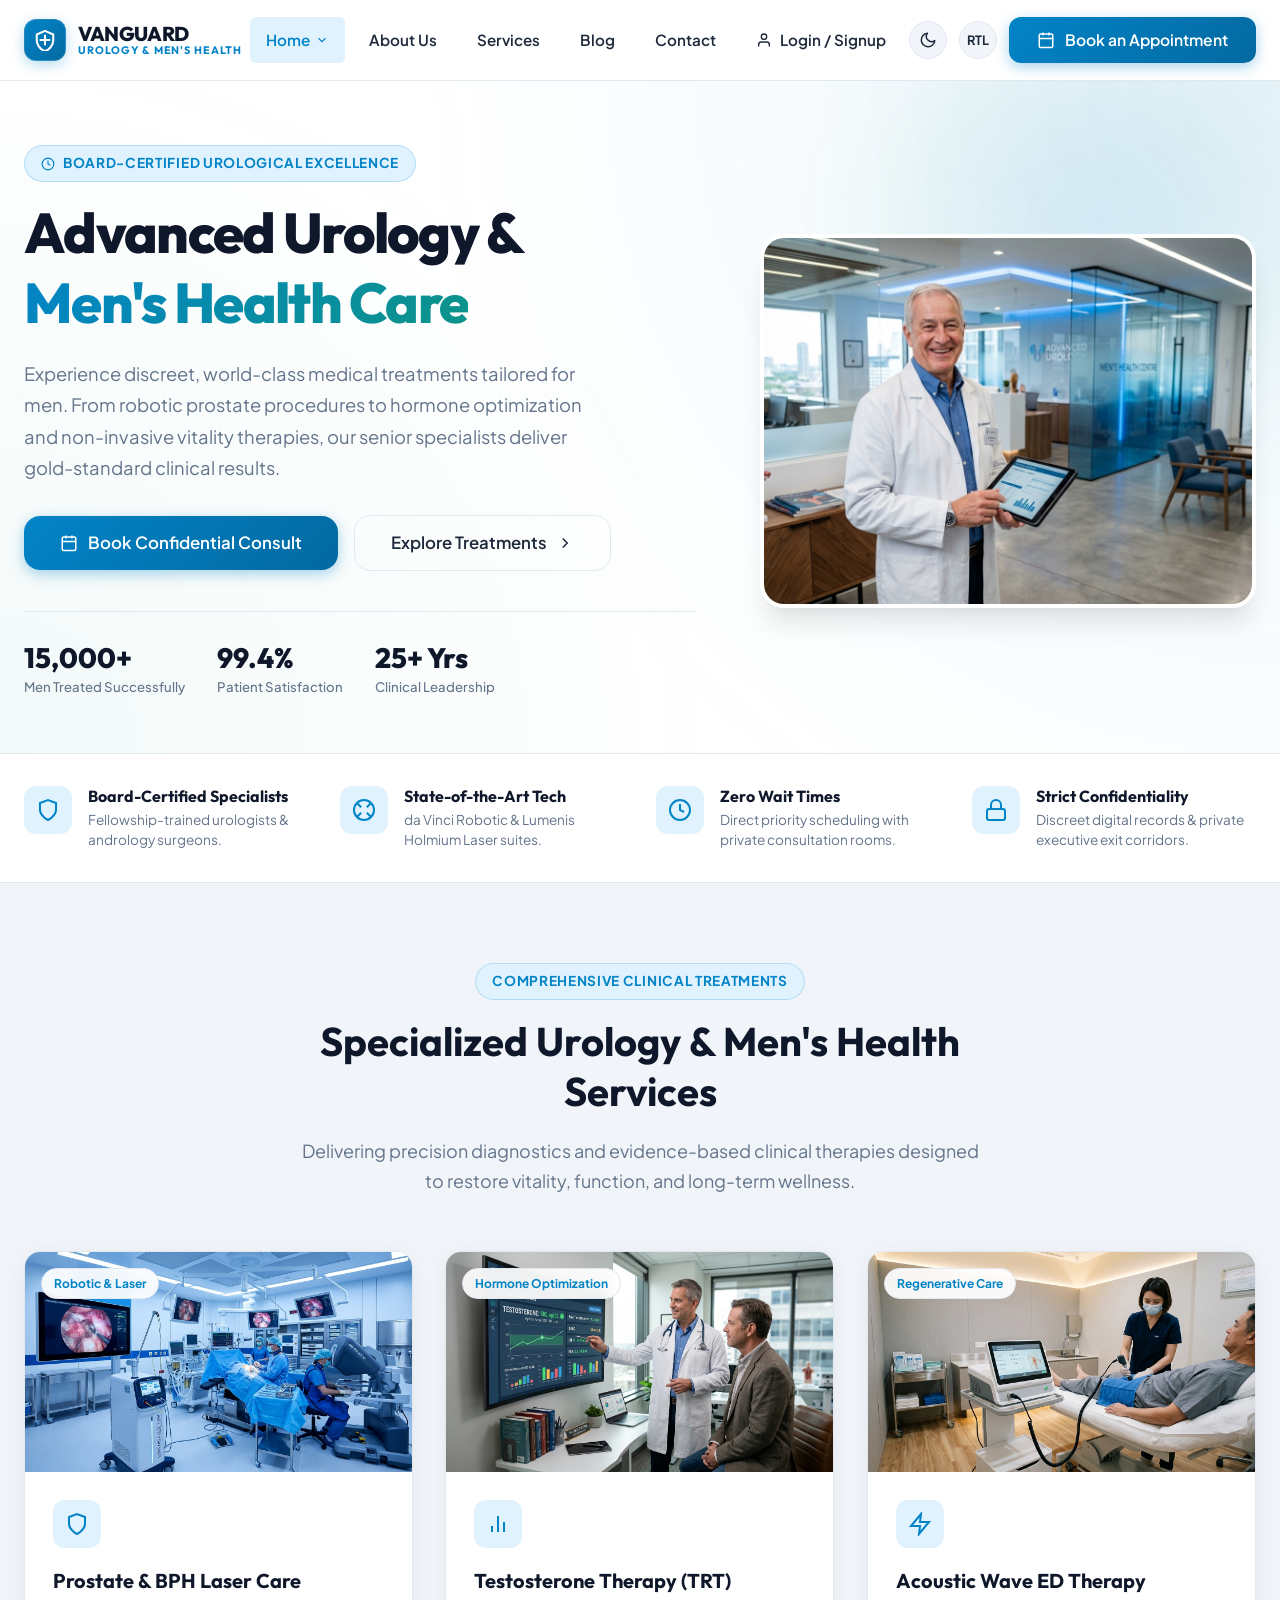
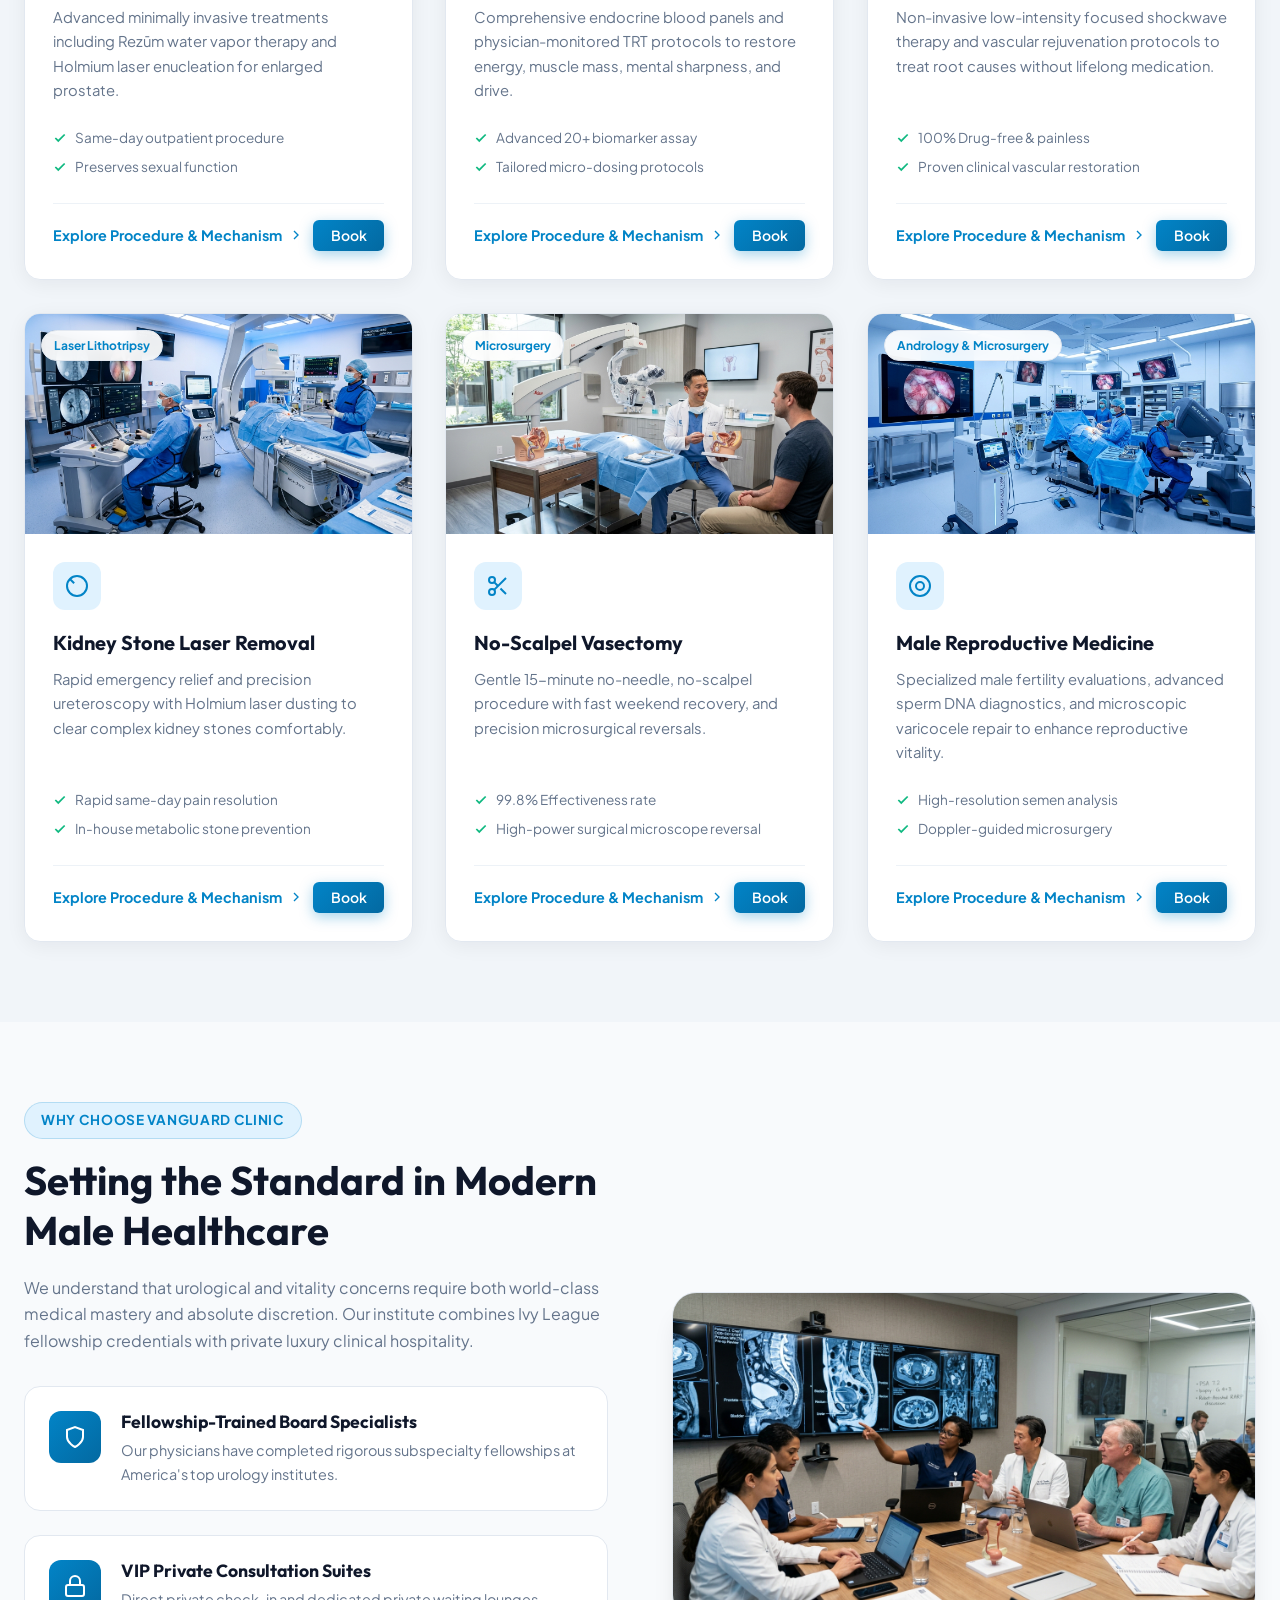
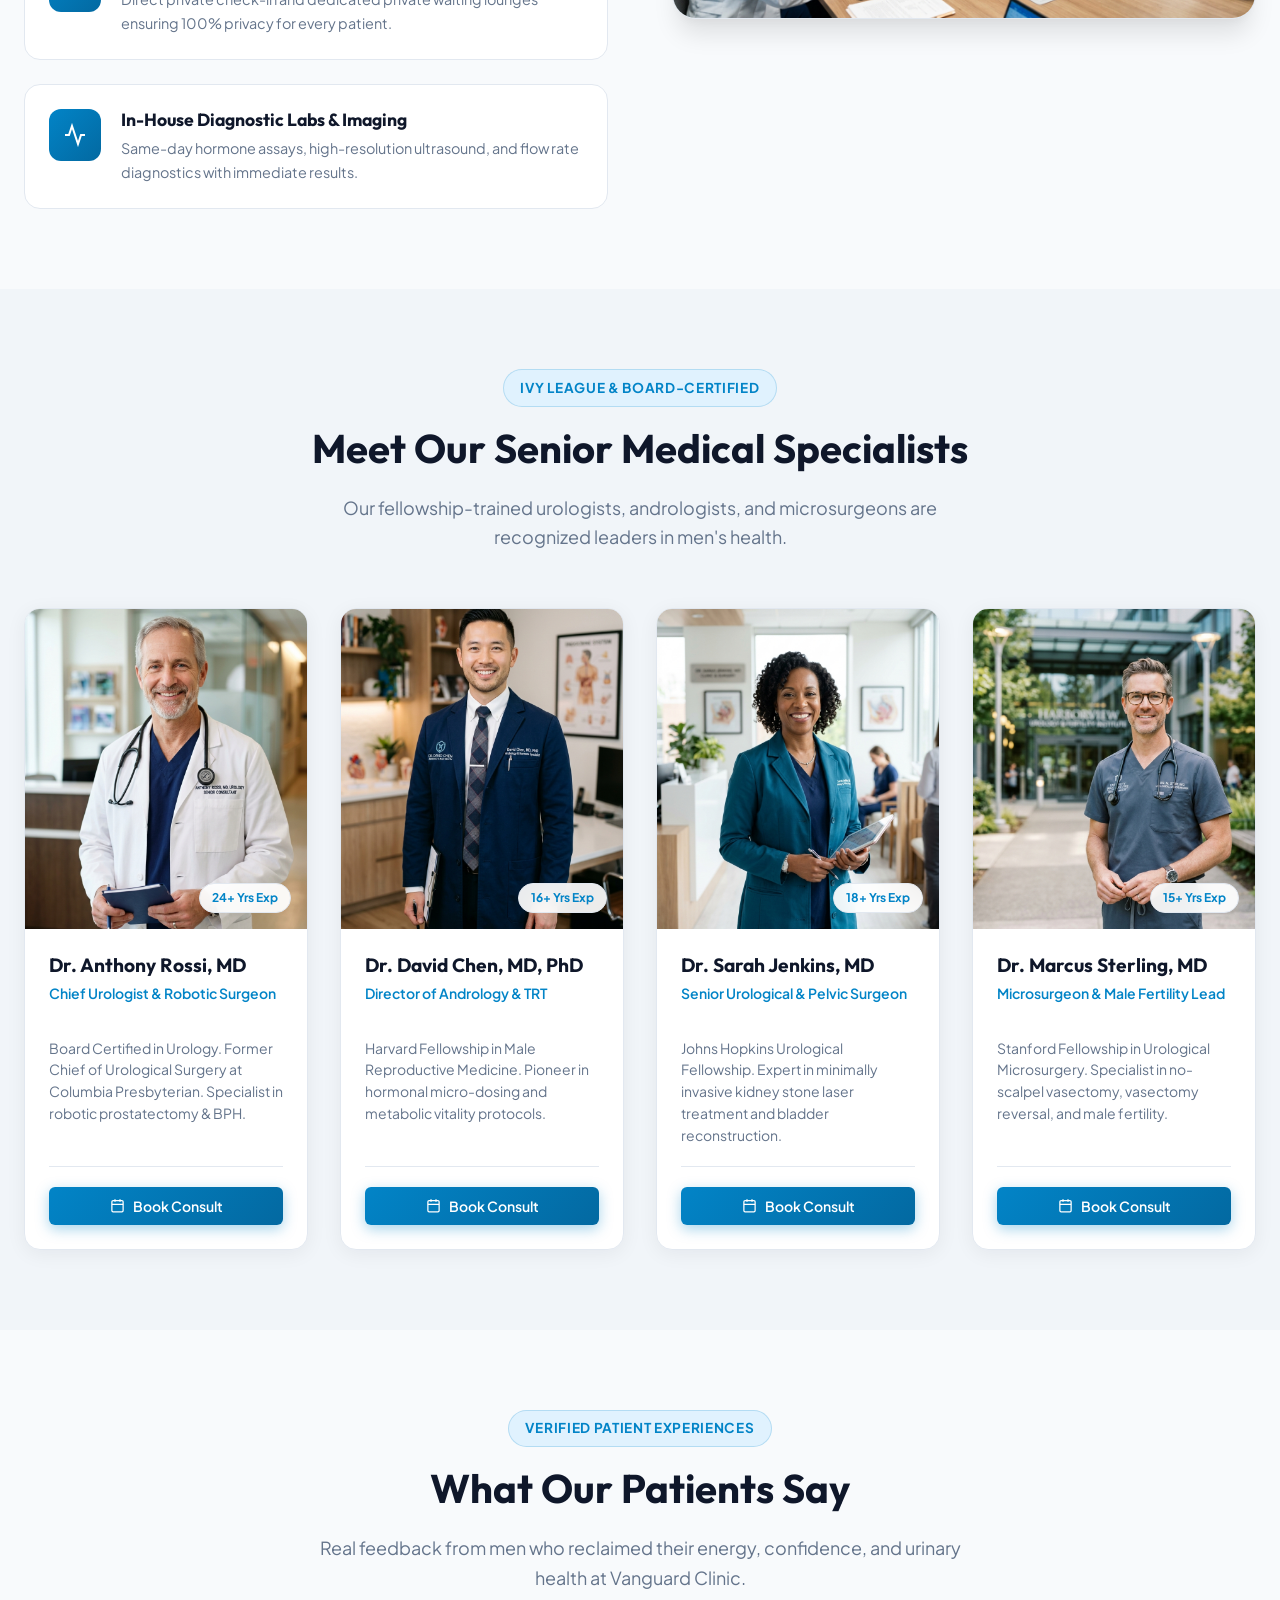
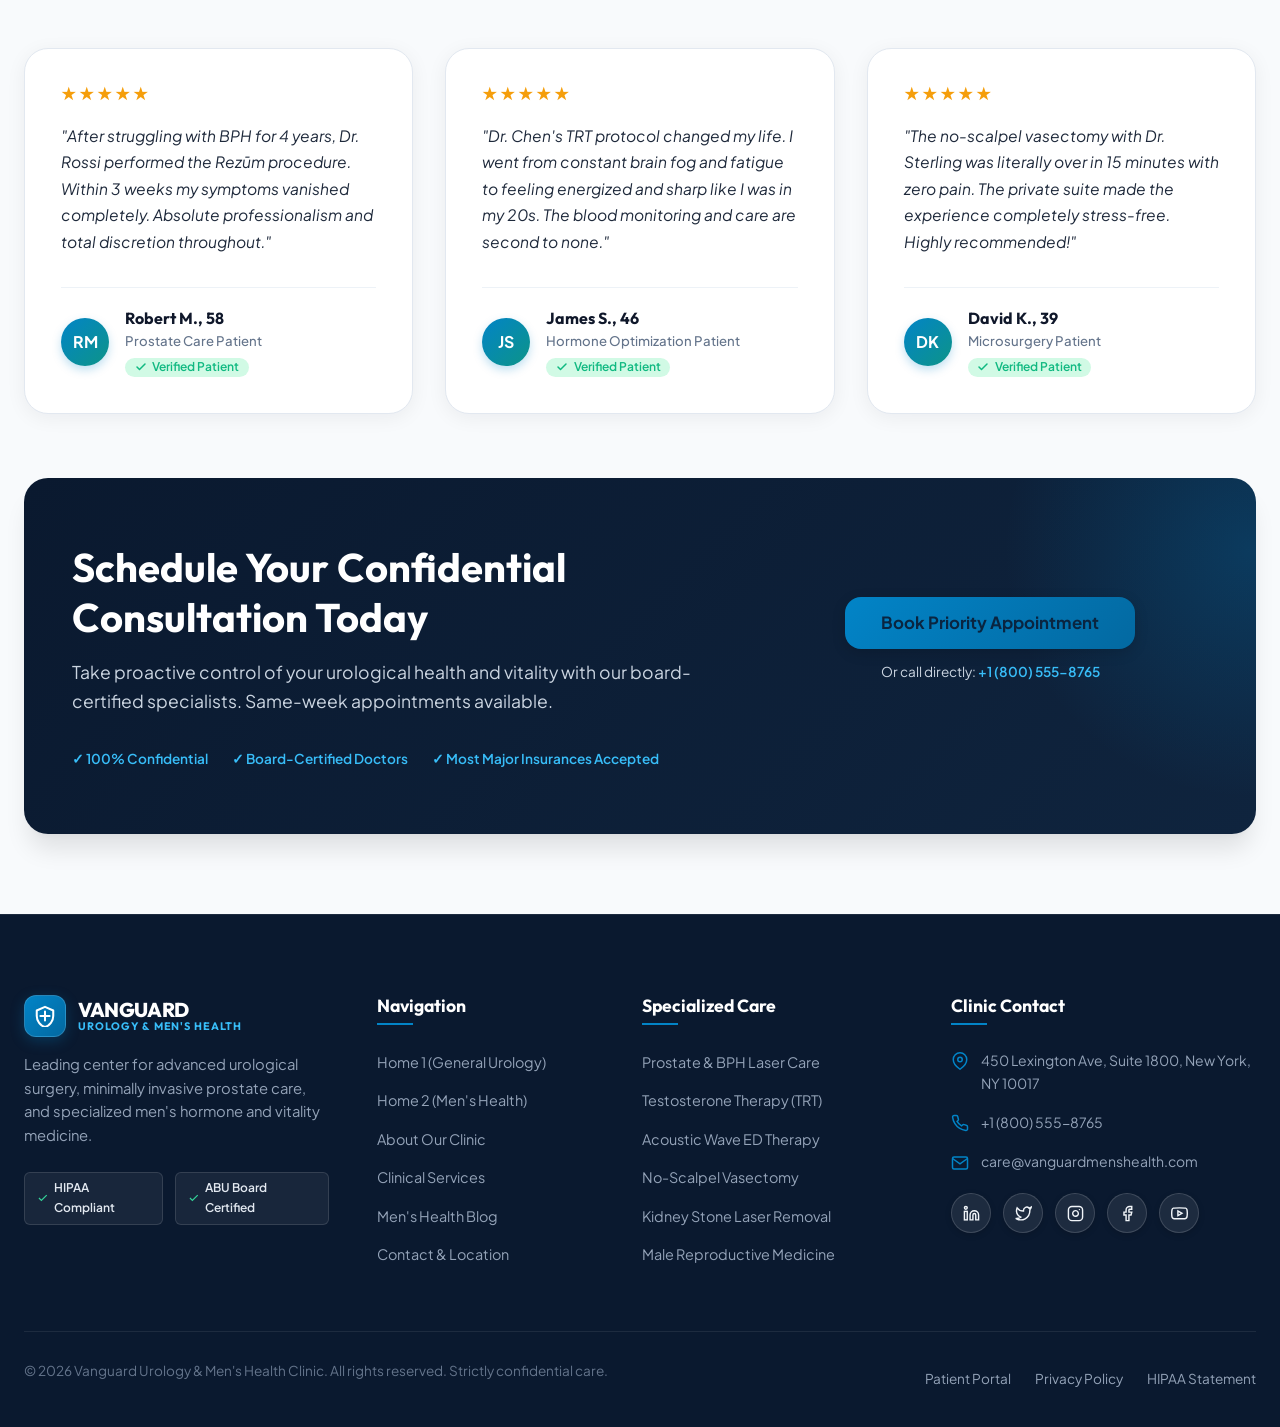
<file: index.html>
<!DOCTYPE html>
<html lang="en" data-theme="light" dir="ltr">
<head>
  <meta charset="UTF-8">
  <meta name="viewport" content="width=device-width, initial-scale=1.0">
  <meta name="description" content="Vanguard Urology & Men's Health Clinic provides board-certified, discreet, and advanced urological care, prostate treatment, TRT, and male vitality solutions.">
  <meta name="keywords" content="urology clinic, men's health, prostate treatment, low testosterone, TRT, ED therapy, vasectomy, kidney stones">
  <title>Vanguard Urology & Men's Health Clinic | Premier Care & Vitality</title>
  
  <!-- Favicon -->
  <link rel="icon" type="image/svg+xml" href="assets/icons/favicon.svg">
  
  <!-- Master Stylesheet -->
  <link rel="stylesheet" href="assets/css/style.css">
</head>
<body>

  <!-- Header & Navigation (Starts directly at top) -->
  <header class="header-wrapper">
    <div class="container nav-container">
      <!-- Logo -->
      <a href="index.html" class="brand-logo" id="header-brand-logo">
        <div class="brand-logo-icon">
          <svg width="22" height="22" viewBox="0 0 24 24" fill="none" stroke="currentColor" stroke-width="2.2" stroke-linecap="round" stroke-linejoin="round">
            <path d="M12 2L3 6v6c0 5.55 3.84 10.74 9 12 5.16-1.26 9-6.45 9-12V6l-9-4z"></path>
            <path d="M12 7v10M7 12h10"></path>
          </svg>
        </div>
        <div class="brand-logo-text">
          <span class="brand-title">VANGUARD</span>
          <span class="brand-subtitle">Urology & Men's Health</span>
        </div>
      </a>

      <!-- Main Navigation Menu (Strictly: Home with Home 1/2 dropdown, About Us, Services, Blog, Contact) -->
      <nav class="nav-menu" aria-label="Main Navigation">
        <div class="nav-item has-dropdown">
          <a href="index.html" class="nav-link active">
            <span>Home</span>
            <svg class="dropdown-arrow" width="14" height="14" viewBox="0 0 24 24" fill="none" stroke="currentColor" stroke-width="2"><polyline points="6 9 12 15 18 9"></polyline></svg>
          </a>
          <div class="dropdown-menu">
            <a href="index.html" class="dropdown-link active">Home 1</a>
            <a href="home-2.html" class="dropdown-link">Home 2</a>
          </div>
        </div>
        <div class="nav-item">
          <a href="about.html" class="nav-link">About Us</a>
        </div>
        <div class="nav-item">
          <a href="services.html" class="nav-link">Services</a>
        </div>
        <div class="nav-item">
          <a href="blog.html" class="nav-link">Blog</a>
        </div>
        <div class="nav-item">
          <a href="contact.html" class="nav-link">Contact</a>
        </div>
        <div class="nav-item">
          <a href="login.html" class="nav-link nav-auth-link" aria-label="Patient Portal Login and Signup">
            <svg class="nav-auth-icon" width="16" height="16" viewBox="0 0 24 24" fill="none" stroke="currentColor" stroke-width="2" stroke-linecap="round" stroke-linejoin="round" aria-hidden="true"><path d="M20 21v-2a4 4 0 0 0-4-4H8a4 4 0 0 0-4 4v2"></path><circle cx="12" cy="7" r="4"></circle></svg>
            <span>Login / Signup</span>
          </a>
        </div>
      </nav>

      <!-- Header Action Controls & Primary CTA -->
      <div class="header-actions">
        <!-- Theme Switcher -->
        <button type="button" class="theme-toggle-btn" aria-label="Toggle Dark/Light Mode" title="Toggle Theme">
          <svg width="18" height="18" viewBox="0 0 24 24" fill="none" stroke="currentColor" stroke-width="2"><path d="M21 12.79A9 9 0 1 1 11.21 3 7 7 0 0 0 21 12.79z"></path></svg>
        </button>

        <!-- RTL Switcher -->
        <button type="button" class="rtl-toggle-btn" aria-label="Toggle RTL Mode" title="Toggle RTL">RTL</button>

        <!-- Primary CTA Button -->
        <button type="button" class="btn btn-primary header-cta-btn btn-book-appointment">
          <svg width="18" height="18" viewBox="0 0 24 24" fill="none" stroke="currentColor" stroke-width="2"><rect x="3" y="4" width="18" height="18" rx="2" ry="2"></rect><line x1="16" y1="2" x2="16" y2="6"></line><line x1="8" y1="2" x2="8" y2="6"></line><line x1="3" y1="10" x2="21" y2="10"></line></svg>
          <span>Book an Appointment</span>
        </button>

        <!-- Mobile Menu Toggle -->
        <button type="button" class="mobile-toggle" aria-label="Toggle Mobile Menu">
          <span></span>
          <span></span>
          <span></span>
        </button>
      </div>
    </div>
  </header>

  <!-- Mobile Navigation Drawer -->
  <div class="mobile-drawer" id="mobile-drawer">
    <div class="mobile-drawer-content">
      <div class="mobile-drawer-header">
        <a href="index.html" class="brand-logo">
          <div class="brand-logo-icon">
            <svg width="22" height="22" viewBox="0 0 24 24" fill="none" stroke="currentColor" stroke-width="2.2" stroke-linecap="round" stroke-linejoin="round">
            <path d="M12 2L3 6v6c0 5.55 3.84 10.74 9 12 5.16-1.26 9-6.45 9-12V6l-9-4z"></path>
            <path d="M12 7v10M7 12h10"></path>
          </svg>
          </div>
          <div class="brand-logo-text">
            <span class="brand-title" style="font-size:1.1rem;">VANGUARD</span>
            <span class="brand-subtitle" style="font-size:0.6rem;">Urology Care</span>
          </div>
        </a>
        <button type="button" class="drawer-close-btn" aria-label="Close Menu">&times;</button>
      </div>

      <div class="mobile-nav-list">
        <div class="mobile-nav-item">
          <a href="#" class="mobile-nav-link mobile-dropdown-trigger">
            <span>Home</span>
            <svg class="dropdown-arrow" width="16" height="16" viewBox="0 0 24 24" fill="none" stroke="currentColor" stroke-width="2"><polyline points="6 9 12 15 18 9"></polyline></svg>
          </a>
          <div class="mobile-dropdown active">
            <a href="index.html" class="mobile-dropdown-link active">Home 1</a>
            <a href="home-2.html" class="mobile-dropdown-link">Home 2</a>
          </div>
        </div>
        <div class="mobile-nav-item">
          <a href="about.html" class="mobile-nav-link">About Us</a>
        </div>
        <div class="mobile-nav-item">
          <a href="services.html" class="mobile-nav-link">Services</a>
        </div>
        <div class="mobile-nav-item">
          <a href="blog.html" class="mobile-nav-link">Blog</a>
        </div>
        <div class="mobile-nav-item">
          <a href="contact.html" class="mobile-nav-link">Contact</a>
        </div>
        <div class="mobile-nav-item">
          <a href="login.html" class="mobile-nav-link nav-auth-link">
            <svg class="nav-auth-icon" width="16" height="16" viewBox="0 0 24 24" fill="none" stroke="currentColor" stroke-width="2" stroke-linecap="round" stroke-linejoin="round" aria-hidden="true"><path d="M20 21v-2a4 4 0 0 0-4-4H8a4 4 0 0 0-4 4v2"></path><circle cx="12" cy="7" r="4"></circle></svg>
            <span>Login / Signup</span>
          </a>
        </div>
      </div>

      <div class="mobile-drawer-footer">
        <button type="button" class="btn btn-primary btn-book-appointment" style="width: 100%; margin-bottom: 1rem;">
          Book an Appointment
        </button>
        <p style="font-size: 0.8rem; color: var(--text-muted); text-align: center;">
          📞 Confidential: +1 (800) 555-8765
        </p>
      </div>
    </div>
  </div>

  <main id="main-content">
    
    <!-- SECTION 1: Hero Section -->
    <section class="hero-section">
      <div class="container">
        <div class="hero-grid">
          <div class="hero-content">
            <div class="section-badge">
              <svg width="14" height="14" viewBox="0 0 24 24" fill="none" stroke="currentColor" stroke-width="2"><circle cx="12" cy="12" r="10"></circle><polyline points="12 6 12 12 16 14"></polyline></svg>
              Board-Certified Urological Excellence
            </div>
            <h1 class="hero-title">Advanced Urology & <br><span class="text-highlight">Men's Health Care</span></h1>
            <p class="hero-desc">
              Experience discreet, world-class medical treatments tailored for men. From robotic prostate procedures to hormone optimization and non-invasive vitality therapies, our senior specialists deliver gold-standard clinical results.
            </p>
            <div class="hero-actions">
              <button type="button" class="btn btn-primary btn-lg btn-book-appointment">
                <svg width="18" height="18" viewBox="0 0 24 24" fill="none" stroke="currentColor" stroke-width="2"><rect x="3" y="4" width="18" height="18" rx="2" ry="2"></rect><line x1="16" y1="2" x2="16" y2="6"></line><line x1="8" y1="2" x2="8" y2="6"></line><line x1="3" y1="10" x2="21" y2="10"></line></svg>
                <span>Book Confidential Consult</span>
              </button>
              <a href="services.html" class="btn btn-outline btn-lg">
                <span>Explore Treatments</span>
                <svg class="svg-arrow" width="18" height="18" viewBox="0 0 24 24" fill="none" stroke="currentColor" stroke-width="2"><polyline points="9 18 15 12 9 6"></polyline></svg>
              </a>
            </div>
            
            <div class="hero-stats-row">
              <div class="hero-stat-item">
                <span class="stat-number">15,000+</span>
                <span class="stat-label">Men Treated Successfully</span>
              </div>
              <div class="hero-stat-item">
                <span class="stat-number">99.4%</span>
                <span class="stat-label">Patient Satisfaction</span>
              </div>
              <div class="hero-stat-item">
                <span class="stat-number">25+ Yrs</span>
                <span class="stat-label">Clinical Leadership</span>
              </div>
            </div>
          </div>

          <div class="hero-media">
            <div class="hero-image-wrapper">
              <img src="assets/images/hero-home1.jpg" alt="Senior Chief Urologist consulting in modern clinic" width="640" height="480">
            </div>
          </div>
        </div>
      </div>
    </section>

    <!-- SECTION 2: Highlights / Trust Ticker -->
    <section class="highlight-bar">
      <div class="container">
        <div class="highlight-grid">
          <div class="highlight-item">
            <div class="highlight-icon">
              <svg width="24" height="24" viewBox="0 0 24 24" fill="none" stroke="currentColor" stroke-width="2"><path d="M12 22s8-4 8-10V5l-8-3-8 3v7c0 6 8 10 8 10z"></path></svg>
            </div>
            <div class="highlight-content">
              <h4>Board-Certified Specialists</h4>
              <p>Fellowship-trained urologists & andrology surgeons.</p>
            </div>
          </div>
          <div class="highlight-item">
            <div class="highlight-icon">
              <svg width="24" height="24" viewBox="0 0 24 24" fill="none" stroke="currentColor" stroke-width="2"><circle cx="12" cy="12" r="10"></circle><path d="m4.93 4.93 4.24 4.24"></path><path d="m14.83 9.17 4.24-4.24"></path><path d="m14.83 14.83 4.24 4.24"></path><path d="m9.17 14.83-4.24 4.24"></path></svg>
            </div>
            <div class="highlight-content">
              <h4>State-of-the-Art Tech</h4>
              <p>da Vinci Robotic & Lumenis Holmium Laser suites.</p>
            </div>
          </div>
          <div class="highlight-item">
            <div class="highlight-icon">
              <svg width="24" height="24" viewBox="0 0 24 24" fill="none" stroke="currentColor" stroke-width="2"><circle cx="12" cy="12" r="10"></circle><polyline points="12 6 12 12 16 14"></polyline></svg>
            </div>
            <div class="highlight-content">
              <h4>Zero Wait Times</h4>
              <p>Direct priority scheduling with private consultation rooms.</p>
            </div>
          </div>
          <div class="highlight-item">
            <div class="highlight-icon">
              <svg width="24" height="24" viewBox="0 0 24 24" fill="none" stroke="currentColor" stroke-width="2"><rect x="3" y="11" width="18" height="11" rx="2" ry="2"></rect><path d="M7 11V7a5 5 0 0 1 10 0v4"></path></svg>
            </div>
            <div class="highlight-content">
              <h4>Strict Confidentiality</h4>
              <p>Discreet digital records & private executive exit corridors.</p>
            </div>
          </div>
        </div>
      </div>
    </section>

    <!-- SECTION 3: Key Services Section -->
    <section class="section bg-alt" id="key-services">
      <div class="container">
        <div class="section-header text-center">
          <span class="section-badge">Comprehensive Clinical Treatments</span>
          <h2>Specialized Urology & Men's Health Services</h2>
          <p class="section-subtitle">Delivering precision diagnostics and evidence-based clinical therapies designed to restore vitality, function, and long-term wellness.</p>
        </div>

        <div class="cards-grid">
          <!-- Service Card 1 -->
          <article class="service-card">
            <div class="service-card-media">
              <img src="assets/images/service-prostate.jpg" alt="Prostate & BPH Laser Care">
              <span class="service-badge-pill">Robotic & Laser</span>
            </div>
            <div class="service-card-body">
              <div class="service-icon-wrap">
                <svg width="24" height="24" viewBox="0 0 24 24" fill="none" stroke="currentColor" stroke-width="2"><path d="M12 22s8-4 8-10V5l-8-3-8 3v7c0 6 8 10 8 10z"></path></svg>
              </div>
              <h3>Prostate & BPH Laser Care</h3>
              <p>Advanced minimally invasive treatments including Rezūm water vapor therapy and Holmium laser enucleation for enlarged prostate.</p>
              <ul class="service-features-list">
                <li><svg width="14" height="14" viewBox="0 0 24 24" fill="none" stroke="currentColor" stroke-width="3"><polyline points="20 6 9 17 4 12"></polyline></svg> Same-day outpatient procedure</li>
                <li><svg width="14" height="14" viewBox="0 0 24 24" fill="none" stroke="currentColor" stroke-width="3"><polyline points="20 6 9 17 4 12"></polyline></svg> Preserves sexual function</li>
              </ul>
              <div class="service-card-footer">
                <a href="service-details.html#prostate" class="service-link">
                  <span>Explore Procedure & Mechanism</span>
                  <svg class="svg-arrow" width="16" height="16" viewBox="0 0 24 24" fill="none" stroke="currentColor" stroke-width="2"><polyline points="9 18 15 12 9 6"></polyline></svg>
                </a>
                <button type="button" class="btn btn-sm btn-primary btn-book-appointment" data-service="Prostate & BPH Laser Care">Book</button>
              </div>
            </div>
          </article>

          <!-- Service Card 2 -->
          <article class="service-card">
            <div class="service-card-media">
              <img src="assets/images/service-trt.jpg" alt="Testosterone Therapy (TRT)">
              <span class="service-badge-pill">Hormone Optimization</span>
            </div>
            <div class="service-card-body">
              <div class="service-icon-wrap">
                <svg width="24" height="24" viewBox="0 0 24 24" fill="none" stroke="currentColor" stroke-width="2"><path d="M18 20V10M12 20V4M6 20v-6"></path></svg>
              </div>
              <h3>Testosterone Therapy (TRT)</h3>
              <p>Comprehensive endocrine blood panels and physician-monitored TRT protocols to restore energy, muscle mass, mental sharpness, and drive.</p>
              <ul class="service-features-list">
                <li><svg width="14" height="14" viewBox="0 0 24 24" fill="none" stroke="currentColor" stroke-width="3"><polyline points="20 6 9 17 4 12"></polyline></svg> Advanced 20+ biomarker assay</li>
                <li><svg width="14" height="14" viewBox="0 0 24 24" fill="none" stroke="currentColor" stroke-width="3"><polyline points="20 6 9 17 4 12"></polyline></svg> Tailored micro-dosing protocols</li>
              </ul>
              <div class="service-card-footer">
                <a href="service-details.html#trt" class="service-link">
                  <span>Explore Procedure & Mechanism</span>
                  <svg class="svg-arrow" width="16" height="16" viewBox="0 0 24 24" fill="none" stroke="currentColor" stroke-width="2"><polyline points="9 18 15 12 9 6"></polyline></svg>
                </a>
                <button type="button" class="btn btn-sm btn-primary btn-book-appointment" data-service="Testosterone Therapy (TRT)">Book</button>
              </div>
            </div>
          </article>

          <!-- Service Card 3 -->
          <article class="service-card">
            <div class="service-card-media">
              <img src="assets/images/service-ed.jpg" alt="Acoustic Wave ED Therapy">
              <span class="service-badge-pill">Regenerative Care</span>
            </div>
            <div class="service-card-body">
              <div class="service-icon-wrap">
                <svg width="24" height="24" viewBox="0 0 24 24" fill="none" stroke="currentColor" stroke-width="2"><polygon points="13 2 3 14 12 14 11 22 21 10 12 10 13 2"></polygon></svg>
              </div>
              <h3>Acoustic Wave ED Therapy</h3>
              <p>Non-invasive low-intensity focused shockwave therapy and vascular rejuvenation protocols to treat root causes without lifelong medication.</p>
              <ul class="service-features-list">
                <li><svg width="14" height="14" viewBox="0 0 24 24" fill="none" stroke="currentColor" stroke-width="3"><polyline points="20 6 9 17 4 12"></polyline></svg> 100% Drug-free & painless</li>
                <li><svg width="14" height="14" viewBox="0 0 24 24" fill="none" stroke="currentColor" stroke-width="3"><polyline points="20 6 9 17 4 12"></polyline></svg> Proven clinical vascular restoration</li>
              </ul>
              <div class="service-card-footer">
                <a href="service-details.html#ed" class="service-link">
                  <span>Explore Procedure & Mechanism</span>
                  <svg class="svg-arrow" width="16" height="16" viewBox="0 0 24 24" fill="none" stroke="currentColor" stroke-width="2"><polyline points="9 18 15 12 9 6"></polyline></svg>
                </a>
                <button type="button" class="btn btn-sm btn-primary btn-book-appointment" data-service="Acoustic Wave ED Therapy">Book</button>
              </div>
            </div>
          </article>

          <!-- Service Card 4 -->
          <article class="service-card">
            <div class="service-card-media">
              <img src="assets/images/service-kidney.jpg" alt="Kidney Stone Laser Removal">
              <span class="service-badge-pill">Laser Lithotripsy</span>
            </div>
            <div class="service-card-body">
              <div class="service-icon-wrap">
                <svg width="24" height="24" viewBox="0 0 24 24" fill="none" stroke="currentColor" stroke-width="2"><circle cx="12" cy="12" r="10"></circle><path d="m4.93 4.93 4.24 4.24"></path></svg>
              </div>
              <h3>Kidney Stone Laser Removal</h3>
              <p>Rapid emergency relief and precision ureteroscopy with Holmium laser dusting to clear complex kidney stones comfortably.</p>
              <ul class="service-features-list">
                <li><svg width="14" height="14" viewBox="0 0 24 24" fill="none" stroke="currentColor" stroke-width="3"><polyline points="20 6 9 17 4 12"></polyline></svg> Rapid same-day pain resolution</li>
                <li><svg width="14" height="14" viewBox="0 0 24 24" fill="none" stroke="currentColor" stroke-width="3"><polyline points="20 6 9 17 4 12"></polyline></svg> In-house metabolic stone prevention</li>
              </ul>
              <div class="service-card-footer">
                <a href="service-details.html#kidney" class="service-link">
                  <span>Explore Procedure & Mechanism</span>
                  <svg class="svg-arrow" width="16" height="16" viewBox="0 0 24 24" fill="none" stroke="currentColor" stroke-width="2"><polyline points="9 18 15 12 9 6"></polyline></svg>
                </a>
                <button type="button" class="btn btn-sm btn-primary btn-book-appointment" data-service="Kidney Stone Laser Removal">Book</button>
              </div>
            </div>
          </article>

          <!-- Service Card 5 -->
          <article class="service-card">
            <div class="service-card-media">
              <img src="assets/images/service-vasectomy.jpg" alt="No-Scalpel Vasectomy">
              <span class="service-badge-pill">Microsurgery</span>
            </div>
            <div class="service-card-body">
              <div class="service-icon-wrap">
                <svg width="24" height="24" viewBox="0 0 24 24" fill="none" stroke="currentColor" stroke-width="2"><circle cx="6" cy="6" r="3"></circle><circle cx="6" cy="18" r="3"></circle><line x1="20" y1="4" x2="8.12" y2="15.88"></line><line x1="14.47" y1="14.48" x2="20" y2="20"></line><line x1="8.12" y1="8.12" x2="12" y2="12"></line></svg>
              </div>
              <h3>No-Scalpel Vasectomy</h3>
              <p>Gentle 15-minute no-needle, no-scalpel procedure with fast weekend recovery, and precision microsurgical reversals.</p>
              <ul class="service-features-list">
                <li><svg width="14" height="14" viewBox="0 0 24 24" fill="none" stroke="currentColor" stroke-width="3"><polyline points="20 6 9 17 4 12"></polyline></svg> 99.8% Effectiveness rate</li>
                <li><svg width="14" height="14" viewBox="0 0 24 24" fill="none" stroke="currentColor" stroke-width="3"><polyline points="20 6 9 17 4 12"></polyline></svg> High-power surgical microscope reversal</li>
              </ul>
              <div class="service-card-footer">
                <a href="service-details.html#vasectomy" class="service-link">
                  <span>Explore Procedure & Mechanism</span>
                  <svg class="svg-arrow" width="16" height="16" viewBox="0 0 24 24" fill="none" stroke="currentColor" stroke-width="2"><polyline points="9 18 15 12 9 6"></polyline></svg>
                </a>
                <button type="button" class="btn btn-sm btn-primary btn-book-appointment" data-service="No-Scalpel Vasectomy">Book</button>
              </div>
            </div>
          </article>

          <!-- Service Card 6 -->
          <article class="service-card">
            <div class="service-card-media">
              <img src="assets/images/service-fertility.jpg" alt="Male Reproductive Medicine">
              <span class="service-badge-pill">Andrology & Microsurgery</span>
            </div>
            <div class="service-card-body">
              <div class="service-icon-wrap">
                <svg width="24" height="24" viewBox="0 0 24 24" fill="none" stroke="currentColor" stroke-width="2"><circle cx="12" cy="12" r="10"></circle><circle cx="12" cy="12" r="4"></circle></svg>
              </div>
              <h3>Male Reproductive Medicine</h3>
              <p>Specialized male fertility evaluations, advanced sperm DNA diagnostics, and microscopic varicocele repair to enhance reproductive vitality.</p>
              <ul class="service-features-list">
                <li><svg width="14" height="14" viewBox="0 0 24 24" fill="none" stroke="currentColor" stroke-width="3"><polyline points="20 6 9 17 4 12"></polyline></svg> High-resolution semen analysis</li>
                <li><svg width="14" height="14" viewBox="0 0 24 24" fill="none" stroke="currentColor" stroke-width="3"><polyline points="20 6 9 17 4 12"></polyline></svg> Doppler-guided microsurgery</li>
              </ul>
              <div class="service-card-footer">
                <a href="service-details.html#fertility" class="service-link">
                  <span>Explore Procedure & Mechanism</span>
                  <svg class="svg-arrow" width="16" height="16" viewBox="0 0 24 24" fill="none" stroke="currentColor" stroke-width="2"><polyline points="9 18 15 12 9 6"></polyline></svg>
                </a>
                <button type="button" class="btn btn-sm btn-primary btn-book-appointment" data-service="Male Reproductive Medicine">Book</button>
              </div>
            </div>
          </article>
        </div>
      </div>
    </section>

    <!-- SECTION 4: Why Choose Us / Clinical Features -->
    <section class="section" id="why-choose-us">
      <div class="container">
        <div class="features-grid-split">
          <div class="feature-left">
            <span class="section-badge">Why Choose Vanguard Clinic</span>
            <h2>Setting the Standard in Modern Male Healthcare</h2>
            <p style="margin-bottom: 2rem;">
              We understand that urological and vitality concerns require both world-class medical mastery and absolute discretion. Our institute combines Ivy League fellowship credentials with private luxury clinical hospitality.
            </p>
            <div class="feature-list-group">
              <div class="feature-box">
                <div class="feature-icon-badge">
                  <svg width="24" height="24" viewBox="0 0 24 24" fill="none" stroke="currentColor" stroke-width="2"><path d="M12 22s8-4 8-10V5l-8-3-8 3v7c0 6 8 10 8 10z"></path></svg>
                </div>
                <div class="feature-content">
                  <h4>Fellowship-Trained Board Specialists</h4>
                  <p>Our physicians have completed rigorous subspecialty fellowships at America's top urology institutes.</p>
                </div>
              </div>

              <div class="feature-box">
                <div class="feature-icon-badge">
                  <svg width="24" height="24" viewBox="0 0 24 24" fill="none" stroke="currentColor" stroke-width="2"><rect x="3" y="11" width="18" height="11" rx="2" ry="2"></rect><path d="M7 11V7a5 5 0 0 1 10 0v4"></path></svg>
                </div>
                <div class="feature-content">
                  <h4>VIP Private Consultation Suites</h4>
                  <p>Direct private check-in and dedicated private waiting lounges ensuring 100% privacy for every patient.</p>
                </div>
              </div>

              <div class="feature-box">
                <div class="feature-icon-badge">
                  <svg width="24" height="24" viewBox="0 0 24 24" fill="none" stroke="currentColor" stroke-width="2"><path d="M22 12h-4l-3 9L9 3l-3 9H2"></path></svg>
                </div>
                <div class="feature-content">
                  <h4>In-House Diagnostic Labs & Imaging</h4>
                  <p>Same-day hormone assays, high-resolution ultrasound, and flow rate diagnostics with immediate results.</p>
                </div>
              </div>
            </div>
          </div>

          <div class="feature-right">
            <div class="feature-image-wrapper">
              <img src="assets/images/about-team.jpg" alt="Vanguard Medical Team in clinical conference room" width="600" height="420">
            </div>
          </div>
        </div>
      </div>
    </section>

    <!-- SECTION 5: Senior Specialists / Doctors -->
    <section class="section bg-alt" id="medical-team">
      <div class="container">
        <div class="section-header text-center">
          <span class="section-badge">Ivy League & Board-Certified</span>
          <h2>Meet Our Senior Medical Specialists</h2>
          <p class="section-subtitle">Our fellowship-trained urologists, andrologists, and microsurgeons are recognized leaders in men's health.</p>
        </div>

        <div class="doctors-grid">
          <!-- Doctor 1 -->
          <article class="doctor-card">
            <div class="doctor-media">
              <img src="assets/images/dr-anthony-rossi.jpg" alt="Dr. Anthony Rossi, MD - Senior Consultant Urologist">
              <span class="doctor-badge-exp">24+ Yrs Exp</span>
            </div>
            <div class="doctor-info">
              <h4>Dr. Anthony Rossi, MD</h4>
              <span class="doctor-role">Chief Urologist & Robotic Surgeon</span>
              <p class="doctor-creds">Board Certified in Urology. Former Chief of Urological Surgery at Columbia Presbyterian. Specialist in robotic prostatectomy & BPH.</p>
              <div class="doctor-card-footer">
                <button type="button" class="btn btn-sm btn-primary btn-book-appointment" data-doctor="Dr. Anthony Rossi, MD">
                  <svg width="15" height="15" viewBox="0 0 24 24" fill="none" stroke="currentColor" stroke-width="2"><rect x="3" y="4" width="18" height="18" rx="2" ry="2"></rect><line x1="16" y1="2" x2="16" y2="6"></line><line x1="8" y1="2" x2="8" y2="6"></line><line x1="3" y1="10" x2="21" y2="10"></line></svg>
                  <span>Book Consult</span>
                </button>
              </div>
            </div>
          </article>

          <!-- Doctor 2 -->
          <article class="doctor-card">
            <div class="doctor-media">
              <img src="assets/images/dr-david-chen.jpg" alt="Dr. David Chen, MD, PhD - Andrology & Hormone Specialist">
              <span class="doctor-badge-exp">16+ Yrs Exp</span>
            </div>
            <div class="doctor-info">
              <h4>Dr. David Chen, MD, PhD</h4>
              <span class="doctor-role">Director of Andrology & TRT</span>
              <p class="doctor-creds">Harvard Fellowship in Male Reproductive Medicine. Pioneer in hormonal micro-dosing and metabolic vitality protocols.</p>
              <div class="doctor-card-footer">
                <button type="button" class="btn btn-sm btn-primary btn-book-appointment" data-doctor="Dr. David Chen, MD, PhD">
                  <svg width="15" height="15" viewBox="0 0 24 24" fill="none" stroke="currentColor" stroke-width="2"><rect x="3" y="4" width="18" height="18" rx="2" ry="2"></rect><line x1="16" y1="2" x2="16" y2="6"></line><line x1="8" y1="2" x2="8" y2="6"></line><line x1="3" y1="10" x2="21" y2="10"></line></svg>
                  <span>Book Consult</span>
                </button>
              </div>
            </div>
          </article>

          <!-- Doctor 3 -->
          <article class="doctor-card">
            <div class="doctor-media">
              <img src="assets/images/dr-sarah-jenkins.jpg" alt="Dr. Sarah Jenkins, MD - Urological Surgeon">
              <span class="doctor-badge-exp">18+ Yrs Exp</span>
            </div>
            <div class="doctor-info">
              <h4>Dr. Sarah Jenkins, MD</h4>
              <span class="doctor-role">Senior Urological & Pelvic Surgeon</span>
              <p class="doctor-creds">Johns Hopkins Urological Fellowship. Expert in minimally invasive kidney stone laser treatment and bladder reconstruction.</p>
              <div class="doctor-card-footer">
                <button type="button" class="btn btn-sm btn-primary btn-book-appointment" data-doctor="Dr. Sarah Jenkins, MD">
                  <svg width="15" height="15" viewBox="0 0 24 24" fill="none" stroke="currentColor" stroke-width="2"><rect x="3" y="4" width="18" height="18" rx="2" ry="2"></rect><line x1="16" y1="2" x2="16" y2="6"></line><line x1="8" y1="2" x2="8" y2="6"></line><line x1="3" y1="10" x2="21" y2="10"></line></svg>
                  <span>Book Consult</span>
                </button>
              </div>
            </div>
          </article>

          <!-- Doctor 4 -->
          <article class="doctor-card">
            <div class="doctor-media">
              <img src="assets/images/dr-marcus-sterling.jpg" alt="Dr. Marcus Sterling, MD - Microsurgeon">
              <span class="doctor-badge-exp">15+ Yrs Exp</span>
            </div>
            <div class="doctor-info">
              <h4>Dr. Marcus Sterling, MD</h4>
              <span class="doctor-role">Microsurgeon & Male Fertility Lead</span>
              <p class="doctor-creds">Stanford Fellowship in Urological Microsurgery. Specialist in no-scalpel vasectomy, vasectomy reversal, and male fertility.</p>
              <div class="doctor-card-footer">
                <button type="button" class="btn btn-sm btn-primary btn-book-appointment" data-doctor="Dr. Marcus Sterling, MD">
                  <svg width="15" height="15" viewBox="0 0 24 24" fill="none" stroke="currentColor" stroke-width="2"><rect x="3" y="4" width="18" height="18" rx="2" ry="2"></rect><line x1="16" y1="2" x2="16" y2="6"></line><line x1="8" y1="2" x2="8" y2="6"></line><line x1="3" y1="10" x2="21" y2="10"></line></svg>
                  <span>Book Consult</span>
                </button>
              </div>
            </div>
          </article>
        </div>
      </div>
    </section>

    <!-- SECTION 6: Patient Testimonials & Fast Appointment CTA -->
    <section class="section">
      <div class="container">
        <div class="section-header text-center">
          <span class="section-badge">Verified Patient Experiences</span>
          <h2>What Our Patients Say</h2>
          <p class="section-subtitle">Real feedback from men who reclaimed their energy, confidence, and urinary health at Vanguard Clinic.</p>
        </div>

        <div class="testimonials-grid" style="margin-bottom: 4rem;">
          <div class="testimonial-card">
            <div class="stars-row">★★★★★</div>
            <p class="testimonial-quote">"After struggling with BPH for 4 years, Dr. Rossi performed the Rezūm procedure. Within 3 weeks my symptoms vanished completely. Absolute professionalism and total discretion throughout."</p>
            <div class="patient-profile">
              <div class="patient-avatar-badge">RM</div>
              <div class="patient-details">
                <h5 class="patient-name">Robert M., 58</h5>
                <p class="patient-treatment">Prostate Care Patient</p>
                <span class="verified-tag"><svg width="12" height="12" viewBox="0 0 24 24" fill="none" stroke="currentColor" stroke-width="3" stroke-linecap="round" stroke-linejoin="round"><polyline points="20 6 9 17 4 12"></polyline></svg> Verified Patient</span>
              </div>
            </div>
          </div>

          <div class="testimonial-card">
            <div class="stars-row">★★★★★</div>
            <p class="testimonial-quote">"Dr. Chen's TRT protocol changed my life. I went from constant brain fog and fatigue to feeling energized and sharp like I was in my 20s. The blood monitoring and care are second to none."</p>
            <div class="patient-profile">
              <div class="patient-avatar-badge">JS</div>
              <div class="patient-details">
                <h5 class="patient-name">James S., 46</h5>
                <p class="patient-treatment">Hormone Optimization Patient</p>
                <span class="verified-tag"><svg width="12" height="12" viewBox="0 0 24 24" fill="none" stroke="currentColor" stroke-width="3" stroke-linecap="round" stroke-linejoin="round"><polyline points="20 6 9 17 4 12"></polyline></svg> Verified Patient</span>
              </div>
            </div>
          </div>

          <div class="testimonial-card">
            <div class="stars-row">★★★★★</div>
            <p class="testimonial-quote">"The no-scalpel vasectomy with Dr. Sterling was literally over in 15 minutes with zero pain. The private suite made the experience completely stress-free. Highly recommended!"</p>
            <div class="patient-profile">
              <div class="patient-avatar-badge">DK</div>
              <div class="patient-details">
                <h5 class="patient-name">David K., 39</h5>
                <p class="patient-treatment">Microsurgery Patient</p>
                <span class="verified-tag"><svg width="12" height="12" viewBox="0 0 24 24" fill="none" stroke="currentColor" stroke-width="3" stroke-linecap="round" stroke-linejoin="round"><polyline points="20 6 9 17 4 12"></polyline></svg> Verified Patient</span>
              </div>
            </div>
          </div>
        </div>

        <!-- CTA Banner Box -->
        <div class="cta-banner">
          <div class="cta-grid">
            <div class="cta-left">
              <h2>Schedule Your Confidential Consultation Today</h2>
              <p>Take proactive control of your urological health and vitality with our board-certified specialists. Same-week appointments available.</p>
              <div class="cta-features">
                <span class="cta-feature-pill">✓ 100% Confidential</span>
                <span class="cta-feature-pill">✓ Board-Certified Doctors</span>
                <span class="cta-feature-pill">✓ Most Major Insurances Accepted</span>
              </div>
            </div>
            <div class="cta-right text-center">
              <button type="button" class="btn btn-white btn-lg btn-book-appointment" style="font-weight: 700;">
                Book Priority Appointment
              </button>
              <p style="font-size: 0.85rem; color: #CBD5E1; margin-top: 0.75rem;">Or call directly: <a href="tel:+18005558765" style="color: #38BDF8; font-weight: 600;">+1 (800) 555-8765</a></p>
            </div>
          </div>
        </div>
      </div>
    </section>

  </main>

  <!-- Global Footer -->
  <footer class="site-footer">
    <div class="container">
      <div class="footer-top-grid">
        <!-- Col 1: Brand Info -->
        <div class="footer-brand">
          <a href="index.html" class="brand-logo" style="margin-bottom: 1rem;">
            <div class="brand-logo-icon">
              <svg width="22" height="22" viewBox="0 0 24 24" fill="none" stroke="currentColor" stroke-width="2.2" stroke-linecap="round" stroke-linejoin="round">
                <path d="M12 2L3 6v6c0 5.55 3.84 10.74 9 12 5.16-1.26 9-6.45 9-12V6l-9-4z"></path>
                <path d="M12 7v10M7 12h10"></path>
              </svg>
            </div>
            <div class="brand-logo-text">
              <span class="brand-title" style="color: #FFFFFF;">VANGUARD</span>
              <span class="brand-subtitle" style="color: #38BDF8;">Urology & Men's Health</span>
            </div>
          </a>
          <p>
            Leading center for advanced urological surgery, minimally invasive prostate care, and specialized men's hormone and vitality medicine.
          </p>
          <div class="footer-badges-row">
            <span class="accreditation-badge">
              <svg width="12" height="12" viewBox="0 0 24 24" fill="none" stroke="#34D399" stroke-width="2.5"><polyline points="20 6 9 17 4 12"></polyline></svg>
              HIPAA Compliant
            </span>
            <span class="accreditation-badge">
              <svg width="12" height="12" viewBox="0 0 24 24" fill="none" stroke="#34D399" stroke-width="2.5"><polyline points="20 6 9 17 4 12"></polyline></svg>
              ABU Board Certified
            </span>
          </div>
        </div>

        <!-- Col 2: Quick Links -->
        <div>
          <h4 class="footer-heading">Navigation</h4>
          <ul class="footer-links-list">
            <li class="footer-link-item"><a href="index.html">Home 1 (General Urology)</a></li>
            <li class="footer-link-item"><a href="home-2.html">Home 2 (Men's Health)</a></li>
            <li class="footer-link-item"><a href="about.html">About Our Clinic</a></li>
            <li class="footer-link-item"><a href="services.html">Clinical Services</a></li>
            <li class="footer-link-item"><a href="blog.html">Men's Health Blog</a></li>
            <li class="footer-link-item"><a href="contact.html">Contact & Location</a></li>
          </ul>
        </div>

        <!-- Col 3: Specialized Care -->
        <div>
          <h4 class="footer-heading">Specialized Care</h4>
          <ul class="footer-links-list">
            <li class="footer-link-item"><a href="service-details.html#prostate">Prostate & BPH Laser Care</a></li>
            <li class="footer-link-item"><a href="service-details.html#trt">Testosterone Therapy (TRT)</a></li>
            <li class="footer-link-item"><a href="service-details.html#ed">Acoustic Wave ED Therapy</a></li>
            <li class="footer-link-item"><a href="service-details.html#vasectomy">No-Scalpel Vasectomy</a></li>
            <li class="footer-link-item"><a href="service-details.html#kidney">Kidney Stone Laser Removal</a></li>
            <li class="footer-link-item"><a href="service-details.html#fertility">Male Reproductive Medicine</a></li>
          </ul>
        </div>

        <!-- Col 4: Clinic Info -->
        <div>
          <h4 class="footer-heading">Clinic Contact</h4>
          <div class="footer-contact-list">
            <div class="footer-contact-item">
              <svg width="18" height="18" viewBox="0 0 24 24" fill="none" stroke="currentColor" stroke-width="2"><path d="M21 10c0 7-9 13-9 13s-9-6-9-13a9 9 0 0 1 18 0z"></path><circle cx="12" cy="10" r="3"></circle></svg>
              <span>450 Lexington Ave, Suite 1800, New York, NY 10017</span>
            </div>
            <div class="footer-contact-item">
              <svg width="18" height="18" viewBox="0 0 24 24" fill="none" stroke="currentColor" stroke-width="2"><path d="M22 16.92v3a2 2 0 0 1-2.18 2 19.79 19.79 0 0 1-8.63-3.07 19.5 19.5 0 0 1-6-6 19.79 19.79 0 0 1-3.07-8.67A2 2 0 0 1 4.11 2h3a2 2 0 0 1 2 1.72 12.84 12.84 0 0 0 .7 2.81 2 2 0 0 1-.45 2.11L8.09 9.91a16 16 0 0 0 6 6l1.27-1.27a2 2 0 0 1 2.11-.45 12.84 12.84 0 0 0 2.81.7A2 2 0 0 1 22 16.92z"></path></svg>
              <span>+1 (800) 555-8765</span>
            </div>
            <div class="footer-contact-item">
              <svg width="18" height="18" viewBox="0 0 24 24" fill="none" stroke="currentColor" stroke-width="2"><path d="M4 4h16c1.1 0 2 .9 2 2v12c0 1.1-.9 2-2 2H4c-1.1 0-2-.9-2-2V6c0-1.1.9-2 2-2z"></path><polyline points="22,6 12,13 2,6"></polyline></svg>
              <span>care@vanguardmenshealth.com</span>
            </div>
          </div>

          <div class="footer-social-row">
            <a href="https://linkedin.com" target="_blank" rel="noopener noreferrer" class="footer-social-btn" aria-label="LinkedIn">
              <svg width="16" height="16" viewBox="0 0 24 24" fill="none" stroke="currentColor" stroke-width="2"><path d="M16 8a6 6 0 0 1 6 6v7h-4v-7a2 2 0 0 0-2-2 2 2 0 0 0-2 2v7h-4v-7a6 6 0 0 1 6-6z"></path><rect x="2" y="9" width="4" height="12"></rect><circle cx="4" cy="4" r="2"></circle></svg>
            </a>
            <a href="https://twitter.com" target="_blank" rel="noopener noreferrer" class="footer-social-btn" aria-label="Twitter">
              <svg width="16" height="16" viewBox="0 0 24 24" fill="none" stroke="currentColor" stroke-width="2"><path d="M23 3a10.9 10.9 0 0 1-3.14 1.53 4.48 4.48 0 0 0-7.86 3v1A10.66 10.66 0 0 1 3 4s-4 9 5 13a11.64 11.64 0 0 1-7 2c9 5 20 0 20-11.5a4.5 4.5 0 0 0-.08-.83A7.72 7.72 0 0 0 23 3z"></path></svg>
            </a>
                        <a href="https://instagram.com" target="_blank" rel="noopener noreferrer" class="footer-social-btn" aria-label="Instagram">
              <svg width="16" height="16" viewBox="0 0 24 24" fill="none" stroke="currentColor" stroke-width="2" stroke-linecap="round" stroke-linejoin="round"><rect x="2" y="2" width="20" height="20" rx="5" ry="5"></rect><path d="M16 11.37A4 4 0 1 1 12.63 8 4 4 0 0 1 16 11.37z"></path><line x1="17.5" y1="6.5" x2="17.51" y2="6.5"></line></svg>
            </a>
            <a href="https://facebook.com" target="_blank" rel="noopener noreferrer" class="footer-social-btn" aria-label="Facebook">
              <svg width="16" height="16" viewBox="0 0 24 24" fill="none" stroke="currentColor" stroke-width="2"><path d="M18 2h-3a5 5 0 0 0-5 5v3H7v4h3v8h4v-8h3l1-4h-4V7a1 1 0 0 1 1-1h3z"></path></svg>
            </a>
            <a href="https://youtube.com" target="_blank" rel="noopener noreferrer" class="footer-social-btn" aria-label="YouTube">
              <svg width="16" height="16" viewBox="0 0 24 24" fill="none" stroke="currentColor" stroke-width="2"><path d="M22.54 6.42a2.78 2.78 0 0 0-1.94-2C18.88 4 12 4 12 4s-6.88 0-8.6.46a2.78 2.78 0 0 0-1.94 2A29 29 0 0 0 1 11.75a29 29 0 0 0 .46 5.33A2.78 2.78 0 0 0 3.4 19c1.72.46 8.6.46 8.6.46s6.88 0 8.6-.46a2.78 2.78 0 0 0 1.94-2 29 29 0 0 0 .46-5.25 29 29 0 0 0-.46-5.33z"></path><polygon points="9.75 15.02 15.5 11.75 9.75 8.48 9.75 15.02"></polygon></svg>
            </a>
          </div>
        </div>
      </div>

      <div class="footer-bottom">
        <div class="footer-bottom-flex">
          <p>© 2026 Vanguard Urology & Men's Health Clinic. All rights reserved. Strictly confidential care.</p>
          <div class="footer-legal-links">
            <a href="login.html">Patient Portal</a>
            <a href="#privacy-modal" data-open-modal="privacy">Privacy Policy</a>
            <a href="#hipaa-modal" data-open-modal="hipaa">HIPAA Statement</a>
          </div>
        </div>
      </div>
    </div>
  </footer>

  <!-- Global Appointment Wizard Modal -->
  <div class="modal-backdrop" id="appointment-modal" role="dialog" aria-modal="true" aria-labelledby="modal-title">
    <div class="modal-card">
      <div class="modal-header">
        <div>
          <h3 id="modal-title">Book a Confidential Consultation</h3>
          <p>Private & direct scheduling with our board-certified specialists.</p>
        </div>
        <button type="button" class="modal-close-btn" aria-label="Close modal">&times;</button>
      </div>
      <div class="modal-body">
        <form id="appointment-form">
          <div class="form-grid">
            <div class="form-group">
              <label class="form-label" for="modal-service">Clinical Department / Service <span class="required-star">*</span></label>
              <select class="form-control" id="modal-service" required>
                <option value="">Select Treatment</option>
                <option value="Prostate & BPH Laser Care">Prostate & BPH Laser Care</option>
                <option value="Testosterone Therapy (TRT)">Testosterone Therapy (TRT)</option>
                <option value="Acoustic Wave ED Therapy">Acoustic Wave ED Therapy</option>
                <option value="Kidney Stone Laser Removal">Kidney Stone Laser Removal</option>
                <option value="No-Scalpel Vasectomy">No-Scalpel Vasectomy</option>
                <option value="Male Reproductive Medicine">Male Reproductive Medicine</option>
                <option value="Executive Male Health Screening">Executive Male Health Screening</option>
                <option value="Men's Vitality Check">Men's Vitality Check</option>
              </select>
            </div>

            <div class="form-group">
              <label class="form-label" for="modal-doctor">Preferred Specialist <span class="required-star">*</span></label>
              <select class="form-control" id="modal-doctor" required>
                <option value="">Select Specialist</option>
                <option value="First Available Specialist">First Available Specialist</option>
                <option value="Dr. Anthony Rossi, MD">Dr. Anthony Rossi, MD (Chief Robotic Urologist)</option>
                <option value="Dr. David Chen, MD, PhD">Dr. David Chen, MD, PhD (Director of Andrology & TRT)</option>
                <option value="Dr. Sarah Jenkins, MD">Dr. Sarah Jenkins, MD (Urological Surgeon)</option>
                <option value="Dr. Marcus Sterling, MD">Dr. Marcus Sterling, MD (Microsurgeon & Andrology)</option>
              </select>
            </div>

            <div class="form-group">
              <label class="form-label" for="modal-date">Preferred Date <span class="required-star">*</span></label>
              <input type="date" class="form-control" id="modal-date" required>
            </div>

            <div class="form-group">
              <label class="form-label" for="modal-time">Preferred Time Slot <span class="required-star">*</span></label>
              <select class="form-control" id="modal-time" required>
                <option value="">Select Time Slot</option>
                <option value="Morning (8:00 AM - 12:00 PM)">Morning (8:00 AM - 12:00 PM)</option>
                <option value="Afternoon (12:00 PM - 4:00 PM)">Afternoon (12:00 PM - 4:00 PM)</option>
                <option value="Late Afternoon (4:00 PM - 7:00 PM)">Late Afternoon (4:00 PM - 7:00 PM)</option>
              </select>
            </div>

            <div class="form-group">
              <label class="form-label" for="modal-name">Full Name <span class="required-star">*</span></label>
              <input type="text" class="form-control" id="modal-name" placeholder="John Doe" required>
            </div>

            <div class="form-group">
              <label class="form-label" for="modal-phone">Confidential Phone Number <span class="required-star">*</span></label>
              <input type="tel" class="form-control" id="modal-phone" placeholder="(555) 000-0000" required>
            </div>

            <div class="form-group full-width">
              <label class="form-label" for="modal-email">Email Address <span class="required-star">*</span></label>
              <input type="email" class="form-control" id="modal-email" placeholder="patient@example.com" required>
            </div>

            <div class="form-group full-width">
              <label class="form-label" for="modal-notes">Additional Message / Reason for Consultation</label>
              <textarea class="form-control" id="modal-notes" placeholder="Briefly describe your symptoms, primary concerns, or questions..." rows="2"></textarea>
            </div>

            <div class="form-group full-width" style="margin-top: 0.5rem;">
              <button type="submit" id="btn-submit-appointment" class="btn btn-primary" style="width: 100%; padding-block: 0.9rem; font-size: 1rem; display: flex; align-items: center; justify-content: center; gap: 0.5rem;">
                <svg width="18" height="18" viewBox="0 0 24 24" fill="none" stroke="currentColor" stroke-width="2"><rect x="3" y="4" width="18" height="18" rx="2" ry="2"></rect><line x1="16" y1="2" x2="16" y2="6"></line><line x1="8" y1="2" x2="8" y2="6"></line><line x1="3" y1="10" x2="21" y2="10"></line></svg>
                <span>Confirm & Request Consultation</span>
              </button>
            </div>
          </div>
        </form>
      </div>
    </div>
  </div>

  <!-- Back to Top Button -->
  <button type="button" class="back-to-top" aria-label="Back to Top">
    <svg width="20" height="20" viewBox="0 0 24 24" fill="none" stroke="currentColor" stroke-width="2.5"><polyline points="18 15 12 9 6 15"></polyline></svg>
  </button>

  <!-- Master JavaScript -->
  <script src="assets/js/main.js"></script>
</body>
</html>
</file>
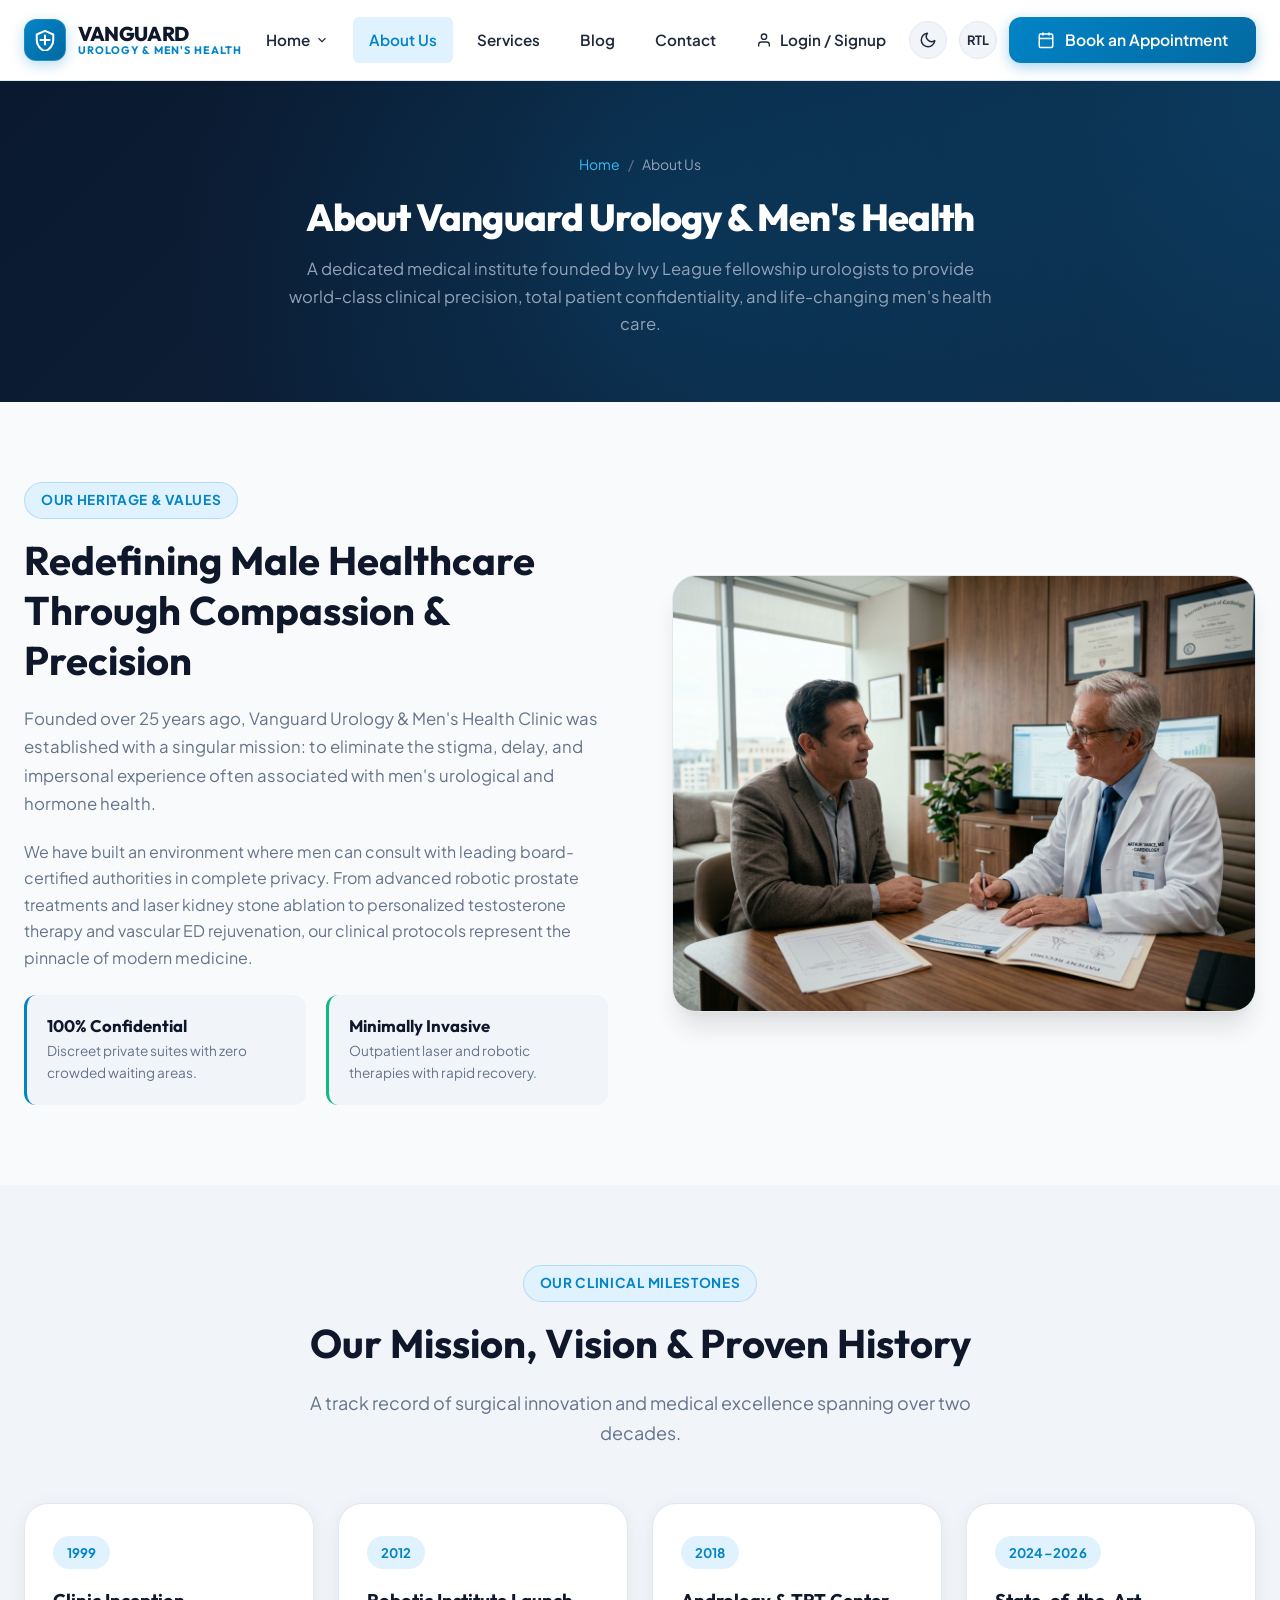
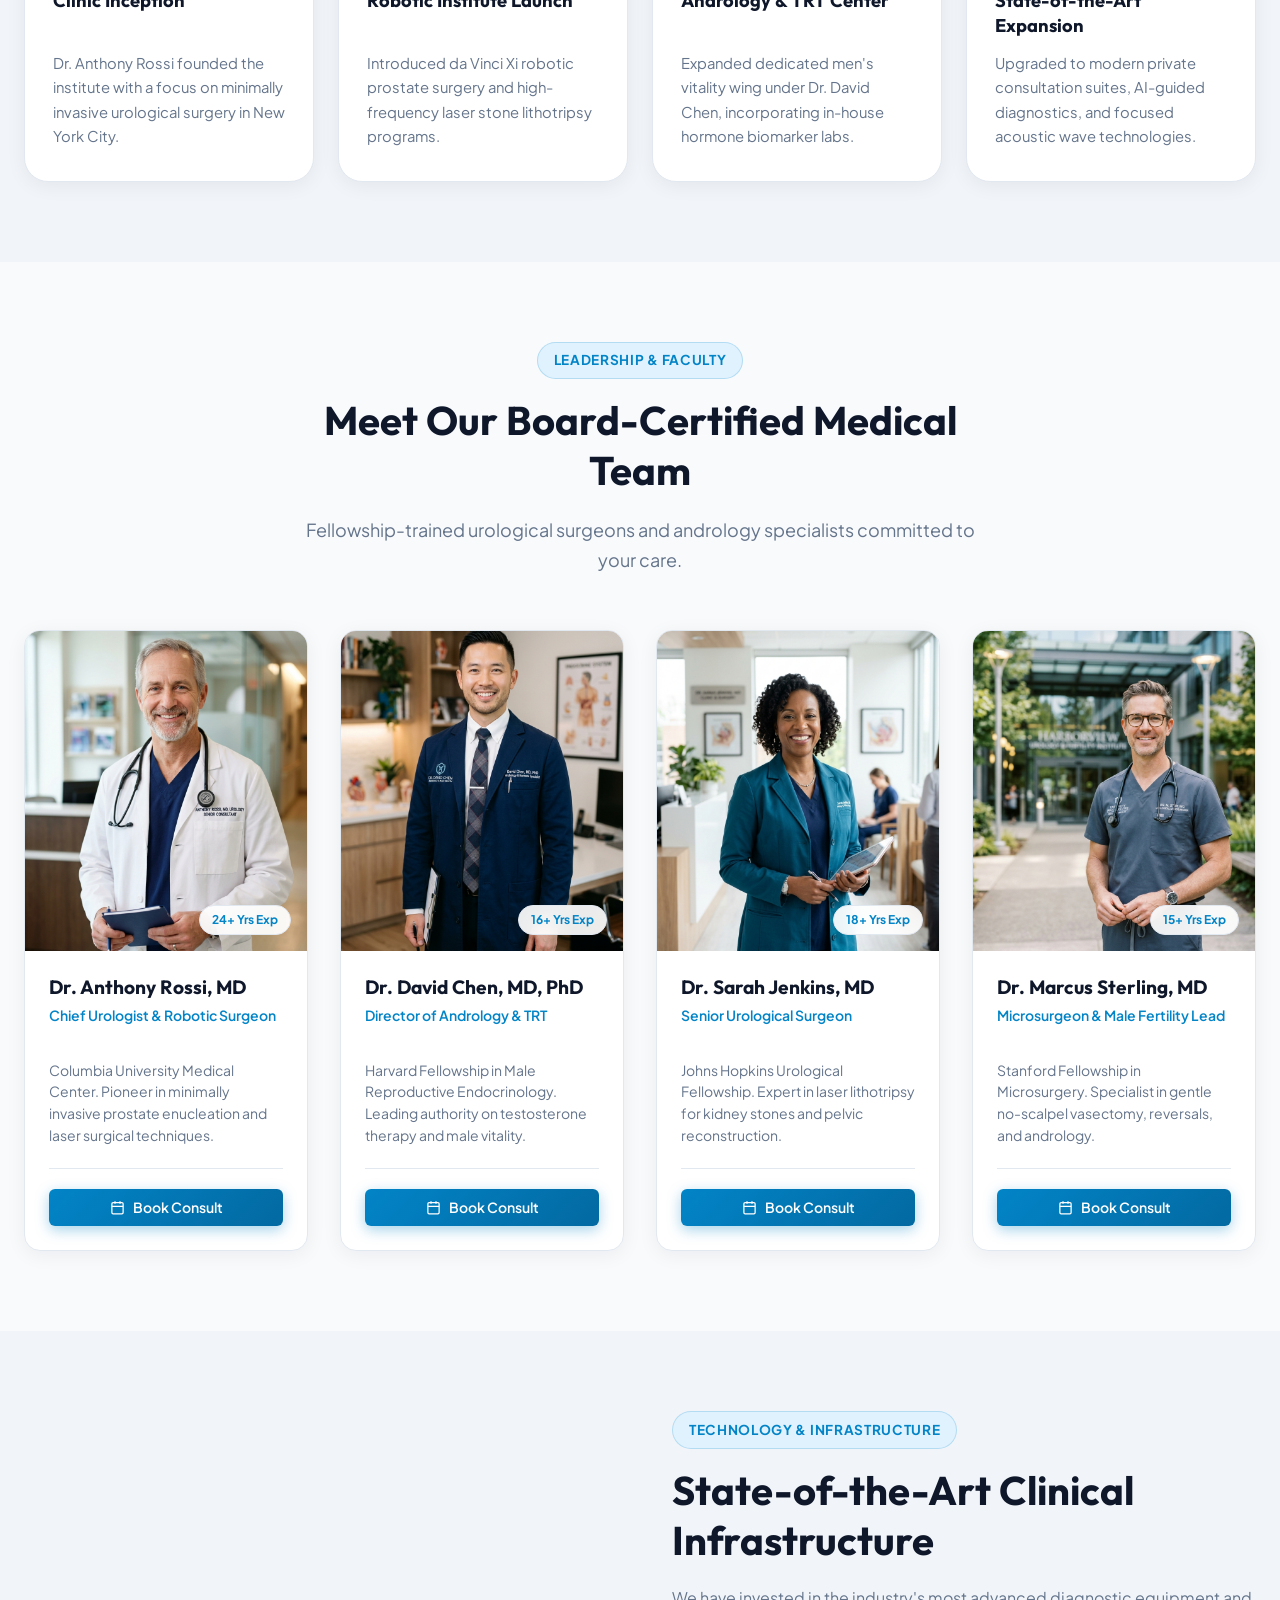
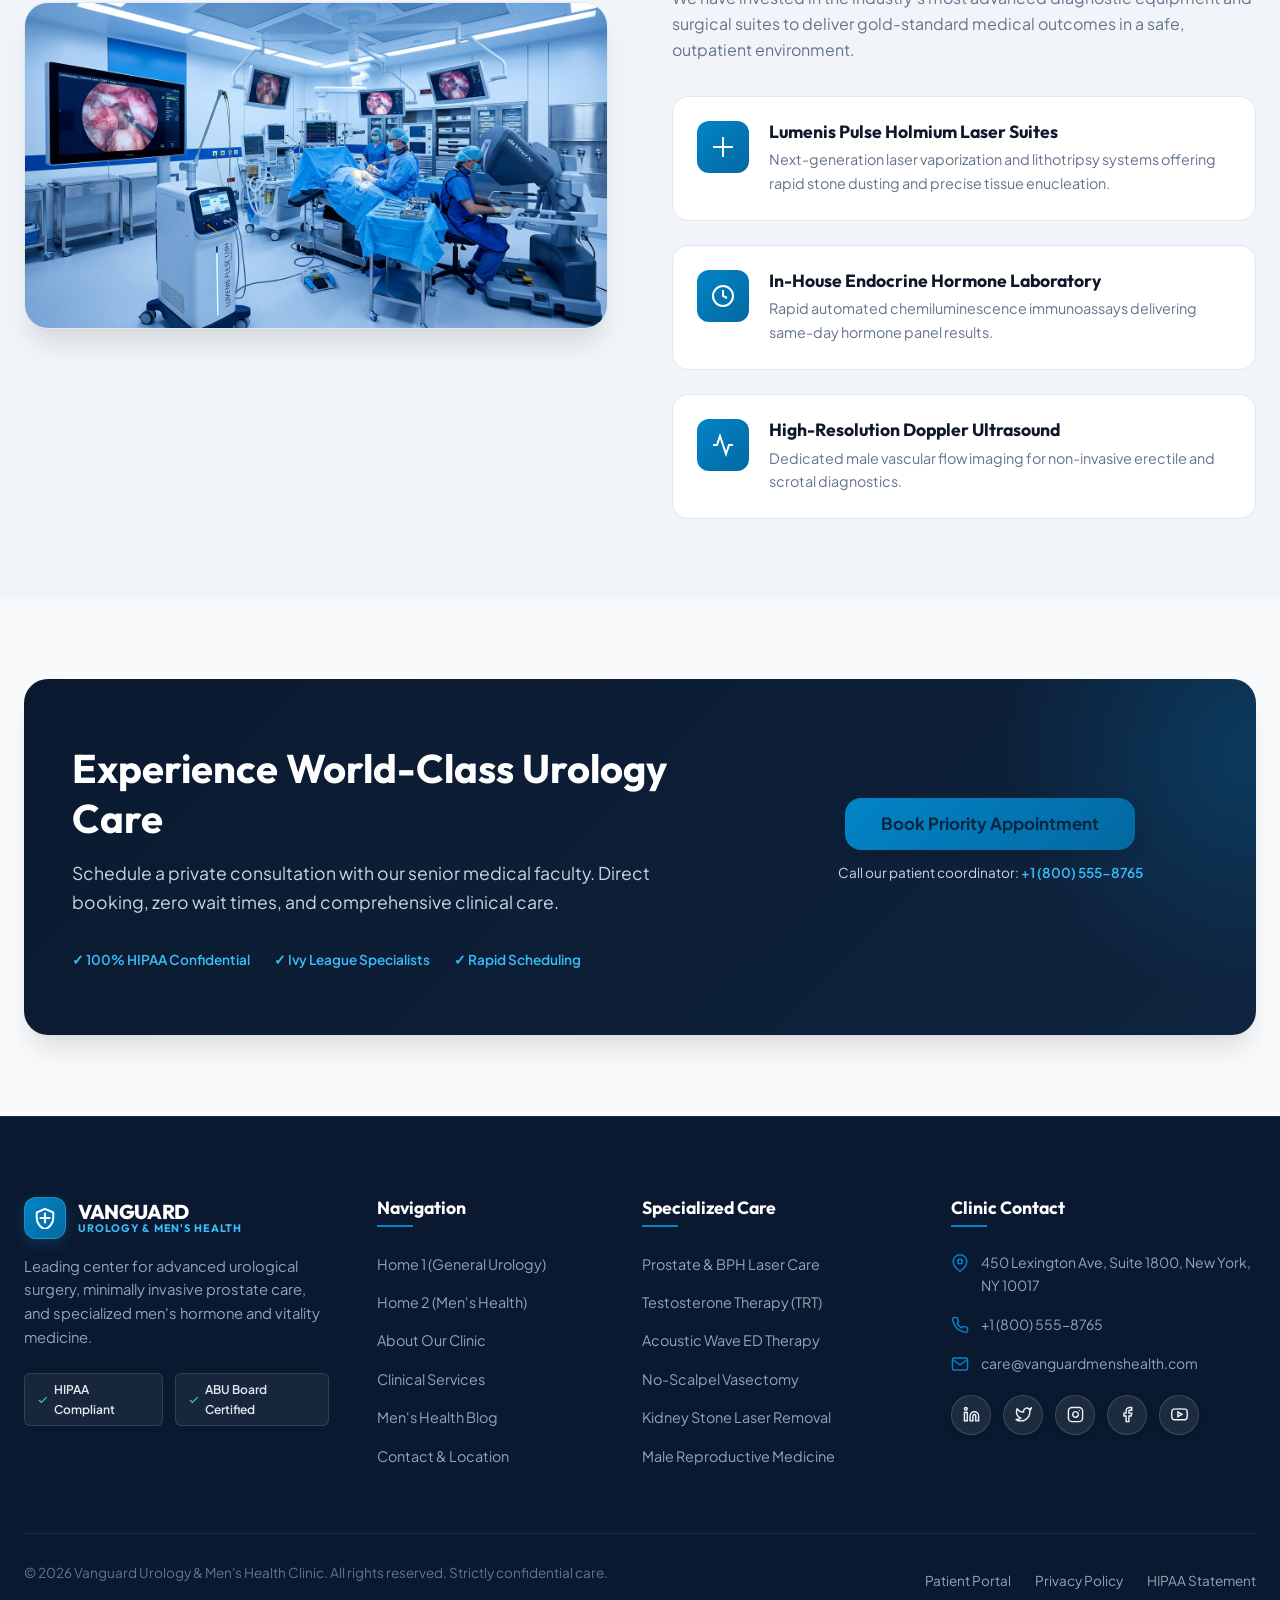
<file: about.html>
<!DOCTYPE html>
<html lang="en" data-theme="light" dir="ltr">
<head>
  <meta charset="UTF-8">
  <meta name="viewport" content="width=device-width, initial-scale=1.0">
  <meta name="description" content="Learn about Vanguard Urology & Men's Health Clinic. Our heritage, fellowship-trained medical team, mission, advanced surgical facilities, and patient-first ethics.">
  <meta name="keywords" content="about urology clinic, men's health doctors, urologists NYC, andrologists, robotic surgery clinic">
  <title>About Our Clinic | Vanguard Urology & Men's Health</title>
  
  <!-- Favicon -->
  <link rel="icon" type="image/svg+xml" href="assets/icons/favicon.svg">
  
  <!-- Master Stylesheet -->
  <link rel="stylesheet" href="assets/css/style.css">
</head>
<body>

  <!-- Header & Navigation (Starts directly at top) -->
  <header class="header-wrapper">
    <div class="container nav-container">
      <!-- Logo -->
      <a href="index.html" class="brand-logo" id="header-brand-logo">
        <div class="brand-logo-icon">
          <svg width="22" height="22" viewBox="0 0 24 24" fill="none" stroke="currentColor" stroke-width="2.2" stroke-linecap="round" stroke-linejoin="round">
            <path d="M12 2L3 6v6c0 5.55 3.84 10.74 9 12 5.16-1.26 9-6.45 9-12V6l-9-4z"></path>
            <path d="M12 7v10M7 12h10"></path>
          </svg>
        </div>
        <div class="brand-logo-text">
          <span class="brand-title">VANGUARD</span>
          <span class="brand-subtitle">Urology & Men's Health</span>
        </div>
      </a>

      <!-- Main Navigation Menu -->
      <nav class="nav-menu" aria-label="Main Navigation">
        <div class="nav-item has-dropdown">
          <a href="index.html" class="nav-link">
            <span>Home</span>
            <svg class="dropdown-arrow" width="14" height="14" viewBox="0 0 24 24" fill="none" stroke="currentColor" stroke-width="2"><polyline points="6 9 12 15 18 9"></polyline></svg>
          </a>
          <div class="dropdown-menu">
            <a href="index.html" class="dropdown-link">Home 1</a>
            <a href="home-2.html" class="dropdown-link">Home 2</a>
          </div>
        </div>
        <div class="nav-item">
          <a href="about.html" class="nav-link active">About Us</a>
        </div>
        <div class="nav-item">
          <a href="services.html" class="nav-link">Services</a>
        </div>
        <div class="nav-item">
          <a href="blog.html" class="nav-link">Blog</a>
        </div>
        <div class="nav-item">
          <a href="contact.html" class="nav-link">Contact</a>
        </div>
        <div class="nav-item">
          <a href="login.html" class="nav-link nav-auth-link" aria-label="Patient Portal Login and Signup">
            <svg class="nav-auth-icon" width="16" height="16" viewBox="0 0 24 24" fill="none" stroke="currentColor" stroke-width="2" stroke-linecap="round" stroke-linejoin="round" aria-hidden="true"><path d="M20 21v-2a4 4 0 0 0-4-4H8a4 4 0 0 0-4 4v2"></path><circle cx="12" cy="7" r="4"></circle></svg>
            <span>Login / Signup</span>
          </a>
        </div>
      </nav>

      <!-- Header Action Controls & Primary CTA -->
      <div class="header-actions">
        <!-- Theme Switcher -->
        <button type="button" class="theme-toggle-btn" aria-label="Toggle Dark/Light Mode" title="Toggle Theme">
          <svg width="18" height="18" viewBox="0 0 24 24" fill="none" stroke="currentColor" stroke-width="2"><path d="M21 12.79A9 9 0 1 1 11.21 3 7 7 0 0 0 21 12.79z"></path></svg>
        </button>

        <!-- RTL Switcher -->
        <button type="button" class="rtl-toggle-btn" aria-label="Toggle RTL Mode" title="Toggle RTL">RTL</button>

        <!-- Primary CTA Button -->
        <button type="button" class="btn btn-primary header-cta-btn btn-book-appointment">
          <svg width="18" height="18" viewBox="0 0 24 24" fill="none" stroke="currentColor" stroke-width="2"><rect x="3" y="4" width="18" height="18" rx="2" ry="2"></rect><line x1="16" y1="2" x2="16" y2="6"></line><line x1="8" y1="2" x2="8" y2="6"></line><line x1="3" y1="10" x2="21" y2="10"></line></svg>
          <span>Book an Appointment</span>
        </button>

        <!-- Mobile Menu Toggle -->
        <button type="button" class="mobile-toggle" aria-label="Toggle Mobile Menu">
          <span></span>
          <span></span>
          <span></span>
        </button>
      </div>
    </div>
  </header>

  <!-- Mobile Navigation Drawer -->
  <div class="mobile-drawer" id="mobile-drawer">
    <div class="mobile-drawer-content">
      <div class="mobile-drawer-header">
        <a href="index.html" class="brand-logo">
          <div class="brand-logo-icon">
            <svg width="22" height="22" viewBox="0 0 24 24" fill="none" stroke="currentColor" stroke-width="2.2" stroke-linecap="round" stroke-linejoin="round">
            <path d="M12 2L3 6v6c0 5.55 3.84 10.74 9 12 5.16-1.26 9-6.45 9-12V6l-9-4z"></path>
            <path d="M12 7v10M7 12h10"></path>
          </svg>
          </div>
          <div class="brand-logo-text">
            <span class="brand-title" style="font-size:1.1rem;">VANGUARD</span>
            <span class="brand-subtitle" style="font-size:0.6rem;">About Us</span>
          </div>
        </a>
        <button type="button" class="drawer-close-btn" aria-label="Close Menu">&times;</button>
      </div>

      <div class="mobile-nav-list">
        <div class="mobile-nav-item">
          <a href="#" class="mobile-nav-link mobile-dropdown-trigger">
            <span>Home</span>
            <svg class="dropdown-arrow" width="16" height="16" viewBox="0 0 24 24" fill="none" stroke="currentColor" stroke-width="2"><polyline points="6 9 12 15 18 9"></polyline></svg>
          </a>
          <div class="mobile-dropdown">
            <a href="index.html" class="mobile-dropdown-link">Home 1</a>
            <a href="home-2.html" class="mobile-dropdown-link">Home 2</a>
          </div>
        </div>
        <div class="mobile-nav-item">
          <a href="about.html" class="mobile-nav-link active">About Us</a>
        </div>
        <div class="mobile-nav-item">
          <a href="services.html" class="mobile-nav-link">Services</a>
        </div>
        <div class="mobile-nav-item">
          <a href="blog.html" class="mobile-nav-link">Blog</a>
        </div>
        <div class="mobile-nav-item">
          <a href="contact.html" class="mobile-nav-link">Contact</a>
        </div>
        <div class="mobile-nav-item">
          <a href="login.html" class="mobile-nav-link nav-auth-link">
            <svg class="nav-auth-icon" width="16" height="16" viewBox="0 0 24 24" fill="none" stroke="currentColor" stroke-width="2" stroke-linecap="round" stroke-linejoin="round" aria-hidden="true"><path d="M20 21v-2a4 4 0 0 0-4-4H8a4 4 0 0 0-4 4v2"></path><circle cx="12" cy="7" r="4"></circle></svg>
            <span>Login / Signup</span>
          </a>
        </div>
      </div>

      <div class="mobile-drawer-footer">
        <button type="button" class="btn btn-primary btn-book-appointment" style="width: 100%; margin-bottom: 1rem;">
          Book an Appointment
        </button>
        <p style="font-size: 0.8rem; color: var(--text-muted); text-align: center;">
          📞 Confidential: +1 (800) 555-8765
        </p>
      </div>
    </div>
  </div>

  <main id="main-content">
    
    <!-- SECTION 1: Page Hero Banner with Breadcrumbs -->
    <section class="page-hero">
      <div class="container">
        <div class="breadcrumbs">
          <a href="index.html">Home</a>
          <span class="separator">/</span>
          <span>About Us</span>
        </div>
        <h1>About Vanguard Urology & Men's Health</h1>
        <p>A dedicated medical institute founded by Ivy League fellowship urologists to provide world-class clinical precision, total patient confidentiality, and life-changing men's health care.</p>
      </div>
    </section>

    <!-- SECTION 2: About the Clinic & Philosophy -->
    <section class="section">
      <div class="container">
        <div class="features-grid-split">
          <div>
            <span class="section-badge">Our Heritage & Values</span>
            <h2>Redefining Male Healthcare Through Compassion & Precision</h2>
            <p style="font-size: 1.05rem; line-height: 1.7; margin-bottom: 1.25rem;">
              Founded over 25 years ago, Vanguard Urology & Men's Health Clinic was established with a singular mission: to eliminate the stigma, delay, and impersonal experience often associated with men's urological and hormone health.
            </p>
            <p style="margin-bottom: 1.5rem;">
              We have built an environment where men can consult with leading board-certified authorities in complete privacy. From advanced robotic prostate treatments and laser kidney stone ablation to personalized testosterone therapy and vascular ED rejuvenation, our clinical protocols represent the pinnacle of modern medicine.
            </p>
            <div style="display: grid; grid-template-columns: 1fr 1fr; gap: 1.25rem; margin-top: 1.5rem;">
              <div style="background: var(--bg-alt); padding: 1.25rem; border-radius: 12px; border-left: 3px solid var(--accent);">
                <h4 style="font-size: 1.05rem; margin-bottom: 0.25rem;">100% Confidential</h4>
                <p style="font-size: 0.85rem; margin-bottom: 0;">Discreet private suites with zero crowded waiting areas.</p>
              </div>
              <div style="background: var(--bg-alt); padding: 1.25rem; border-radius: 12px; border-left: 3px solid var(--emerald);">
                <h4 style="font-size: 1.05rem; margin-bottom: 0.25rem;">Minimally Invasive</h4>
                <p style="font-size: 0.85rem; margin-bottom: 0;">Outpatient laser and robotic therapies with rapid recovery.</p>
              </div>
            </div>
          </div>

          <div>
            <div class="about-image-wrapper">
              <img src="assets/images/about-compassion.jpg" alt="Vanguard Senior Specialist consulting with patient in private consultation suite" width="600" height="420">
            </div>
          </div>
        </div>
      </div>
    </section>

    <!-- SECTION 3: Mission, Vision & Interactive Milestone Timeline -->
    <section class="section bg-alt">
      <div class="container">
        <div class="section-header text-center">
          <span class="section-badge">Our Clinical Milestones</span>
          <h2>Our Mission, Vision & Proven History</h2>
          <p class="section-subtitle">A track record of surgical innovation and medical excellence spanning over two decades.</p>
        </div>

        <div class="milestones-grid">
          <div class="milestone-card">
            <span class="milestone-badge">1999</span>
            <h4>Clinic Inception</h4>
            <p>Dr. Anthony Rossi founded the institute with a focus on minimally invasive urological surgery in New York City.</p>
          </div>

          <div class="milestone-card">
            <span class="milestone-badge">2012</span>
            <h4>Robotic Institute Launch</h4>
            <p>Introduced da Vinci Xi robotic prostate surgery and high-frequency laser stone lithotripsy programs.</p>
          </div>

          <div class="milestone-card">
            <span class="milestone-badge">2018</span>
            <h4>Andrology & TRT Center</h4>
            <p>Expanded dedicated men's vitality wing under Dr. David Chen, incorporating in-house hormone biomarker labs.</p>
          </div>

          <div class="milestone-card">
            <span class="milestone-badge">2024–2026</span>
            <h4>State-of-the-Art Expansion</h4>
            <p>Upgraded to modern private consultation suites, AI-guided diagnostics, and focused acoustic wave technologies.</p>
          </div>
        </div>
      </div>
    </section>

    <!-- SECTION 4: Our Multidisciplinary Medical Team -->
    <section class="section" id="team">
      <div class="container">
        <div class="section-header text-center">
          <span class="section-badge">Leadership & Faculty</span>
          <h2>Meet Our Board-Certified Medical Team</h2>
          <p class="section-subtitle">Fellowship-trained urological surgeons and andrology specialists committed to your care.</p>
        </div>

        <div class="doctors-grid">
          <!-- Doctor 1 -->
          <article class="doctor-card">
            <div class="doctor-media">
              <img src="assets/images/dr-anthony-rossi.jpg" alt="Dr. Anthony Rossi, MD - Chief Urologist">
              <span class="doctor-badge-exp">24+ Yrs Exp</span>
            </div>
            <div class="doctor-info">
              <h4>Dr. Anthony Rossi, MD</h4>
              <span class="doctor-role">Chief Urologist & Robotic Surgeon</span>
              <p class="doctor-creds">Columbia University Medical Center. Pioneer in minimally invasive prostate enucleation and laser surgical techniques.</p>
              <div class="doctor-card-footer">
                <button type="button" class="btn btn-sm btn-primary btn-book-appointment" data-doctor="Dr. Anthony Rossi, MD">
                  <svg width="15" height="15" viewBox="0 0 24 24" fill="none" stroke="currentColor" stroke-width="2"><rect x="3" y="4" width="18" height="18" rx="2" ry="2"></rect><line x1="16" y1="2" x2="16" y2="6"></line><line x1="8" y1="2" x2="8" y2="6"></line><line x1="3" y1="10" x2="21" y2="10"></line></svg>
                  <span>Book Consult</span>
                </button>
              </div>
            </div>
          </article>

          <!-- Doctor 2 -->
          <article class="doctor-card">
            <div class="doctor-media">
              <img src="assets/images/dr-david-chen.jpg" alt="Dr. David Chen, MD, PhD - Director of Andrology">
              <span class="doctor-badge-exp">16+ Yrs Exp</span>
            </div>
            <div class="doctor-info">
              <h4>Dr. David Chen, MD, PhD</h4>
              <span class="doctor-role">Director of Andrology & TRT</span>
              <p class="doctor-creds">Harvard Fellowship in Male Reproductive Endocrinology. Leading authority on testosterone therapy and male vitality.</p>
              <div class="doctor-card-footer">
                <button type="button" class="btn btn-sm btn-primary btn-book-appointment" data-doctor="Dr. David Chen, MD, PhD">
                  <svg width="15" height="15" viewBox="0 0 24 24" fill="none" stroke="currentColor" stroke-width="2"><rect x="3" y="4" width="18" height="18" rx="2" ry="2"></rect><line x1="16" y1="2" x2="16" y2="6"></line><line x1="8" y1="2" x2="8" y2="6"></line><line x1="3" y1="10" x2="21" y2="10"></line></svg>
                  <span>Book Consult</span>
                </button>
              </div>
            </div>
          </article>

          <!-- Doctor 3 -->
          <article class="doctor-card">
            <div class="doctor-media">
              <img src="assets/images/dr-sarah-jenkins.jpg" alt="Dr. Sarah Jenkins, MD - Urological Surgeon">
              <span class="doctor-badge-exp">18+ Yrs Exp</span>
            </div>
            <div class="doctor-info">
              <h4>Dr. Sarah Jenkins, MD</h4>
              <span class="doctor-role">Senior Urological Surgeon</span>
              <p class="doctor-creds">Johns Hopkins Urological Fellowship. Expert in laser lithotripsy for kidney stones and pelvic reconstruction.</p>
              <div class="doctor-card-footer">
                <button type="button" class="btn btn-sm btn-primary btn-book-appointment" data-doctor="Dr. Sarah Jenkins, MD">
                  <svg width="15" height="15" viewBox="0 0 24 24" fill="none" stroke="currentColor" stroke-width="2"><rect x="3" y="4" width="18" height="18" rx="2" ry="2"></rect><line x1="16" y1="2" x2="16" y2="6"></line><line x1="8" y1="2" x2="8" y2="6"></line><line x1="3" y1="10" x2="21" y2="10"></line></svg>
                  <span>Book Consult</span>
                </button>
              </div>
            </div>
          </article>

          <!-- Doctor 4 -->
          <article class="doctor-card">
            <div class="doctor-media">
              <img src="assets/images/dr-marcus-sterling.jpg" alt="Dr. Marcus Sterling, MD - Microsurgeon">
              <span class="doctor-badge-exp">15+ Yrs Exp</span>
            </div>
            <div class="doctor-info">
              <h4>Dr. Marcus Sterling, MD</h4>
              <span class="doctor-role">Microsurgeon & Male Fertility Lead</span>
              <p class="doctor-creds">Stanford Fellowship in Microsurgery. Specialist in gentle no-scalpel vasectomy, reversals, and andrology.</p>
              <div class="doctor-card-footer">
                <button type="button" class="btn btn-sm btn-primary btn-book-appointment" data-doctor="Dr. Marcus Sterling, MD">
                  <svg width="15" height="15" viewBox="0 0 24 24" fill="none" stroke="currentColor" stroke-width="2"><rect x="3" y="4" width="18" height="18" rx="2" ry="2"></rect><line x1="16" y1="2" x2="16" y2="6"></line><line x1="8" y1="2" x2="8" y2="6"></line><line x1="3" y1="10" x2="21" y2="10"></line></svg>
                  <span>Book Consult</span>
                </button>
              </div>
            </div>
          </article>
        </div>
      </div>
    </section>

    <!-- SECTION 5: Clinic Features & Advanced Diagnostic Tech -->
    <section class="section bg-alt">
      <div class="container">
        <div class="features-grid-split">
          <div>
            <div class="about-image-wrapper">
              <img src="assets/images/service-prostate.jpg" alt="Advanced robotic laser surgical theater" width="600" height="420">
            </div>
          </div>

          <div>
            <span class="section-badge">Technology & Infrastructure</span>
            <h2>State-of-the-Art Clinical Infrastructure</h2>
            <p style="margin-bottom: 2rem;">
              We have invested in the industry's most advanced diagnostic equipment and surgical suites to deliver gold-standard medical outcomes in a safe, outpatient environment.
            </p>
            <div class="feature-list-group">
              <div class="feature-box">
                <div class="feature-icon-badge">
                  <svg width="24" height="24" viewBox="0 0 24 24" fill="none" stroke="currentColor" stroke-width="2"><path d="M12 2v20M2 12h20"></path></svg>
                </div>
                <div class="feature-content">
                  <h4>Lumenis Pulse Holmium Laser Suites</h4>
                  <p>Next-generation laser vaporization and lithotripsy systems offering rapid stone dusting and precise tissue enucleation.</p>
                </div>
              </div>

              <div class="feature-box">
                <div class="feature-icon-badge">
                  <svg width="24" height="24" viewBox="0 0 24 24" fill="none" stroke="currentColor" stroke-width="2"><circle cx="12" cy="12" r="10"></circle><polyline points="12 6 12 12 16 14"></polyline></svg>
                </div>
                <div class="feature-content">
                  <h4>In-House Endocrine Hormone Laboratory</h4>
                  <p>Rapid automated chemiluminescence immunoassays delivering same-day hormone panel results.</p>
                </div>
              </div>

              <div class="feature-box">
                <div class="feature-icon-badge">
                  <svg width="24" height="24" viewBox="0 0 24 24" fill="none" stroke="currentColor" stroke-width="2"><path d="M22 12h-4l-3 9L9 3l-3 9H2"></path></svg>
                </div>
                <div class="feature-content">
                  <h4>High-Resolution Doppler Ultrasound</h4>
                  <p>Dedicated male vascular flow imaging for non-invasive erectile and scrotal diagnostics.</p>
                </div>
              </div>
            </div>
          </div>
        </div>
      </div>
    </section>

    <!-- SECTION 6: Patient Reviews & Appointment CTA -->
    <section class="section">
      <div class="container">
        <div class="cta-banner">
          <div class="cta-grid">
            <div class="cta-left">
              <h2>Experience World-Class Urology Care</h2>
              <p>Schedule a private consultation with our senior medical faculty. Direct booking, zero wait times, and comprehensive clinical care.</p>
              <div class="cta-features">
                <span class="cta-feature-pill">✓ 100% HIPAA Confidential</span>
                <span class="cta-feature-pill">✓ Ivy League Specialists</span>
                <span class="cta-feature-pill">✓ Rapid Scheduling</span>
              </div>
            </div>
            <div class="cta-right text-center">
              <button type="button" class="btn btn-white btn-lg btn-book-appointment" style="font-weight: 700;">
                Book Priority Appointment
              </button>
              <p style="font-size: 0.85rem; color: #CBD5E1; margin-top: 0.75rem;">Call our patient coordinator: <a href="tel:+18005558765" style="color: #38BDF8; font-weight: 600;">+1 (800) 555-8765</a></p>
            </div>
          </div>
        </div>
      </div>
    </section>

  </main>

  <!-- Global Footer -->
  <footer class="site-footer">
    <div class="container">
      <div class="footer-top-grid">
        <!-- Col 1: Brand Info -->
        <div class="footer-brand">
          <a href="index.html" class="brand-logo" style="margin-bottom: 1rem;">
            <div class="brand-logo-icon">
              <svg width="22" height="22" viewBox="0 0 24 24" fill="none" stroke="currentColor" stroke-width="2.2" stroke-linecap="round" stroke-linejoin="round">
                <path d="M12 2L3 6v6c0 5.55 3.84 10.74 9 12 5.16-1.26 9-6.45 9-12V6l-9-4z"></path>
                <path d="M12 7v10M7 12h10"></path>
              </svg>
            </div>
            <div class="brand-logo-text">
              <span class="brand-title" style="color: #FFFFFF;">VANGUARD</span>
              <span class="brand-subtitle" style="color: #38BDF8;">Urology & Men's Health</span>
            </div>
          </a>
          <p>
            Leading center for advanced urological surgery, minimally invasive prostate care, and specialized men's hormone and vitality medicine.
          </p>
          <div class="footer-badges-row">
            <span class="accreditation-badge">
              <svg width="12" height="12" viewBox="0 0 24 24" fill="none" stroke="#34D399" stroke-width="2.5"><polyline points="20 6 9 17 4 12"></polyline></svg>
              HIPAA Compliant
            </span>
            <span class="accreditation-badge">
              <svg width="12" height="12" viewBox="0 0 24 24" fill="none" stroke="#34D399" stroke-width="2.5"><polyline points="20 6 9 17 4 12"></polyline></svg>
              ABU Board Certified
            </span>
          </div>
        </div>

        <!-- Col 2: Quick Links -->
        <div>
          <h4 class="footer-heading">Navigation</h4>
          <ul class="footer-links-list">
            <li class="footer-link-item"><a href="index.html">Home 1 (General Urology)</a></li>
            <li class="footer-link-item"><a href="home-2.html">Home 2 (Men's Health)</a></li>
            <li class="footer-link-item"><a href="about.html">About Our Clinic</a></li>
            <li class="footer-link-item"><a href="services.html">Clinical Services</a></li>
            <li class="footer-link-item"><a href="blog.html">Men's Health Blog</a></li>
            <li class="footer-link-item"><a href="contact.html">Contact & Location</a></li>
          </ul>
        </div>

        <!-- Col 3: Specialized Care -->
        <div>
          <h4 class="footer-heading">Specialized Care</h4>
          <ul class="footer-links-list">
            <li class="footer-link-item"><a href="service-details.html#prostate">Prostate & BPH Laser Care</a></li>
            <li class="footer-link-item"><a href="service-details.html#trt">Testosterone Therapy (TRT)</a></li>
            <li class="footer-link-item"><a href="service-details.html#ed">Acoustic Wave ED Therapy</a></li>
            <li class="footer-link-item"><a href="service-details.html#vasectomy">No-Scalpel Vasectomy</a></li>
            <li class="footer-link-item"><a href="service-details.html#kidney">Kidney Stone Laser Removal</a></li>
            <li class="footer-link-item"><a href="service-details.html#fertility">Male Reproductive Medicine</a></li>
          </ul>
        </div>

        <!-- Col 4: Clinic Info -->
        <div>
          <h4 class="footer-heading">Clinic Contact</h4>
          <div class="footer-contact-list">
            <div class="footer-contact-item">
              <svg width="18" height="18" viewBox="0 0 24 24" fill="none" stroke="currentColor" stroke-width="2"><path d="M21 10c0 7-9 13-9 13s-9-6-9-13a9 9 0 0 1 18 0z"></path><circle cx="12" cy="10" r="3"></circle></svg>
              <span>450 Lexington Ave, Suite 1800, New York, NY 10017</span>
            </div>
            <div class="footer-contact-item">
              <svg width="18" height="18" viewBox="0 0 24 24" fill="none" stroke="currentColor" stroke-width="2"><path d="M22 16.92v3a2 2 0 0 1-2.18 2 19.79 19.79 0 0 1-8.63-3.07 19.5 19.5 0 0 1-6-6 19.79 19.79 0 0 1-3.07-8.67A2 2 0 0 1 4.11 2h3a2 2 0 0 1 2 1.72 12.84 12.84 0 0 0 .7 2.81 2 2 0 0 1-.45 2.11L8.09 9.91a16 16 0 0 0 6 6l1.27-1.27a2 2 0 0 1 2.11-.45 12.84 12.84 0 0 0 2.81.7A2 2 0 0 1 22 16.92z"></path></svg>
              <span>+1 (800) 555-8765</span>
            </div>
            <div class="footer-contact-item">
              <svg width="18" height="18" viewBox="0 0 24 24" fill="none" stroke="currentColor" stroke-width="2"><path d="M4 4h16c1.1 0 2 .9 2 2v12c0 1.1-.9 2-2 2H4c-1.1 0-2-.9-2-2V6c0-1.1.9-2 2-2z"></path><polyline points="22,6 12,13 2,6"></polyline></svg>
              <span>care@vanguardmenshealth.com</span>
            </div>
          </div>

          <div class="footer-social-row">
            <a href="https://linkedin.com" target="_blank" rel="noopener noreferrer" class="footer-social-btn" aria-label="LinkedIn">
              <svg width="16" height="16" viewBox="0 0 24 24" fill="none" stroke="currentColor" stroke-width="2"><path d="M16 8a6 6 0 0 1 6 6v7h-4v-7a2 2 0 0 0-2-2 2 2 0 0 0-2 2v7h-4v-7a6 6 0 0 1 6-6z"></path><rect x="2" y="9" width="4" height="12"></rect><circle cx="4" cy="4" r="2"></circle></svg>
            </a>
            <a href="https://twitter.com" target="_blank" rel="noopener noreferrer" class="footer-social-btn" aria-label="Twitter">
              <svg width="16" height="16" viewBox="0 0 24 24" fill="none" stroke="currentColor" stroke-width="2"><path d="M23 3a10.9 10.9 0 0 1-3.14 1.53 4.48 4.48 0 0 0-7.86 3v1A10.66 10.66 0 0 1 3 4s-4 9 5 13a11.64 11.64 0 0 1-7 2c9 5 20 0 20-11.5a4.5 4.5 0 0 0-.08-.83A7.72 7.72 0 0 0 23 3z"></path></svg>
            </a>
                        <a href="https://instagram.com" target="_blank" rel="noopener noreferrer" class="footer-social-btn" aria-label="Instagram">
              <svg width="16" height="16" viewBox="0 0 24 24" fill="none" stroke="currentColor" stroke-width="2" stroke-linecap="round" stroke-linejoin="round"><rect x="2" y="2" width="20" height="20" rx="5" ry="5"></rect><path d="M16 11.37A4 4 0 1 1 12.63 8 4 4 0 0 1 16 11.37z"></path><line x1="17.5" y1="6.5" x2="17.51" y2="6.5"></line></svg>
            </a>
            <a href="https://facebook.com" target="_blank" rel="noopener noreferrer" class="footer-social-btn" aria-label="Facebook">
              <svg width="16" height="16" viewBox="0 0 24 24" fill="none" stroke="currentColor" stroke-width="2"><path d="M18 2h-3a5 5 0 0 0-5 5v3H7v4h3v8h4v-8h3l1-4h-4V7a1 1 0 0 1 1-1h3z"></path></svg>
            </a>
            <a href="https://youtube.com" target="_blank" rel="noopener noreferrer" class="footer-social-btn" aria-label="YouTube">
              <svg width="16" height="16" viewBox="0 0 24 24" fill="none" stroke="currentColor" stroke-width="2"><path d="M22.54 6.42a2.78 2.78 0 0 0-1.94-2C18.88 4 12 4 12 4s-6.88 0-8.6.46a2.78 2.78 0 0 0-1.94 2A29 29 0 0 0 1 11.75a29 29 0 0 0 .46 5.33A2.78 2.78 0 0 0 3.4 19c1.72.46 8.6.46 8.6.46s6.88 0 8.6-.46a2.78 2.78 0 0 0 1.94-2 29 29 0 0 0 .46-5.25 29 29 0 0 0-.46-5.33z"></path><polygon points="9.75 15.02 15.5 11.75 9.75 8.48 9.75 15.02"></polygon></svg>
            </a>
          </div>
        </div>
      </div>

      <div class="footer-bottom">
        <div class="footer-bottom-flex">
          <p>© 2026 Vanguard Urology & Men's Health Clinic. All rights reserved. Strictly confidential care.</p>
          <div class="footer-legal-links">
            <a href="login.html">Patient Portal</a>
            <a href="#privacy-modal" data-open-modal="privacy">Privacy Policy</a>
            <a href="#hipaa-modal" data-open-modal="hipaa">HIPAA Statement</a>
          </div>
        </div>
      </div>
    </div>
  </footer>

  <!-- Global Appointment Wizard Modal -->
  <div class="modal-backdrop" id="appointment-modal" role="dialog" aria-modal="true" aria-labelledby="modal-title">
    <div class="modal-card">
      <div class="modal-header">
        <div>
          <h3 id="modal-title">Book a Confidential Consultation</h3>
          <p>Private & direct scheduling with our board-certified specialists.</p>
        </div>
        <button type="button" class="modal-close-btn" aria-label="Close modal">&times;</button>
      </div>
      <div class="modal-body">
        <form id="appointment-form">
          <div class="form-grid">
            <div class="form-group">
              <label class="form-label" for="modal-service">Clinical Department / Service <span class="required-star">*</span></label>
              <select class="form-control" id="modal-service" required>
                <option value="">Select Treatment</option>
                <option value="Prostate & BPH Laser Care">Prostate & BPH Laser Care</option>
                <option value="Testosterone Therapy (TRT)">Testosterone Therapy (TRT)</option>
                <option value="Acoustic Wave ED Therapy">Acoustic Wave ED Therapy</option>
                <option value="Kidney Stone Laser Removal">Kidney Stone Laser Removal</option>
                <option value="No-Scalpel Vasectomy">No-Scalpel Vasectomy</option>
                <option value="Male Reproductive Medicine">Male Reproductive Medicine</option>
                <option value="Executive Male Health Screening">Executive Male Health Screening</option>
                <option value="Men's Vitality Check">Men's Vitality Check</option>
              </select>
            </div>

            <div class="form-group">
              <label class="form-label" for="modal-doctor">Preferred Specialist <span class="required-star">*</span></label>
              <select class="form-control" id="modal-doctor" required>
                <option value="">Select Specialist</option>
                <option value="First Available Specialist">First Available Specialist</option>
                <option value="Dr. Anthony Rossi, MD">Dr. Anthony Rossi, MD (Chief Robotic Urologist)</option>
                <option value="Dr. David Chen, MD, PhD">Dr. David Chen, MD, PhD (Director of Andrology & TRT)</option>
                <option value="Dr. Sarah Jenkins, MD">Dr. Sarah Jenkins, MD (Urological Surgeon)</option>
                <option value="Dr. Marcus Sterling, MD">Dr. Marcus Sterling, MD (Microsurgeon & Andrology)</option>
              </select>
            </div>

            <div class="form-group">
              <label class="form-label" for="modal-date">Preferred Date <span class="required-star">*</span></label>
              <input type="date" class="form-control" id="modal-date" required>
            </div>

            <div class="form-group">
              <label class="form-label" for="modal-time">Preferred Time Slot <span class="required-star">*</span></label>
              <select class="form-control" id="modal-time" required>
                <option value="">Select Time Slot</option>
                <option value="Morning (8:00 AM - 12:00 PM)">Morning (8:00 AM - 12:00 PM)</option>
                <option value="Afternoon (12:00 PM - 4:00 PM)">Afternoon (12:00 PM - 4:00 PM)</option>
                <option value="Late Afternoon (4:00 PM - 7:00 PM)">Late Afternoon (4:00 PM - 7:00 PM)</option>
              </select>
            </div>

            <div class="form-group">
              <label class="form-label" for="modal-name">Full Name <span class="required-star">*</span></label>
              <input type="text" class="form-control" id="modal-name" placeholder="John Doe" required>
            </div>

            <div class="form-group">
              <label class="form-label" for="modal-phone">Confidential Phone Number <span class="required-star">*</span></label>
              <input type="tel" class="form-control" id="modal-phone" placeholder="(555) 000-0000" required>
            </div>

            <div class="form-group full-width">
              <label class="form-label" for="modal-email">Email Address <span class="required-star">*</span></label>
              <input type="email" class="form-control" id="modal-email" placeholder="patient@example.com" required>
            </div>

            <div class="form-group full-width">
              <label class="form-label" for="modal-notes">Additional Message / Reason for Consultation</label>
              <textarea class="form-control" id="modal-notes" placeholder="Briefly describe your symptoms, primary concerns, or questions..." rows="2"></textarea>
            </div>

            <div class="form-group full-width" style="margin-top: 0.5rem;">
              <button type="submit" id="btn-submit-appointment" class="btn btn-primary" style="width: 100%; padding-block: 0.9rem; font-size: 1rem; display: flex; align-items: center; justify-content: center; gap: 0.5rem;">
                <svg width="18" height="18" viewBox="0 0 24 24" fill="none" stroke="currentColor" stroke-width="2"><rect x="3" y="4" width="18" height="18" rx="2" ry="2"></rect><line x1="16" y1="2" x2="16" y2="6"></line><line x1="8" y1="2" x2="8" y2="6"></line><line x1="3" y1="10" x2="21" y2="10"></line></svg>
                <span>Confirm & Request Consultation</span>
              </button>
            </div>
          </div>
        </form>
      </div>
    </div>
  </div>

  <!-- Back to Top Button -->
  <button type="button" class="back-to-top" aria-label="Back to Top">
    <svg width="20" height="20" viewBox="0 0 24 24" fill="none" stroke="currentColor" stroke-width="2.5"><polyline points="18 15 12 9 6 15"></polyline></svg>
  </button>

  <!-- Master JavaScript -->
  <script src="assets/js/main.js"></script>
</body>
</html>
</file>
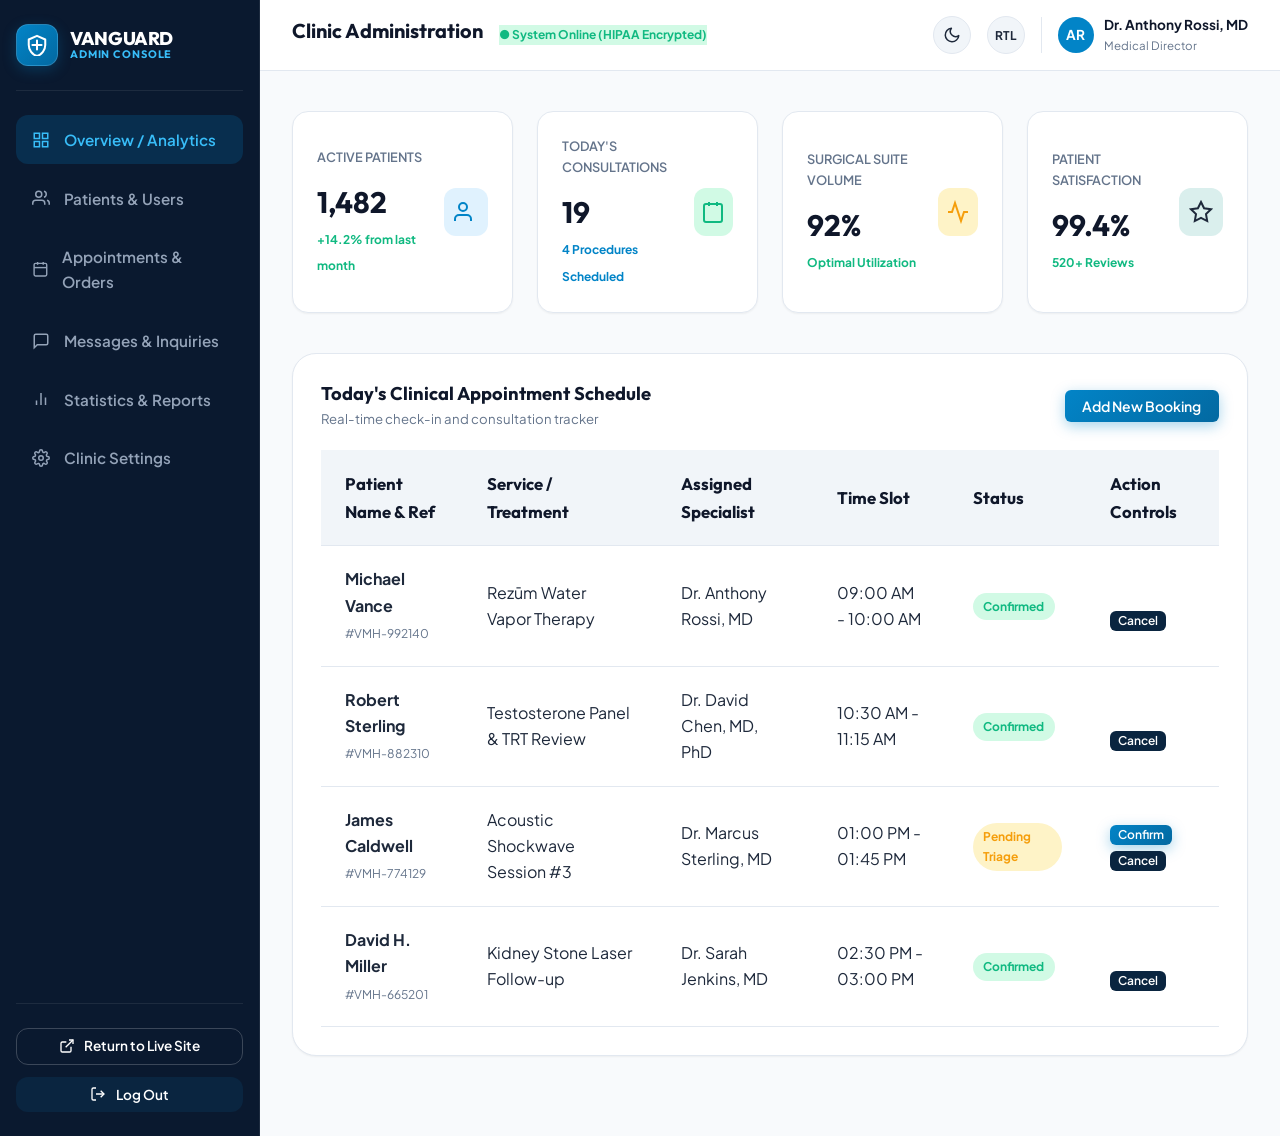
<file: admin.html>
<!DOCTYPE html>
<html lang="en" data-theme="light" dir="ltr">
<head>
  <meta charset="UTF-8">
  <meta name="viewport" content="width=device-width, initial-scale=1.0">
  <meta name="description" content="Clinical Administration Portal for Vanguard Urology & Men's Health Clinic. Secure management of patient consultations, surgical schedules, diagnostic reports, and encrypted communications.">
  <title>Clinic Administration & Telehealth Dashboard | Vanguard Urology</title>
  
  <!-- Favicon -->
  <link rel="icon" type="image/svg+xml" href="assets/icons/favicon.svg">
  
  <!-- Master Stylesheet -->
  <link rel="stylesheet" href="assets/css/style.css">
</head>
<body style="background-color: var(--bg-body);">

  <div class="admin-wrapper">
    
    <!-- Sidebar Navigation -->
    <aside class="admin-sidebar" aria-label="Admin Navigation">
      <div style="padding-bottom: 1.5rem; margin-bottom: 1.5rem; border-bottom: 1px solid rgba(255, 255, 255, 0.08);">
        <a href="index.html" class="brand-logo">
          <div class="brand-logo-icon">
            <svg width="22" height="22" viewBox="0 0 24 24" fill="none" stroke="currentColor" stroke-width="2.2" stroke-linecap="round" stroke-linejoin="round">
            <path d="M12 2L3 6v6c0 5.55 3.84 10.74 9 12 5.16-1.26 9-6.45 9-12V6l-9-4z"></path>
            <path d="M12 7v10M7 12h10"></path>
          </svg>
          </div>
          <div class="brand-logo-text">
            <span class="brand-title" style="color: #FFF; font-size: 1.15rem;">VANGUARD</span>
            <span class="brand-subtitle" style="color: #38BDF8;">Admin Console</span>
          </div>
        </a>
      </div>

      <nav style="display: flex; flex-direction: column; gap: 0.25rem; flex-grow: 1;">
        <div class="admin-nav-item active" data-panel="panel-overview">
          <svg width="18" height="18" viewBox="0 0 24 24" fill="none" stroke="currentColor" stroke-width="2"><rect x="3" y="3" width="7" height="7"></rect><rect x="14" y="3" width="7" height="7"></rect><rect x="14" y="14" width="7" height="7"></rect><rect x="3" y="14" width="7" height="7"></rect></svg>
          <span>Overview / Analytics</span>
        </div>
        <div class="admin-nav-item" data-panel="panel-users">
          <svg width="18" height="18" viewBox="0 0 24 24" fill="none" stroke="currentColor" stroke-width="2"><path d="M17 21v-2a4 4 0 0 0-4-4H5a4 4 0 0 0-4 4v2"></path><circle cx="9" cy="7" r="4"></circle><path d="M23 21v-2a4 4 0 0 0-3-3.87"></path><path d="M16 3.13a4 4 0 0 1 0 7.75"></path></svg>
          <span>Patients & Users</span>
        </div>
        <div class="admin-nav-item" data-panel="panel-orders">
          <svg width="18" height="18" viewBox="0 0 24 24" fill="none" stroke="currentColor" stroke-width="2"><rect x="3" y="4" width="18" height="18" rx="2" ry="2"></rect><line x1="16" y1="2" x2="16" y2="6"></line><line x1="8" y1="2" x2="8" y2="6"></line><line x1="3" y1="10" x2="21" y2="10"></line></svg>
          <span>Appointments & Orders</span>
        </div>
        <div class="admin-nav-item" data-panel="panel-messages">
          <svg width="18" height="18" viewBox="0 0 24 24" fill="none" stroke="currentColor" stroke-width="2"><path d="M21 15a2 2 0 0 1-2 2H7l-4 4V5a2 2 0 0 1 2-2h14a2 2 0 0 1 2 2z"></path></svg>
          <span>Messages & Inquiries</span>
        </div>
        <div class="admin-nav-item" data-panel="panel-reports">
          <svg width="18" height="18" viewBox="0 0 24 24" fill="none" stroke="currentColor" stroke-width="2"><line x1="18" y1="20" x2="18" y2="10"></line><line x1="12" y1="20" x2="12" y2="4"></line><line x1="6" y1="20" x2="6" y2="14"></line></svg>
          <span>Statistics & Reports</span>
        </div>
        <div class="admin-nav-item" data-panel="panel-settings">
          <svg width="18" height="18" viewBox="0 0 24 24" fill="none" stroke="currentColor" stroke-width="2"><circle cx="12" cy="12" r="3"></circle><path d="M19.4 15a1.65 1.65 0 0 0 .33 1.82l.06.06a2 2 0 0 1 0 2.83 2 2 0 0 1-2.83 0l-.06-.06a1.65 1.65 0 0 0-1.82-.33 1.65 1.65 0 0 0-1 1.51V21a2 2 0 0 1-2 2 2 2 0 0 1-2-2v-.09A1.65 1.65 0 0 0 9 19.4a1.65 1.65 0 0 0-1.82.33l-.06.06a2 2 0 0 1-2.83 0 2 2 0 0 1 0-2.83l.06-.06a1.65 1.65 0 0 0 .33-1.82 1.65 1.65 0 0 0-1.51-1H3a2 2 0 0 1-2-2 2 2 0 0 1 2-2h.09A1.65 1.65 0 0 0 4.6 9a1.65 1.65 0 0 0-.33-1.82l-.06-.06a2 2 0 0 1 0-2.83 2 2 0 0 1 2.83 0l.06.06a1.65 1.65 0 0 0 1.82.33H9a1.65 1.65 0 0 0 1-1.51V3a2 2 0 0 1 2-2 2 2 0 0 1 2 2v.09a1.65 1.65 0 0 0 1 1.51 1.65 1.65 0 0 0 1.82-.33l.06-.06a2 2 0 0 1 2.83 0 2 2 0 0 1 0 2.83l-.06.06a1.65 1.65 0 0 0-.33 1.82V9a1.65 1.65 0 0 0 1.51 1H21a2 2 0 0 1 2 2 2 2 0 0 1-2 2h-.09a1.65 1.65 0 0 0-1.51 1z"></path></svg>
          <span>Clinic Settings</span>
        </div>
      </nav>

      <div style="padding-top: 1.5rem; border-top: 1px solid rgba(255, 255, 255, 0.08); display: flex; flex-direction: column; gap: 0.75rem;">
        <a href="index.html" class="btn btn-outline-light" style="width: 100%; font-size: 0.85rem; padding: 0.6rem; border-color: rgba(255, 255, 255, 0.2);">
          <svg width="16" height="16" viewBox="0 0 24 24" fill="none" stroke="currentColor" stroke-width="2"><path d="M18 13v6a2 2 0 0 1-2 2H5a2 2 0 0 1-2-2V8a2 2 0 0 1 2-2h6"></path><polyline points="15 3 21 3 21 9"></polyline><line x1="10" y1="14" x2="21" y2="3"></line></svg>
          <span>Return to Live Site</span>
        </a>
        <a href="login.html" class="btn btn-secondary" style="width: 100%; font-size: 0.85rem; padding: 0.6rem;">
          <svg width="16" height="16" viewBox="0 0 24 24" fill="none" stroke="currentColor" stroke-width="2"><path d="M9 21H5a2 2 0 0 1-2-2V5a2 2 0 0 1 2-2h4"></path><polyline points="16 17 21 12 16 7"></polyline><line x1="21" y1="12" x2="9" y2="12"></line></svg>
          <span>Log Out</span>
        </a>
      </div>
    </aside>

    <!-- Main Content Area -->
    <main class="admin-main">
      
      <!-- Top Bar -->
      <header class="admin-topbar">
        <div style="display: flex; align-items: center; gap: 1rem;">
          <h2 style="font-size: 1.25rem; font-family: var(--font-heading);">Clinic Administration</h2>
          <span class="badge" style="background: var(--emerald-soft); color: var(--emerald); font-size: 0.75rem; font-weight: 700;">● System Online (HIPAA Encrypted)</span>
        </div>

        <div style="display: flex; align-items: center; gap: 1rem;">
          <!-- Theme Switcher -->
          <button type="button" class="theme-toggle-btn" aria-label="Toggle Dark/Light Mode" title="Toggle Theme" style="background: var(--bg-alt); border: 1px solid var(--border-color); border-radius: var(--radius-full); width: 38px; height: 38px; display: flex; align-items: center; justify-content: center; cursor: pointer; color: var(--text-main);">
            <svg width="18" height="18" viewBox="0 0 24 24" fill="none" stroke="currentColor" stroke-width="2"><path d="M21 12.79A9 9 0 1 1 11.21 3 7 7 0 0 0 21 12.79z"></path></svg>
          </button>

          <!-- RTL Switcher -->
          <button type="button" class="rtl-toggle-btn" aria-label="Toggle RTL Mode" title="Toggle RTL" style="background: var(--bg-alt); border: 1px solid var(--border-color); border-radius: var(--radius-full); padding: 0.35rem 0.75rem; font-size: 0.75rem; font-weight: 700; cursor: pointer; color: var(--text-main);">RTL</button>

          <!-- User Avatar -->
          <div style="display: flex; align-items: center; gap: 0.65rem; border-left: 1px solid var(--border-color); padding-left: 1rem;">
            <div style="width: 36px; height: 36px; border-radius: 50%; background: var(--accent); color: #FFF; display: flex; align-items: center; justify-content: center; font-weight: 700; font-size: 0.85rem;">
              AR
            </div>
            <div style="line-height: 1.2;">
              <span style="font-size: 0.85rem; font-weight: 700; display: block; color: var(--text-heading);">Dr. Anthony Rossi, MD</span>
              <span style="font-size: 0.72rem; color: var(--text-muted);">Medical Director</span>
            </div>
          </div>
      </header>

      <!-- Mobile Admin Navigation Bar (Visible on Tablets & Mobile) -->
      <nav class="admin-mobile-nav" aria-label="Mobile Admin Navigation">
        <button type="button" class="btn btn-sm btn-outline active" data-panel="panel-overview">Overview</button>
        <button type="button" class="btn btn-sm btn-outline" data-panel="panel-users">Patients</button>
        <button type="button" class="btn btn-sm btn-outline" data-panel="panel-orders">Appointments</button>
        <button type="button" class="btn btn-sm btn-outline" data-panel="panel-messages">Messages</button>
        <button type="button" class="btn btn-sm btn-outline" data-panel="panel-reports">Reports</button>
        <button type="button" class="btn btn-sm btn-outline" data-panel="panel-settings">Settings</button>
        <a href="index.html" class="btn btn-sm btn-primary">Live Site</a>
      </nav>

      <!-- Dynamic Panel Content Container -->
      <div class="admin-content">

        <!-- PANEL 1: OVERVIEW / ANALYTICS -->
        <div class="admin-panel-section" id="panel-overview">
          <div class="stat-card-grid">
            <div class="stat-card">
              <div>
                <p style="font-size: 0.8rem; color: var(--text-muted); font-weight: 600; text-transform: uppercase;">Active Patients</p>
                <h3 style="font-size: 1.85rem; margin-block: 0.25rem; font-family: var(--font-heading);">1,482</h3>
                <span style="font-size: 0.75rem; color: var(--emerald); font-weight: 700;">+14.2% from last month</span>
              </div>
              <div style="width: 48px; height: 48px; border-radius: var(--radius-md); background: var(--accent-soft); color: var(--accent); display: flex; align-items: center; justify-content: center;">
                <svg width="24" height="24" viewBox="0 0 24 24" fill="none" stroke="currentColor" stroke-width="2"><path d="M17 21v-2a4 4 0 0 0-4-4H5a4 4 0 0 0-4 4v2"></path><circle cx="9" cy="7" r="4"></circle></svg>
              </div>
            </div>

            <div class="stat-card">
              <div>
                <p style="font-size: 0.8rem; color: var(--text-muted); font-weight: 600; text-transform: uppercase;">Today's Consultations</p>
                <h3 style="font-size: 1.85rem; margin-block: 0.25rem; font-family: var(--font-heading);">19</h3>
                <span style="font-size: 0.75rem; color: var(--accent); font-weight: 700;">4 Procedures Scheduled</span>
              </div>
              <div style="width: 48px; height: 48px; border-radius: var(--radius-md); background: var(--emerald-soft); color: var(--emerald); display: flex; align-items: center; justify-content: center;">
                <svg width="24" height="24" viewBox="0 0 24 24" fill="none" stroke="currentColor" stroke-width="2"><rect x="3" y="4" width="18" height="18" rx="2" ry="2"></rect><line x1="16" y1="2" x2="16" y2="6"></line><line x1="8" y1="2" x2="8" y2="6"></line></svg>
              </div>
            </div>

            <div class="stat-card">
              <div>
                <p style="font-size: 0.8rem; color: var(--text-muted); font-weight: 600; text-transform: uppercase;">Surgical Suite Volume</p>
                <h3 style="font-size: 1.85rem; margin-block: 0.25rem; font-family: var(--font-heading);">92%</h3>
                <span style="font-size: 0.75rem; color: var(--emerald); font-weight: 700;">Optimal Utilization</span>
              </div>
              <div style="width: 48px; height: 48px; border-radius: var(--radius-md); background: var(--amber-soft); color: var(--amber); display: flex; align-items: center; justify-content: center;">
                <svg width="24" height="24" viewBox="0 0 24 24" fill="none" stroke="currentColor" stroke-width="2"><polyline points="22 12 18 12 15 21 9 3 6 12 2 12"></polyline></svg>
              </div>
            </div>

            <div class="stat-card">
              <div>
                <p style="font-size: 0.8rem; color: var(--text-muted); font-weight: 600; text-transform: uppercase;">Patient Satisfaction</p>
                <h3 style="font-size: 1.85rem; margin-block: 0.25rem; font-family: var(--font-heading);">99.4%</h3>
                <span style="font-size: 0.75rem; color: var(--emerald); font-weight: 700;">520+ Reviews</span>
              </div>
              <div style="width: 48px; height: 48px; border-radius: var(--radius-md); background: rgba(13, 148, 136, 0.15); color: var(--teal); display: flex; align-items: center; justify-content: center;">
                <svg width="24" height="24" viewBox="0 0 24 24" fill="none" stroke="currentColor" stroke-width="2"><polygon points="12 2 15.09 8.26 22 9.27 17 14.14 18.18 21.02 12 17.77 5.82 21.02 7 14.14 2 9.27 8.91 8.26 12 2"></polygon></svg>
              </div>
            </div>
          </div>

          <!-- Appointments Table -->
          <div class="data-table-card">
            <div style="display: flex; justify-content: space-between; align-items: center; margin-bottom: 1.25rem;">
              <div>
                <h3 style="font-size: 1.15rem; margin-bottom: 0.2rem;">Today's Clinical Appointment Schedule</h3>
                <p style="font-size: 0.825rem; color: var(--text-muted);">Real-time check-in and consultation tracker</p>
              </div>
              <button class="btn btn-sm btn-primary btn-book-appointment">Add New Booking</button>
            </div>

            <table class="comparison-table">
              <thead>
                <tr>
                  <th>Patient Name & Ref</th>
                  <th>Service / Treatment</th>
                  <th>Assigned Specialist</th>
                  <th>Time Slot</th>
                  <th>Status</th>
                  <th>Action Controls</th>
                </tr>
              </thead>
              <tbody>
                <tr>
                  <td>
                    <strong>Michael Vance</strong><br>
                    <span style="font-size: 0.75rem; color: var(--text-muted);">#VMH-992140</span>
                  </td>
                  <td>Rezūm Water Vapor Therapy</td>
                  <td>Dr. Anthony Rossi, MD</td>
                  <td>09:00 AM - 10:00 AM</td>
                  <td><span class="status-badge status-confirmed">Confirmed</span></td>
                  <td>
                    <button type="button" class="btn btn-sm btn-outline-light btn-status-action" data-action="confirm" style="padding: 0.25rem 0.5rem; font-size: 0.75rem;">Confirm</button>
                    <button type="button" class="btn btn-sm btn-secondary btn-status-action" data-action="cancel" style="padding: 0.25rem 0.5rem; font-size: 0.75rem;">Cancel</button>
                  </td>
                </tr>
                <tr>
                  <td>
                    <strong>Robert Sterling</strong><br>
                    <span style="font-size: 0.75rem; color: var(--text-muted);">#VMH-882310</span>
                  </td>
                  <td>Testosterone Panel & TRT Review</td>
                  <td>Dr. David Chen, MD, PhD</td>
                  <td>10:30 AM - 11:15 AM</td>
                  <td><span class="status-badge status-confirmed">Confirmed</span></td>
                  <td>
                    <button type="button" class="btn btn-sm btn-outline-light btn-status-action" data-action="confirm" style="padding: 0.25rem 0.5rem; font-size: 0.75rem;">Confirm</button>
                    <button type="button" class="btn btn-sm btn-secondary btn-status-action" data-action="cancel" style="padding: 0.25rem 0.5rem; font-size: 0.75rem;">Cancel</button>
                  </td>
                </tr>
                <tr>
                  <td>
                    <strong>James Caldwell</strong><br>
                    <span style="font-size: 0.75rem; color: var(--text-muted);">#VMH-774129</span>
                  </td>
                  <td>Acoustic Shockwave Session #3</td>
                  <td>Dr. Marcus Sterling, MD</td>
                  <td>01:00 PM - 01:45 PM</td>
                  <td><span class="status-badge status-pending">Pending Triage</span></td>
                  <td>
                    <button type="button" class="btn btn-sm btn-primary btn-status-action" data-action="confirm" style="padding: 0.25rem 0.5rem; font-size: 0.75rem;">Confirm</button>
                    <button type="button" class="btn btn-sm btn-secondary btn-status-action" data-action="cancel" style="padding: 0.25rem 0.5rem; font-size: 0.75rem;">Cancel</button>
                  </td>
                </tr>
                <tr>
                  <td>
                    <strong>David H. Miller</strong><br>
                    <span style="font-size: 0.75rem; color: var(--text-muted);">#VMH-665201</span>
                  </td>
                  <td>Kidney Stone Laser Follow-up</td>
                  <td>Dr. Sarah Jenkins, MD</td>
                  <td>02:30 PM - 03:00 PM</td>
                  <td><span class="status-badge status-confirmed">Confirmed</span></td>
                  <td>
                    <button type="button" class="btn btn-sm btn-outline-light btn-status-action" data-action="confirm" style="padding: 0.25rem 0.5rem; font-size: 0.75rem;">Confirm</button>
                    <button type="button" class="btn btn-sm btn-secondary btn-status-action" data-action="cancel" style="padding: 0.25rem 0.5rem; font-size: 0.75rem;">Cancel</button>
                  </td>
                </tr>
              </tbody>
            </table>
          </div>
        </div>

        <!-- PANEL 2: USERS / PATIENTS -->
        <div class="admin-panel-section" id="panel-users" style="display: none;">
          <div class="data-table-card">
            <div style="display: flex; justify-content: space-between; align-items: center; margin-bottom: 1.25rem; flex-wrap: wrap; gap: 1rem;">
              <div>
                <h3 style="font-size: 1.15rem; margin-bottom: 0.2rem;">Registered Clinic Patients</h3>
                <p style="font-size: 0.825rem; color: var(--text-muted);">Search and view medical charts & consent files</p>
              </div>
              <div class="search-input-box" style="min-width: 240px;">
                <input type="text" placeholder="Search patient name, DOB, or ID...">
                <svg width="16" height="16" viewBox="0 0 24 24" fill="none" stroke="currentColor" stroke-width="2"><circle cx="11" cy="11" r="8"></circle><line x1="21" y1="21" x2="16.65" y2="16.65"></line></svg>
              </div>
            </div>

            <table class="comparison-table">
              <thead>
                <tr>
                  <th>Patient ID</th>
                  <th>Full Name</th>
                  <th>Age / DOB</th>
                  <th>Primary Doctor</th>
                  <th>Active Care Plan</th>
                  <th>HIPAA Status</th>
                </tr>
              </thead>
              <tbody>
                <tr>
                  <td><strong>VMH-99214</strong></td>
                  <td>Michael Vance</td>
                  <td>58 (1968-04-12)</td>
                  <td>Dr. Rossi</td>
                  <td>Precision Prostate Laser</td>
                  <td><span class="badge" style="background: var(--emerald-soft); color: var(--emerald);">Verified</span></td>
                </tr>
                <tr>
                  <td><strong>VMH-88231</strong></td>
                  <td>Robert Sterling</td>
                  <td>44 (1982-09-24)</td>
                  <td>Dr. Chen</td>
                  <td>Essential Vitality & TRT</td>
                  <td><span class="badge" style="background: var(--emerald-soft); color: var(--emerald);">Verified</span></td>
                </tr>
                <tr>
                  <td><strong>VMH-77412</strong></td>
                  <td>James Caldwell</td>
                  <td>51 (1975-01-18)</td>
                  <td>Dr. Sterling</td>
                  <td>Executive Longevity Suite</td>
                  <td><span class="badge" style="background: var(--emerald-soft); color: var(--emerald);">Verified</span></td>
                </tr>
                <tr>
                  <td><strong>VMH-66520</strong></td>
                  <td>David H. Miller</td>
                  <td>39 (1987-11-05)</td>
                  <td>Dr. Jenkins</td>
                  <td>Kidney Laser Recovery</td>
                  <td><span class="badge" style="background: var(--emerald-soft); color: var(--emerald);">Verified</span></td>
                </tr>
              </tbody>
            </table>
          </div>
        </div>

        <!-- PANEL 3: APPOINTMENTS & ORDERS -->
        <div class="admin-panel-section" id="panel-orders" style="display: none;">
          <div class="data-table-card">
            <h3 style="font-size: 1.15rem; margin-bottom: 0.2rem;">Medication & Diagnostic Orders</h3>
            <p style="font-size: 0.825rem; color: var(--text-muted); margin-bottom: 1.25rem;">Prescription refills and lab dispatch monitoring</p>

            <table class="comparison-table">
              <thead>
                <tr>
                  <th>Order Ref</th>
                  <th>Patient</th>
                  <th>Item / Protocol</th>
                  <th>Prescribing Doctor</th>
                  <th>Pharmacy Dispatch</th>
                  <th>Delivery Status</th>
                </tr>
              </thead>
              <tbody>
                <tr>
                  <td>#ORD-7712</td>
                  <td>Robert Sterling</td>
                  <td>Cypionate 200mg/mL + SubQ Kit</td>
                  <td>Dr. David Chen</td>
                  <td>Sands Point Specialty Rx</td>
                  <td><span class="status-badge status-confirmed">Dispatched</span></td>
                </tr>
                <tr>
                  <td>#ORD-7713</td>
                  <td>Thomas Bradley</td>
                  <td>Comprehensive 32-Biomarker Lab Kit</td>
                  <td>Dr. David Chen</td>
                  <td>LabCorp Diagnostics</td>
                  <td><span class="status-badge status-confirmed">Delivered</span></td>
                </tr>
                <tr>
                  <td>#ORD-7714</td>
                  <td>Michael Vance</td>
                  <td>Post-Surgical Ciprofloxacin Kit</td>
                  <td>Dr. Anthony Rossi</td>
                  <td>Lexington Plaza Pharmacy</td>
                  <td><span class="status-badge status-confirmed">Ready for Pickup</span></td>
                </tr>
              </tbody>
            </table>
          </div>
        </div>

        <!-- PANEL 4: MESSAGES & INQUIRIES -->
        <div class="admin-panel-section" id="panel-messages" style="display: none;">
          <div class="data-table-card">
            <h3 style="font-size: 1.15rem; margin-bottom: 0.2rem;">Confidential Patient Communications</h3>
            <p style="font-size: 0.825rem; color: var(--text-muted); margin-bottom: 1.5rem;">Encrypted clinical messages and triage inquiries</p>

            <div style="display: flex; flex-direction: column; gap: 1rem;">
              <div style="background: var(--bg-surface); border: 1px solid var(--border-color); border-radius: var(--radius-md); padding: 1.25rem;">
                <div style="display: flex; justify-content: space-between; align-items: center; margin-bottom: 0.5rem;">
                  <span style="font-weight: 700; color: var(--text-heading);">Robert Sterling (#VMH-88231)</span>
                  <span style="font-size: 0.75rem; color: var(--text-muted);">Today at 10:15 AM</span>
                </div>
                <p style="font-size: 0.875rem; color: var(--text-main); margin-bottom: 0.75rem;">
                  "Dr. Chen, I received my quarterly blood panel results on the portal. Total testosterone is at 780 ng/dL with optimal free T. Energy levels are great. Should I maintain the current weekly dosing?"
                </p>
                <button class="btn btn-sm btn-primary" onclick="alert('Quick Reply Modal opened for Robert Sterling');">Reply Securely</button>
              </div>

              <div style="background: var(--bg-surface); border: 1px solid var(--border-color); border-radius: var(--radius-md); padding: 1.25rem;">
                <div style="display: flex; justify-content: space-between; align-items: center; margin-bottom: 0.5rem;">
                  <span style="font-weight: 700; color: var(--text-heading);">William Hayes (#VMH-11048)</span>
                  <span style="font-size: 0.75rem; color: var(--text-muted);">Yesterday at 4:30 PM</span>
                </div>
                <p style="font-size: 0.875rem; color: var(--text-main); margin-bottom: 0.75rem;">
                  "Hello, I am scheduling a consultation for Rezūm water vapor treatment next week. Does Dr. Rossi require an ultrasound done prior to arrival or in-office?"
                </p>
                <button class="btn btn-sm btn-primary" onclick="alert('Quick Reply Modal opened for William Hayes');">Reply Securely</button>
              </div>
            </div>
          </div>
        </div>

        <!-- PANEL 5: STATISTICS & REPORTS -->
        <div class="admin-panel-section" id="panel-reports" style="display: none;">
          <div class="data-table-card">
            <h3 style="font-size: 1.15rem; margin-bottom: 0.2rem;">Clinical Volume & Quality Metrics</h3>
            <p style="font-size: 0.825rem; color: var(--text-muted); margin-bottom: 1.5rem;">Quarterly performance and patient clinical outcomes</p>

            <div class="highlight-grid">
              <div class="highlight-card">
                <h4 style="font-size: 1rem; margin-bottom: 0.5rem;">TRT Protocol Retention</h4>
                <p style="font-size: 2rem; font-weight: 800; color: var(--emerald); font-family: var(--font-heading); margin-bottom: 0.25rem;">96.8%</p>
                <p style="font-size: 0.8rem; color: var(--text-muted);">Consistent 12-month patient adherence</p>
              </div>
              <div class="highlight-card">
                <h4 style="font-size: 1rem; margin-bottom: 0.5rem;">Minimally Invasive Success</h4>
                <p style="font-size: 2rem; font-weight: 800; color: var(--accent); font-family: var(--font-heading); margin-bottom: 0.25rem;">99.2%</p>
                <p style="font-size: 0.8rem; color: var(--text-muted);">Zero major surgical complications</p>
              </div>
              <div class="highlight-card">
                <h4 style="font-size: 1rem; margin-bottom: 0.5rem;">Average Patient Wait Time</h4>
                <p style="font-size: 2rem; font-weight: 800; color: var(--teal); font-family: var(--font-heading); margin-bottom: 0.25rem;">4.5 Min</p>
                <p style="font-size: 0.8rem; color: var(--text-muted);">Direct concierge rooming</p>
              </div>
              <div class="highlight-card">
                <h4 style="font-size: 1rem; margin-bottom: 0.5rem;">Insurance Superbill Success</h4>
                <p style="font-size: 2rem; font-weight: 800; color: var(--amber); font-family: var(--font-heading); margin-bottom: 0.25rem;">84.6%</p>
                <p style="font-size: 0.8rem; color: var(--text-muted);">PPO out-of-network reimbursement rate</p>
              </div>
            </div>
          </div>
        </div>

        <!-- PANEL 6: CLINIC SETTINGS -->
        <div class="admin-panel-section" id="panel-settings" style="display: none;">
          <div class="data-table-card">
            <h3 style="font-size: 1.15rem; margin-bottom: 0.2rem;">Practice Configuration & Security</h3>
            <p style="font-size: 0.825rem; color: var(--text-muted); margin-bottom: 1.5rem;">Manage clinic hours, on-call physicians, and notification preferences</p>

            <form id="admin-settings-form" style="display: flex; flex-direction: column; gap: 1.25rem; max-width: 600px;">
              <div class="form-group">
                <label class="form-label" for="admin-location">Primary Clinic Location <span class="required-star">*</span></label>
                <input type="text" class="form-control" id="admin-location" value="450 Lexington Ave, Suite 1800, New York, NY 10017" required>
              </div>

              <div class="form-group">
                <label class="form-label" for="admin-phone">Confidential Helpline Routing <span class="required-star">*</span></label>
                <input type="tel" class="form-control" id="admin-phone" value="+1 (800) 555-8765" required>
              </div>

              <div class="form-group">
                <label class="form-label" for="admin-doctor">On-Call Attending Physician <span class="required-star">*</span></label>
                <select class="form-control" id="admin-doctor" required>
                  <option value="Dr. Anthony Rossi, MD" selected>Dr. Anthony Rossi, MD (Chief Urologist)</option>
                  <option value="Dr. David Chen, MD, PhD">Dr. David Chen, MD, PhD (Andrology)</option>
                  <option value="Dr. Sarah Jenkins, MD">Dr. Sarah Jenkins, MD (Surgical)</option>
                  <option value="Dr. Marcus Sterling, MD">Dr. Marcus Sterling, MD (Microsurgeon)</option>
                </select>
              </div>

              <div class="form-group">
                <label style="display: flex; align-items: center; gap: 0.5rem; cursor: pointer;">
                  <input type="checkbox" checked style="accent-color: var(--accent);">
                  <span>Automated 24h SMS appointment confirmation reminders</span>
                </label>
              </div>

              <div class="form-group">
                <label style="display: flex; align-items: center; gap: 0.5rem; cursor: pointer;">
                  <input type="checkbox" checked style="accent-color: var(--accent);">
                  <span>HIPAA 2FA multi-factor authentication enforced on staff logins</span>
                </label>
              </div>

              <button type="submit" class="btn btn-primary" style="align-self: flex-start;">Save Configuration</button>
            </form>
          </div>
        </div>

      </div>
    </main>
  </div>

  <!-- Master JavaScript -->
  <script src="assets/js/main.js"></script>
</body>
</html>
</file>
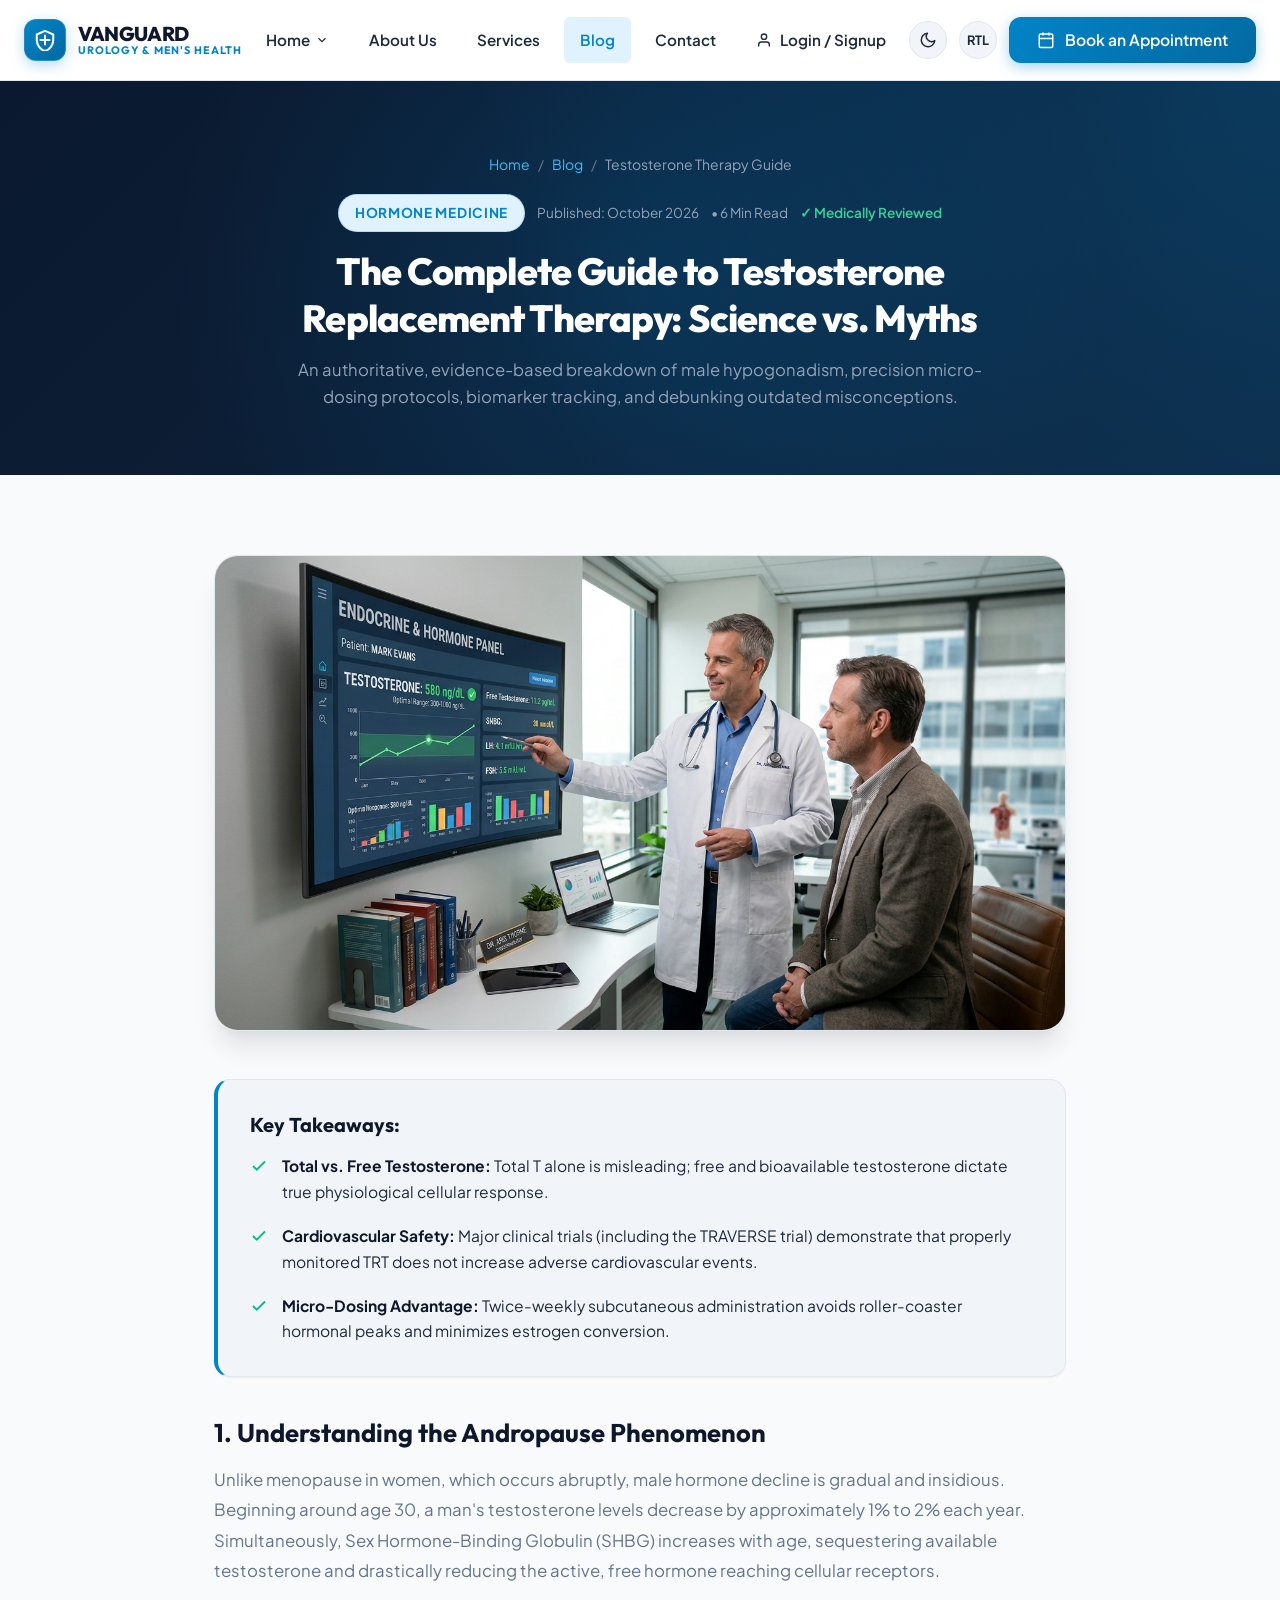
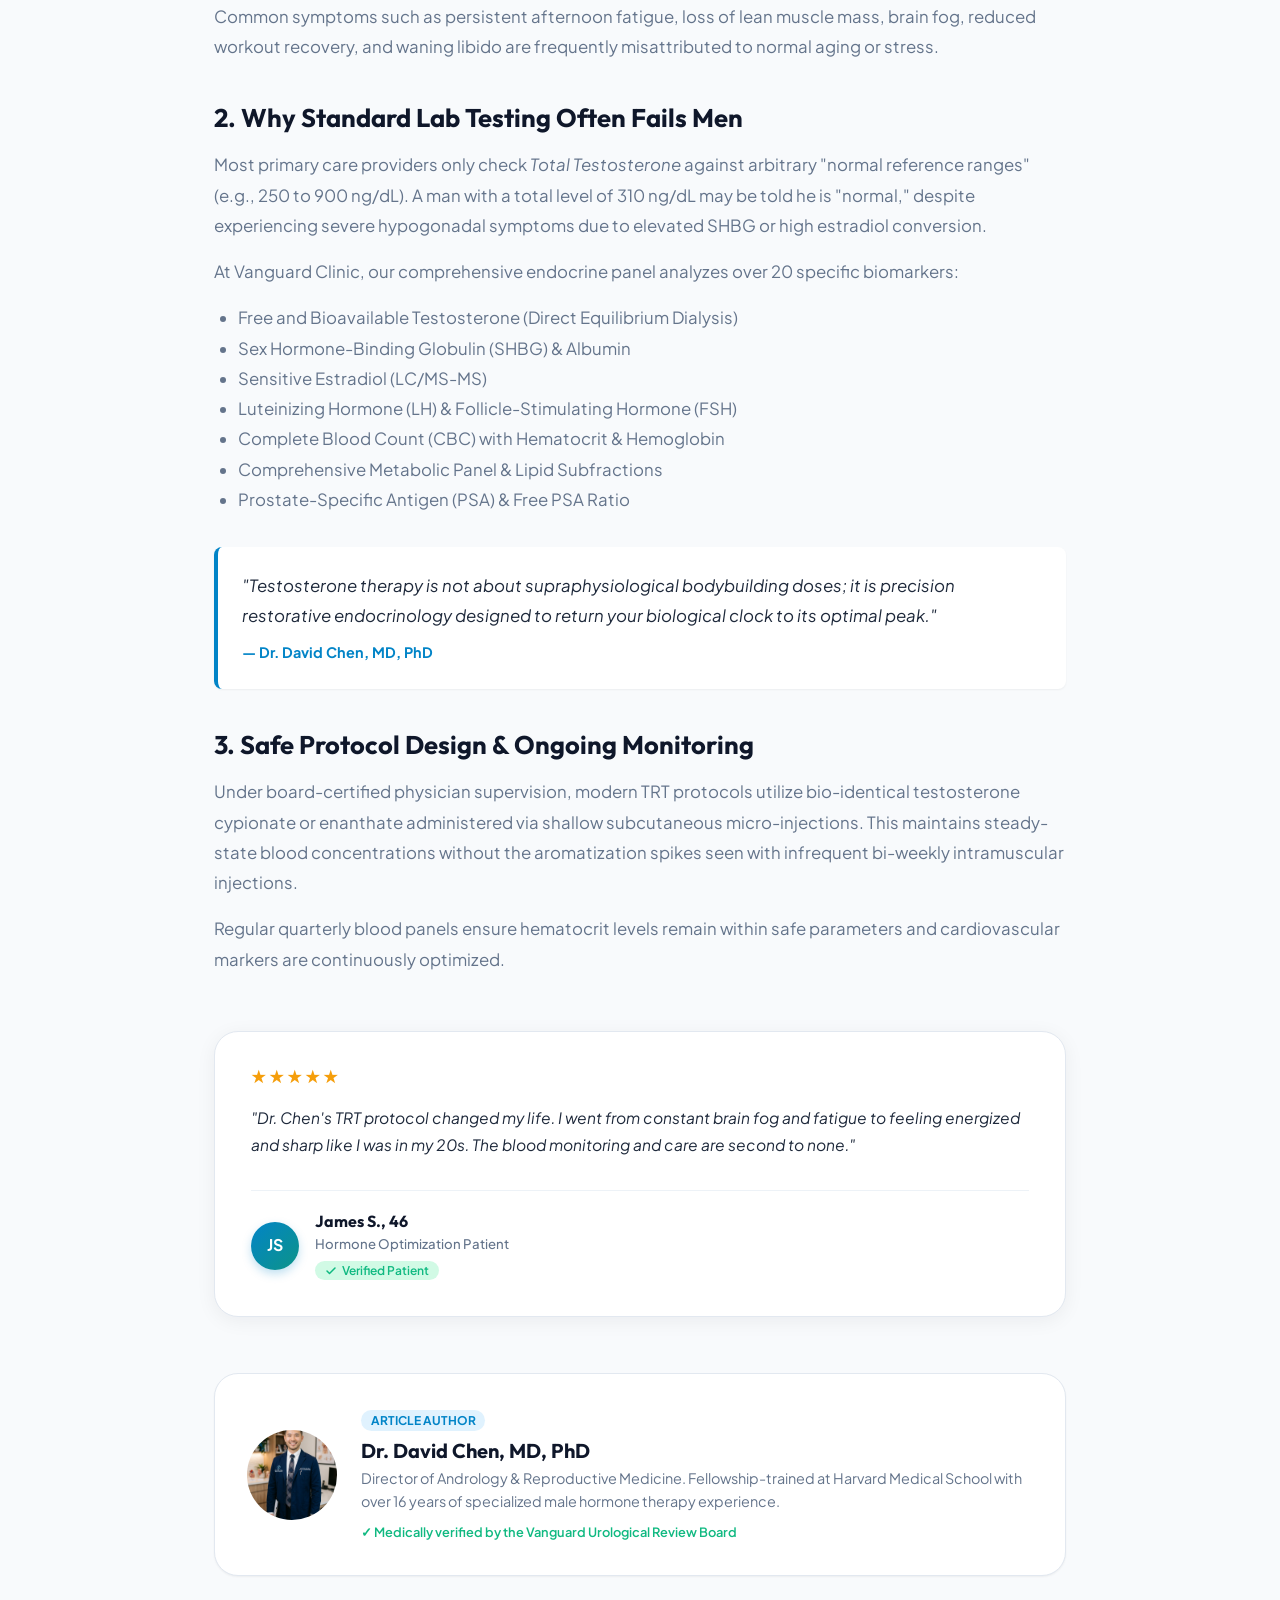
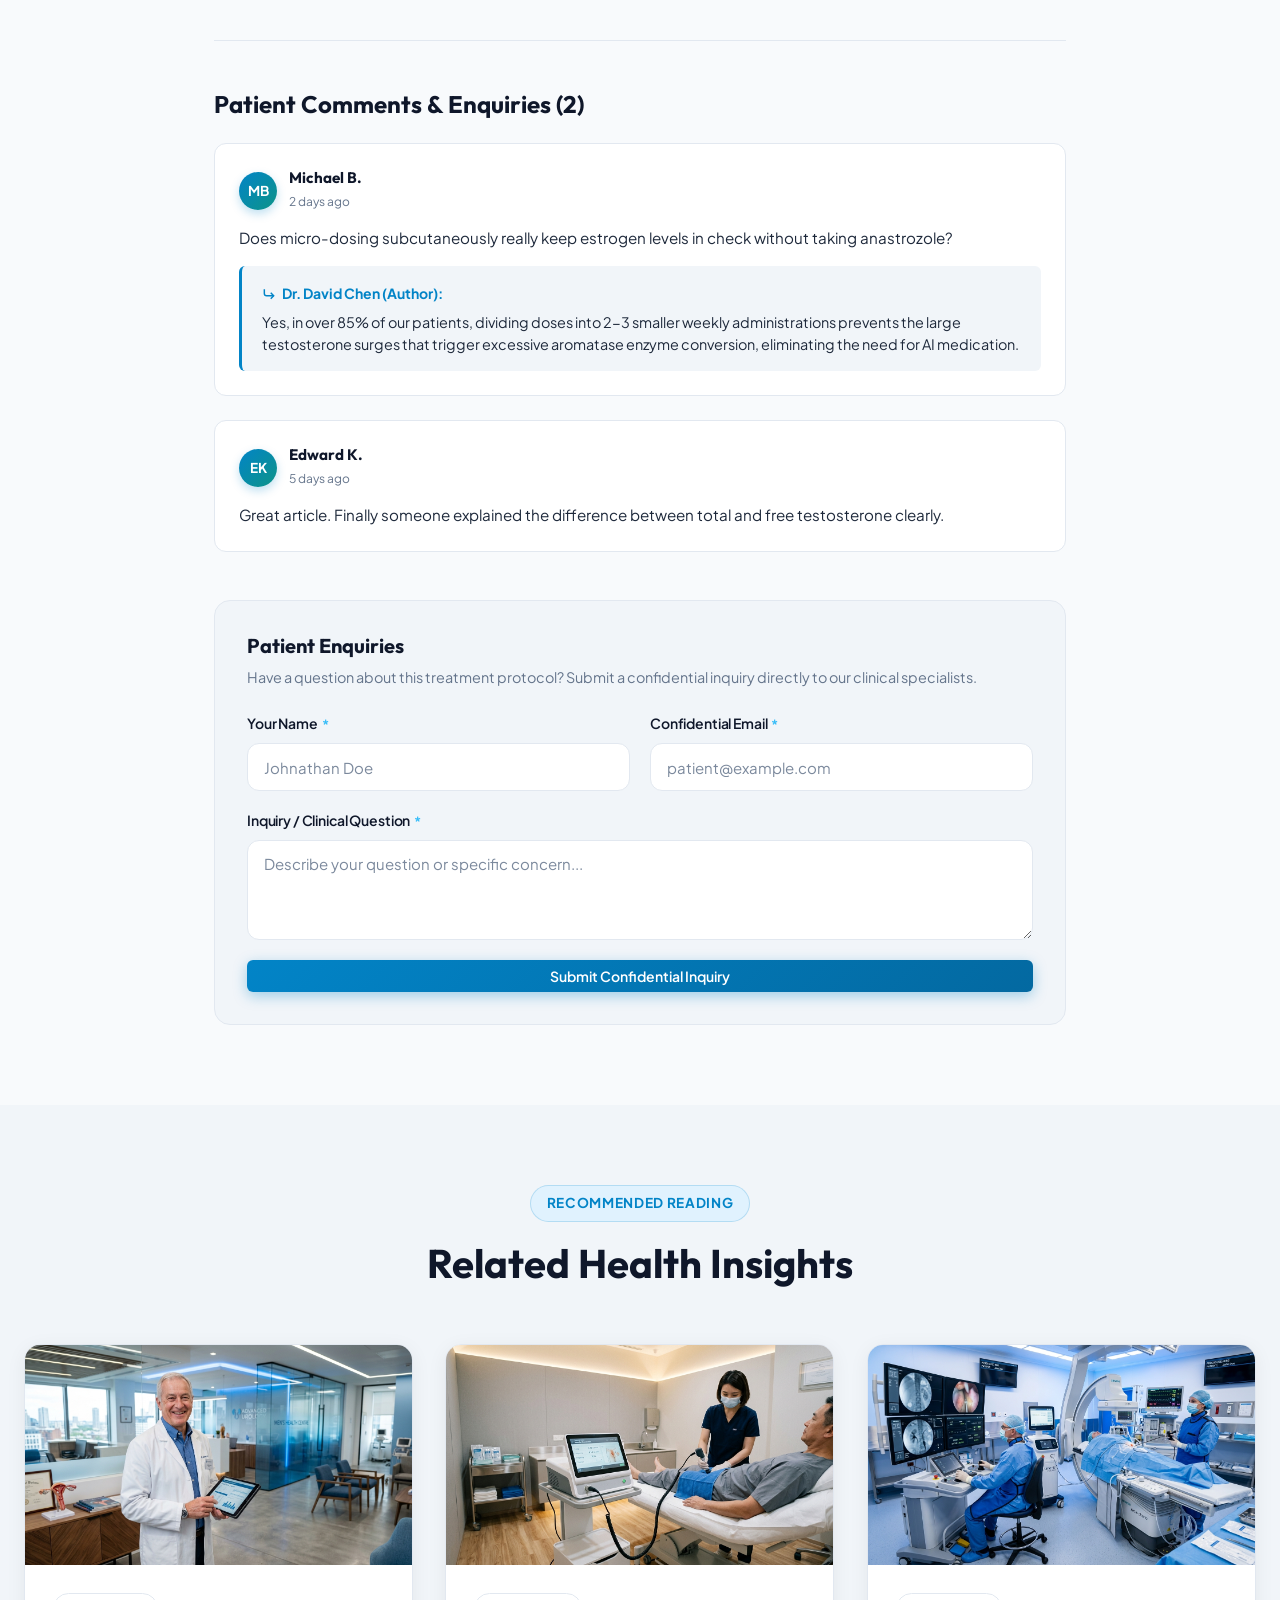
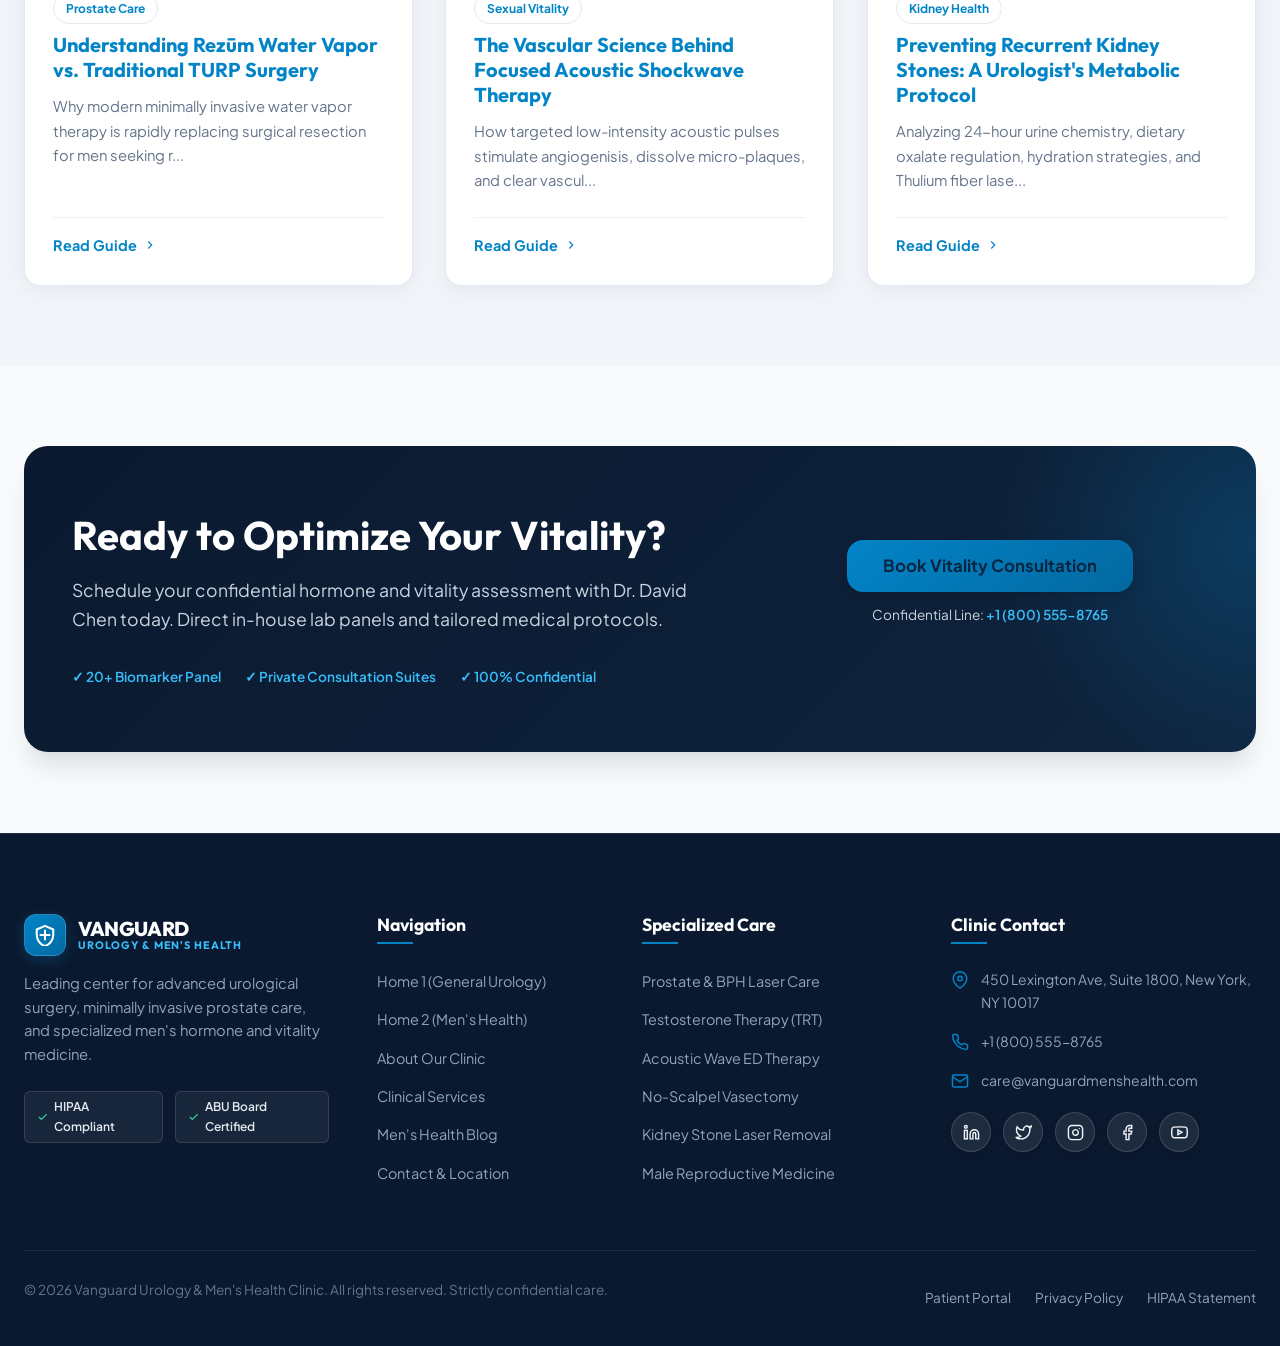
<file: blog-details.html>
<!DOCTYPE html>
<html lang="en" data-theme="light" dir="ltr">
<head>
  <meta charset="UTF-8">
  <meta name="viewport" content="width=device-width, initial-scale=1.0">
  <meta name="description" id="page-meta-desc" content="The Complete Guide to Testosterone Replacement Therapy: Science vs. Myths. Understand bioidentical hormones, biomarker monitoring, and safe protocols.">
  <meta name="keywords" content="TRT guide, testosterone replacement therapy, hormone doctor, low-T symptoms, andrology clinic">
  <title id="page-head-title">Guide to Testosterone Replacement Therapy | Vanguard Blog</title>
  
  <!-- Favicon -->
  <link rel="icon" type="image/svg+xml" href="assets/icons/favicon.svg">
  
  <!-- Master Stylesheet -->
  <link rel="stylesheet" href="assets/css/style.css">
</head>
<body>

  <!-- Header & Navigation (Starts directly at top) -->
  <header class="header-wrapper">
    <div class="container nav-container">
      <!-- Logo -->
      <a href="index.html" class="brand-logo" id="header-brand-logo">
        <div class="brand-logo-icon">
          <svg width="22" height="22" viewBox="0 0 24 24" fill="none" stroke="currentColor" stroke-width="2.2" stroke-linecap="round" stroke-linejoin="round">
            <path d="M12 2L3 6v6c0 5.55 3.84 10.74 9 12 5.16-1.26 9-6.45 9-12V6l-9-4z"></path>
            <path d="M12 7v10M7 12h10"></path>
          </svg>
        </div>
        <div class="brand-logo-text">
          <span class="brand-title">VANGUARD</span>
          <span class="brand-subtitle">Urology & Men's Health</span>
        </div>
      </a>

      <!-- Main Navigation Menu -->
      <nav class="nav-menu" aria-label="Main Navigation">
        <div class="nav-item has-dropdown">
          <a href="index.html" class="nav-link">
            <span>Home</span>
            <svg class="dropdown-arrow" width="14" height="14" viewBox="0 0 24 24" fill="none" stroke="currentColor" stroke-width="2"><polyline points="6 9 12 15 18 9"></polyline></svg>
          </a>
          <div class="dropdown-menu">
            <a href="index.html" class="dropdown-link">Home 1</a>
            <a href="home-2.html" class="dropdown-link">Home 2</a>
          </div>
        </div>
        <div class="nav-item">
          <a href="about.html" class="nav-link">About Us</a>
        </div>
        <div class="nav-item">
          <a href="services.html" class="nav-link">Services</a>
        </div>
        <div class="nav-item">
          <a href="blog.html" class="nav-link active">Blog</a>
        </div>
        <div class="nav-item">
          <a href="contact.html" class="nav-link">Contact</a>
        </div>
        <div class="nav-item">
          <a href="login.html" class="nav-link nav-auth-link" aria-label="Patient Portal Login and Signup">
            <svg class="nav-auth-icon" width="16" height="16" viewBox="0 0 24 24" fill="none" stroke="currentColor" stroke-width="2" stroke-linecap="round" stroke-linejoin="round" aria-hidden="true"><path d="M20 21v-2a4 4 0 0 0-4-4H8a4 4 0 0 0-4 4v2"></path><circle cx="12" cy="7" r="4"></circle></svg>
            <span>Login / Signup</span>
          </a>
        </div>
      </nav>

      <!-- Header Action Controls & Primary CTA -->
      <div class="header-actions">
        <!-- Theme Switcher -->
        <button type="button" class="theme-toggle-btn" aria-label="Toggle Dark/Light Mode" title="Toggle Theme">
          <svg width="18" height="18" viewBox="0 0 24 24" fill="none" stroke="currentColor" stroke-width="2"><path d="M21 12.79A9 9 0 1 1 11.21 3 7 7 0 0 0 21 12.79z"></path></svg>
        </button>

        <!-- RTL Switcher -->
        <button type="button" class="rtl-toggle-btn" aria-label="Toggle RTL Mode" title="Toggle RTL">RTL</button>

        <!-- Primary CTA Button -->
        <button type="button" class="btn btn-primary header-cta-btn btn-book-appointment">
          <svg width="18" height="18" viewBox="0 0 24 24" fill="none" stroke="currentColor" stroke-width="2"><rect x="3" y="4" width="18" height="18" rx="2" ry="2"></rect><line x1="16" y1="2" x2="16" y2="6"></line><line x1="8" y1="2" x2="8" y2="6"></line><line x1="3" y1="10" x2="21" y2="10"></line></svg>
          <span>Book an Appointment</span>
        </button>

        <!-- Mobile Menu Toggle -->
        <button type="button" class="mobile-toggle" aria-label="Toggle Mobile Menu">
          <span></span>
          <span></span>
          <span></span>
        </button>
      </div>
    </div>
  </header>

  <!-- Mobile Navigation Drawer -->
  <div class="mobile-drawer" id="mobile-drawer">
    <div class="mobile-drawer-content">
      <div class="mobile-drawer-header">
        <a href="index.html" class="brand-logo">
          <div class="brand-logo-icon">
            <svg width="22" height="22" viewBox="0 0 24 24" fill="none" stroke="currentColor" stroke-width="2.2" stroke-linecap="round" stroke-linejoin="round">
            <path d="M12 2L3 6v6c0 5.55 3.84 10.74 9 12 5.16-1.26 9-6.45 9-12V6l-9-4z"></path>
            <path d="M12 7v10M7 12h10"></path>
          </svg>
          </div>
          <div class="brand-logo-text">
            <span class="brand-title" style="font-size:1.1rem;">VANGUARD</span>
            <span class="brand-subtitle" style="font-size:0.6rem;">Article Details</span>
          </div>
        </a>
        <button type="button" class="drawer-close-btn" aria-label="Close Menu">&times;</button>
      </div>

      <div class="mobile-nav-list">
        <div class="mobile-nav-item">
          <a href="#" class="mobile-nav-link mobile-dropdown-trigger">
            <span>Home</span>
            <svg class="dropdown-arrow" width="16" height="16" viewBox="0 0 24 24" fill="none" stroke="currentColor" stroke-width="2"><polyline points="6 9 12 15 18 9"></polyline></svg>
          </a>
          <div class="mobile-dropdown">
            <a href="index.html" class="mobile-dropdown-link">Home 1</a>
            <a href="home-2.html" class="mobile-dropdown-link">Home 2</a>
          </div>
        </div>
        <div class="mobile-nav-item">
          <a href="about.html" class="mobile-nav-link">About Us</a>
        </div>
        <div class="mobile-nav-item">
          <a href="services.html" class="mobile-nav-link">Services</a>
        </div>
        <div class="mobile-nav-item">
          <a href="blog.html" class="mobile-nav-link active">Blog</a>
        </div>
        <div class="mobile-nav-item">
          <a href="contact.html" class="mobile-nav-link">Contact</a>
        </div>
        <div class="mobile-nav-item">
          <a href="login.html" class="mobile-nav-link nav-auth-link">
            <svg class="nav-auth-icon" width="16" height="16" viewBox="0 0 24 24" fill="none" stroke="currentColor" stroke-width="2" stroke-linecap="round" stroke-linejoin="round" aria-hidden="true"><path d="M20 21v-2a4 4 0 0 0-4-4H8a4 4 0 0 0-4 4v2"></path><circle cx="12" cy="7" r="4"></circle></svg>
            <span>Login / Signup</span>
          </a>
        </div>
      </div>

      <div class="mobile-drawer-footer">
        <button type="button" class="btn btn-primary btn-book-appointment" style="width: 100%; margin-bottom: 1rem;">
          Book an Appointment
        </button>
        <p style="font-size: 0.8rem; color: var(--text-muted); text-align: center;">
          📞 Confidential: +1 (800) 555-8765
        </p>
      </div>
    </div>
  </div>

  <main id="main-content">
    
    <!-- SECTION 1: Article Header Hero with Breadcrumbs -->
    <section class="page-hero" id="blog-hero-section">
      <div class="container">
        <div class="breadcrumbs">
          <a href="index.html">Home</a>
          <span class="separator">/</span>
          <a href="blog.html">Blog</a>
          <span class="separator">/</span>
          <span id="blog-breadcrumb-title">Testosterone Therapy Guide</span>
        </div>
        <div class="blog-hero-meta-row" style="display: flex; gap: 0.75rem; align-items: center; justify-content: center; margin-bottom: 1rem; flex-wrap: wrap;">
          <span class="section-badge" id="blog-hero-category" style="margin-bottom: 0;">Hormone Medicine</span>
          <span id="blog-hero-date" style="font-size: 0.85rem; color: #94A3B8;">Published: October 2026</span>
          <span id="blog-hero-readtime" style="font-size: 0.85rem; color: #94A3B8;">• 6 Min Read</span>
          <span style="font-size: 0.85rem; color: #34D399; font-weight: 600;">✓ Medically Reviewed</span>
        </div>
        <h1 id="blog-hero-title">The Complete Guide to Testosterone Replacement Therapy: Science vs. Myths</h1>
        <p id="blog-hero-desc">An authoritative, evidence-based breakdown of male hypogonadism, precision micro-dosing protocols, biomarker tracking, and debunking outdated misconceptions.</p>
      </div>
    </section>

    <!-- SECTION 2: Main Article Editorial Content -->
    <section class="section">
      <div class="container container-sm">
        
        <!-- Featured Image -->
        <div style="border-radius: var(--radius-xl); overflow: hidden; box-shadow: var(--shadow-xl); margin-bottom: 3rem; border: 1px solid var(--border-color);">
          <img id="blog-main-image" src="assets/images/blog-trt.jpg" alt="Doctor reviewing hormone levels with patient on digital screen" width="850" height="480" style="transition: opacity 0.2s ease;">
        </div>

        <!-- Key Takeaways Box -->
        <div id="blog-takeaways-container" class="blog-takeaways-box">
          <h3 style="font-size: 1.25rem; margin-bottom: 1rem; color: var(--text-heading); font-weight: 700;">Key Takeaways:</h3>
          <ul class="blog-takeaways-list" id="blog-takeaways-list">
            <li><svg width="18" height="18" viewBox="0 0 24 24" fill="none" stroke="currentColor" stroke-width="2.5"><polyline points="20 6 9 17 4 12"></polyline></svg><div class="takeaway-text"><strong>Total vs. Free Testosterone:</strong> Total T alone is misleading; free and bioavailable testosterone dictate true physiological cellular response.</div></li>
            <li><svg width="18" height="18" viewBox="0 0 24 24" fill="none" stroke="currentColor" stroke-width="2.5"><polyline points="20 6 9 17 4 12"></polyline></svg><div class="takeaway-text"><strong>Cardiovascular Safety:</strong> Major clinical trials (including the TRAVERSE trial) demonstrate that properly monitored TRT does not increase adverse cardiovascular events.</div></li>
            <li><svg width="18" height="18" viewBox="0 0 24 24" fill="none" stroke="currentColor" stroke-width="2.5"><polyline points="20 6 9 17 4 12"></polyline></svg><div class="takeaway-text"><strong>Micro-Dosing Advantage:</strong> Twice-weekly subcutaneous administration avoids roller-coaster hormonal peaks and minimizes estrogen conversion.</div></li>
          </ul>
        </div>

        <!-- Article Content -->
        <div id="blog-full-content" style="font-size: 1.05rem; line-height: 1.8; color: var(--text-main);">
          <h2 style="font-size: 1.6rem; margin-top: 2rem; margin-bottom: 1rem;">1. Understanding the Andropause Phenomenon</h2>
          <p>
            Unlike menopause in women, which occurs abruptly, male hormone decline is gradual and insidious. Beginning around age 30, a man's testosterone levels decrease by approximately 1% to 2% each year. Simultaneously, Sex Hormone-Binding Globulin (SHBG) increases with age, sequestering available testosterone and drastically reducing the active, free hormone reaching cellular receptors.
          </p>
          <p>
            Common symptoms such as persistent afternoon fatigue, loss of lean muscle mass, brain fog, reduced workout recovery, and waning libido are frequently misattributed to normal aging or stress.
          </p>

          <h2 style="font-size: 1.6rem; margin-top: 2.5rem; margin-bottom: 1rem;">2. Why Standard Lab Testing Often Fails Men</h2>
          <p>
            Most primary care providers only check <em>Total Testosterone</em> against arbitrary "normal reference ranges" (e.g., 250 to 900 ng/dL). A man with a total level of 310 ng/dL may be told he is "normal," despite experiencing severe hypogonadal symptoms due to elevated SHBG or high estradiol conversion.
          </p>
          <p>
            At Vanguard Clinic, our comprehensive endocrine panel analyzes over 20 specific biomarkers:
          </p>
          <ul style="list-style: disc; margin-left: 1.5rem; margin-bottom: 1.5rem; color: var(--text-muted);">
            <li>Free and Bioavailable Testosterone (Direct Equilibrium Dialysis)</li>
            <li>Sex Hormone-Binding Globulin (SHBG) & Albumin</li>
            <li>Sensitive Estradiol (LC/MS-MS)</li>
            <li>Luteinizing Hormone (LH) & Follicle-Stimulating Hormone (FSH)</li>
            <li>Complete Blood Count (CBC) with Hematocrit & Hemoglobin</li>
            <li>Comprehensive Metabolic Panel & Lipid Subfractions</li>
            <li>Prostate-Specific Antigen (PSA) & Free PSA Ratio</li>
          </ul>

          <blockquote style="background: var(--bg-card); border-left: 4px solid var(--accent); padding: 1.5rem; margin: 2rem 0; font-style: italic; border-radius: 8px; box-shadow: var(--shadow-sm);">
            "Testosterone therapy is not about supraphysiological bodybuilding doses; it is precision restorative endocrinology designed to return your biological clock to its optimal peak."
            <footer style="margin-top: 0.5rem; font-style: normal; font-weight: 700; font-size: 0.9rem; color: var(--accent);">— Dr. David Chen, MD, PhD</footer>
          </blockquote>

          <h2 style="font-size: 1.6rem; margin-top: 2.5rem; margin-bottom: 1rem;">3. Safe Protocol Design & Ongoing Monitoring</h2>
          <p>
            Under board-certified physician supervision, modern TRT protocols utilize bio-identical testosterone cypionate or enanthate administered via shallow subcutaneous micro-injections. This maintains steady-state blood concentrations without the aromatization spikes seen with infrequent bi-weekly intramuscular injections.
          </p>
          <p>
            Regular quarterly blood panels ensure hematocrit levels remain within safe parameters and cardiovascular markers are continuously optimized.
          </p>
        </div>

        <!-- SECTION 2B: Patient Testimonial Bar (Consistent with index.html testimonial-card) -->
        <div id="blog-testimonial-container" class="blog-testimonial-section">
          <div class="testimonial-card">
            <div class="stars-row">★★★★★</div>
            <p class="testimonial-quote">"Dr. Chen's TRT protocol changed my life. I went from constant brain fog and fatigue to feeling energized and sharp like I was in my 20s. The blood monitoring and care are second to none."</p>
            <div class="patient-profile">
              <div class="patient-avatar-badge">JS</div>
              <div class="patient-details">
                <h5 class="patient-name">James S., 46</h5>
                <p class="patient-treatment">Hormone Optimization Patient</p>
                <span class="verified-tag"><svg width="12" height="12" viewBox="0 0 24 24" fill="none" stroke="currentColor" stroke-width="3" stroke-linecap="round" stroke-linejoin="round"><polyline points="20 6 9 17 4 12"></polyline></svg> Verified Patient</span>
              </div>
            </div>
          </div>
        </div>

        <!-- SECTION 3: Author Bio & Reviewer Verification -->
        <div id="blog-author-card" style="background: var(--bg-card); border: 1px solid var(--border-color); padding: 2rem; border-radius: var(--radius-xl); margin-top: 3.5rem; display: flex; align-items: center; gap: 1.5rem; box-shadow: var(--shadow-sm);">
          <img id="blog-author-image" src="assets/images/dr-david-chen.jpg" alt="Dr. David Chen" style="width: 90px; height: 90px; border-radius: 50%; object-fit: cover; flex-shrink: 0;">
          <div>
            <span class="badge" style="background: var(--accent-soft); color: var(--accent); padding: 0.2rem 0.6rem; border-radius: 9999px; font-size: 0.75rem; font-weight: 700;">ARTICLE AUTHOR</span>
            <h4 id="blog-author-name" style="font-size: 1.25rem; margin-top: 0.35rem; margin-bottom: 0.25rem;">Dr. David Chen, MD, PhD</h4>
            <p id="blog-author-role" style="font-size: 0.9rem; color: var(--text-muted); margin-bottom: 0.5rem;">Director of Andrology & Reproductive Medicine. Fellowship-trained at Harvard Medical School with over 16 years of specialized male hormone therapy experience.</p>
            <p style="font-size: 0.8rem; color: var(--emerald); font-weight: 600; margin: 0;">✓ Medically verified by the Vanguard Urological Review Board</p>
          </div>
        </div>

        <!-- SECTION 4: Interactive Comments & Discussion -->
        <div style="margin-top: 4rem; padding-top: 3rem; border-top: 1px solid var(--border-color);">
          <h3 id="blog-comments-heading" style="margin-bottom: 1.5rem; font-size: 1.5rem; color: var(--text-heading);">Patient Comments & Enquiries (<span id="blog-comments-count">2</span>)</h3>
          
          <div id="blog-comments-list" style="display: flex; flex-direction: column; gap: 1.5rem; margin-bottom: 3rem;">
            <div class="blog-comment-card">
              <div class="blog-comment-header">
                <div class="blog-comment-author-wrap">
                  <div class="patient-avatar-badge" style="width: 38px; height: 38px; min-width: 38px; min-height: 38px; font-size: 0.85rem;">MB</div>
                  <div>
                    <h5 style="margin: 0; font-size: 0.95rem; font-weight: 700; color: var(--text-heading);">Michael B.</h5>
                    <span style="font-size: 0.75rem; color: var(--text-muted);">2 days ago</span>
                  </div>
                </div>
              </div>
              <p class="blog-comment-text">Does micro-dosing subcutaneously really keep estrogen levels in check without taking anastrozole?</p>
              <div class="blog-comment-reply">
                <div class="blog-comment-reply-author">
                  <svg width="14" height="14" viewBox="0 0 24 24" fill="none" stroke="currentColor" stroke-width="2.5"><polyline points="15 10 20 15 15 20"></polyline><path d="M4 4v7a4 4 0 0 0 4 4h12"></path></svg>
                  <span>Dr. David Chen (Author):</span>
                </div>
                <p class="blog-comment-reply-text">Yes, in over 85% of our patients, dividing doses into 2-3 smaller weekly administrations prevents the large testosterone surges that trigger excessive aromatase enzyme conversion, eliminating the need for AI medication.</p>
              </div>
            </div>

            <div class="blog-comment-card">
              <div class="blog-comment-header">
                <div class="blog-comment-author-wrap">
                  <div class="patient-avatar-badge" style="width: 38px; height: 38px; min-width: 38px; min-height: 38px; font-size: 0.85rem;">EK</div>
                  <div>
                    <h5 style="margin: 0; font-size: 0.95rem; font-weight: 700; color: var(--text-heading);">Edward K.</h5>
                    <span style="font-size: 0.75rem; color: var(--text-muted);">5 days ago</span>
                  </div>
                </div>
              </div>
              <p class="blog-comment-text">Great article. Finally someone explained the difference between total and free testosterone clearly.</p>
            </div>
          </div>

          <!-- Patient Enquiries Form -->
          <div style="background: var(--bg-alt); padding: 2rem; border-radius: 16px; border: 1px solid var(--border-color);">
            <h4 id="blog-enquiry-heading" style="margin-bottom: 0.5rem; font-size: 1.25rem; color: var(--text-heading);">Patient Enquiries</h4>
            <p style="font-size: 0.9rem; color: var(--text-muted); margin-bottom: 1.5rem;">Have a question about this treatment protocol? Submit a confidential inquiry directly to our clinical specialists.</p>
            <form id="blog-inquiry-form">
              <div class="form-grid">
                <div class="form-group">
                  <label class="form-label" for="inquiry-name">Your Name <span class="required-star">*</span></label>
                  <input type="text" class="form-control" id="inquiry-name" required placeholder="Johnathan Doe">
                </div>
                <div class="form-group">
                  <label class="form-label" for="inquiry-email">Confidential Email <span class="required-star">*</span></label>
                  <input type="email" class="form-control" id="inquiry-email" required placeholder="patient@example.com">
                </div>
                <div class="form-group full-width">
                  <label class="form-label" for="inquiry-message">Inquiry / Clinical Question <span class="required-star">*</span></label>
                  <textarea class="form-control" id="inquiry-message" required placeholder="Describe your question or specific concern..." rows="3"></textarea>
                </div>
                <div class="form-group full-width">
                  <button type="submit" class="btn btn-primary btn-sm">Submit Confidential Inquiry</button>
                </div>
              </div>
            </form>
          </div>
        </div>

      </div>
    </section>

    <!-- SECTION 5: Related Articles -->
    <section class="section bg-alt">
      <div class="container">
        <div class="section-header text-center">
          <span class="section-badge">Recommended Reading</span>
          <h2>Related Health Insights</h2>
        </div>

        <div class="cards-grid" id="blog-related-grid">
          <article class="service-card">
            <div class="service-card-media">
              <a href="blog-details.html#shockwave">
                <img src="assets/images/service-ed.jpg" alt="Acoustic wave therapy">
              </a>
            </div>
            <div class="service-card-body">
              <span class="blog-category-tag" style="position:static; display:inline-block; margin-bottom:0.5rem; width:fit-content;">Sexual Vitality</span>
              <h3><a href="blog-details.html#shockwave">The Vascular Science Behind Focused Acoustic Shockwave Therapy</a></h3>
              <p>How non-invasive shockwaves restore vascular endothelial health without medications.</p>
              <div class="service-card-footer">
                <a href="blog-details.html#shockwave" class="service-link">Read Guide</a>
              </div>
            </div>
          </article>

          <article class="service-card">
            <div class="service-card-media">
              <a href="blog-details.html#rezum">
                <img src="assets/images/blog-prostate.jpg" alt="Prostate health guidelines">
              </a>
            </div>
            <div class="service-card-body">
              <span class="blog-category-tag" style="position:static; display:inline-block; margin-bottom:0.5rem; width:fit-content;">Prostate Care</span>
              <h3><a href="blog-details.html#rezum">Understanding Rezūm Water Vapor vs. Traditional TURP Surgery</a></h3>
              <p>Minimally invasive convective water vapor therapy for rapid prostate relief without sexual side effects.</p>
              <div class="service-card-footer">
                <a href="blog-details.html#rezum" class="service-link">Read Guide</a>
              </div>
            </div>
          </article>

          <article class="service-card">
            <div class="service-card-media">
              <a href="blog-details.html#kidney-stones">
                <img src="assets/images/blog-kidney.jpg" alt="Kidney stones prevention">
              </a>
            </div>
            <div class="service-card-body">
              <span class="blog-category-tag" style="position:static; display:inline-block; margin-bottom:0.5rem; width:fit-content;">Kidney Health</span>
              <h3><a href="blog-details.html#kidney-stones">Preventing Recurrent Kidney Stones: A Urologist's Metabolic Protocol</a></h3>
              <p>Metabolic urine analysis and nutritional strategies to prevent painful stone recurrence.</p>
              <div class="service-card-footer">
                <a href="blog-details.html#kidney-stones" class="service-link">Read Guide</a>
              </div>
            </div>
          </article>
        </div>
      </div>
    </section>

    <!-- SECTION 6: Consultation / Health Check CTA Banner -->
    <section class="section">
      <div class="container">
        <div class="cta-banner">
          <div class="cta-grid">
            <div class="cta-left">
              <h2 id="blog-cta-title">Ready to Optimize Your Vitality?</h2>
              <p id="blog-cta-desc">Schedule your confidential hormone and vitality assessment with Dr. David Chen today. Direct in-house lab panels and tailored medical protocols.</p>
              <div class="cta-features">
                <span class="cta-feature-pill">✓ 20+ Biomarker Panel</span>
                <span class="cta-feature-pill">✓ Private Consultation Suites</span>
                <span class="cta-feature-pill">✓ 100% Confidential</span>
              </div>
            </div>
            <div class="cta-right text-center">
              <button type="button" id="blog-cta-btn" class="btn btn-white btn-lg btn-book-appointment" data-doctor="Dr. David Chen, MD, PhD" data-service="Testosterone Therapy (TRT)" style="font-weight: 700;">
                Book Vitality Consultation
              </button>
              <p style="font-size: 0.85rem; color: #CBD5E1; margin-top: 0.75rem;">Confidential Line: <a href="tel:+18005558765" style="color: #38BDF8; font-weight: 600;">+1 (800) 555-8765</a></p>
            </div>
          </div>
        </div>
      </div>
    </section>

  </main>

  <!-- Global Footer -->
  <footer class="site-footer">
    <div class="container">
      <div class="footer-top-grid">
        <!-- Col 1: Brand Info -->
        <div class="footer-brand">
          <a href="index.html" class="brand-logo" style="margin-bottom: 1rem;">
            <div class="brand-logo-icon">
              <svg width="22" height="22" viewBox="0 0 24 24" fill="none" stroke="currentColor" stroke-width="2.2" stroke-linecap="round" stroke-linejoin="round">
                <path d="M12 2L3 6v6c0 5.55 3.84 10.74 9 12 5.16-1.26 9-6.45 9-12V6l-9-4z"></path>
                <path d="M12 7v10M7 12h10"></path>
              </svg>
            </div>
            <div class="brand-logo-text">
              <span class="brand-title" style="color: #FFFFFF;">VANGUARD</span>
              <span class="brand-subtitle" style="color: #38BDF8;">Urology & Men's Health</span>
            </div>
          </a>
          <p>
            Leading center for advanced urological surgery, minimally invasive prostate care, and specialized men's hormone and vitality medicine.
          </p>
          <div class="footer-badges-row">
            <span class="accreditation-badge">
              <svg width="12" height="12" viewBox="0 0 24 24" fill="none" stroke="#34D399" stroke-width="2.5"><polyline points="20 6 9 17 4 12"></polyline></svg>
              HIPAA Compliant
            </span>
            <span class="accreditation-badge">
              <svg width="12" height="12" viewBox="0 0 24 24" fill="none" stroke="#34D399" stroke-width="2.5"><polyline points="20 6 9 17 4 12"></polyline></svg>
              ABU Board Certified
            </span>
          </div>
        </div>

        <!-- Col 2: Quick Links -->
        <div>
          <h4 class="footer-heading">Navigation</h4>
          <ul class="footer-links-list">
            <li class="footer-link-item"><a href="index.html">Home 1 (General Urology)</a></li>
            <li class="footer-link-item"><a href="home-2.html">Home 2 (Men's Health)</a></li>
            <li class="footer-link-item"><a href="about.html">About Our Clinic</a></li>
            <li class="footer-link-item"><a href="services.html">Clinical Services</a></li>
            <li class="footer-link-item"><a href="blog.html">Men's Health Blog</a></li>
            <li class="footer-link-item"><a href="contact.html">Contact & Location</a></li>
          </ul>
        </div>

        <!-- Col 3: Specialized Care -->
        <div>
          <h4 class="footer-heading">Specialized Care</h4>
          <ul class="footer-links-list">
            <li class="footer-link-item"><a href="service-details.html#prostate">Prostate & BPH Laser Care</a></li>
            <li class="footer-link-item"><a href="service-details.html#trt">Testosterone Therapy (TRT)</a></li>
            <li class="footer-link-item"><a href="service-details.html#ed">Acoustic Wave ED Therapy</a></li>
            <li class="footer-link-item"><a href="service-details.html#vasectomy">No-Scalpel Vasectomy</a></li>
            <li class="footer-link-item"><a href="service-details.html#kidney">Kidney Stone Laser Removal</a></li>
            <li class="footer-link-item"><a href="service-details.html#fertility">Male Reproductive Medicine</a></li>
          </ul>
        </div>

        <!-- Col 4: Clinic Info -->
        <div>
          <h4 class="footer-heading">Clinic Contact</h4>
          <div class="footer-contact-list">
            <div class="footer-contact-item">
              <svg width="18" height="18" viewBox="0 0 24 24" fill="none" stroke="currentColor" stroke-width="2"><path d="M21 10c0 7-9 13-9 13s-9-6-9-13a9 9 0 0 1 18 0z"></path><circle cx="12" cy="10" r="3"></circle></svg>
              <span>450 Lexington Ave, Suite 1800, New York, NY 10017</span>
            </div>
            <div class="footer-contact-item">
              <svg width="18" height="18" viewBox="0 0 24 24" fill="none" stroke="currentColor" stroke-width="2"><path d="M22 16.92v3a2 2 0 0 1-2.18 2 19.79 19.79 0 0 1-8.63-3.07 19.5 19.5 0 0 1-6-6 19.79 19.79 0 0 1-3.07-8.67A2 2 0 0 1 4.11 2h3a2 2 0 0 1 2 1.72 12.84 12.84 0 0 0 .7 2.81 2 2 0 0 1-.45 2.11L8.09 9.91a16 16 0 0 0 6 6l1.27-1.27a2 2 0 0 1 2.11-.45 12.84 12.84 0 0 0 2.81.7A2 2 0 0 1 22 16.92z"></path></svg>
              <span>+1 (800) 555-8765</span>
            </div>
            <div class="footer-contact-item">
              <svg width="18" height="18" viewBox="0 0 24 24" fill="none" stroke="currentColor" stroke-width="2"><path d="M4 4h16c1.1 0 2 .9 2 2v12c0 1.1-.9 2-2 2H4c-1.1 0-2-.9-2-2V6c0-1.1.9-2 2-2z"></path><polyline points="22,6 12,13 2,6"></polyline></svg>
              <span>care@vanguardmenshealth.com</span>
            </div>
          </div>

          <div class="footer-social-row">
            <a href="https://linkedin.com" target="_blank" rel="noopener noreferrer" class="footer-social-btn" aria-label="LinkedIn">
              <svg width="16" height="16" viewBox="0 0 24 24" fill="none" stroke="currentColor" stroke-width="2"><path d="M16 8a6 6 0 0 1 6 6v7h-4v-7a2 2 0 0 0-2-2 2 2 0 0 0-2 2v7h-4v-7a6 6 0 0 1 6-6z"></path><rect x="2" y="9" width="4" height="12"></rect><circle cx="4" cy="4" r="2"></circle></svg>
            </a>
            <a href="https://twitter.com" target="_blank" rel="noopener noreferrer" class="footer-social-btn" aria-label="Twitter">
              <svg width="16" height="16" viewBox="0 0 24 24" fill="none" stroke="currentColor" stroke-width="2"><path d="M23 3a10.9 10.9 0 0 1-3.14 1.53 4.48 4.48 0 0 0-7.86 3v1A10.66 10.66 0 0 1 3 4s-4 9 5 13a11.64 11.64 0 0 1-7 2c9 5 20 0 20-11.5a4.5 4.5 0 0 0-.08-.83A7.72 7.72 0 0 0 23 3z"></path></svg>
            </a>
                        <a href="https://instagram.com" target="_blank" rel="noopener noreferrer" class="footer-social-btn" aria-label="Instagram">
              <svg width="16" height="16" viewBox="0 0 24 24" fill="none" stroke="currentColor" stroke-width="2" stroke-linecap="round" stroke-linejoin="round"><rect x="2" y="2" width="20" height="20" rx="5" ry="5"></rect><path d="M16 11.37A4 4 0 1 1 12.63 8 4 4 0 0 1 16 11.37z"></path><line x1="17.5" y1="6.5" x2="17.51" y2="6.5"></line></svg>
            </a>
            <a href="https://facebook.com" target="_blank" rel="noopener noreferrer" class="footer-social-btn" aria-label="Facebook">
              <svg width="16" height="16" viewBox="0 0 24 24" fill="none" stroke="currentColor" stroke-width="2"><path d="M18 2h-3a5 5 0 0 0-5 5v3H7v4h3v8h4v-8h3l1-4h-4V7a1 1 0 0 1 1-1h3z"></path></svg>
            </a>
            <a href="https://youtube.com" target="_blank" rel="noopener noreferrer" class="footer-social-btn" aria-label="YouTube">
              <svg width="16" height="16" viewBox="0 0 24 24" fill="none" stroke="currentColor" stroke-width="2"><path d="M22.54 6.42a2.78 2.78 0 0 0-1.94-2C18.88 4 12 4 12 4s-6.88 0-8.6.46a2.78 2.78 0 0 0-1.94 2A29 29 0 0 0 1 11.75a29 29 0 0 0 .46 5.33A2.78 2.78 0 0 0 3.4 19c1.72.46 8.6.46 8.6.46s6.88 0 8.6-.46a2.78 2.78 0 0 0 1.94-2 29 29 0 0 0 .46-5.25 29 29 0 0 0-.46-5.33z"></path><polygon points="9.75 15.02 15.5 11.75 9.75 8.48 9.75 15.02"></polygon></svg>
            </a>
          </div>
        </div>
      </div>

      <div class="footer-bottom">
        <div class="footer-bottom-flex">
          <p>© 2026 Vanguard Urology & Men's Health Clinic. All rights reserved. Strictly confidential care.</p>
          <div class="footer-legal-links">
            <a href="login.html">Patient Portal</a>
            <a href="#privacy-modal" data-open-modal="privacy">Privacy Policy</a>
            <a href="#hipaa-modal" data-open-modal="hipaa">HIPAA Statement</a>
          </div>
        </div>
      </div>
    </div>
  </footer>

  <!-- Global Appointment Wizard Modal -->
  <div class="modal-backdrop" id="appointment-modal" role="dialog" aria-modal="true" aria-labelledby="modal-title">
    <div class="modal-card">
      <div class="modal-header">
        <div>
          <h3 id="modal-title">Book a Confidential Consultation</h3>
          <p>Private & direct scheduling with our board-certified specialists.</p>
        </div>
        <button type="button" class="modal-close-btn" aria-label="Close modal">&times;</button>
      </div>
      <div class="modal-body">
        <form id="appointment-form">
          <div class="form-grid">
            <div class="form-group">
              <label class="form-label" for="modal-service">Clinical Department / Service <span class="required-star">*</span></label>
              <select class="form-control" id="modal-service" required>
                <option value="">Select Treatment</option>
                <option value="Prostate & BPH Laser Care">Prostate & BPH Laser Care</option>
                <option value="Testosterone Therapy (TRT)">Testosterone Therapy (TRT)</option>
                <option value="Acoustic Wave ED Therapy">Acoustic Wave ED Therapy</option>
                <option value="Kidney Stone Laser Removal">Kidney Stone Laser Removal</option>
                <option value="No-Scalpel Vasectomy">No-Scalpel Vasectomy</option>
                <option value="Male Reproductive Medicine">Male Reproductive Medicine</option>
                <option value="Executive Male Health Screening">Executive Male Health Screening</option>
                <option value="Men's Vitality Check">Men's Vitality Check</option>
              </select>
            </div>

            <div class="form-group">
              <label class="form-label" for="modal-doctor">Preferred Specialist <span class="required-star">*</span></label>
              <select class="form-control" id="modal-doctor" required>
                <option value="">Select Specialist</option>
                <option value="First Available Specialist">First Available Specialist</option>
                <option value="Dr. Anthony Rossi, MD">Dr. Anthony Rossi, MD (Chief Robotic Urologist)</option>
                <option value="Dr. David Chen, MD, PhD">Dr. David Chen, MD, PhD (Director of Andrology & TRT)</option>
                <option value="Dr. Sarah Jenkins, MD">Dr. Sarah Jenkins, MD (Urological Surgeon)</option>
                <option value="Dr. Marcus Sterling, MD">Dr. Marcus Sterling, MD (Microsurgeon & Andrology)</option>
              </select>
            </div>

            <div class="form-group">
              <label class="form-label" for="modal-date">Preferred Date <span class="required-star">*</span></label>
              <input type="date" class="form-control" id="modal-date" required>
            </div>

            <div class="form-group">
              <label class="form-label" for="modal-time">Preferred Time Slot <span class="required-star">*</span></label>
              <select class="form-control" id="modal-time" required>
                <option value="">Select Time Slot</option>
                <option value="Morning (8:00 AM - 12:00 PM)">Morning (8:00 AM - 12:00 PM)</option>
                <option value="Afternoon (12:00 PM - 4:00 PM)">Afternoon (12:00 PM - 4:00 PM)</option>
                <option value="Late Afternoon (4:00 PM - 7:00 PM)">Late Afternoon (4:00 PM - 7:00 PM)</option>
              </select>
            </div>

            <div class="form-group">
              <label class="form-label" for="modal-name">Full Name <span class="required-star">*</span></label>
              <input type="text" class="form-control" id="modal-name" placeholder="John Doe" required>
            </div>

            <div class="form-group">
              <label class="form-label" for="modal-phone">Confidential Phone Number <span class="required-star">*</span></label>
              <input type="tel" class="form-control" id="modal-phone" placeholder="(555) 000-0000" required>
            </div>

            <div class="form-group full-width">
              <label class="form-label" for="modal-email">Email Address <span class="required-star">*</span></label>
              <input type="email" class="form-control" id="modal-email" placeholder="patient@example.com" required>
            </div>

            <div class="form-group full-width">
              <label class="form-label" for="modal-notes">Additional Message / Reason for Consultation</label>
              <textarea class="form-control" id="modal-notes" placeholder="Briefly describe your symptoms, primary concerns, or questions..." rows="2"></textarea>
            </div>

            <div class="form-group full-width" style="margin-top: 0.5rem;">
              <button type="submit" id="btn-submit-appointment" class="btn btn-primary" style="width: 100%; padding-block: 0.9rem; font-size: 1rem; display: flex; align-items: center; justify-content: center; gap: 0.5rem;">
                <svg width="18" height="18" viewBox="0 0 24 24" fill="none" stroke="currentColor" stroke-width="2"><rect x="3" y="4" width="18" height="18" rx="2" ry="2"></rect><line x1="16" y1="2" x2="16" y2="6"></line><line x1="8" y1="2" x2="8" y2="6"></line><line x1="3" y1="10" x2="21" y2="10"></line></svg>
                <span>Confirm & Request Consultation</span>
              </button>
            </div>
          </div>
        </form>
      </div>
    </div>
  </div>

  <!-- Back to Top Button -->
  <button type="button" class="back-to-top" aria-label="Back to Top">
    <svg width="20" height="20" viewBox="0 0 24 24" fill="none" stroke="currentColor" stroke-width="2.5"><polyline points="18 15 12 9 6 15"></polyline></svg>
  </button>

  <!-- Master JavaScript -->
  <script src="assets/js/main.js"></script>
</body>
</html>
</file>
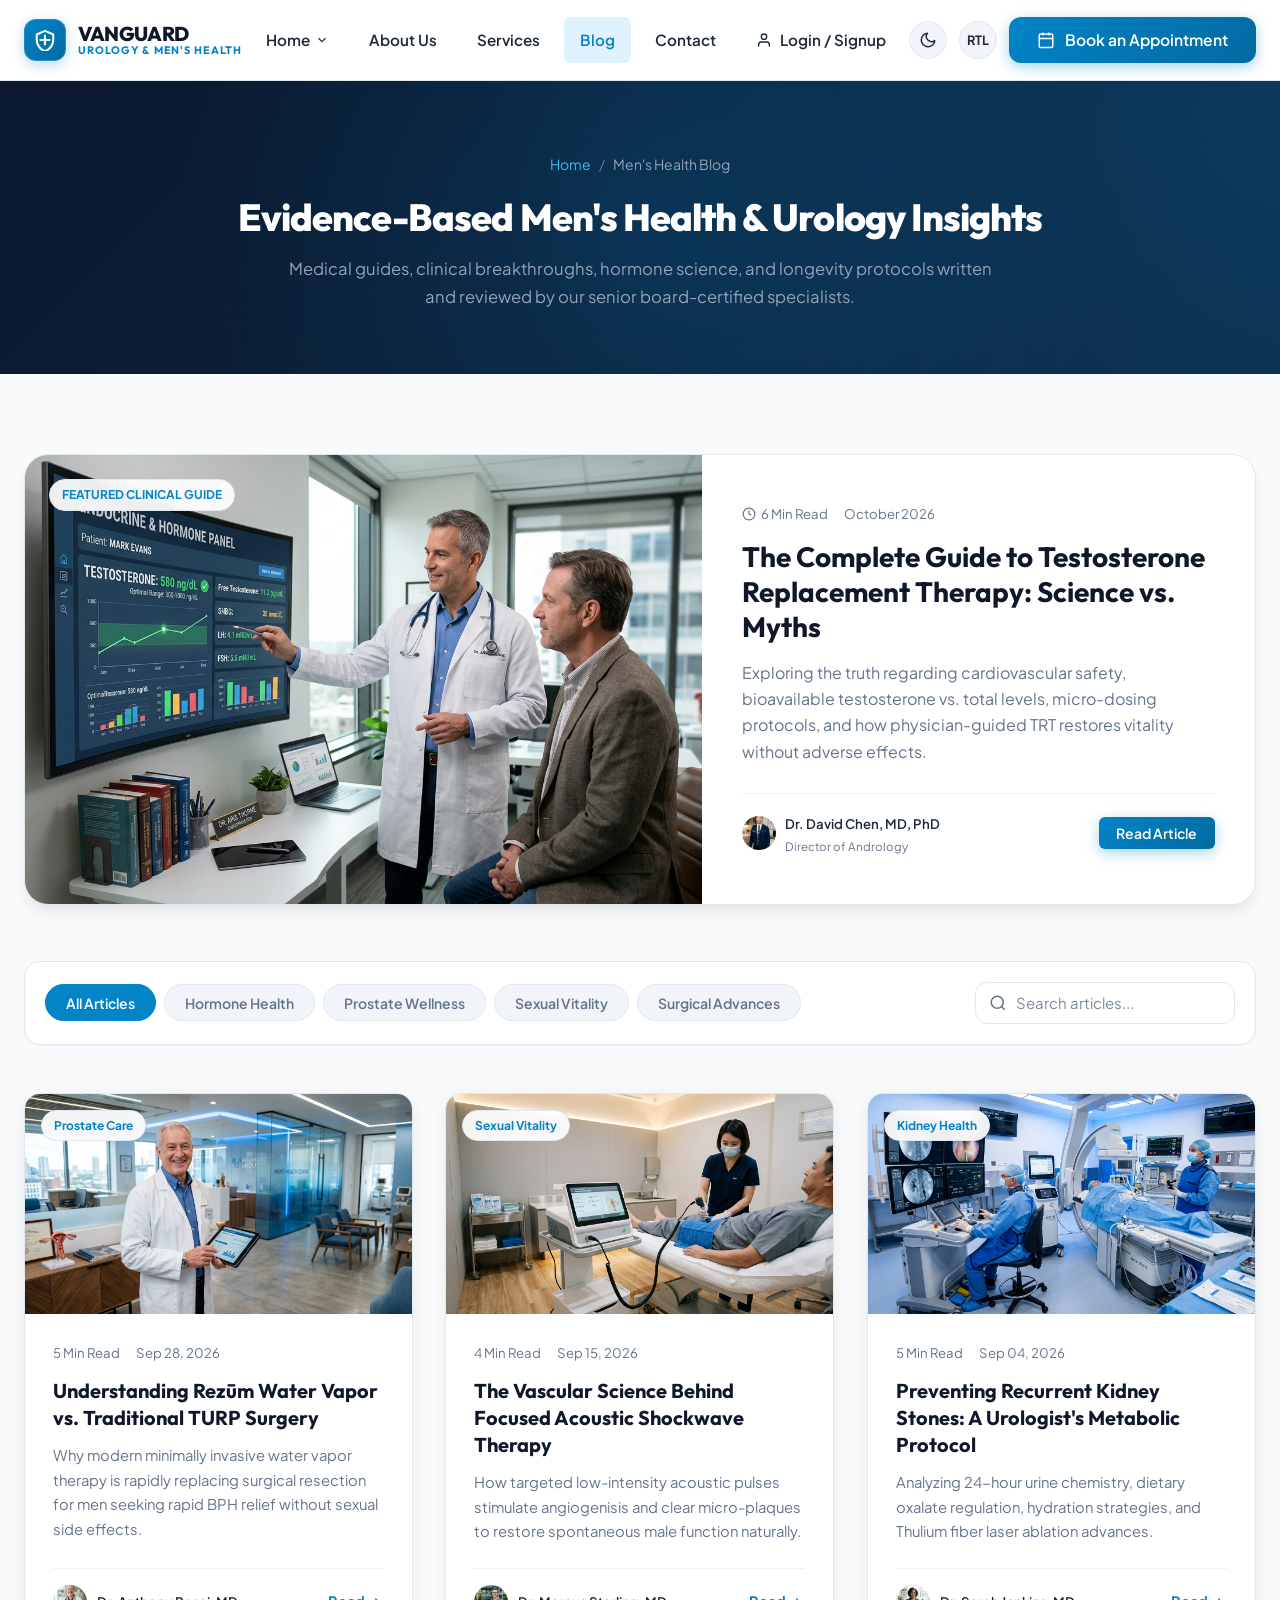
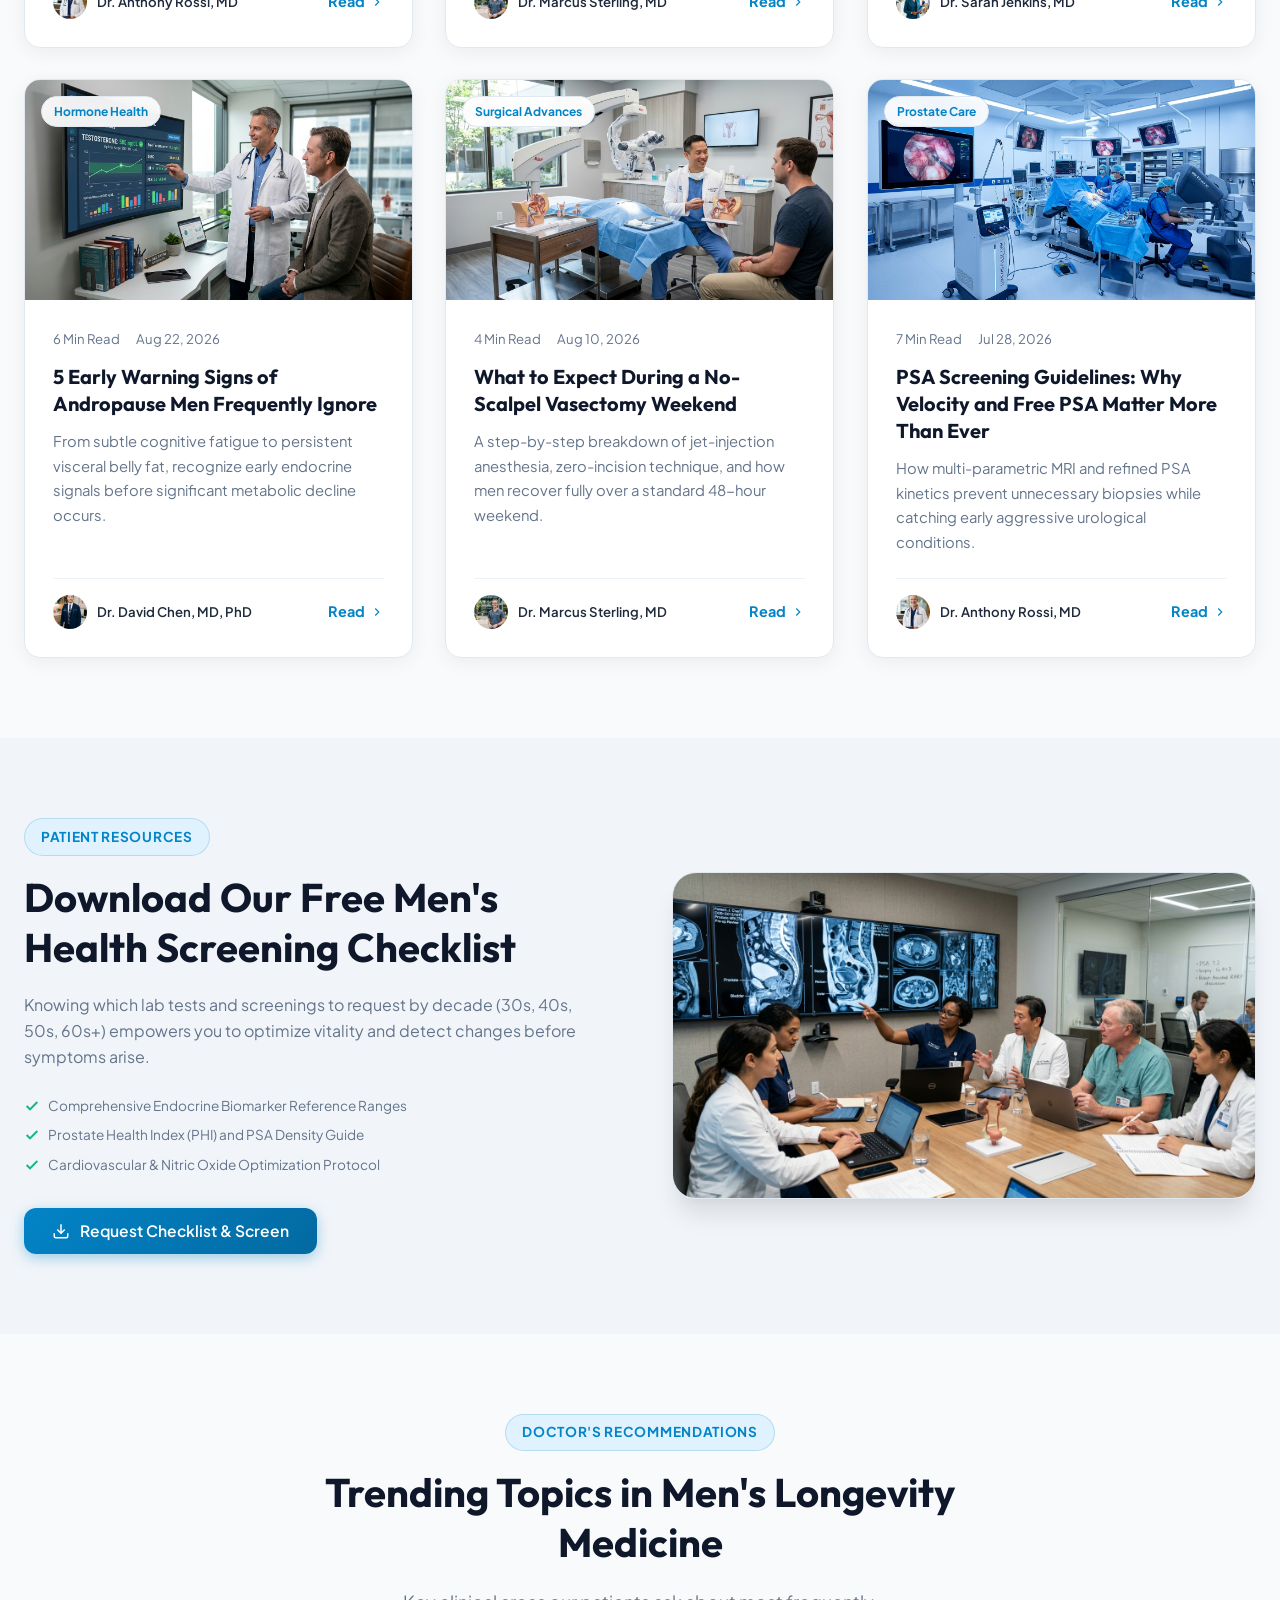
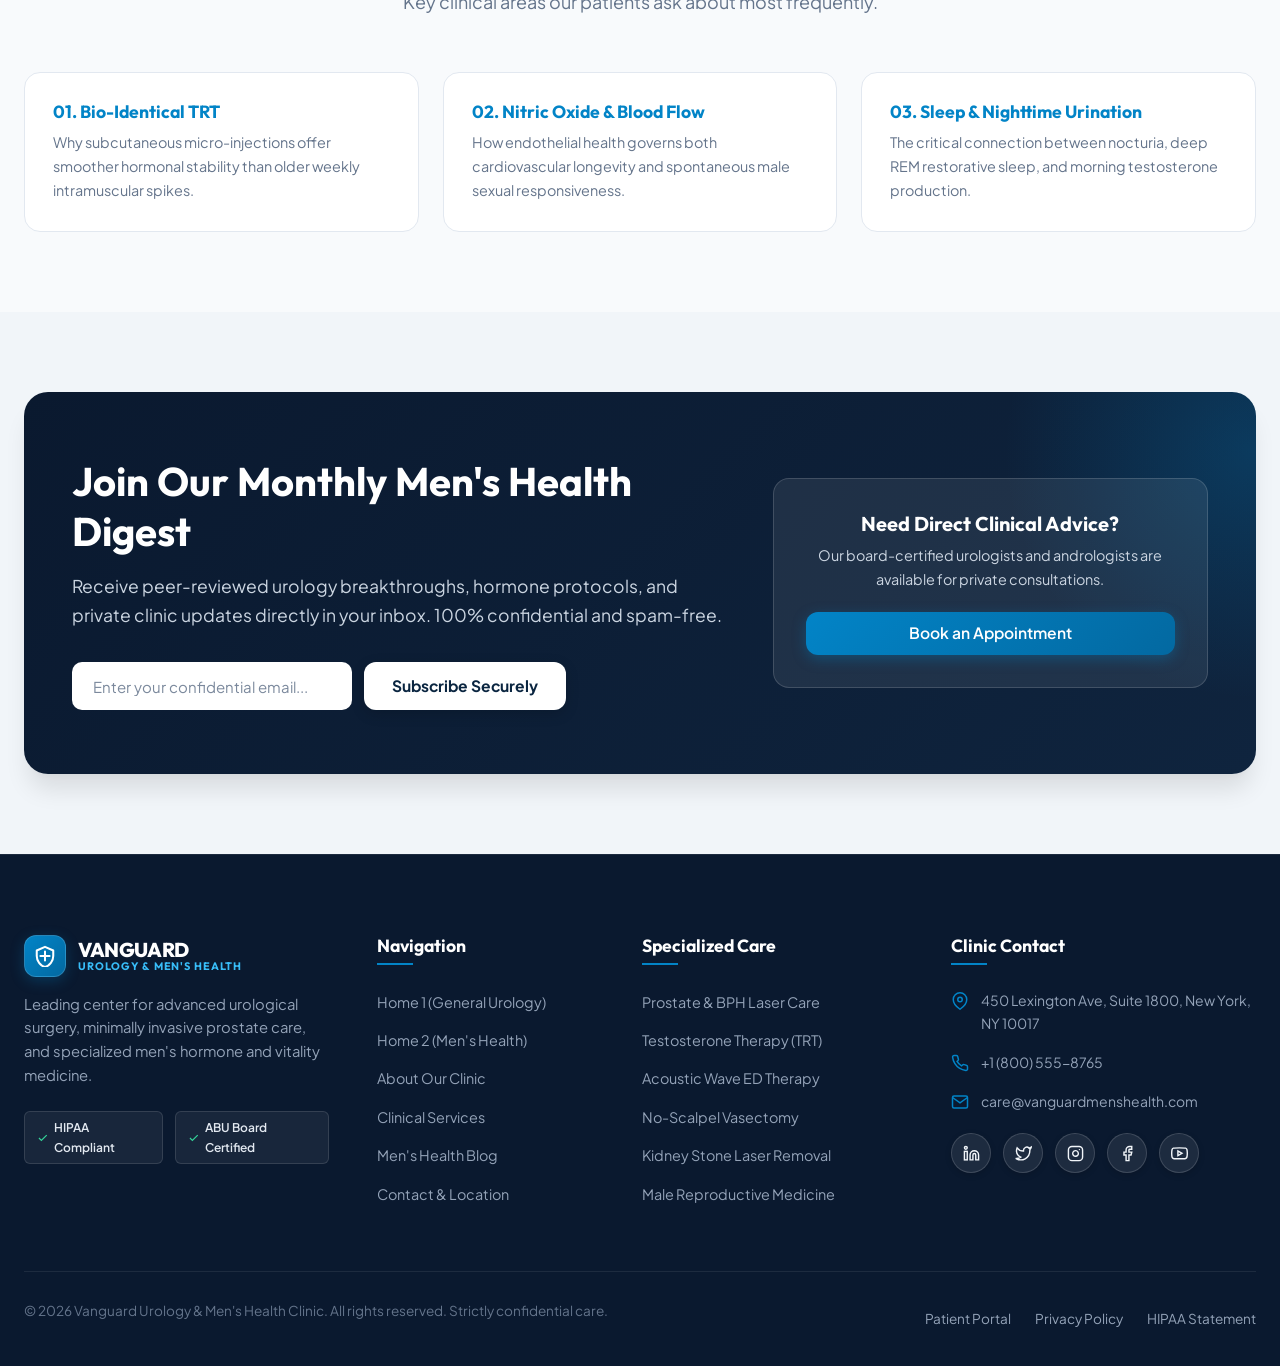
<file: blog.html>
<!DOCTYPE html>
<html lang="en" data-theme="light" dir="ltr">
<head>
  <meta charset="UTF-8">
  <meta name="viewport" content="width=device-width, initial-scale=1.0">
  <meta name="description" content="Expert insights on men's health, urology, prostate care, testosterone replacement therapy, and sexual vitality written by board-certified physicians.">
  <meta name="keywords" content="men's health blog, urology articles, TRT guide, prostate health tips, shockwave therapy research">
  <title>Men's Health & Urology Insights | Vanguard Blog</title>
  
  <!-- Favicon -->
  <link rel="icon" type="image/svg+xml" href="assets/icons/favicon.svg">
  
  <!-- Master Stylesheet -->
  <link rel="stylesheet" href="assets/css/style.css">
</head>
<body>

  <!-- Header & Navigation (Starts directly at top) -->
  <header class="header-wrapper">
    <div class="container nav-container">
      <!-- Logo -->
      <a href="index.html" class="brand-logo" id="header-brand-logo">
        <div class="brand-logo-icon">
          <svg width="22" height="22" viewBox="0 0 24 24" fill="none" stroke="currentColor" stroke-width="2.2" stroke-linecap="round" stroke-linejoin="round">
            <path d="M12 2L3 6v6c0 5.55 3.84 10.74 9 12 5.16-1.26 9-6.45 9-12V6l-9-4z"></path>
            <path d="M12 7v10M7 12h10"></path>
          </svg>
        </div>
        <div class="brand-logo-text">
          <span class="brand-title">VANGUARD</span>
          <span class="brand-subtitle">Urology & Men's Health</span>
        </div>
      </a>

      <!-- Main Navigation Menu -->
      <nav class="nav-menu" aria-label="Main Navigation">
        <div class="nav-item has-dropdown">
          <a href="index.html" class="nav-link">
            <span>Home</span>
            <svg class="dropdown-arrow" width="14" height="14" viewBox="0 0 24 24" fill="none" stroke="currentColor" stroke-width="2"><polyline points="6 9 12 15 18 9"></polyline></svg>
          </a>
          <div class="dropdown-menu">
            <a href="index.html" class="dropdown-link">Home 1</a>
            <a href="home-2.html" class="dropdown-link">Home 2</a>
          </div>
        </div>
        <div class="nav-item">
          <a href="about.html" class="nav-link">About Us</a>
        </div>
        <div class="nav-item">
          <a href="services.html" class="nav-link">Services</a>
        </div>
        <div class="nav-item">
          <a href="blog.html" class="nav-link active">Blog</a>
        </div>
        <div class="nav-item">
          <a href="contact.html" class="nav-link">Contact</a>
        </div>
        <div class="nav-item">
          <a href="login.html" class="nav-link nav-auth-link" aria-label="Patient Portal Login and Signup">
            <svg class="nav-auth-icon" width="16" height="16" viewBox="0 0 24 24" fill="none" stroke="currentColor" stroke-width="2" stroke-linecap="round" stroke-linejoin="round" aria-hidden="true"><path d="M20 21v-2a4 4 0 0 0-4-4H8a4 4 0 0 0-4 4v2"></path><circle cx="12" cy="7" r="4"></circle></svg>
            <span>Login / Signup</span>
          </a>
        </div>
      </nav>

      <!-- Header Action Controls & Primary CTA -->
      <div class="header-actions">
        <!-- Theme Switcher -->
        <button type="button" class="theme-toggle-btn" aria-label="Toggle Dark/Light Mode" title="Toggle Theme">
          <svg width="18" height="18" viewBox="0 0 24 24" fill="none" stroke="currentColor" stroke-width="2"><path d="M21 12.79A9 9 0 1 1 11.21 3 7 7 0 0 0 21 12.79z"></path></svg>
        </button>

        <!-- RTL Switcher -->
        <button type="button" class="rtl-toggle-btn" aria-label="Toggle RTL Mode" title="Toggle RTL">RTL</button>

        <!-- Primary CTA Button -->
        <button type="button" class="btn btn-primary header-cta-btn btn-book-appointment">
          <svg width="18" height="18" viewBox="0 0 24 24" fill="none" stroke="currentColor" stroke-width="2"><rect x="3" y="4" width="18" height="18" rx="2" ry="2"></rect><line x1="16" y1="2" x2="16" y2="6"></line><line x1="8" y1="2" x2="8" y2="6"></line><line x1="3" y1="10" x2="21" y2="10"></line></svg>
          <span>Book an Appointment</span>
        </button>

        <!-- Mobile Menu Toggle -->
        <button type="button" class="mobile-toggle" aria-label="Toggle Mobile Menu">
          <span></span>
          <span></span>
          <span></span>
        </button>
      </div>
    </div>
  </header>

  <!-- Mobile Navigation Drawer -->
  <div class="mobile-drawer" id="mobile-drawer">
    <div class="mobile-drawer-content">
      <div class="mobile-drawer-header">
        <a href="index.html" class="brand-logo">
          <div class="brand-logo-icon">
            <svg width="22" height="22" viewBox="0 0 24 24" fill="none" stroke="currentColor" stroke-width="2.2" stroke-linecap="round" stroke-linejoin="round">
            <path d="M12 2L3 6v6c0 5.55 3.84 10.74 9 12 5.16-1.26 9-6.45 9-12V6l-9-4z"></path>
            <path d="M12 7v10M7 12h10"></path>
          </svg>
          </div>
          <div class="brand-logo-text">
            <span class="brand-title" style="font-size:1.1rem;">VANGUARD</span>
            <span class="brand-subtitle" style="font-size:0.6rem;">Clinical Blog</span>
          </div>
        </a>
        <button type="button" class="drawer-close-btn" aria-label="Close Menu">&times;</button>
      </div>

      <div class="mobile-nav-list">
        <div class="mobile-nav-item">
          <a href="#" class="mobile-nav-link mobile-dropdown-trigger">
            <span>Home</span>
            <svg class="dropdown-arrow" width="16" height="16" viewBox="0 0 24 24" fill="none" stroke="currentColor" stroke-width="2"><polyline points="6 9 12 15 18 9"></polyline></svg>
          </a>
          <div class="mobile-dropdown">
            <a href="index.html" class="mobile-dropdown-link">Home 1</a>
            <a href="home-2.html" class="mobile-dropdown-link">Home 2</a>
          </div>
        </div>
        <div class="mobile-nav-item">
          <a href="about.html" class="mobile-nav-link">About Us</a>
        </div>
        <div class="mobile-nav-item">
          <a href="services.html" class="mobile-nav-link">Services</a>
        </div>
        <div class="mobile-nav-item">
          <a href="blog.html" class="mobile-nav-link active">Blog</a>
        </div>
        <div class="mobile-nav-item">
          <a href="contact.html" class="mobile-nav-link">Contact</a>
        </div>
        <div class="mobile-nav-item">
          <a href="login.html" class="mobile-nav-link nav-auth-link">
            <svg class="nav-auth-icon" width="16" height="16" viewBox="0 0 24 24" fill="none" stroke="currentColor" stroke-width="2" stroke-linecap="round" stroke-linejoin="round" aria-hidden="true"><path d="M20 21v-2a4 4 0 0 0-4-4H8a4 4 0 0 0-4 4v2"></path><circle cx="12" cy="7" r="4"></circle></svg>
            <span>Login / Signup</span>
          </a>
        </div>
      </div>

      <div class="mobile-drawer-footer">
        <button type="button" class="btn btn-primary btn-book-appointment" style="width: 100%; margin-bottom: 1rem;">
          Book an Appointment
        </button>
        <p style="font-size: 0.8rem; color: var(--text-muted); text-align: center;">
          📞 Confidential: +1 (800) 555-8765
        </p>
      </div>
    </div>
  </div>

  <main id="main-content">
    
    <!-- SECTION 1: Page Hero with Live Search & Category Pills -->
    <section class="page-hero">
      <div class="container">
        <div class="breadcrumbs">
          <a href="index.html">Home</a>
          <span class="separator">/</span>
          <span>Men's Health Blog</span>
        </div>
        <h1>Evidence-Based Men's Health & Urology Insights</h1>
        <p>Medical guides, clinical breakthroughs, hormone science, and longevity protocols written and reviewed by our senior board-certified specialists.</p>
      </div>
    </section>

    <!-- SECTION 2: Featured Article Spotlight -->
    <section class="section">
      <div class="container">
        <div class="featured-blog-card">
          <div class="featured-media">
            <a href="blog-details.html#trt" aria-label="Read The Complete Guide to Testosterone Replacement Therapy">
              <img src="assets/images/blog-trt.jpg" alt="Doctor explaining hormone balance">
            </a>
            <span class="blog-category-tag" style="position: absolute; top: 1.5rem; left: 1.5rem;">FEATURED CLINICAL GUIDE</span>
          </div>
          <div class="featured-body">
            <div class="blog-meta-row">
              <span class="blog-meta-item">
                <svg width="14" height="14" viewBox="0 0 24 24" fill="none" stroke="currentColor" stroke-width="2"><circle cx="12" cy="12" r="10"></circle><polyline points="12 6 12 12 16 14"></polyline></svg>
                6 Min Read
              </span>
              <span class="blog-meta-item">October 2026</span>
            </div>
            <h2 style="font-size: 1.75rem; margin-bottom: 1rem;">
              <a href="blog-details.html#trt" style="color: var(--text-heading);">The Complete Guide to Testosterone Replacement Therapy: Science vs. Myths</a>
            </h2>
            <p style="margin-bottom: 1.75rem;">
              Exploring the truth regarding cardiovascular safety, bioavailable testosterone vs. total levels, micro-dosing protocols, and how physician-guided TRT restores vitality without adverse effects.
            </p>
            <div class="blog-card-footer">
              <div class="blog-author">
                <img src="assets/images/dr-david-chen.jpg" alt="Dr. David Chen">
                <div>
                  <span>Dr. David Chen, MD, PhD</span>
                  <p style="font-size: 0.72rem; color: var(--text-muted); margin: 0;">Director of Andrology</p>
                </div>
              </div>
              <a href="blog-details.html#trt" class="btn btn-primary btn-sm">Read Article</a>
            </div>
          </div>
        </div>

        <!-- Filter Controls -->
        <div class="filter-controls-wrap">
          <div class="filter-pills-list">
            <button type="button" class="filter-pill active" data-category="all">All Articles</button>
            <button type="button" class="filter-pill" data-category="hormones">Hormone Health</button>
            <button type="button" class="filter-pill" data-category="prostate">Prostate Wellness</button>
            <button type="button" class="filter-pill" data-category="vitality">Sexual Vitality</button>
            <button type="button" class="filter-pill" data-category="surgery">Surgical Advances</button>
          </div>
          <div class="search-input-box">
            <svg width="18" height="18" viewBox="0 0 24 24" fill="none" stroke="currentColor" stroke-width="2"><circle cx="11" cy="11" r="8"></circle><line x1="21" y1="21" x2="16.65" y2="16.65"></line></svg>
            <input type="text" id="search-filter-input" placeholder="Search articles..." aria-label="Search articles">
          </div>
        </div>

        <div id="no-results-message" style="display: none; text-align: center; padding: 3rem; background: var(--bg-surface); border-radius: 16px; border: 1px dashed var(--border-color);">
          <p style="font-size: 1.1rem; color: var(--text-muted);">No articles matched your search. Try a different query or reset category filter.</p>
        </div>

        <!-- SECTION 3: Latest Articles Grid -->
        <div class="blog-grid">
          <!-- Article 1 -->
          <article class="blog-card filterable-card" data-category="prostate surgery">
            <div class="blog-media">
              <a href="blog-details.html#rezum" aria-label="Read Understanding Rezūm Water Vapor vs. Traditional TURP Surgery">
                <img src="assets/images/blog-prostate.jpg" alt="Prostate health guidelines">
              </a>
              <span class="blog-category-tag">Prostate Care</span>
            </div>
            <div class="blog-body">
              <div class="blog-meta-row">
                <span class="blog-meta-item">5 Min Read</span>
                <span class="blog-meta-item">Sep 28, 2026</span>
              </div>
              <h3><a href="blog-details.html#rezum">Understanding Rezūm Water Vapor vs. Traditional TURP Surgery</a></h3>
              <p>Why modern minimally invasive water vapor therapy is rapidly replacing surgical resection for men seeking rapid BPH relief without sexual side effects.</p>
              <div class="blog-card-footer">
                <div class="blog-author">
                  <img src="assets/images/dr-anthony-rossi.jpg" alt="Dr. Anthony Rossi">
                  <span>Dr. Anthony Rossi, MD</span>
                </div>
                <a href="blog-details.html#rezum" class="service-link">Read <svg class="svg-arrow" width="14" height="14" viewBox="0 0 24 24" fill="none" stroke="currentColor" stroke-width="2"><polyline points="9 18 15 12 9 6"></polyline></svg></a>
              </div>
            </div>
          </article>

          <!-- Article 2 -->
          <article class="blog-card filterable-card" data-category="vitality">
            <div class="blog-media">
              <a href="blog-details.html#shockwave" aria-label="Read The Vascular Science Behind Focused Acoustic Shockwave Therapy">
                <img src="assets/images/service-ed.jpg" alt="Shockwave therapy for vascular vitality">
              </a>
              <span class="blog-category-tag">Sexual Vitality</span>
            </div>
            <div class="blog-body">
              <div class="blog-meta-row">
                <span class="blog-meta-item">4 Min Read</span>
                <span class="blog-meta-item">Sep 15, 2026</span>
              </div>
              <h3><a href="blog-details.html#shockwave">The Vascular Science Behind Focused Acoustic Shockwave Therapy</a></h3>
              <p>How targeted low-intensity acoustic pulses stimulate angiogenisis and clear micro-plaques to restore spontaneous male function naturally.</p>
              <div class="blog-card-footer">
                <div class="blog-author">
                  <img src="assets/images/dr-marcus-sterling.jpg" alt="Dr. Marcus Sterling">
                  <span>Dr. Marcus Sterling, MD</span>
                </div>
                <a href="blog-details.html#shockwave" class="service-link">Read <svg class="svg-arrow" width="14" height="14" viewBox="0 0 24 24" fill="none" stroke="currentColor" stroke-width="2"><polyline points="9 18 15 12 9 6"></polyline></svg></a>
              </div>
            </div>
          </article>

          <!-- Article 3 -->
          <article class="blog-card filterable-card" data-category="surgery">
            <div class="blog-media">
              <a href="blog-details.html#kidney-stones" aria-label="Read Preventing Recurrent Kidney Stones: A Urologist's Metabolic Protocol">
                <img src="assets/images/blog-kidney.jpg" alt="Laser lithotripsy breakthroughs">
              </a>
              <span class="blog-category-tag">Kidney Health</span>
            </div>
            <div class="blog-body">
              <div class="blog-meta-row">
                <span class="blog-meta-item">5 Min Read</span>
                <span class="blog-meta-item">Sep 04, 2026</span>
              </div>
              <h3><a href="blog-details.html#kidney-stones">Preventing Recurrent Kidney Stones: A Urologist's Metabolic Protocol</a></h3>
              <p>Analyzing 24-hour urine chemistry, dietary oxalate regulation, hydration strategies, and Thulium fiber laser ablation advances.</p>
              <div class="blog-card-footer">
                <div class="blog-author">
                  <img src="assets/images/dr-sarah-jenkins.jpg" alt="Dr. Sarah Jenkins">
                  <span>Dr. Sarah Jenkins, MD</span>
                </div>
                <a href="blog-details.html#kidney-stones" class="service-link">Read <svg class="svg-arrow" width="14" height="14" viewBox="0 0 24 24" fill="none" stroke="currentColor" stroke-width="2"><polyline points="9 18 15 12 9 6"></polyline></svg></a>
              </div>
            </div>
          </article>

          <!-- Article 4 -->
          <article class="blog-card filterable-card" data-category="hormones vitality">
            <div class="blog-media">
              <a href="blog-details.html#andropause" aria-label="Read 5 Early Warning Signs of Andropause Men Frequently Ignore">
                <img src="assets/images/service-trt.jpg" alt="Hormone optimization and muscle health">
              </a>
              <span class="blog-category-tag">Hormone Health</span>
            </div>
            <div class="blog-body">
              <div class="blog-meta-row">
                <span class="blog-meta-item">6 Min Read</span>
                <span class="blog-meta-item">Aug 22, 2026</span>
              </div>
              <h3><a href="blog-details.html#andropause">5 Early Warning Signs of Andropause Men Frequently Ignore</a></h3>
              <p>From subtle cognitive fatigue to persistent visceral belly fat, recognize early endocrine signals before significant metabolic decline occurs.</p>
              <div class="blog-card-footer">
                <div class="blog-author">
                  <img src="assets/images/dr-david-chen.jpg" alt="Dr. David Chen">
                  <span>Dr. David Chen, MD, PhD</span>
                </div>
                <a href="blog-details.html#andropause" class="service-link">Read <svg class="svg-arrow" width="14" height="14" viewBox="0 0 24 24" fill="none" stroke="currentColor" stroke-width="2"><polyline points="9 18 15 12 9 6"></polyline></svg></a>
              </div>
            </div>
          </article>

          <!-- Article 5 -->
          <article class="blog-card filterable-card" data-category="surgery">
            <div class="blog-media">
              <a href="blog-details.html#vasectomy" aria-label="Read What to Expect During a No-Scalpel Vasectomy Weekend">
                <img src="assets/images/service-vasectomy.jpg" alt="No-scalpel vasectomy consultation">
              </a>
              <span class="blog-category-tag">Surgical Advances</span>
            </div>
            <div class="blog-body">
              <div class="blog-meta-row">
                <span class="blog-meta-item">4 Min Read</span>
                <span class="blog-meta-item">Aug 10, 2026</span>
              </div>
              <h3><a href="blog-details.html#vasectomy">What to Expect During a No-Scalpel Vasectomy Weekend</a></h3>
              <p>A step-by-step breakdown of jet-injection anesthesia, zero-incision technique, and how men recover fully over a standard 48-hour weekend.</p>
              <div class="blog-card-footer">
                <div class="blog-author">
                  <img src="assets/images/dr-marcus-sterling.jpg" alt="Dr. Marcus Sterling">
                  <span>Dr. Marcus Sterling, MD</span>
                </div>
                <a href="blog-details.html#vasectomy" class="service-link">Read <svg class="svg-arrow" width="14" height="14" viewBox="0 0 24 24" fill="none" stroke="currentColor" stroke-width="2"><polyline points="9 18 15 12 9 6"></polyline></svg></a>
              </div>
            </div>
          </article>

          <!-- Article 6 -->
          <article class="blog-card filterable-card" data-category="prostate">
            <div class="blog-media">
              <a href="blog-details.html#psa" aria-label="Read PSA Screening Guidelines: Why Velocity and Free PSA Matter More Than Ever">
                <img src="assets/images/blog-robotics.jpg" alt="Robotic prostate surgical console">
              </a>
              <span class="blog-category-tag">Prostate Care</span>
            </div>
            <div class="blog-body">
              <div class="blog-meta-row">
                <span class="blog-meta-item">7 Min Read</span>
                <span class="blog-meta-item">Jul 28, 2026</span>
              </div>
              <h3><a href="blog-details.html#psa">PSA Screening Guidelines: Why Velocity and Free PSA Matter More Than Ever</a></h3>
              <p>How multi-parametric MRI and refined PSA kinetics prevent unnecessary biopsies while catching early aggressive urological conditions.</p>
              <div class="blog-card-footer">
                <div class="blog-author">
                  <img src="assets/images/dr-anthony-rossi.jpg" alt="Dr. Anthony Rossi">
                  <span>Dr. Anthony Rossi, MD</span>
                </div>
                <a href="blog-details.html#psa" class="service-link">Read <svg class="svg-arrow" width="14" height="14" viewBox="0 0 24 24" fill="none" stroke="currentColor" stroke-width="2"><polyline points="9 18 15 12 9 6"></polyline></svg></a>
              </div>
            </div>
          </article>
        </div>
        </div>
      </div>
    </section>

    <!-- SECTION 4: Downloadable Male Screening Guides -->
    <section class="section bg-alt">
      <div class="container">
        <div class="features-grid-split">
          <div>
            <span class="section-badge">Patient Resources</span>
            <h2>Download Our Free Men's Health Screening Checklist</h2>
            <p style="margin-bottom: 1.5rem;">
              Knowing which lab tests and screenings to request by decade (30s, 40s, 50s, 60s+) empowers you to optimize vitality and detect changes before symptoms arise.
            </p>
            <ul class="service-features-list" style="margin-bottom: 2rem;">
              <li><svg width="16" height="16" viewBox="0 0 24 24" fill="none" stroke="currentColor" stroke-width="3"><polyline points="20 6 9 17 4 12"></polyline></svg> Comprehensive Endocrine Biomarker Reference Ranges</li>
              <li><svg width="16" height="16" viewBox="0 0 24 24" fill="none" stroke="currentColor" stroke-width="3"><polyline points="20 6 9 17 4 12"></polyline></svg> Prostate Health Index (PHI) and PSA Density Guide</li>
              <li><svg width="16" height="16" viewBox="0 0 24 24" fill="none" stroke="currentColor" stroke-width="3"><polyline points="20 6 9 17 4 12"></polyline></svg> Cardiovascular & Nitric Oxide Optimization Protocol</li>
            </ul>
            <button type="button" class="btn btn-primary btn-book-appointment" data-service="Executive Male Health Screening">
              <svg width="18" height="18" viewBox="0 0 24 24" fill="none" stroke="currentColor" stroke-width="2"><path d="M21 15v4a2 2 0 0 1-2 2H5a2 2 0 0 1-2-2v-4"></path><polyline points="7 10 12 15 17 10"></polyline><line x1="12" y1="15" x2="12" y2="3"></line></svg>
              <span>Request Checklist & Screen</span>
            </button>
          </div>

          <div>
            <div style="border-radius: var(--radius-xl); overflow: hidden; box-shadow: var(--shadow-xl); border: 1px solid var(--border-color);">
              <img src="assets/images/about-team.jpg" alt="Medical team reviewing clinical guidelines" width="600" height="400">
            </div>
          </div>
        </div>
      </div>
    </section>

    <!-- SECTION 5: Trending Health Topics -->
    <section class="section">
      <div class="container">
        <div class="section-header text-center">
          <span class="section-badge">Doctor's Recommendations</span>
          <h2>Trending Topics in Men's Longevity Medicine</h2>
          <p class="section-subtitle">Key clinical areas our patients ask about most frequently.</p>
        </div>

        <div style="display: grid; grid-template-columns: repeat(auto-fit, minmax(280px, 1fr)); gap: 1.5rem;">
          <div style="background: var(--bg-card); padding: 1.75rem; border-radius: 16px; border: 1px solid var(--border-color);">
            <h4 style="font-size: 1.1rem; margin-bottom: 0.5rem; color: var(--accent);">01. Bio-Identical TRT</h4>
            <p style="font-size: 0.9rem; margin-bottom: 0;">Why subcutaneous micro-injections offer smoother hormonal stability than older weekly intramuscular spikes.</p>
          </div>

          <div style="background: var(--bg-card); padding: 1.75rem; border-radius: 16px; border: 1px solid var(--border-color);">
            <h4 style="font-size: 1.1rem; margin-bottom: 0.5rem; color: var(--accent);">02. Nitric Oxide & Blood Flow</h4>
            <p style="font-size: 0.9rem; margin-bottom: 0;">How endothelial health governs both cardiovascular longevity and spontaneous male sexual responsiveness.</p>
          </div>

          <div style="background: var(--bg-card); padding: 1.75rem; border-radius: 16px; border: 1px solid var(--border-color);">
            <h4 style="font-size: 1.1rem; margin-bottom: 0.5rem; color: var(--accent);">03. Sleep & Nighttime Urination</h4>
            <p style="font-size: 0.9rem; margin-bottom: 0;">The critical connection between nocturia, deep REM restorative sleep, and morning testosterone production.</p>
          </div>
        </div>
      </div>
    </section>

    <!-- SECTION 6: Confidential Health Newsletter CTA -->
    <section class="section bg-alt">
      <div class="container">
        <div class="cta-banner">
          <div class="cta-grid">
            <div class="cta-left">
              <h2>Join Our Monthly Men's Health Digest</h2>
              <p>Receive peer-reviewed urology breakthroughs, hormone protocols, and private clinic updates directly in your inbox. 100% confidential and spam-free.</p>
              <form class="newsletter-form" style="display: flex; gap: 0.75rem; flex-wrap: wrap; margin-top: 1.5rem;">
                <input type="email" class="newsletter-input" placeholder="Enter your confidential email..." required>
                <button type="submit" class="btn btn-white" style="font-weight: 700;">Subscribe Securely</button>
              </form>
            </div>
            <div class="cta-right text-center">
              <div style="background: rgba(255, 255, 255, 0.08); padding: 2rem; border-radius: 16px; border: 1px solid rgba(255, 255, 255, 0.15);">
                <h4 style="color: #fff; margin-bottom: 0.5rem;">Need Direct Clinical Advice?</h4>
                <p style="font-size: 0.9rem; color: #CBD5E1; margin-bottom: 1.25rem;">Our board-certified urologists and andrologists are available for private consultations.</p>
                <button type="button" class="btn btn-primary btn-book-appointment" style="width: 100%;">Book an Appointment</button>
              </div>
            </div>
          </div>
        </div>
      </div>
    </section>

  </main>

  <!-- Global Footer -->
  <footer class="site-footer">
    <div class="container">
      <div class="footer-top-grid">
        <!-- Col 1: Brand Info -->
        <div class="footer-brand">
          <a href="index.html" class="brand-logo" style="margin-bottom: 1rem;">
            <div class="brand-logo-icon">
              <svg width="22" height="22" viewBox="0 0 24 24" fill="none" stroke="currentColor" stroke-width="2.2" stroke-linecap="round" stroke-linejoin="round">
                <path d="M12 2L3 6v6c0 5.55 3.84 10.74 9 12 5.16-1.26 9-6.45 9-12V6l-9-4z"></path>
                <path d="M12 7v10M7 12h10"></path>
              </svg>
            </div>
            <div class="brand-logo-text">
              <span class="brand-title" style="color: #FFFFFF;">VANGUARD</span>
              <span class="brand-subtitle" style="color: #38BDF8;">Urology & Men's Health</span>
            </div>
          </a>
          <p>
            Leading center for advanced urological surgery, minimally invasive prostate care, and specialized men's hormone and vitality medicine.
          </p>
          <div class="footer-badges-row">
            <span class="accreditation-badge">
              <svg width="12" height="12" viewBox="0 0 24 24" fill="none" stroke="#34D399" stroke-width="2.5"><polyline points="20 6 9 17 4 12"></polyline></svg>
              HIPAA Compliant
            </span>
            <span class="accreditation-badge">
              <svg width="12" height="12" viewBox="0 0 24 24" fill="none" stroke="#34D399" stroke-width="2.5"><polyline points="20 6 9 17 4 12"></polyline></svg>
              ABU Board Certified
            </span>
          </div>
        </div>

        <!-- Col 2: Quick Links -->
        <div>
          <h4 class="footer-heading">Navigation</h4>
          <ul class="footer-links-list">
            <li class="footer-link-item"><a href="index.html">Home 1 (General Urology)</a></li>
            <li class="footer-link-item"><a href="home-2.html">Home 2 (Men's Health)</a></li>
            <li class="footer-link-item"><a href="about.html">About Our Clinic</a></li>
            <li class="footer-link-item"><a href="services.html">Clinical Services</a></li>
            <li class="footer-link-item"><a href="blog.html">Men's Health Blog</a></li>
            <li class="footer-link-item"><a href="contact.html">Contact & Location</a></li>
          </ul>
        </div>

        <!-- Col 3: Specialized Care -->
        <div>
          <h4 class="footer-heading">Specialized Care</h4>
          <ul class="footer-links-list">
            <li class="footer-link-item"><a href="service-details.html#prostate">Prostate & BPH Laser Care</a></li>
            <li class="footer-link-item"><a href="service-details.html#trt">Testosterone Therapy (TRT)</a></li>
            <li class="footer-link-item"><a href="service-details.html#ed">Acoustic Wave ED Therapy</a></li>
            <li class="footer-link-item"><a href="service-details.html#vasectomy">No-Scalpel Vasectomy</a></li>
            <li class="footer-link-item"><a href="service-details.html#kidney">Kidney Stone Laser Removal</a></li>
            <li class="footer-link-item"><a href="service-details.html#fertility">Male Reproductive Medicine</a></li>
          </ul>
        </div>

        <!-- Col 4: Clinic Info -->
        <div>
          <h4 class="footer-heading">Clinic Contact</h4>
          <div class="footer-contact-list">
            <div class="footer-contact-item">
              <svg width="18" height="18" viewBox="0 0 24 24" fill="none" stroke="currentColor" stroke-width="2"><path d="M21 10c0 7-9 13-9 13s-9-6-9-13a9 9 0 0 1 18 0z"></path><circle cx="12" cy="10" r="3"></circle></svg>
              <span>450 Lexington Ave, Suite 1800, New York, NY 10017</span>
            </div>
            <div class="footer-contact-item">
              <svg width="18" height="18" viewBox="0 0 24 24" fill="none" stroke="currentColor" stroke-width="2"><path d="M22 16.92v3a2 2 0 0 1-2.18 2 19.79 19.79 0 0 1-8.63-3.07 19.5 19.5 0 0 1-6-6 19.79 19.79 0 0 1-3.07-8.67A2 2 0 0 1 4.11 2h3a2 2 0 0 1 2 1.72 12.84 12.84 0 0 0 .7 2.81 2 2 0 0 1-.45 2.11L8.09 9.91a16 16 0 0 0 6 6l1.27-1.27a2 2 0 0 1 2.11-.45 12.84 12.84 0 0 0 2.81.7A2 2 0 0 1 22 16.92z"></path></svg>
              <span>+1 (800) 555-8765</span>
            </div>
            <div class="footer-contact-item">
              <svg width="18" height="18" viewBox="0 0 24 24" fill="none" stroke="currentColor" stroke-width="2"><path d="M4 4h16c1.1 0 2 .9 2 2v12c0 1.1-.9 2-2 2H4c-1.1 0-2-.9-2-2V6c0-1.1.9-2 2-2z"></path><polyline points="22,6 12,13 2,6"></polyline></svg>
              <span>care@vanguardmenshealth.com</span>
            </div>
          </div>

          <div class="footer-social-row">
            <a href="https://linkedin.com" target="_blank" rel="noopener noreferrer" class="footer-social-btn" aria-label="LinkedIn">
              <svg width="16" height="16" viewBox="0 0 24 24" fill="none" stroke="currentColor" stroke-width="2"><path d="M16 8a6 6 0 0 1 6 6v7h-4v-7a2 2 0 0 0-2-2 2 2 0 0 0-2 2v7h-4v-7a6 6 0 0 1 6-6z"></path><rect x="2" y="9" width="4" height="12"></rect><circle cx="4" cy="4" r="2"></circle></svg>
            </a>
            <a href="https://twitter.com" target="_blank" rel="noopener noreferrer" class="footer-social-btn" aria-label="Twitter">
              <svg width="16" height="16" viewBox="0 0 24 24" fill="none" stroke="currentColor" stroke-width="2"><path d="M23 3a10.9 10.9 0 0 1-3.14 1.53 4.48 4.48 0 0 0-7.86 3v1A10.66 10.66 0 0 1 3 4s-4 9 5 13a11.64 11.64 0 0 1-7 2c9 5 20 0 20-11.5a4.5 4.5 0 0 0-.08-.83A7.72 7.72 0 0 0 23 3z"></path></svg>
            </a>
                        <a href="https://instagram.com" target="_blank" rel="noopener noreferrer" class="footer-social-btn" aria-label="Instagram">
              <svg width="16" height="16" viewBox="0 0 24 24" fill="none" stroke="currentColor" stroke-width="2" stroke-linecap="round" stroke-linejoin="round"><rect x="2" y="2" width="20" height="20" rx="5" ry="5"></rect><path d="M16 11.37A4 4 0 1 1 12.63 8 4 4 0 0 1 16 11.37z"></path><line x1="17.5" y1="6.5" x2="17.51" y2="6.5"></line></svg>
            </a>
            <a href="https://facebook.com" target="_blank" rel="noopener noreferrer" class="footer-social-btn" aria-label="Facebook">
              <svg width="16" height="16" viewBox="0 0 24 24" fill="none" stroke="currentColor" stroke-width="2"><path d="M18 2h-3a5 5 0 0 0-5 5v3H7v4h3v8h4v-8h3l1-4h-4V7a1 1 0 0 1 1-1h3z"></path></svg>
            </a>
            <a href="https://youtube.com" target="_blank" rel="noopener noreferrer" class="footer-social-btn" aria-label="YouTube">
              <svg width="16" height="16" viewBox="0 0 24 24" fill="none" stroke="currentColor" stroke-width="2"><path d="M22.54 6.42a2.78 2.78 0 0 0-1.94-2C18.88 4 12 4 12 4s-6.88 0-8.6.46a2.78 2.78 0 0 0-1.94 2A29 29 0 0 0 1 11.75a29 29 0 0 0 .46 5.33A2.78 2.78 0 0 0 3.4 19c1.72.46 8.6.46 8.6.46s6.88 0 8.6-.46a2.78 2.78 0 0 0 1.94-2 29 29 0 0 0 .46-5.25 29 29 0 0 0-.46-5.33z"></path><polygon points="9.75 15.02 15.5 11.75 9.75 8.48 9.75 15.02"></polygon></svg>
            </a>
          </div>
        </div>
      </div>

      <div class="footer-bottom">
        <div class="footer-bottom-flex">
          <p>© 2026 Vanguard Urology & Men's Health Clinic. All rights reserved. Strictly confidential care.</p>
          <div class="footer-legal-links">
            <a href="login.html">Patient Portal</a>
            <a href="#privacy-modal" data-open-modal="privacy">Privacy Policy</a>
            <a href="#hipaa-modal" data-open-modal="hipaa">HIPAA Statement</a>
          </div>
        </div>
      </div>
    </div>
  </footer>

  <!-- Global Appointment Wizard Modal -->
  <div class="modal-backdrop" id="appointment-modal" role="dialog" aria-modal="true" aria-labelledby="modal-title">
    <div class="modal-card">
      <div class="modal-header">
        <div>
          <h3 id="modal-title">Book a Confidential Consultation</h3>
          <p>Private & direct scheduling with our board-certified specialists.</p>
        </div>
        <button type="button" class="modal-close-btn" aria-label="Close modal">&times;</button>
      </div>
      <div class="modal-body">
        <form id="appointment-form">
          <div class="form-grid">
            <div class="form-group">
              <label class="form-label" for="modal-service">Clinical Department / Service <span class="required-star">*</span></label>
              <select class="form-control" id="modal-service" required>
                <option value="">Select Treatment</option>
                <option value="Prostate & BPH Laser Care">Prostate & BPH Laser Care</option>
                <option value="Testosterone Therapy (TRT)">Testosterone Therapy (TRT)</option>
                <option value="Acoustic Wave ED Therapy">Acoustic Wave ED Therapy</option>
                <option value="Kidney Stone Laser Removal">Kidney Stone Laser Removal</option>
                <option value="No-Scalpel Vasectomy">No-Scalpel Vasectomy</option>
                <option value="Male Reproductive Medicine">Male Reproductive Medicine</option>
                <option value="Executive Male Health Screening">Executive Male Health Screening</option>
                <option value="Men's Vitality Check">Men's Vitality Check</option>
              </select>
            </div>

            <div class="form-group">
              <label class="form-label" for="modal-doctor">Preferred Specialist <span class="required-star">*</span></label>
              <select class="form-control" id="modal-doctor" required>
                <option value="">Select Specialist</option>
                <option value="First Available Specialist">First Available Specialist</option>
                <option value="Dr. Anthony Rossi, MD">Dr. Anthony Rossi, MD (Chief Robotic Urologist)</option>
                <option value="Dr. David Chen, MD, PhD">Dr. David Chen, MD, PhD (Director of Andrology & TRT)</option>
                <option value="Dr. Sarah Jenkins, MD">Dr. Sarah Jenkins, MD (Urological Surgeon)</option>
                <option value="Dr. Marcus Sterling, MD">Dr. Marcus Sterling, MD (Microsurgeon & Andrology)</option>
              </select>
            </div>

            <div class="form-group">
              <label class="form-label" for="modal-date">Preferred Date <span class="required-star">*</span></label>
              <input type="date" class="form-control" id="modal-date" required>
            </div>

            <div class="form-group">
              <label class="form-label" for="modal-time">Preferred Time Slot <span class="required-star">*</span></label>
              <select class="form-control" id="modal-time" required>
                <option value="">Select Time Slot</option>
                <option value="Morning (8:00 AM - 12:00 PM)">Morning (8:00 AM - 12:00 PM)</option>
                <option value="Afternoon (12:00 PM - 4:00 PM)">Afternoon (12:00 PM - 4:00 PM)</option>
                <option value="Late Afternoon (4:00 PM - 7:00 PM)">Late Afternoon (4:00 PM - 7:00 PM)</option>
              </select>
            </div>

            <div class="form-group">
              <label class="form-label" for="modal-name">Full Name <span class="required-star">*</span></label>
              <input type="text" class="form-control" id="modal-name" placeholder="John Doe" required>
            </div>

            <div class="form-group">
              <label class="form-label" for="modal-phone">Confidential Phone Number <span class="required-star">*</span></label>
              <input type="tel" class="form-control" id="modal-phone" placeholder="(555) 000-0000" required>
            </div>

            <div class="form-group full-width">
              <label class="form-label" for="modal-email">Email Address <span class="required-star">*</span></label>
              <input type="email" class="form-control" id="modal-email" placeholder="patient@example.com" required>
            </div>

            <div class="form-group full-width">
              <label class="form-label" for="modal-notes">Additional Message / Reason for Consultation</label>
              <textarea class="form-control" id="modal-notes" placeholder="Briefly describe your symptoms, primary concerns, or questions..." rows="2"></textarea>
            </div>

            <div class="form-group full-width" style="margin-top: 0.5rem;">
              <button type="submit" id="btn-submit-appointment" class="btn btn-primary" style="width: 100%; padding-block: 0.9rem; font-size: 1rem; display: flex; align-items: center; justify-content: center; gap: 0.5rem;">
                <svg width="18" height="18" viewBox="0 0 24 24" fill="none" stroke="currentColor" stroke-width="2"><rect x="3" y="4" width="18" height="18" rx="2" ry="2"></rect><line x1="16" y1="2" x2="16" y2="6"></line><line x1="8" y1="2" x2="8" y2="6"></line><line x1="3" y1="10" x2="21" y2="10"></line></svg>
                <span>Confirm & Request Consultation</span>
              </button>
            </div>
          </div>
        </form>
      </div>
    </div>
  </div>

  <!-- Back to Top Button -->
  <button type="button" class="back-to-top" aria-label="Back to Top">
    <svg width="20" height="20" viewBox="0 0 24 24" fill="none" stroke="currentColor" stroke-width="2.5"><polyline points="18 15 12 9 6 15"></polyline></svg>
  </button>

  <!-- Master JavaScript -->
  <script src="assets/js/main.js"></script>
</body>
</html>
</file>
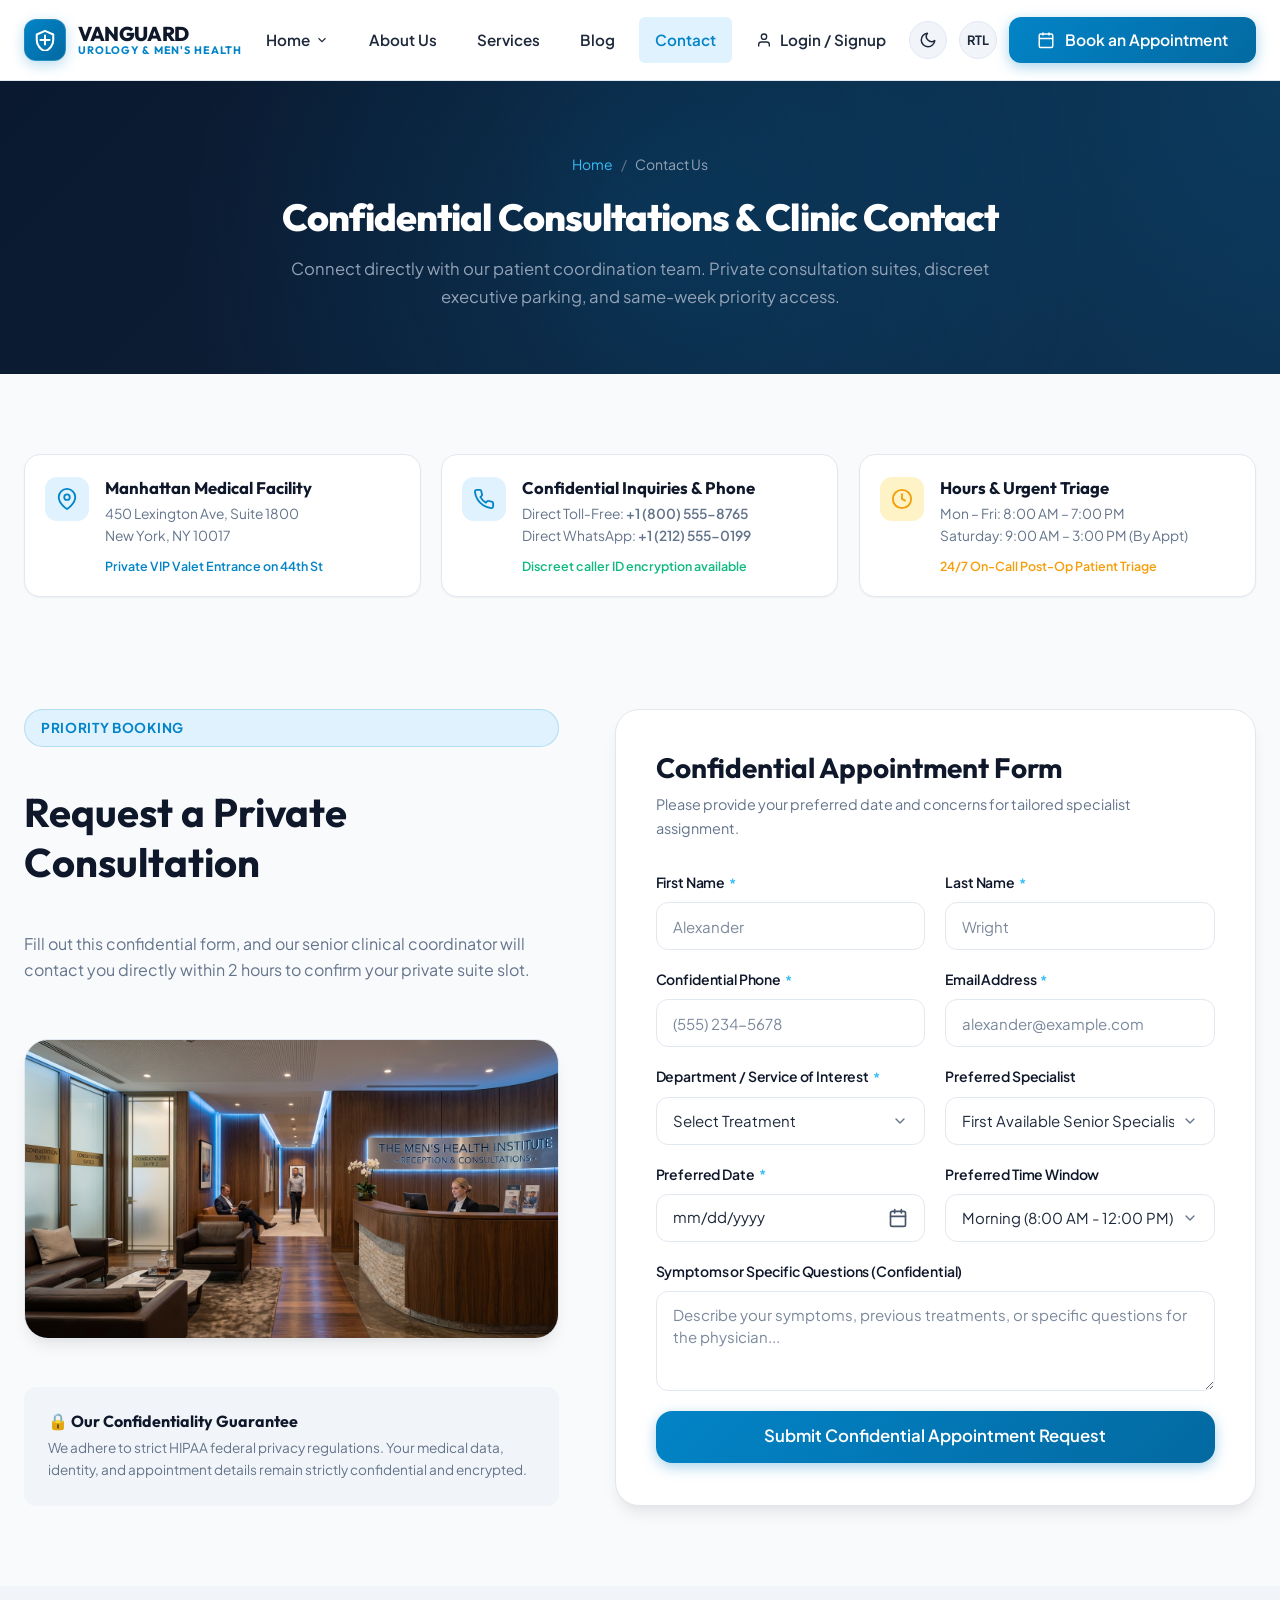
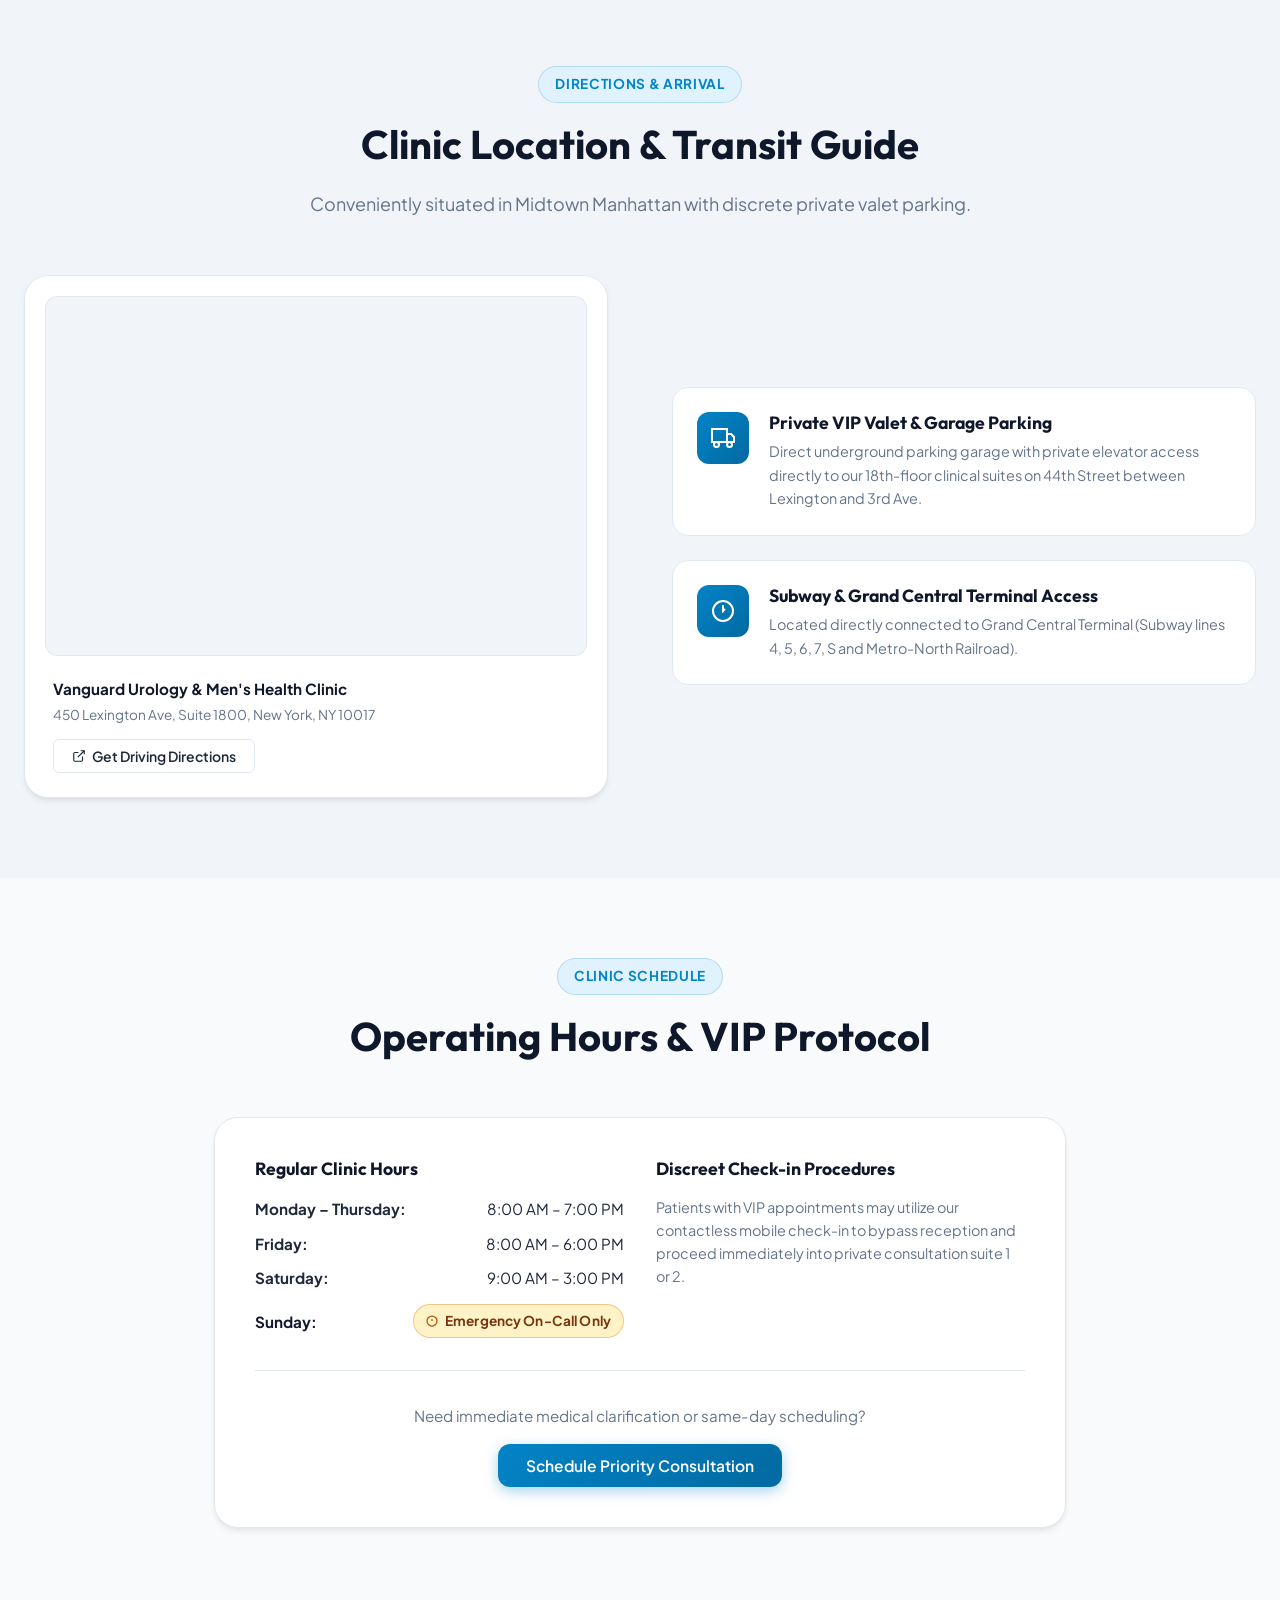
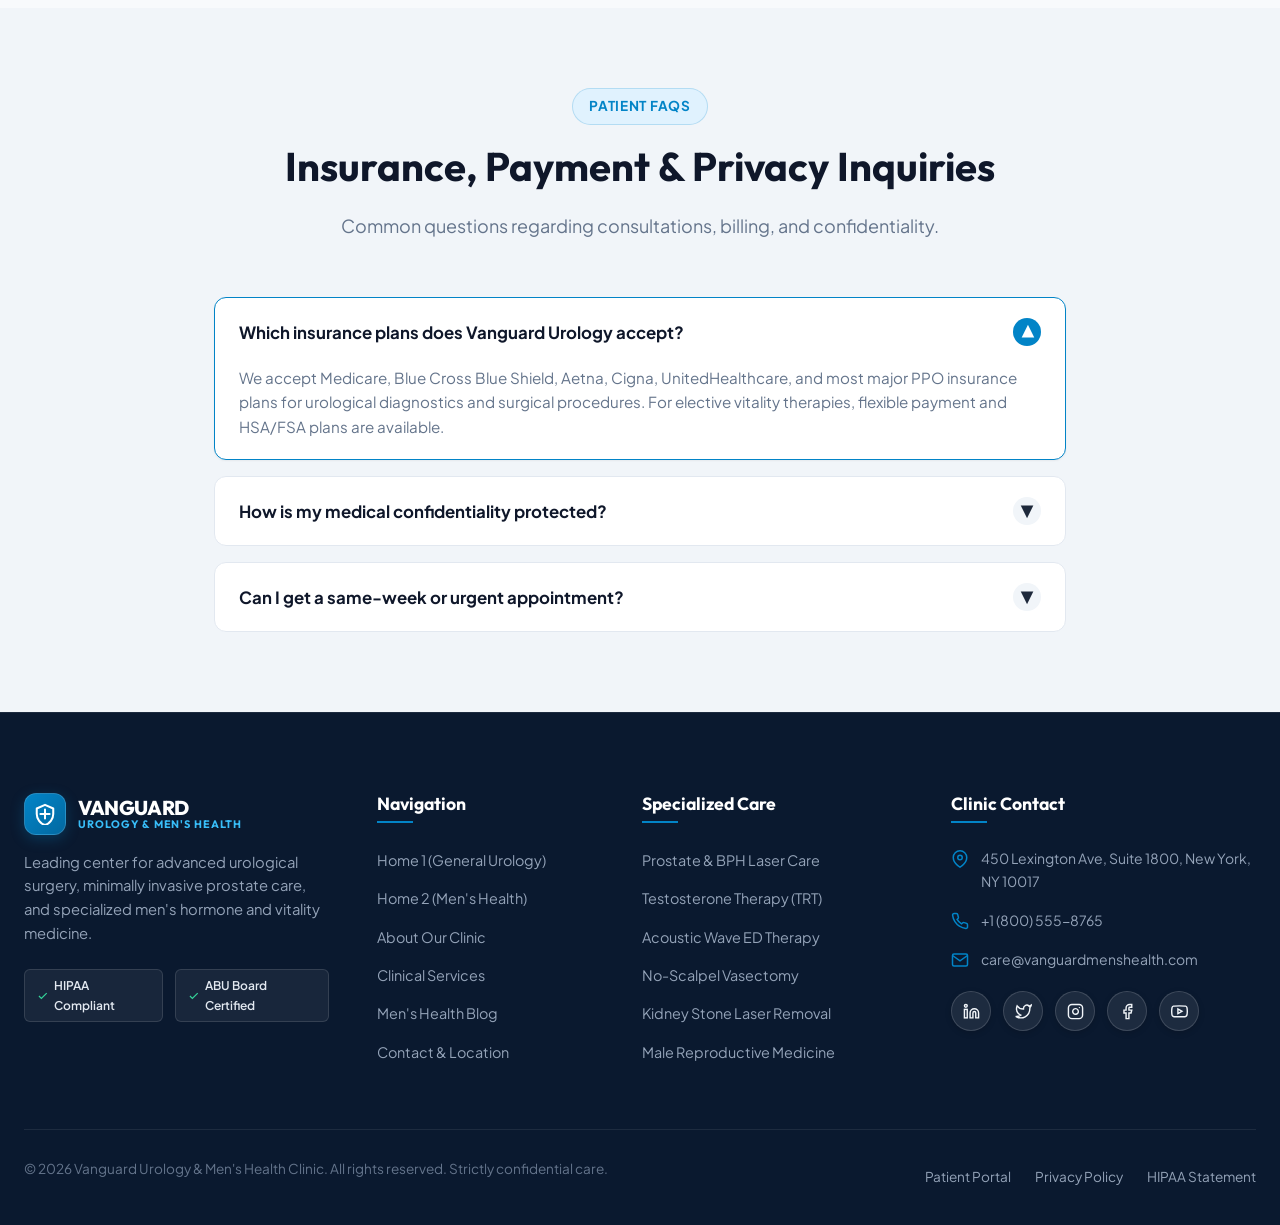
<file: contact.html>
<!DOCTYPE html>
<html lang="en" data-theme="light" dir="ltr">
<head>
  <meta charset="UTF-8">
  <meta name="viewport" content="width=device-width, initial-scale=1.0">
  <meta name="description" content="Contact Vanguard Urology & Men's Health Clinic. Confidential consultation scheduling, discreet VIP entrance info, emergency urology triage, and clinic location.">
  <meta name="keywords" content="contact urologist, urology appointment, men's health clinic NYC, confidential medical consultation">
  <title>Contact & Confidential Appointments | Vanguard Urology</title>
  
  <!-- Favicon -->
  <link rel="icon" type="image/svg+xml" href="assets/icons/favicon.svg">
  
  <!-- Master Stylesheet -->
  <link rel="stylesheet" href="assets/css/style.css">
</head>
<body>

  <!-- Header & Navigation (Starts directly at top) -->
  <header class="header-wrapper">
    <div class="container nav-container">
      <!-- Logo -->
      <a href="index.html" class="brand-logo" id="header-brand-logo">
        <div class="brand-logo-icon">
          <svg width="22" height="22" viewBox="0 0 24 24" fill="none" stroke="currentColor" stroke-width="2.2" stroke-linecap="round" stroke-linejoin="round">
            <path d="M12 2L3 6v6c0 5.55 3.84 10.74 9 12 5.16-1.26 9-6.45 9-12V6l-9-4z"></path>
            <path d="M12 7v10M7 12h10"></path>
          </svg>
        </div>
        <div class="brand-logo-text">
          <span class="brand-title">VANGUARD</span>
          <span class="brand-subtitle">Urology & Men's Health</span>
        </div>
      </a>

      <!-- Main Navigation Menu -->
      <nav class="nav-menu" aria-label="Main Navigation">
        <div class="nav-item has-dropdown">
          <a href="index.html" class="nav-link">
            <span>Home</span>
            <svg class="dropdown-arrow" width="14" height="14" viewBox="0 0 24 24" fill="none" stroke="currentColor" stroke-width="2"><polyline points="6 9 12 15 18 9"></polyline></svg>
          </a>
          <div class="dropdown-menu">
            <a href="index.html" class="dropdown-link">Home 1</a>
            <a href="home-2.html" class="dropdown-link">Home 2</a>
          </div>
        </div>
        <div class="nav-item">
          <a href="about.html" class="nav-link">About Us</a>
        </div>
        <div class="nav-item">
          <a href="services.html" class="nav-link">Services</a>
        </div>
        <div class="nav-item">
          <a href="blog.html" class="nav-link">Blog</a>
        </div>
        <div class="nav-item">
          <a href="contact.html" class="nav-link active">Contact</a>
        </div>
        <div class="nav-item">
          <a href="login.html" class="nav-link nav-auth-link" aria-label="Patient Portal Login and Signup">
            <svg class="nav-auth-icon" width="16" height="16" viewBox="0 0 24 24" fill="none" stroke="currentColor" stroke-width="2" stroke-linecap="round" stroke-linejoin="round" aria-hidden="true"><path d="M20 21v-2a4 4 0 0 0-4-4H8a4 4 0 0 0-4 4v2"></path><circle cx="12" cy="7" r="4"></circle></svg>
            <span>Login / Signup</span>
          </a>
        </div>
      </nav>

      <!-- Header Action Controls & Primary CTA -->
      <div class="header-actions">
        <!-- Theme Switcher -->
        <button type="button" class="theme-toggle-btn" aria-label="Toggle Dark/Light Mode" title="Toggle Theme">
          <svg width="18" height="18" viewBox="0 0 24 24" fill="none" stroke="currentColor" stroke-width="2"><path d="M21 12.79A9 9 0 1 1 11.21 3 7 7 0 0 0 21 12.79z"></path></svg>
        </button>

        <!-- RTL Switcher -->
        <button type="button" class="rtl-toggle-btn" aria-label="Toggle RTL Mode" title="Toggle RTL">RTL</button>

        <!-- Primary CTA Button -->
        <button type="button" class="btn btn-primary header-cta-btn btn-book-appointment">
          <svg width="18" height="18" viewBox="0 0 24 24" fill="none" stroke="currentColor" stroke-width="2"><rect x="3" y="4" width="18" height="18" rx="2" ry="2"></rect><line x1="16" y1="2" x2="16" y2="6"></line><line x1="8" y1="2" x2="8" y2="6"></line><line x1="3" y1="10" x2="21" y2="10"></line></svg>
          <span>Book an Appointment</span>
        </button>

        <!-- Mobile Menu Toggle -->
        <button type="button" class="mobile-toggle" aria-label="Toggle Mobile Menu">
          <span></span>
          <span></span>
          <span></span>
        </button>
      </div>
    </div>
  </header>

  <!-- Mobile Navigation Drawer -->
  <div class="mobile-drawer" id="mobile-drawer">
    <div class="mobile-drawer-content">
      <div class="mobile-drawer-header">
        <a href="index.html" class="brand-logo">
          <div class="brand-logo-icon">
            <svg width="22" height="22" viewBox="0 0 24 24" fill="none" stroke="currentColor" stroke-width="2.2" stroke-linecap="round" stroke-linejoin="round">
            <path d="M12 2L3 6v6c0 5.55 3.84 10.74 9 12 5.16-1.26 9-6.45 9-12V6l-9-4z"></path>
            <path d="M12 7v10M7 12h10"></path>
          </svg>
          </div>
          <div class="brand-logo-text">
            <span class="brand-title" style="font-size:1.1rem;">VANGUARD</span>
            <span class="brand-subtitle" style="font-size:0.6rem;">Contact</span>
          </div>
        </a>
        <button type="button" class="drawer-close-btn" aria-label="Close Menu">&times;</button>
      </div>

      <div class="mobile-nav-list">
        <div class="mobile-nav-item">
          <a href="#" class="mobile-nav-link mobile-dropdown-trigger">
            <span>Home</span>
            <svg class="dropdown-arrow" width="16" height="16" viewBox="0 0 24 24" fill="none" stroke="currentColor" stroke-width="2"><polyline points="6 9 12 15 18 9"></polyline></svg>
          </a>
          <div class="mobile-dropdown">
            <a href="index.html" class="mobile-dropdown-link">Home 1</a>
            <a href="home-2.html" class="mobile-dropdown-link">Home 2</a>
          </div>
        </div>
        <div class="mobile-nav-item">
          <a href="about.html" class="mobile-nav-link">About Us</a>
        </div>
        <div class="mobile-nav-item">
          <a href="services.html" class="mobile-nav-link">Services</a>
        </div>
        <div class="mobile-nav-item">
          <a href="blog.html" class="mobile-nav-link">Blog</a>
        </div>
        <div class="mobile-nav-item">
          <a href="contact.html" class="mobile-nav-link active">Contact</a>
        </div>
        <div class="mobile-nav-item">
          <a href="login.html" class="mobile-nav-link nav-auth-link">
            <svg class="nav-auth-icon" width="16" height="16" viewBox="0 0 24 24" fill="none" stroke="currentColor" stroke-width="2" stroke-linecap="round" stroke-linejoin="round" aria-hidden="true"><path d="M20 21v-2a4 4 0 0 0-4-4H8a4 4 0 0 0-4 4v2"></path><circle cx="12" cy="7" r="4"></circle></svg>
            <span>Login / Signup</span>
          </a>
        </div>
      </div>

      <div class="mobile-drawer-footer">
        <button type="button" class="btn btn-primary btn-book-appointment" style="width: 100%; margin-bottom: 1rem;">
          Book an Appointment
        </button>
        <p style="font-size: 0.8rem; color: var(--text-muted); text-align: center;">
          📞 Confidential: +1 (800) 555-8765
        </p>
      </div>
    </div>
  </div>

  <main id="main-content">
    
    <!-- SECTION 1: Page Hero Banner -->
    <section class="page-hero">
      <div class="container">
        <div class="breadcrumbs">
          <a href="index.html">Home</a>
          <span class="separator">/</span>
          <span>Contact Us</span>
        </div>
        <h1>Confidential Consultations & Clinic Contact</h1>
        <p>Connect directly with our patient coordination team. Private consultation suites, discreet executive parking, and same-week priority access.</p>
      </div>
    </section>

    <!-- SECTION 2: 3-Column Contact Information Cards -->
    <section class="section" style="padding-bottom: 2rem;">
      <div class="container">
        <div class="contact-cards-grid">
          <!-- Card 1 -->
          <div class="contact-card-box">
            <div class="contact-card-icon">
              <svg width="24" height="24" viewBox="0 0 24 24" fill="none" stroke="currentColor" stroke-width="2"><path d="M21 10c0 7-9 13-9 13s-9-6-9-13a9 9 0 0 1 18 0z"></path><circle cx="12" cy="10" r="3"></circle></svg>
            </div>
            <div class="contact-card-text">
              <h4>Manhattan Medical Facility</h4>
              <p>450 Lexington Ave, Suite 1800<br>New York, NY 10017</p>
              <span class="contact-card-badge badge-accent">Private VIP Valet Entrance on 44th St</span>
            </div>
          </div>

          <!-- Card 2 -->
          <div class="contact-card-box">
            <div class="contact-card-icon">
              <svg width="24" height="24" viewBox="0 0 24 24" fill="none" stroke="currentColor" stroke-width="2"><path d="M22 16.92v3a2 2 0 0 1-2.18 2 19.79 19.79 0 0 1-8.63-3.07 19.5 19.5 0 0 1-6-6 19.79 19.79 0 0 1-3.07-8.67A2 2 0 0 1 4.11 2h3a2 2 0 0 1 2 1.72 12.84 12.84 0 0 0 .7 2.81 2 2 0 0 1-.45 2.11L8.09 9.91a16 16 0 0 0 6 6l1.27-1.27a2 2 0 0 1 2.11-.45 12.84 12.84 0 0 0 2.81.7A2 2 0 0 1 22 16.92z"></path></svg>
            </div>
            <div class="contact-card-text">
              <h4>Confidential Inquiries & Phone</h4>
              <p>Direct Toll-Free: <strong>+1 (800) 555-8765</strong><br>Direct WhatsApp: <strong>+1 (212) 555-0199</strong></p>
              <span class="contact-card-badge badge-emerald">Discreet caller ID encryption available</span>
            </div>
          </div>

          <!-- Card 3 -->
          <div class="contact-card-box">
            <div class="contact-card-icon" style="background: var(--amber-soft); color: var(--amber);">
              <svg width="24" height="24" viewBox="0 0 24 24" fill="none" stroke="currentColor" stroke-width="2"><circle cx="12" cy="12" r="10"></circle><polyline points="12 6 12 12 16 14"></polyline></svg>
            </div>
            <div class="contact-card-text">
              <h4>Hours & Urgent Triage</h4>
              <p>Mon – Fri: 8:00 AM – 7:00 PM<br>Saturday: 9:00 AM – 3:00 PM (By Appt)</p>
              <span class="contact-card-badge badge-amber">24/7 On-Call Post-Op Patient Triage</span>
            </div>
          </div>
        </div>
      </div>
    </section>

    <!-- SECTION 3: Confidential Appointment & Contact Form -->
    <section class="section">
      <div class="container">
        <div class="contact-layout">
          
          <div class="contact-info-panel">
            <span class="section-badge">Priority Booking</span>
            <h2>Request a Private Consultation</h2>
            <p style="margin-bottom: 2rem;">
              Fill out this confidential form, and our senior clinical coordinator will contact you directly within 2 hours to confirm your private suite slot.
            </p>

            <div style="border-radius: var(--radius-xl); overflow: hidden; box-shadow: var(--shadow-lg); border: 1px solid var(--border-color); margin-bottom: 1.5rem;">
              <img src="assets/images/contact-facility.jpg" alt="Vanguard Clinic luxury facility reception" width="550" height="340">
            </div>

            <div style="background: var(--bg-alt); padding: 1.5rem; border-radius: 12px;">
              <h4 style="font-size: 1rem; margin-bottom: 0.4rem;">🔒 Our Confidentiality Guarantee</h4>
              <p style="font-size: 0.85rem; color: var(--text-muted); margin: 0;">We adhere to strict HIPAA federal privacy regulations. Your medical data, identity, and appointment details remain strictly confidential and encrypted.</p>
            </div>
          </div>

          <!-- The Contact / Appointment Form -->
          <div class="contact-form-wrapper">
            <h3 style="margin-bottom: 0.5rem;">Confidential Appointment Form</h3>
            <p style="font-size: 0.9rem; color: var(--text-muted); margin-bottom: 2rem;">Please provide your preferred date and concerns for tailored specialist assignment.</p>

            <form id="contact-form">
              <div class="form-grid">
                <div class="form-group">
                  <label class="form-label" for="contact-first-name">First Name <span class="required-star">*</span></label>
                  <input type="text" class="form-control" id="contact-first-name" required placeholder="Alexander">
                </div>

                <div class="form-group">
                  <label class="form-label" for="contact-last-name">Last Name <span class="required-star">*</span></label>
                  <input type="text" class="form-control" id="contact-last-name" required placeholder="Wright">
                </div>

                <div class="form-group">
                  <label class="form-label" for="contact-phone">Confidential Phone <span class="required-star">*</span></label>
                  <input type="tel" class="form-control" id="contact-phone" required placeholder="(555) 234-5678">
                </div>

                <div class="form-group">
                  <label class="form-label" for="contact-email">Email Address <span class="required-star">*</span></label>
                  <input type="email" class="form-control" id="contact-email" required placeholder="alexander@example.com">
                </div>

                <div class="form-group">
                  <label class="form-label" for="contact-department">Department / Service of Interest <span class="required-star">*</span></label>
                  <select class="form-control" id="contact-department" required>
                    <option value="">Select Treatment</option>
                    <option value="Prostate Care & BPH Relief">Prostate Care & BPH Relief (Rezūm / HoLEP)</option>
                    <option value="Testosterone Therapy (TRT)">Testosterone Therapy & Hormone Optimization</option>
                    <option value="Acoustic Wave ED Therapy">Focused Acoustic Wave ED Therapy</option>
                    <option value="Kidney Stone Laser Removal">Kidney Stone Laser Removal</option>
                    <option value="No-Scalpel Vasectomy & Reversal">No-Scalpel Vasectomy & Reversal</option>
                    <option value="Executive Male Health Screening">Executive Male Health Screening (Age 40+)</option>
                    <option value="General Urology / Second Opinion">General Urology / Second Opinion</option>
                  </select>
                </div>

                <div class="form-group">
                  <label class="form-label" for="contact-doctor">Preferred Specialist</label>
                  <select class="form-control" id="contact-doctor">
                    <option value="Any Specialist">First Available Senior Specialist</option>
                    <option value="Dr. Anthony Rossi">Dr. Anthony Rossi, MD (Chief Urologist)</option>
                    <option value="Dr. David Chen">Dr. David Chen, MD, PhD (Andrology / TRT)</option>
                    <option value="Dr. Sarah Jenkins">Dr. Sarah Jenkins, MD (Urological Surgeon)</option>
                    <option value="Dr. Marcus Sterling">Dr. Marcus Sterling, MD (Microsurgeon)</option>
                  </select>
                </div>

                <div class="form-group">
                  <label class="form-label" for="contact-date">Preferred Date <span class="required-star">*</span></label>
                  <input type="date" class="form-control" id="contact-date" required>
                </div>

                <div class="form-group">
                  <label class="form-label" for="contact-time">Preferred Time Window</label>
                  <select class="form-control" id="contact-time">
                    <option value="Morning">Morning (8:00 AM - 12:00 PM)</option>
                    <option value="Afternoon">Afternoon (12:00 PM - 4:00 PM)</option>
                    <option value="Late Afternoon">Late Afternoon (4:00 PM - 7:00 PM)</option>
                  </select>
                </div>

                <div class="form-group full-width">
                  <label class="form-label" for="contact-message">Symptoms or Specific Questions (Confidential)</label>
                  <textarea class="form-control" id="contact-message" rows="3" placeholder="Describe your symptoms, previous treatments, or specific questions for the physician..."></textarea>
                </div>

                <div class="form-group full-width">
                  <button type="submit" class="btn btn-primary btn-lg" style="width: 100%;">
                    Submit Confidential Appointment Request
                  </button>
                </div>
              </div>
            </form>
          </div>

        </div>
      </div>
    </section>

    <!-- SECTION 4: Interactive Map & Transit Directions -->
    <section class="section bg-alt" id="location-map">
      <div class="container">
        <div class="section-header text-center">
          <span class="section-badge">Directions & Arrival</span>
          <h2>Clinic Location & Transit Guide</h2>
          <p class="section-subtitle">Conveniently situated in Midtown Manhattan with discrete private valet parking.</p>
        </div>

        <div class="features-grid-split">
          <!-- Interactive Map Interface -->
          <div style="background: var(--bg-surface); border: 1px solid var(--border-color); border-radius: var(--radius-xl); padding: 1.25rem; box-shadow: var(--shadow-md); position: relative; display: flex; flex-direction: column; gap: 1rem;">
            <div style="border-radius: 12px; overflow: hidden; height: 360px; width: 100%; border: 1px solid var(--border-color); position: relative; background: var(--bg-alt);">
              <iframe
                id="clinic-google-map"
                title="Vanguard Urology & Men's Health Clinic Location"
                src="https://maps.google.com/maps?q=450+Lexington+Ave,+Suite+1800,+New+York,+NY+10017&t=&z=16&ie=UTF8&iwloc=&output=embed"
                width="100%"
                height="100%"
                style="border: 0; display: block; width: 100%; height: 100%; min-height: 360px;"
                allowfullscreen=""
                loading="lazy"
                referrerpolicy="no-referrer-when-downgrade">
              </iframe>
            </div>
            <div style="display: flex; justify-content: space-between; align-items: center; flex-wrap: wrap; gap: 0.75rem; padding: 0.25rem 0.5rem;">
              <div>
                <strong style="color: var(--text-heading); font-size: 0.95rem; display: block;">Vanguard Urology & Men's Health Clinic</strong>
                <span style="font-size: 0.85rem; color: var(--text-muted);">450 Lexington Ave, Suite 1800, New York, NY 10017</span>
              </div>
              <a href="https://maps.google.com/?q=450+Lexington+Ave,+Suite+1800,+New+York,+NY+10017" target="_blank" rel="noopener noreferrer" class="btn btn-outline btn-sm" style="display: inline-flex; align-items: center; gap: 0.4rem;">
                <svg width="14" height="14" viewBox="0 0 24 24" fill="none" stroke="currentColor" stroke-width="2"><path d="M18 13v6a2 2 0 0 1-2 2H5a2 2 0 0 1-2-2V8a2 2 0 0 1 2-2h6"></path><polyline points="15 3 21 3 21 9"></polyline><line x1="10" y1="14" x2="21" y2="3"></line></svg>
                <span>Get Driving Directions</span>
              </a>
            </div>
          </div>

          <!-- Transit Details -->
          <div class="feature-list-group">
            <div class="feature-box">
              <div class="feature-icon-badge">
                <svg width="24" height="24" viewBox="0 0 24 24" fill="none" stroke="currentColor" stroke-width="2"><rect x="1" y="3" width="15" height="13"></rect><polygon points="16 8 20 8 23 11 23 16 16 16 16 8"></polygon><circle cx="5.5" cy="18.5" r="2.5"></circle><circle cx="18.5" cy="18.5" r="2.5"></circle></svg>
              </div>
              <div class="feature-content">
                <h4>Private VIP Valet & Garage Parking</h4>
                <p>Direct underground parking garage with private elevator access directly to our 18th-floor clinical suites on 44th Street between Lexington and 3rd Ave.</p>
              </div>
            </div>

            <div class="feature-box">
              <div class="feature-icon-badge">
                <svg width="24" height="24" viewBox="0 0 24 24" fill="none" stroke="currentColor" stroke-width="2"><circle cx="12" cy="12" r="10"></circle><polyline points="12 6 12 12 14 10"></polyline></svg>
              </div>
              <div class="feature-content">
                <h4>Subway & Grand Central Terminal Access</h4>
                <p>Located directly connected to Grand Central Terminal (Subway lines 4, 5, 6, 7, S and Metro-North Railroad).</p>
              </div>
            </div>
          </div>
        </div>
      </div>
    </section>

    <!-- SECTION 5: Opening Hours & VIP Private Entrance Info -->
    <section class="section">
      <div class="container container-sm">
        <div class="section-header text-center">
          <span class="section-badge">Clinic Schedule</span>
          <h2>Operating Hours & VIP Protocol</h2>
        </div>

        <div style="background: var(--bg-surface); border: 1px solid var(--border-color); border-radius: var(--radius-xl); padding: 2.5rem; box-shadow: var(--shadow-md);">
          <div style="display: grid; grid-template-columns: 1fr 1fr; gap: 2rem; border-bottom: 1px solid var(--border-color); padding-bottom: 2rem; margin-bottom: 2rem;">
            <div>
              <h4 style="font-size: 1.1rem; margin-bottom: 1rem;">Regular Clinic Hours</h4>
              <ul style="display: flex; flex-direction: column; gap: 0.6rem; font-size: 0.95rem;">
                <li style="display: flex; justify-content: space-between;"><strong>Monday – Thursday:</strong> <span>8:00 AM – 7:00 PM</span></li>
                <li style="display: flex; justify-content: space-between;"><strong>Friday:</strong> <span>8:00 AM – 6:00 PM</span></li>
                <li style="display: flex; justify-content: space-between;"><strong>Saturday:</strong> <span>9:00 AM – 3:00 PM</span></li>
                <li style="display: flex; justify-content: space-between; align-items: center; padding-top: 0.25rem;"><strong style="color: var(--text-heading); font-weight: 700;">Sunday:</strong> <span class="schedule-sunday-badge"><svg width="12" height="12" viewBox="0 0 24 24" fill="none" stroke="currentColor" stroke-width="2.5"><circle cx="12" cy="12" r="10"></circle><line x1="12" y1="8" x2="12" y2="12"></line><line x1="12" y1="16" x2="12.01" y2="16"></line></svg> Emergency On-Call Only</span></li>
              </ul>
            </div>

            <div>
              <h4 style="font-size: 1.1rem; margin-bottom: 1rem;">Discreet Check-in Procedures</h4>
              <p style="font-size: 0.9rem; color: var(--text-muted); line-height: 1.6;">
                Patients with VIP appointments may utilize our contactless mobile check-in to bypass reception and proceed immediately into private consultation suite 1 or 2.
              </p>
            </div>
          </div>

          <div style="text-align: center;">
            <p style="font-size: 0.95rem; margin-bottom: 1rem;">Need immediate medical clarification or same-day scheduling?</p>
            <button type="button" class="btn btn-primary btn-book-appointment">Schedule Priority Consultation</button>
          </div>
        </div>
      </div>
    </section>

    <!-- SECTION 6: FAQ Accordion on Confidentiality & Insurance -->
    <section class="section bg-alt">
      <div class="container container-sm">
        <div class="section-header text-center">
          <span class="section-badge">Patient FAQs</span>
          <h2>Insurance, Payment & Privacy Inquiries</h2>
          <p class="section-subtitle">Common questions regarding consultations, billing, and confidentiality.</p>
        </div>

        <div class="faq-list">
          <div class="faq-item active">
            <button type="button" class="faq-question">
              <span>Which insurance plans does Vanguard Urology accept?</span>
              <span class="faq-icon">▼</span>
            </button>
            <div class="faq-answer">
              <p>We accept Medicare, Blue Cross Blue Shield, Aetna, Cigna, UnitedHealthcare, and most major PPO insurance plans for urological diagnostics and surgical procedures. For elective vitality therapies, flexible payment and HSA/FSA plans are available.</p>
            </div>
          </div>

          <div class="faq-item">
            <button type="button" class="faq-question">
              <span>How is my medical confidentiality protected?</span>
              <span class="faq-icon">▼</span>
            </button>
            <div class="faq-answer">
              <p>We maintain strict HIPAA compliance with end-to-end encrypted medical charting. We never disclose records to employers, insurers without consent, or third parties. Discrete billing descriptors are available upon request.</p>
            </div>
          </div>

          <div class="faq-item">
            <button type="button" class="faq-question">
              <span>Can I get a same-week or urgent appointment?</span>
              <span class="faq-icon">▼</span>
            </button>
            <div class="faq-answer">
              <p>Yes. We reserve daily priority slots for acute urological conditions such as kidney stones or painful urinary symptoms, as well as expedited slots for executive vitality screenings.</p>
            </div>
          </div>
        </div>
      </div>
    </section>

  </main>

  <!-- Global Footer -->
  <footer class="site-footer">
    <div class="container">
      <div class="footer-top-grid">
        <!-- Col 1: Brand Info -->
        <div class="footer-brand">
          <a href="index.html" class="brand-logo" style="margin-bottom: 1rem;">
            <div class="brand-logo-icon">
              <svg width="22" height="22" viewBox="0 0 24 24" fill="none" stroke="currentColor" stroke-width="2.2" stroke-linecap="round" stroke-linejoin="round">
                <path d="M12 2L3 6v6c0 5.55 3.84 10.74 9 12 5.16-1.26 9-6.45 9-12V6l-9-4z"></path>
                <path d="M12 7v10M7 12h10"></path>
              </svg>
            </div>
            <div class="brand-logo-text">
              <span class="brand-title" style="color: #FFFFFF;">VANGUARD</span>
              <span class="brand-subtitle" style="color: #38BDF8;">Urology & Men's Health</span>
            </div>
          </a>
          <p>
            Leading center for advanced urological surgery, minimally invasive prostate care, and specialized men's hormone and vitality medicine.
          </p>
          <div class="footer-badges-row">
            <span class="accreditation-badge">
              <svg width="12" height="12" viewBox="0 0 24 24" fill="none" stroke="#34D399" stroke-width="2.5"><polyline points="20 6 9 17 4 12"></polyline></svg>
              HIPAA Compliant
            </span>
            <span class="accreditation-badge">
              <svg width="12" height="12" viewBox="0 0 24 24" fill="none" stroke="#34D399" stroke-width="2.5"><polyline points="20 6 9 17 4 12"></polyline></svg>
              ABU Board Certified
            </span>
          </div>
        </div>

        <!-- Col 2: Quick Links -->
        <div>
          <h4 class="footer-heading">Navigation</h4>
          <ul class="footer-links-list">
            <li class="footer-link-item"><a href="index.html">Home 1 (General Urology)</a></li>
            <li class="footer-link-item"><a href="home-2.html">Home 2 (Men's Health)</a></li>
            <li class="footer-link-item"><a href="about.html">About Our Clinic</a></li>
            <li class="footer-link-item"><a href="services.html">Clinical Services</a></li>
            <li class="footer-link-item"><a href="blog.html">Men's Health Blog</a></li>
            <li class="footer-link-item"><a href="contact.html">Contact & Location</a></li>
          </ul>
        </div>

        <!-- Col 3: Specialized Care -->
        <div>
          <h4 class="footer-heading">Specialized Care</h4>
          <ul class="footer-links-list">
            <li class="footer-link-item"><a href="service-details.html#prostate">Prostate & BPH Laser Care</a></li>
            <li class="footer-link-item"><a href="service-details.html#trt">Testosterone Therapy (TRT)</a></li>
            <li class="footer-link-item"><a href="service-details.html#ed">Acoustic Wave ED Therapy</a></li>
            <li class="footer-link-item"><a href="service-details.html#vasectomy">No-Scalpel Vasectomy</a></li>
            <li class="footer-link-item"><a href="service-details.html#kidney">Kidney Stone Laser Removal</a></li>
            <li class="footer-link-item"><a href="service-details.html#fertility">Male Reproductive Medicine</a></li>
          </ul>
        </div>

        <!-- Col 4: Clinic Info -->
        <div>
          <h4 class="footer-heading">Clinic Contact</h4>
          <div class="footer-contact-list">
            <div class="footer-contact-item">
              <svg width="18" height="18" viewBox="0 0 24 24" fill="none" stroke="currentColor" stroke-width="2"><path d="M21 10c0 7-9 13-9 13s-9-6-9-13a9 9 0 0 1 18 0z"></path><circle cx="12" cy="10" r="3"></circle></svg>
              <span>450 Lexington Ave, Suite 1800, New York, NY 10017</span>
            </div>
            <div class="footer-contact-item">
              <svg width="18" height="18" viewBox="0 0 24 24" fill="none" stroke="currentColor" stroke-width="2"><path d="M22 16.92v3a2 2 0 0 1-2.18 2 19.79 19.79 0 0 1-8.63-3.07 19.5 19.5 0 0 1-6-6 19.79 19.79 0 0 1-3.07-8.67A2 2 0 0 1 4.11 2h3a2 2 0 0 1 2 1.72 12.84 12.84 0 0 0 .7 2.81 2 2 0 0 1-.45 2.11L8.09 9.91a16 16 0 0 0 6 6l1.27-1.27a2 2 0 0 1 2.11-.45 12.84 12.84 0 0 0 2.81.7A2 2 0 0 1 22 16.92z"></path></svg>
              <span>+1 (800) 555-8765</span>
            </div>
            <div class="footer-contact-item">
              <svg width="18" height="18" viewBox="0 0 24 24" fill="none" stroke="currentColor" stroke-width="2"><path d="M4 4h16c1.1 0 2 .9 2 2v12c0 1.1-.9 2-2 2H4c-1.1 0-2-.9-2-2V6c0-1.1.9-2 2-2z"></path><polyline points="22,6 12,13 2,6"></polyline></svg>
              <span>care@vanguardmenshealth.com</span>
            </div>
          </div>

          <div class="footer-social-row">
            <a href="https://linkedin.com" target="_blank" rel="noopener noreferrer" class="footer-social-btn" aria-label="LinkedIn">
              <svg width="16" height="16" viewBox="0 0 24 24" fill="none" stroke="currentColor" stroke-width="2"><path d="M16 8a6 6 0 0 1 6 6v7h-4v-7a2 2 0 0 0-2-2 2 2 0 0 0-2 2v7h-4v-7a6 6 0 0 1 6-6z"></path><rect x="2" y="9" width="4" height="12"></rect><circle cx="4" cy="4" r="2"></circle></svg>
            </a>
            <a href="https://twitter.com" target="_blank" rel="noopener noreferrer" class="footer-social-btn" aria-label="Twitter">
              <svg width="16" height="16" viewBox="0 0 24 24" fill="none" stroke="currentColor" stroke-width="2"><path d="M23 3a10.9 10.9 0 0 1-3.14 1.53 4.48 4.48 0 0 0-7.86 3v1A10.66 10.66 0 0 1 3 4s-4 9 5 13a11.64 11.64 0 0 1-7 2c9 5 20 0 20-11.5a4.5 4.5 0 0 0-.08-.83A7.72 7.72 0 0 0 23 3z"></path></svg>
            </a>
                        <a href="https://instagram.com" target="_blank" rel="noopener noreferrer" class="footer-social-btn" aria-label="Instagram">
              <svg width="16" height="16" viewBox="0 0 24 24" fill="none" stroke="currentColor" stroke-width="2" stroke-linecap="round" stroke-linejoin="round"><rect x="2" y="2" width="20" height="20" rx="5" ry="5"></rect><path d="M16 11.37A4 4 0 1 1 12.63 8 4 4 0 0 1 16 11.37z"></path><line x1="17.5" y1="6.5" x2="17.51" y2="6.5"></line></svg>
            </a>
            <a href="https://facebook.com" target="_blank" rel="noopener noreferrer" class="footer-social-btn" aria-label="Facebook">
              <svg width="16" height="16" viewBox="0 0 24 24" fill="none" stroke="currentColor" stroke-width="2"><path d="M18 2h-3a5 5 0 0 0-5 5v3H7v4h3v8h4v-8h3l1-4h-4V7a1 1 0 0 1 1-1h3z"></path></svg>
            </a>
            <a href="https://youtube.com" target="_blank" rel="noopener noreferrer" class="footer-social-btn" aria-label="YouTube">
              <svg width="16" height="16" viewBox="0 0 24 24" fill="none" stroke="currentColor" stroke-width="2"><path d="M22.54 6.42a2.78 2.78 0 0 0-1.94-2C18.88 4 12 4 12 4s-6.88 0-8.6.46a2.78 2.78 0 0 0-1.94 2A29 29 0 0 0 1 11.75a29 29 0 0 0 .46 5.33A2.78 2.78 0 0 0 3.4 19c1.72.46 8.6.46 8.6.46s6.88 0 8.6-.46a2.78 2.78 0 0 0 1.94-2 29 29 0 0 0 .46-5.25 29 29 0 0 0-.46-5.33z"></path><polygon points="9.75 15.02 15.5 11.75 9.75 8.48 9.75 15.02"></polygon></svg>
            </a>
          </div>
        </div>
      </div>

      <div class="footer-bottom">
        <div class="footer-bottom-flex">
          <p>© 2026 Vanguard Urology & Men's Health Clinic. All rights reserved. Strictly confidential care.</p>
          <div class="footer-legal-links">
            <a href="login.html">Patient Portal</a>
            <a href="#privacy-modal" data-open-modal="privacy">Privacy Policy</a>
            <a href="#hipaa-modal" data-open-modal="hipaa">HIPAA Statement</a>
          </div>
        </div>
      </div>
    </div>
  </footer>

  <!-- Global Appointment Wizard Modal -->
  <div class="modal-backdrop" id="appointment-modal" role="dialog" aria-modal="true" aria-labelledby="modal-title">
    <div class="modal-card">
      <div class="modal-header">
        <div>
          <h3 id="modal-title">Book a Confidential Consultation</h3>
          <p>Private & direct scheduling with our board-certified specialists.</p>
        </div>
        <button type="button" class="modal-close-btn" aria-label="Close modal">&times;</button>
      </div>
      <div class="modal-body">
        <form id="appointment-form">
          <div class="form-grid">
            <div class="form-group">
              <label class="form-label" for="modal-service">Clinical Department / Service <span class="required-star">*</span></label>
              <select class="form-control" id="modal-service" required>
                <option value="">Select Treatment</option>
                <option value="Prostate & BPH Laser Care">Prostate & BPH Laser Care</option>
                <option value="Testosterone Therapy (TRT)">Testosterone Therapy (TRT)</option>
                <option value="Acoustic Wave ED Therapy">Acoustic Wave ED Therapy</option>
                <option value="Kidney Stone Laser Removal">Kidney Stone Laser Removal</option>
                <option value="No-Scalpel Vasectomy">No-Scalpel Vasectomy</option>
                <option value="Male Reproductive Medicine">Male Reproductive Medicine</option>
                <option value="Executive Male Health Screening">Executive Male Health Screening</option>
                <option value="Men's Vitality Check">Men's Vitality Check</option>
              </select>
            </div>

            <div class="form-group">
              <label class="form-label" for="modal-doctor">Preferred Specialist <span class="required-star">*</span></label>
              <select class="form-control" id="modal-doctor" required>
                <option value="">Select Specialist</option>
                <option value="First Available Specialist">First Available Specialist</option>
                <option value="Dr. Anthony Rossi, MD">Dr. Anthony Rossi, MD (Chief Robotic Urologist)</option>
                <option value="Dr. David Chen, MD, PhD">Dr. David Chen, MD, PhD (Director of Andrology & TRT)</option>
                <option value="Dr. Sarah Jenkins, MD">Dr. Sarah Jenkins, MD (Urological Surgeon)</option>
                <option value="Dr. Marcus Sterling, MD">Dr. Marcus Sterling, MD (Microsurgeon & Andrology)</option>
              </select>
            </div>

            <div class="form-group">
              <label class="form-label" for="modal-date">Preferred Date <span class="required-star">*</span></label>
              <input type="date" class="form-control" id="modal-date" required>
            </div>

            <div class="form-group">
              <label class="form-label" for="modal-time">Preferred Time Slot <span class="required-star">*</span></label>
              <select class="form-control" id="modal-time" required>
                <option value="">Select Time Slot</option>
                <option value="Morning (8:00 AM - 12:00 PM)">Morning (8:00 AM - 12:00 PM)</option>
                <option value="Afternoon (12:00 PM - 4:00 PM)">Afternoon (12:00 PM - 4:00 PM)</option>
                <option value="Late Afternoon (4:00 PM - 7:00 PM)">Late Afternoon (4:00 PM - 7:00 PM)</option>
              </select>
            </div>

            <div class="form-group">
              <label class="form-label" for="modal-name">Full Name <span class="required-star">*</span></label>
              <input type="text" class="form-control" id="modal-name" placeholder="John Doe" required>
            </div>

            <div class="form-group">
              <label class="form-label" for="modal-phone">Confidential Phone Number <span class="required-star">*</span></label>
              <input type="tel" class="form-control" id="modal-phone" placeholder="(555) 000-0000" required>
            </div>

            <div class="form-group full-width">
              <label class="form-label" for="modal-email">Email Address <span class="required-star">*</span></label>
              <input type="email" class="form-control" id="modal-email" placeholder="patient@example.com" required>
            </div>

            <div class="form-group full-width">
              <label class="form-label" for="modal-notes">Additional Message / Reason for Consultation</label>
              <textarea class="form-control" id="modal-notes" placeholder="Briefly describe your symptoms, primary concerns, or questions..." rows="2"></textarea>
            </div>

            <div class="form-group full-width" style="margin-top: 0.5rem;">
              <button type="submit" id="btn-submit-appointment" class="btn btn-primary" style="width: 100%; padding-block: 0.9rem; font-size: 1rem; display: flex; align-items: center; justify-content: center; gap: 0.5rem;">
                <svg width="18" height="18" viewBox="0 0 24 24" fill="none" stroke="currentColor" stroke-width="2"><rect x="3" y="4" width="18" height="18" rx="2" ry="2"></rect><line x1="16" y1="2" x2="16" y2="6"></line><line x1="8" y1="2" x2="8" y2="6"></line><line x1="3" y1="10" x2="21" y2="10"></line></svg>
                <span>Confirm & Request Consultation</span>
              </button>
            </div>
          </div>
        </form>
      </div>
    </div>
  </div>

  <!-- Back to Top Button -->
  <button type="button" class="back-to-top" aria-label="Back to Top">
    <svg width="20" height="20" viewBox="0 0 24 24" fill="none" stroke="currentColor" stroke-width="2.5"><polyline points="18 15 12 9 6 15"></polyline></svg>
  </button>

  <!-- Master JavaScript -->
  <script src="assets/js/main.js"></script>
</body>
</html>
</file>
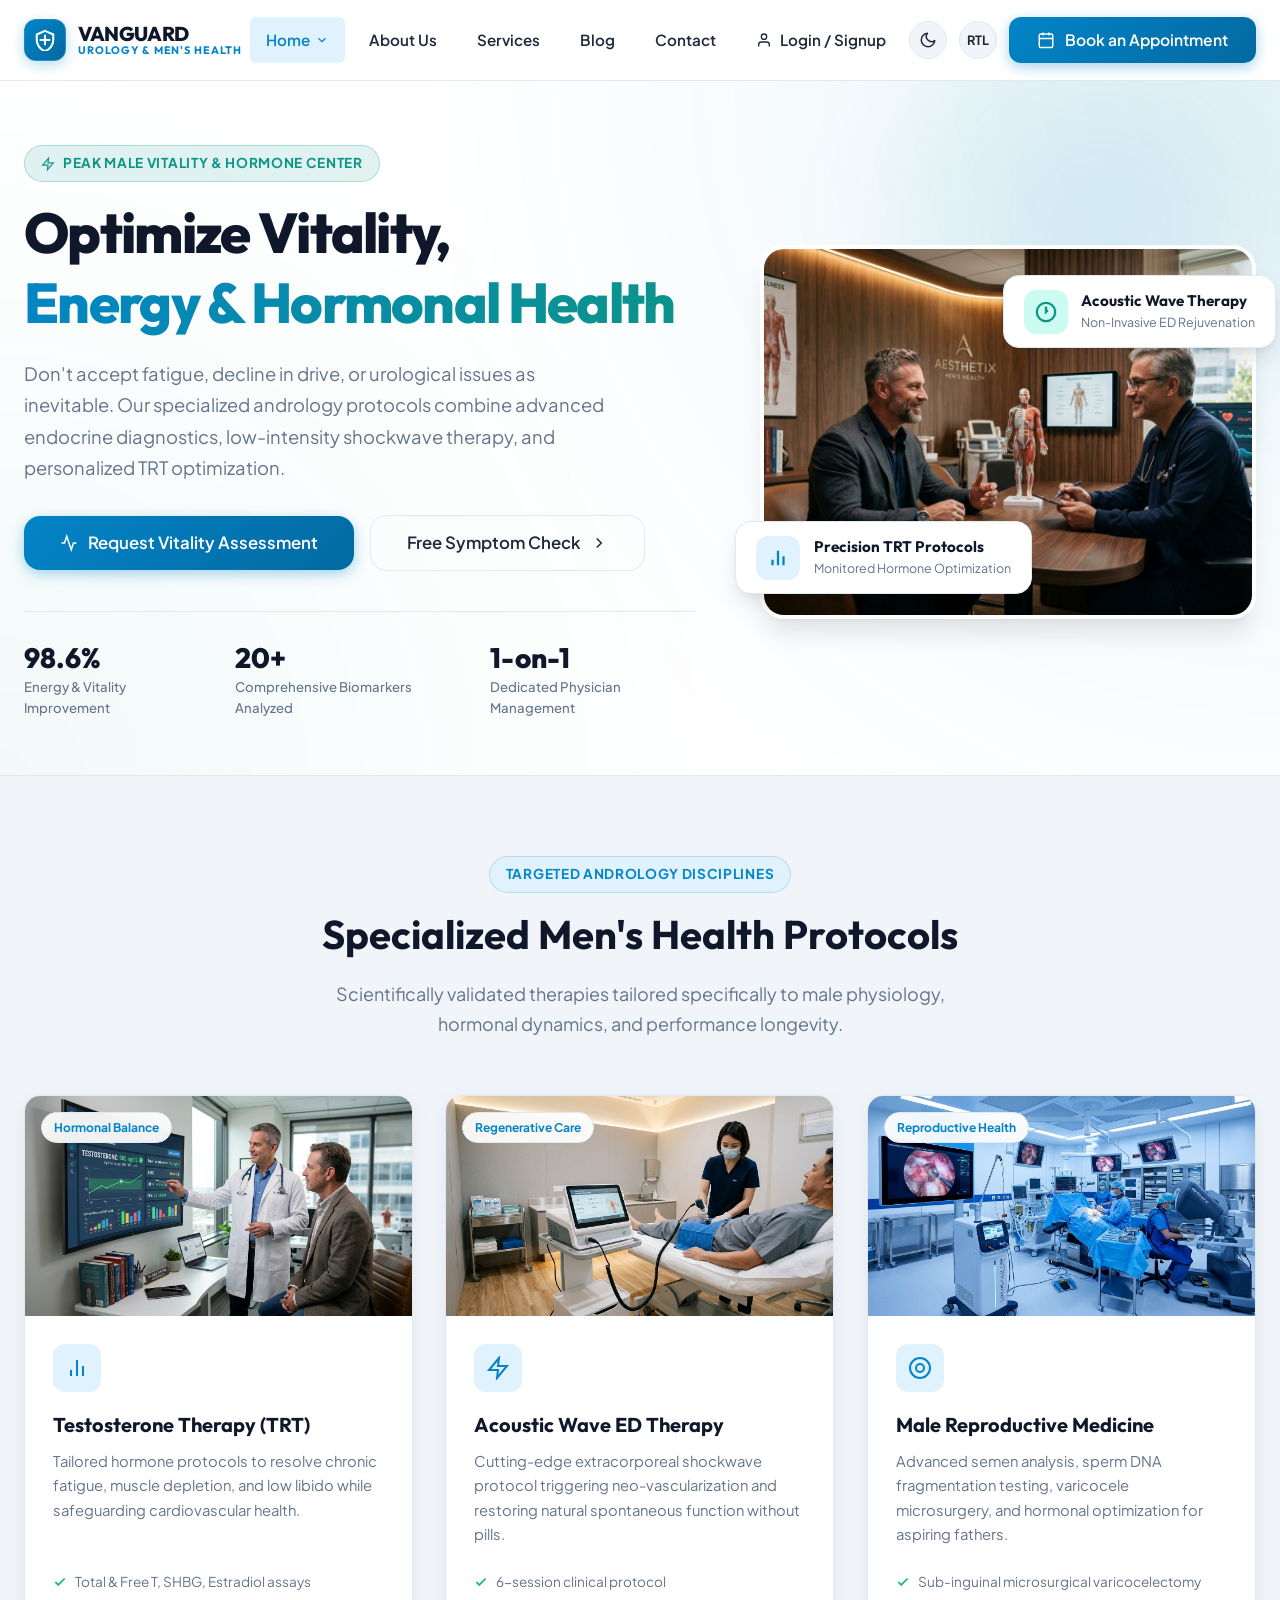
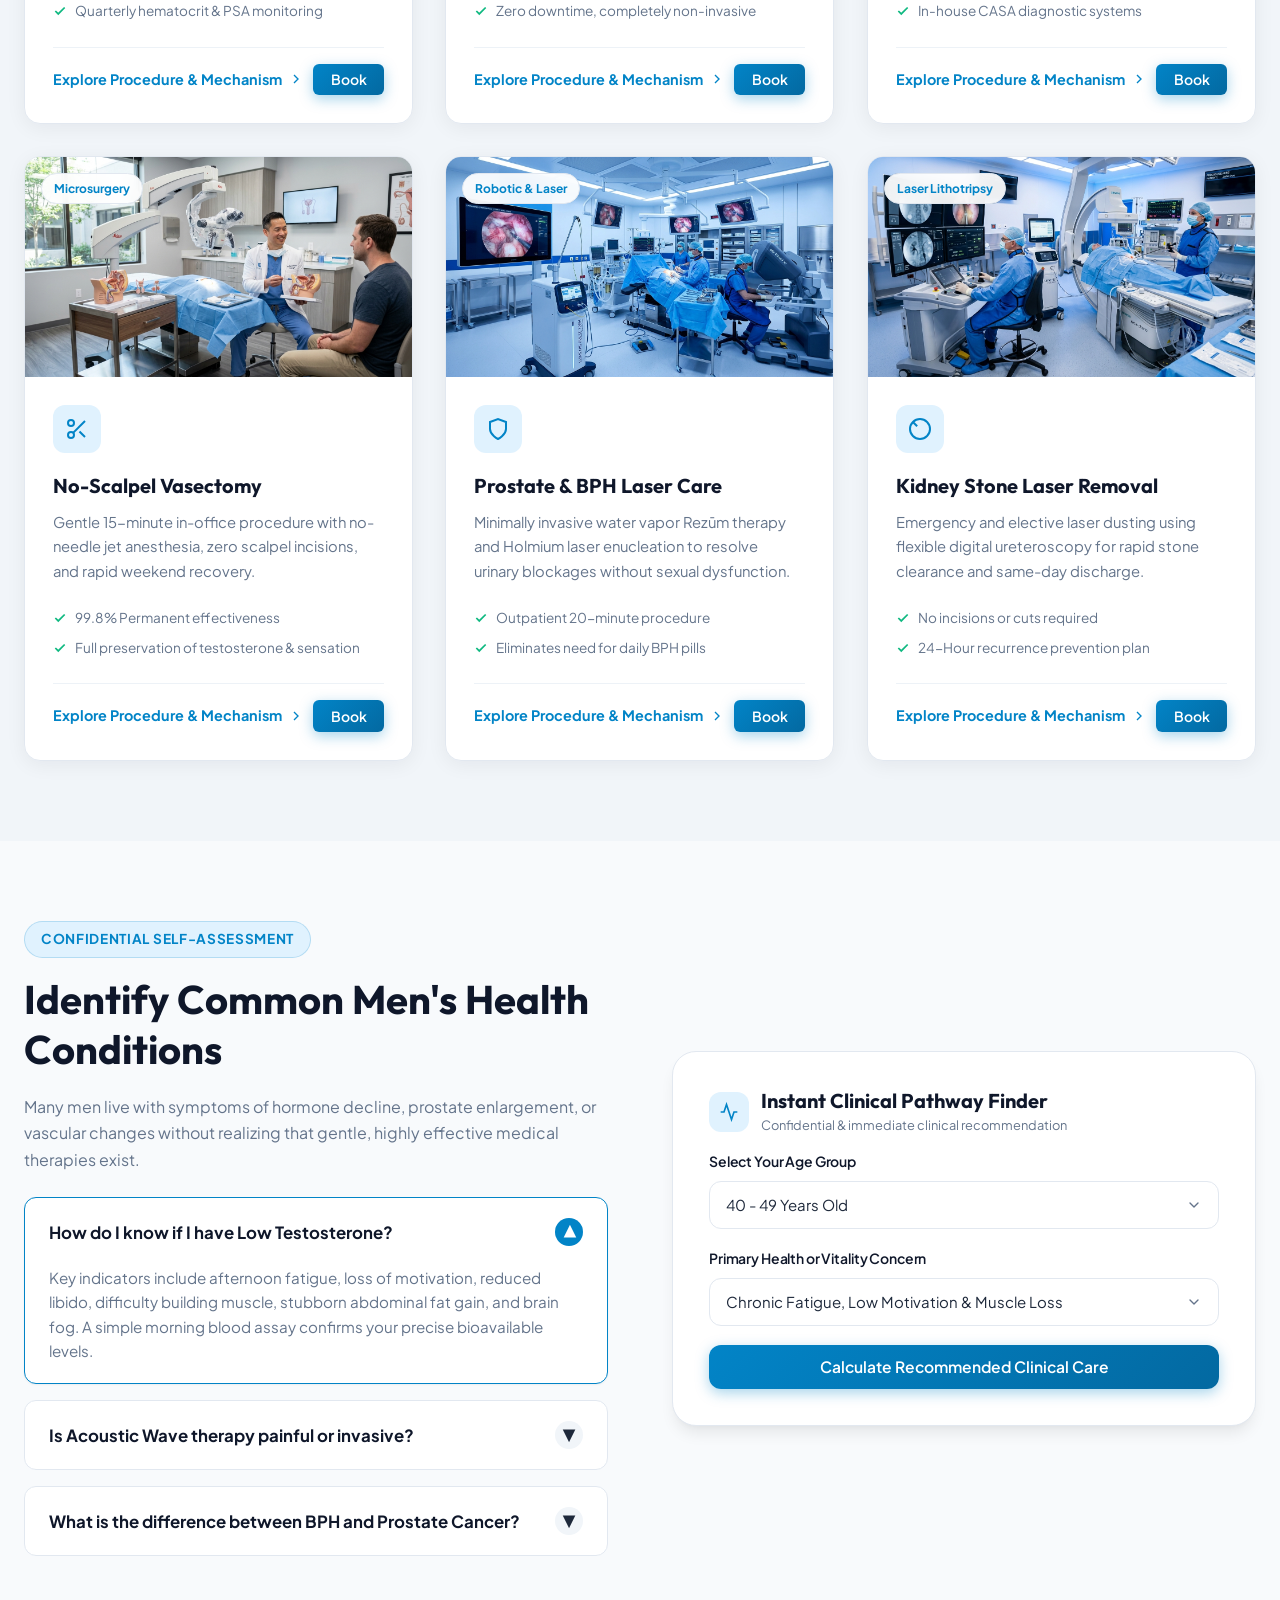
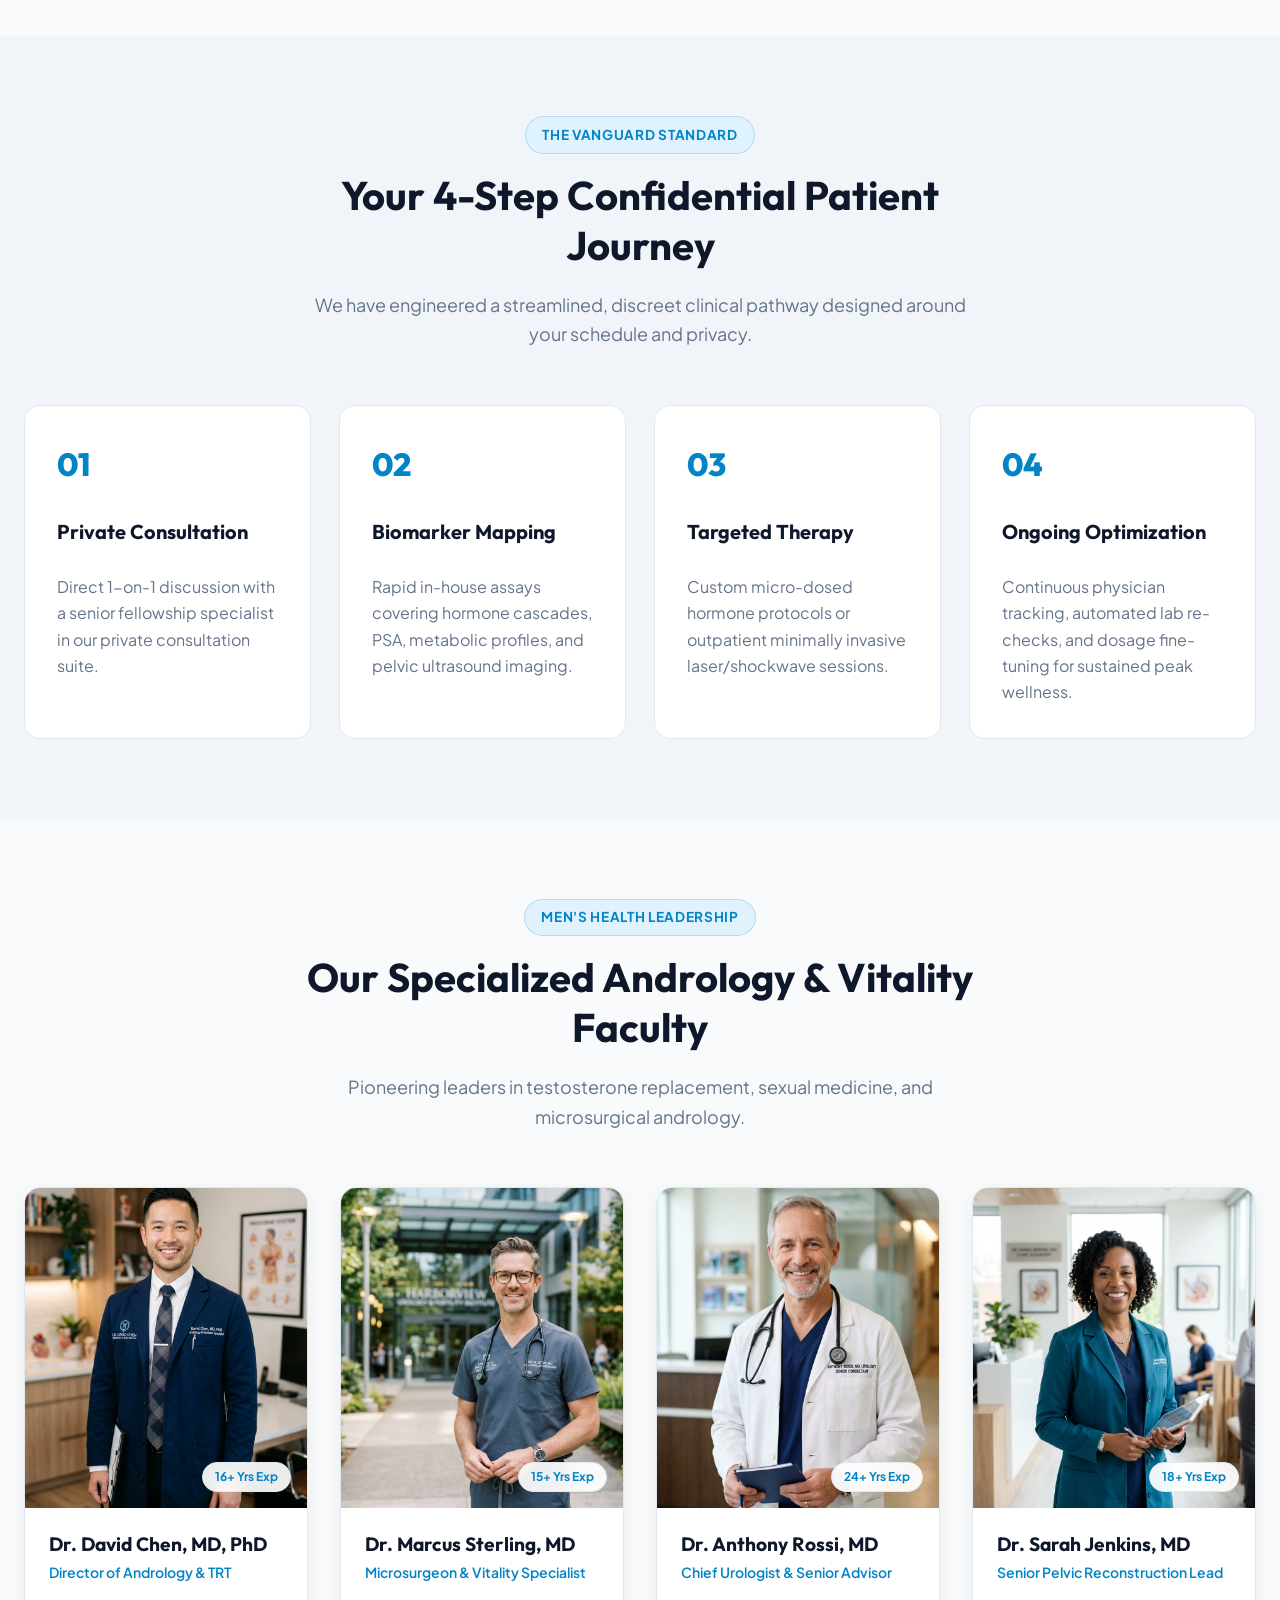
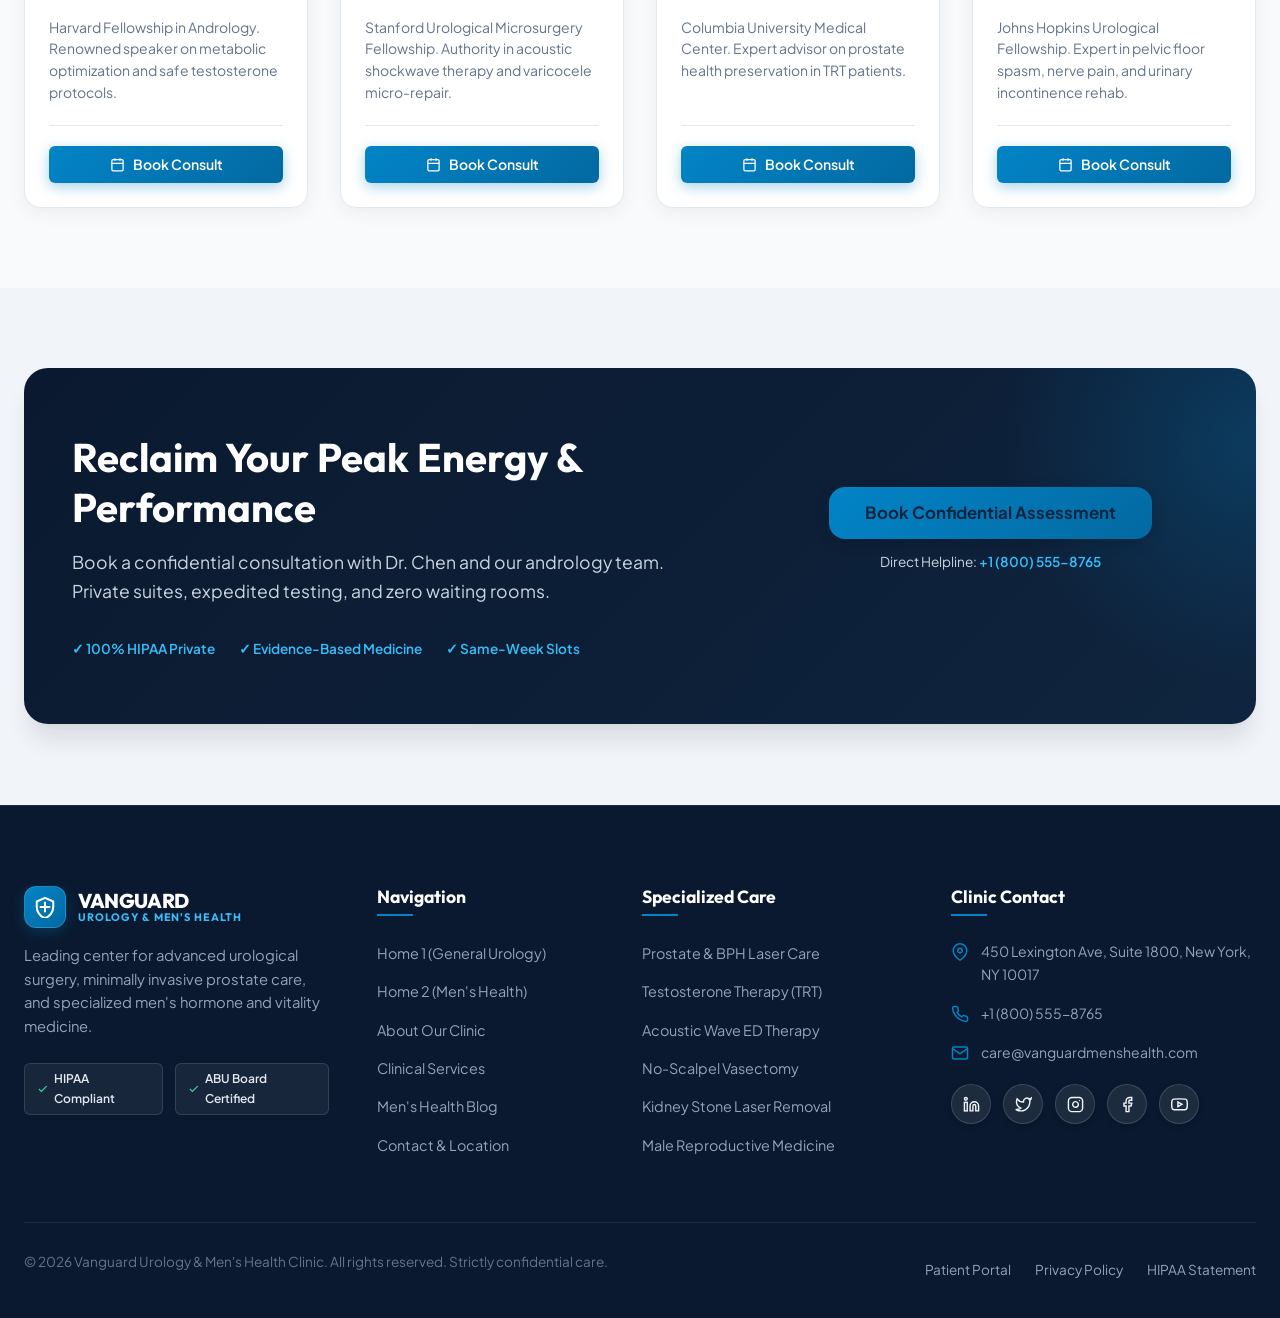
<file: home-2.html>
<!DOCTYPE html>
<html lang="en" data-theme="light" dir="ltr">
<head>
  <meta charset="UTF-8">
  <meta name="viewport" content="width=device-width, initial-scale=1.0">
  <meta name="description" content="Specialized Men's Health & Andrology Clinic - Precision TRT hormone therapy, shockwave ED therapy, prostate wellness, and peak male vitality protocols.">
  <meta name="keywords" content="men's health clinic, andrology, TRT optimization, acoustic wave therapy, prostate health, male vitality, male fertility">
  <title>Men's Health & Andrology Institute | Vanguard Urology</title>
  
  <!-- Favicon -->
  <link rel="icon" type="image/svg+xml" href="assets/icons/favicon.svg">
  
  <!-- Master Stylesheet -->
  <link rel="stylesheet" href="assets/css/style.css">
</head>
<body>

  <!-- Header & Navigation (Starts directly at top) -->
  <header class="header-wrapper">
    <div class="container nav-container">
      <!-- Logo -->
      <a href="index.html" class="brand-logo" id="header-brand-logo">
        <div class="brand-logo-icon">
          <svg width="22" height="22" viewBox="0 0 24 24" fill="none" stroke="currentColor" stroke-width="2.2" stroke-linecap="round" stroke-linejoin="round">
            <path d="M12 2L3 6v6c0 5.55 3.84 10.74 9 12 5.16-1.26 9-6.45 9-12V6l-9-4z"></path>
            <path d="M12 7v10M7 12h10"></path>
          </svg>
        </div>
        <div class="brand-logo-text">
          <span class="brand-title">VANGUARD</span>
          <span class="brand-subtitle">Urology & Men's Health</span>
        </div>
      </a>

      <!-- Main Navigation Menu (Strictly: Home with Home 1/2 dropdown, About Us, Services, Blog, Contact) -->
      <nav class="nav-menu" aria-label="Main Navigation">
        <div class="nav-item has-dropdown">
          <a href="index.html" class="nav-link active">
            <span>Home</span>
            <svg class="dropdown-arrow" width="14" height="14" viewBox="0 0 24 24" fill="none" stroke="currentColor" stroke-width="2"><polyline points="6 9 12 15 18 9"></polyline></svg>
          </a>
          <div class="dropdown-menu">
            <a href="index.html" class="dropdown-link">Home 1</a>
            <a href="home-2.html" class="dropdown-link active">Home 2</a>
          </div>
        </div>
        <div class="nav-item">
          <a href="about.html" class="nav-link">About Us</a>
        </div>
        <div class="nav-item">
          <a href="services.html" class="nav-link">Services</a>
        </div>
        <div class="nav-item">
          <a href="blog.html" class="nav-link">Blog</a>
        </div>
        <div class="nav-item">
          <a href="contact.html" class="nav-link">Contact</a>
        </div>
        <div class="nav-item">
          <a href="login.html" class="nav-link nav-auth-link" aria-label="Patient Portal Login and Signup">
            <svg class="nav-auth-icon" width="16" height="16" viewBox="0 0 24 24" fill="none" stroke="currentColor" stroke-width="2" stroke-linecap="round" stroke-linejoin="round" aria-hidden="true"><path d="M20 21v-2a4 4 0 0 0-4-4H8a4 4 0 0 0-4 4v2"></path><circle cx="12" cy="7" r="4"></circle></svg>
            <span>Login / Signup</span>
          </a>
        </div>
      </nav>

      <!-- Header Action Controls & Primary CTA -->
      <div class="header-actions">
        <!-- Theme Switcher -->
        <button type="button" class="theme-toggle-btn" aria-label="Toggle Dark/Light Mode" title="Toggle Theme">
          <svg width="18" height="18" viewBox="0 0 24 24" fill="none" stroke="currentColor" stroke-width="2"><path d="M21 12.79A9 9 0 1 1 11.21 3 7 7 0 0 0 21 12.79z"></path></svg>
        </button>

        <!-- RTL Switcher -->
        <button type="button" class="rtl-toggle-btn" aria-label="Toggle RTL Mode" title="Toggle RTL">RTL</button>

        <!-- Primary CTA Button -->
        <button type="button" class="btn btn-primary header-cta-btn btn-book-appointment">
          <svg width="18" height="18" viewBox="0 0 24 24" fill="none" stroke="currentColor" stroke-width="2"><rect x="3" y="4" width="18" height="18" rx="2" ry="2"></rect><line x1="16" y1="2" x2="16" y2="6"></line><line x1="8" y1="2" x2="8" y2="6"></line><line x1="3" y1="10" x2="21" y2="10"></line></svg>
          <span>Book an Appointment</span>
        </button>

        <!-- Mobile Menu Toggle -->
        <button type="button" class="mobile-toggle" aria-label="Toggle Mobile Menu">
          <span></span>
          <span></span>
          <span></span>
        </button>
      </div>
    </div>
  </header>

  <!-- Mobile Navigation Drawer -->
  <div class="mobile-drawer" id="mobile-drawer">
    <div class="mobile-drawer-content">
      <div class="mobile-drawer-header">
        <a href="index.html" class="brand-logo">
          <div class="brand-logo-icon">
            <svg width="22" height="22" viewBox="0 0 24 24" fill="none" stroke="currentColor" stroke-width="2.2" stroke-linecap="round" stroke-linejoin="round">
            <path d="M12 2L3 6v6c0 5.55 3.84 10.74 9 12 5.16-1.26 9-6.45 9-12V6l-9-4z"></path>
            <path d="M12 7v10M7 12h10"></path>
          </svg>
          </div>
          <div class="brand-logo-text">
            <span class="brand-title" style="font-size:1.1rem;">VANGUARD</span>
            <span class="brand-subtitle" style="font-size:0.6rem;">Men's Health</span>
          </div>
        </a>
        <button type="button" class="drawer-close-btn" aria-label="Close Menu">&times;</button>
      </div>

      <div class="mobile-nav-list">
        <div class="mobile-nav-item">
          <a href="#" class="mobile-nav-link mobile-dropdown-trigger">
            <span>Home</span>
            <svg class="dropdown-arrow" width="16" height="16" viewBox="0 0 24 24" fill="none" stroke="currentColor" stroke-width="2"><polyline points="6 9 12 15 18 9"></polyline></svg>
          </a>
          <div class="mobile-dropdown active">
            <a href="index.html" class="mobile-dropdown-link">Home 1</a>
            <a href="home-2.html" class="mobile-dropdown-link active">Home 2</a>
          </div>
        </div>
        <div class="mobile-nav-item">
          <a href="about.html" class="mobile-nav-link">About Us</a>
        </div>
        <div class="mobile-nav-item">
          <a href="services.html" class="mobile-nav-link">Services</a>
        </div>
        <div class="mobile-nav-item">
          <a href="blog.html" class="mobile-nav-link">Blog</a>
        </div>
        <div class="mobile-nav-item">
          <a href="contact.html" class="mobile-nav-link">Contact</a>
        </div>
        <div class="mobile-nav-item">
          <a href="login.html" class="mobile-nav-link nav-auth-link">
            <svg class="nav-auth-icon" width="16" height="16" viewBox="0 0 24 24" fill="none" stroke="currentColor" stroke-width="2" stroke-linecap="round" stroke-linejoin="round" aria-hidden="true"><path d="M20 21v-2a4 4 0 0 0-4-4H8a4 4 0 0 0-4 4v2"></path><circle cx="12" cy="7" r="4"></circle></svg>
            <span>Login / Signup</span>
          </a>
        </div>
      </div>

      <div class="mobile-drawer-footer">
        <button type="button" class="btn btn-primary btn-book-appointment" style="width: 100%; margin-bottom: 1rem;">
          Book an Appointment
        </button>
        <p style="font-size: 0.8rem; color: var(--text-muted); text-align: center;">
          📞 Confidential: +1 (800) 555-8765
        </p>
      </div>
    </div>
  </div>

  <main id="main-content">
    
    <!-- SECTION 1: Specialized Men's Health Hero -->
    <section class="hero-section">
      <div class="container">
        <div class="hero-grid">
          <div class="hero-content">
            <div class="section-badge" style="background: rgba(13, 148, 136, 0.12); color: #0D9488; border-color: rgba(13, 148, 136, 0.25);">
              <svg width="14" height="14" viewBox="0 0 24 24" fill="none" stroke="currentColor" stroke-width="2"><polygon points="13 2 3 14 12 14 11 22 21 10 12 10 13 2"></polygon></svg>
              Peak Male Vitality & Hormone Center
            </div>
            <h1 class="hero-title">Optimize Vitality, <br><span class="text-highlight">Energy & Hormonal Health</span></h1>
            <p class="hero-desc">
              Don't accept fatigue, decline in drive, or urological issues as inevitable. Our specialized andrology protocols combine advanced endocrine diagnostics, low-intensity shockwave therapy, and personalized TRT optimization.
            </p>
            <div class="hero-actions">
              <button type="button" class="btn btn-primary btn-lg btn-book-appointment" data-service="Testosterone Therapy (TRT)">
                <svg width="18" height="18" viewBox="0 0 24 24" fill="none" stroke="currentColor" stroke-width="2"><polyline points="22 12 18 12 15 21 9 3 6 12 2 12"></polyline></svg>
                <span>Request Vitality Assessment</span>
              </button>
              <a href="#symptom-checker-section" class="btn btn-outline btn-lg">
                <span>Free Symptom Check</span>
                <svg class="svg-arrow" width="18" height="18" viewBox="0 0 24 24" fill="none" stroke="currentColor" stroke-width="2"><polyline points="9 18 15 12 9 6"></polyline></svg>
              </a>
            </div>
            
            <div class="hero-stats-row">
              <div class="hero-stat-item">
                <span class="stat-number">98.6%</span>
                <span class="stat-label">Energy & Vitality Improvement</span>
              </div>
              <div class="hero-stat-item">
                <span class="stat-number">20+</span>
                <span class="stat-label">Comprehensive Biomarkers Analyzed</span>
              </div>
              <div class="hero-stat-item">
                <span class="stat-number">1-on-1</span>
                <span class="stat-label">Dedicated Physician Management</span>
              </div>
            </div>
          </div>

          <div class="hero-media">
            <div class="hero-image-wrapper">
              <img src="assets/images/hero-home2.jpg" alt="Patient consultation in luxury men's health clinic" width="640" height="480">
            </div>
            
            <!-- Floating Badges -->
            <div class="floating-card floating-card-1">
              <div class="floating-icon" style="background: var(--accent-soft); color: var(--accent);">
                <svg width="22" height="22" viewBox="0 0 24 24" fill="none" stroke="currentColor" stroke-width="2.5"><path d="M18 20V10M12 20V4M6 20v-6"></path></svg>
              </div>
              <div class="floating-text">
                <h5>Precision TRT Protocols</h5>
                <p>Monitored Hormone Optimization</p>
              </div>
            </div>

            <div class="floating-card floating-card-2">
              <div class="floating-icon" style="background: var(--secondary-soft); color: var(--secondary);">
                <svg width="22" height="22" viewBox="0 0 24 24" fill="none" stroke="currentColor" stroke-width="2.5"><circle cx="12" cy="12" r="10"></circle><polyline points="12 6 12 12 14 10"></polyline></svg>
              </div>
              <div class="floating-text">
                <h5>Acoustic Wave Therapy</h5>
                <p>Non-Invasive ED Rejuvenation</p>
              </div>
            </div>
          </div>
        </div>
      </div>
    </section>

    <!-- SECTION 2: Specialized Men's Health Services -->
    <section class="section bg-alt" id="mens-services">
      <div class="container">
        <div class="section-header text-center">
          <span class="section-badge">Targeted Andrology Disciplines</span>
          <h2>Specialized Men's Health Protocols</h2>
          <p class="section-subtitle">Scientifically validated therapies tailored specifically to male physiology, hormonal dynamics, and performance longevity.</p>
        </div>

        <div class="cards-grid">
          <!-- Card 1: TRT -->
          <article class="service-card">
            <div class="service-card-media">
              <img src="assets/images/service-trt.jpg" alt="Testosterone Therapy (TRT)">
              <span class="service-badge-pill">Hormonal Balance</span>
            </div>
            <div class="service-card-body">
              <div class="service-icon-wrap">
                <svg width="24" height="24" viewBox="0 0 24 24" fill="none" stroke="currentColor" stroke-width="2"><path d="M18 20V10M12 20V4M6 20v-6"></path></svg>
              </div>
              <h3>Testosterone Therapy (TRT)</h3>
              <p>Tailored hormone protocols to resolve chronic fatigue, muscle depletion, and low libido while safeguarding cardiovascular health.</p>
              <ul class="service-features-list">
                <li><svg width="14" height="14" viewBox="0 0 24 24" fill="none" stroke="currentColor" stroke-width="3"><polyline points="20 6 9 17 4 12"></polyline></svg> Total & Free T, SHBG, Estradiol assays</li>
                <li><svg width="14" height="14" viewBox="0 0 24 24" fill="none" stroke="currentColor" stroke-width="3"><polyline points="20 6 9 17 4 12"></polyline></svg> Quarterly hematocrit & PSA monitoring</li>
              </ul>
              <div class="service-card-footer">
                <a href="service-details.html#trt" class="service-link">
                  <span>Explore Procedure & Mechanism</span>
                  <svg class="svg-arrow" width="16" height="16" viewBox="0 0 24 24" fill="none" stroke="currentColor" stroke-width="2"><polyline points="9 18 15 12 9 6"></polyline></svg>
                </a>
                <button type="button" class="btn btn-sm btn-primary btn-book-appointment" data-service="Testosterone Therapy (TRT)">Book</button>
              </div>
            </div>
          </article>

          <!-- Card 2: Acoustic Wave ED -->
          <article class="service-card">
            <div class="service-card-media">
              <img src="assets/images/service-ed.jpg" alt="Acoustic Wave ED Therapy">
              <span class="service-badge-pill">Regenerative Care</span>
            </div>
            <div class="service-card-body">
              <div class="service-icon-wrap">
                <svg width="24" height="24" viewBox="0 0 24 24" fill="none" stroke="currentColor" stroke-width="2"><polygon points="13 2 3 14 12 14 11 22 21 10 12 10 13 2"></polygon></svg>
              </div>
              <h3>Acoustic Wave ED Therapy</h3>
              <p>Cutting-edge extracorporeal shockwave protocol triggering neo-vascularization and restoring natural spontaneous function without pills.</p>
              <ul class="service-features-list">
                <li><svg width="14" height="14" viewBox="0 0 24 24" fill="none" stroke="currentColor" stroke-width="3"><polyline points="20 6 9 17 4 12"></polyline></svg> 6-session clinical protocol</li>
                <li><svg width="14" height="14" viewBox="0 0 24 24" fill="none" stroke="currentColor" stroke-width="3"><polyline points="20 6 9 17 4 12"></polyline></svg> Zero downtime, completely non-invasive</li>
              </ul>
              <div class="service-card-footer">
                <a href="service-details.html#ed" class="service-link">
                  <span>Explore Procedure & Mechanism</span>
                  <svg class="svg-arrow" width="16" height="16" viewBox="0 0 24 24" fill="none" stroke="currentColor" stroke-width="2"><polyline points="9 18 15 12 9 6"></polyline></svg>
                </a>
                <button type="button" class="btn btn-sm btn-primary btn-book-appointment" data-service="Acoustic Wave ED Therapy">Book</button>
              </div>
            </div>
          </article>

          <!-- Card 3: Male Reproductive Medicine -->
          <article class="service-card">
            <div class="service-card-media">
              <img src="assets/images/service-fertility.jpg" alt="Male Reproductive Medicine">
              <span class="service-badge-pill">Reproductive Health</span>
            </div>
            <div class="service-card-body">
              <div class="service-icon-wrap">
                <svg width="24" height="24" viewBox="0 0 24 24" fill="none" stroke="currentColor" stroke-width="2"><circle cx="12" cy="12" r="10"></circle><circle cx="12" cy="12" r="4"></circle></svg>
              </div>
              <h3>Male Reproductive Medicine</h3>
              <p>Advanced semen analysis, sperm DNA fragmentation testing, varicocele microsurgery, and hormonal optimization for aspiring fathers.</p>
              <ul class="service-features-list">
                <li><svg width="14" height="14" viewBox="0 0 24 24" fill="none" stroke="currentColor" stroke-width="3"><polyline points="20 6 9 17 4 12"></polyline></svg> Sub-inguinal microsurgical varicocelectomy</li>
                <li><svg width="14" height="14" viewBox="0 0 24 24" fill="none" stroke="currentColor" stroke-width="3"><polyline points="20 6 9 17 4 12"></polyline></svg> In-house CASA diagnostic systems</li>
              </ul>
              <div class="service-card-footer">
                <a href="service-details.html#fertility" class="service-link">
                  <span>Explore Procedure & Mechanism</span>
                  <svg class="svg-arrow" width="16" height="16" viewBox="0 0 24 24" fill="none" stroke="currentColor" stroke-width="2"><polyline points="9 18 15 12 9 6"></polyline></svg>
                </a>
                <button type="button" class="btn btn-sm btn-primary btn-book-appointment" data-service="Male Reproductive Medicine">Book</button>
              </div>
            </div>
          </article>

          <!-- Card 4: No-Scalpel Vasectomy -->
          <article class="service-card">
            <div class="service-card-media">
              <img src="assets/images/service-vasectomy.jpg" alt="No-Scalpel Vasectomy">
              <span class="service-badge-pill">Microsurgery</span>
            </div>
            <div class="service-card-body">
              <div class="service-icon-wrap">
                <svg width="24" height="24" viewBox="0 0 24 24" fill="none" stroke="currentColor" stroke-width="2"><circle cx="6" cy="6" r="3"></circle><circle cx="6" cy="18" r="3"></circle><line x1="20" y1="4" x2="8.12" y2="15.88"></line><line x1="14.47" y1="14.48" x2="20" y2="20"></line></svg>
              </div>
              <h3>No-Scalpel Vasectomy</h3>
              <p>Gentle 15-minute in-office procedure with no-needle jet anesthesia, zero scalpel incisions, and rapid weekend recovery.</p>
              <ul class="service-features-list">
                <li><svg width="14" height="14" viewBox="0 0 24 24" fill="none" stroke="currentColor" stroke-width="3"><polyline points="20 6 9 17 4 12"></polyline></svg> 99.8% Permanent effectiveness</li>
                <li><svg width="14" height="14" viewBox="0 0 24 24" fill="none" stroke="currentColor" stroke-width="3"><polyline points="20 6 9 17 4 12"></polyline></svg> Full preservation of testosterone & sensation</li>
              </ul>
              <div class="service-card-footer">
                <a href="service-details.html#vasectomy" class="service-link">
                  <span>Explore Procedure & Mechanism</span>
                  <svg class="svg-arrow" width="16" height="16" viewBox="0 0 24 24" fill="none" stroke="currentColor" stroke-width="2"><polyline points="9 18 15 12 9 6"></polyline></svg>
                </a>
                <button type="button" class="btn btn-sm btn-primary btn-book-appointment" data-service="No-Scalpel Vasectomy">Book</button>
              </div>
            </div>
          </article>

          <!-- Card 5: Prostate & BPH Laser Care -->
          <article class="service-card">
            <div class="service-card-media">
              <img src="assets/images/service-prostate.jpg" alt="Prostate & BPH Laser Care">
              <span class="service-badge-pill">Robotic & Laser</span>
            </div>
            <div class="service-card-body">
              <div class="service-icon-wrap">
                <svg width="24" height="24" viewBox="0 0 24 24" fill="none" stroke="currentColor" stroke-width="2"><path d="M12 22s8-4 8-10V5l-8-3-8 3v7c0 6 8 10 8 10z"></path></svg>
              </div>
              <h3>Prostate & BPH Laser Care</h3>
              <p>Minimally invasive water vapor Rezūm therapy and Holmium laser enucleation to resolve urinary blockages without sexual dysfunction.</p>
              <ul class="service-features-list">
                <li><svg width="14" height="14" viewBox="0 0 24 24" fill="none" stroke="currentColor" stroke-width="3"><polyline points="20 6 9 17 4 12"></polyline></svg> Outpatient 20-minute procedure</li>
                <li><svg width="14" height="14" viewBox="0 0 24 24" fill="none" stroke="currentColor" stroke-width="3"><polyline points="20 6 9 17 4 12"></polyline></svg> Eliminates need for daily BPH pills</li>
              </ul>
              <div class="service-card-footer">
                <a href="service-details.html#prostate" class="service-link">
                  <span>Explore Procedure & Mechanism</span>
                  <svg class="svg-arrow" width="16" height="16" viewBox="0 0 24 24" fill="none" stroke="currentColor" stroke-width="2"><polyline points="9 18 15 12 9 6"></polyline></svg>
                </a>
                <button type="button" class="btn btn-sm btn-primary btn-book-appointment" data-service="Prostate & BPH Laser Care">Book</button>
              </div>
            </div>
          </article>

          <!-- Card 6: Kidney Stone Laser Removal -->
          <article class="service-card">
            <div class="service-card-media">
              <img src="assets/images/service-kidney.jpg" alt="Kidney Stone Laser Removal">
              <span class="service-badge-pill">Laser Lithotripsy</span>
            </div>
            <div class="service-card-body">
              <div class="service-icon-wrap">
                <svg width="24" height="24" viewBox="0 0 24 24" fill="none" stroke="currentColor" stroke-width="2"><circle cx="12" cy="12" r="10"></circle><path d="m4.93 4.93 4.24 4.24"></path></svg>
              </div>
              <h3>Kidney Stone Laser Removal</h3>
              <p>Emergency and elective laser dusting using flexible digital ureteroscopy for rapid stone clearance and same-day discharge.</p>
              <ul class="service-features-list">
                <li><svg width="14" height="14" viewBox="0 0 24 24" fill="none" stroke="currentColor" stroke-width="3"><polyline points="20 6 9 17 4 12"></polyline></svg> No incisions or cuts required</li>
                <li><svg width="14" height="14" viewBox="0 0 24 24" fill="none" stroke="currentColor" stroke-width="3"><polyline points="20 6 9 17 4 12"></polyline></svg> 24-Hour recurrence prevention plan</li>
              </ul>
              <div class="service-card-footer">
                <a href="service-details.html#kidney" class="service-link">
                  <span>Explore Procedure & Mechanism</span>
                  <svg class="svg-arrow" width="16" height="16" viewBox="0 0 24 24" fill="none" stroke="currentColor" stroke-width="2"><polyline points="9 18 15 12 9 6"></polyline></svg>
                </a>
                <button type="button" class="btn btn-sm btn-primary btn-book-appointment" data-service="Kidney Stone Laser Removal">Book</button>
              </div>
            </div>
          </article>
        </div>
      </div>
    </section>

    <!-- SECTION 3: Common Conditions & Interactive Self-Assessment -->
    <section class="section" id="symptom-checker-section">
      <div class="container">
        <div class="features-grid-split">
          <div>
            <span class="section-badge">Confidential Self-Assessment</span>
            <h2>Identify Common Men's Health Conditions</h2>
            <p style="margin-bottom: 1.5rem;">
              Many men live with symptoms of hormone decline, prostate enlargement, or vascular changes without realizing that gentle, highly effective medical therapies exist.
            </p>
            
            <div class="faq-list">
              <div class="faq-item active">
                <button type="button" class="faq-question">
                  <span>How do I know if I have Low Testosterone?</span>
                  <span class="faq-icon">▼</span>
                </button>
                <div class="faq-answer">
                  <p>Key indicators include afternoon fatigue, loss of motivation, reduced libido, difficulty building muscle, stubborn abdominal fat gain, and brain fog. A simple morning blood assay confirms your precise bioavailable levels.</p>
                </div>
              </div>

              <div class="faq-item">
                <button type="button" class="faq-question">
                  <span>Is Acoustic Wave therapy painful or invasive?</span>
                  <span class="faq-icon">▼</span>
                </button>
                <div class="faq-answer">
                  <p>Not at all. Focused acoustic wave therapy is 100% non-invasive, requires no numbing, takes only 15 minutes per session, and patients immediately drive themselves back to work or regular activities.</p>
                </div>
              </div>

              <div class="faq-item">
                <button type="button" class="faq-question">
                  <span>What is the difference between BPH and Prostate Cancer?</span>
                  <span class="faq-icon">▼</span>
                </button>
                <div class="faq-answer">
                  <p>BPH (Benign Prostatic Hyperplasia) is non-cancerous enlargement of the prostate gland causing urinary frequency or weak stream. We use multi-parametric MRI and refined PSA density testing to distinguish both with total accuracy.</p>
                </div>
              </div>
            </div>
          </div>

          <!-- Interactive Assessment Tool -->
          <div style="background-color: var(--bg-surface); border: 1.5px solid var(--border-color); border-radius: var(--radius-xl); padding: 2.25rem; box-shadow: var(--shadow-lg);">
            <div style="display: flex; align-items: center; gap: 0.75rem; margin-bottom: 1rem;">
              <div style="width: 40px; height: 40px; border-radius: var(--radius-md); background: var(--accent-soft); color: var(--accent); display: flex; align-items: center; justify-content: center;">
                <svg width="20" height="20" viewBox="0 0 24 24" fill="none" stroke="currentColor" stroke-width="2"><polyline points="22 12 18 12 15 21 9 3 6 12 2 12"></polyline></svg>
              </div>
              <div>
                <h3 style="font-size: 1.25rem; margin-bottom: 0.15rem;">Instant Clinical Pathway Finder</h3>
                <p style="font-size: 0.8rem; color: var(--text-muted);">Confidential & immediate clinical recommendation</p>
              </div>
            </div>

            <form id="symptom-checker-form" style="display: flex; flex-direction: column; gap: 1.2rem;">
              <div class="form-group">
                <label class="form-label">Select Your Age Group</label>
                <select name="age" class="form-control" required>
                  <option value="30-39">30 - 39 Years Old</option>
                  <option value="40-49" selected>40 - 49 Years Old</option>
                  <option value="50-59">50 - 59 Years Old</option>
                  <option value="60+">60+ Years Old</option>
                </select>
              </div>

              <div class="form-group">
                <label class="form-label">Primary Health or Vitality Concern</label>
                <select name="concern" class="form-control" required>
                  <option value="energy">Chronic Fatigue, Low Motivation & Muscle Loss</option>
                  <option value="libido">Low Libido & Hormonal Imbalance</option>
                  <option value="performance">Erectile Function & Spontaneity Concerns</option>
                  <option value="urinary">Frequent Nighttime Urination & Weak Stream</option>
                  <option value="fertility">Male Fertility & Family Planning</option>
                </select>
              </div>

              <button type="submit" class="btn btn-primary" style="width: 100%; padding-block: 0.9rem;">
                Calculate Recommended Clinical Care
              </button>
            </form>

            <div id="symptom-result-card" style="display: none; margin-top: 1.5rem;"></div>
          </div>
        </div>
      </div>
    </section>

    <!-- SECTION 4: 4-Step Patient Journey -->
    <section class="section bg-alt" id="journey">
      <div class="container">
        <div class="section-header text-center">
          <span class="section-badge">The Vanguard Standard</span>
          <h2>Your 4-Step Confidential Patient Journey</h2>
          <p class="section-subtitle">We have engineered a streamlined, discreet clinical pathway designed around your schedule and privacy.</p>
        </div>

        <div style="display: grid; grid-template-columns: repeat(auto-fit, minmax(250px, 1fr)); gap: 1.75rem;">
          <div class="feature-box" style="flex-direction: column; text-align: left; padding: 2rem;">
            <div style="font-size: 2rem; font-family: var(--font-heading); font-weight: 800; color: var(--accent); margin-bottom: 0.5rem;">01</div>
            <h4>Private Consultation</h4>
            <p>Direct 1-on-1 discussion with a senior fellowship specialist in our private consultation suite.</p>
          </div>

          <div class="feature-box" style="flex-direction: column; text-align: left; padding: 2rem;">
            <div style="font-size: 2rem; font-family: var(--font-heading); font-weight: 800; color: var(--accent); margin-bottom: 0.5rem;">02</div>
            <h4>Biomarker Mapping</h4>
            <p>Rapid in-house assays covering hormone cascades, PSA, metabolic profiles, and pelvic ultrasound imaging.</p>
          </div>

          <div class="feature-box" style="flex-direction: column; text-align: left; padding: 2rem;">
            <div style="font-size: 2rem; font-family: var(--font-heading); font-weight: 800; color: var(--accent); margin-bottom: 0.5rem;">03</div>
            <h4>Targeted Therapy</h4>
            <p>Custom micro-dosed hormone protocols or outpatient minimally invasive laser/shockwave sessions.</p>
          </div>

          <div class="feature-box" style="flex-direction: column; text-align: left; padding: 2rem;">
            <div style="font-size: 2rem; font-family: var(--font-heading); font-weight: 800; color: var(--accent); margin-bottom: 0.5rem;">04</div>
            <h4>Ongoing Optimization</h4>
            <p>Continuous physician tracking, automated lab re-checks, and dosage fine-tuning for sustained peak wellness.</p>
          </div>
        </div>
      </div>
    </section>

    <!-- SECTION 5: Senior Andrology Specialists -->
    <section class="section" id="andrology-specialists">
      <div class="container">
        <div class="section-header text-center">
          <span class="section-badge">Men's Health Leadership</span>
          <h2>Our Specialized Andrology & Vitality Faculty</h2>
          <p class="section-subtitle">Pioneering leaders in testosterone replacement, sexual medicine, and microsurgical andrology.</p>
        </div>

        <div class="doctors-grid">
          <!-- Doctor 1 -->
          <article class="doctor-card">
            <div class="doctor-media">
              <img src="assets/images/dr-david-chen.jpg" alt="Dr. David Chen, MD, PhD - Director of Andrology">
              <span class="doctor-badge-exp">16+ Yrs Exp</span>
            </div>
            <div class="doctor-info">
              <h4>Dr. David Chen, MD, PhD</h4>
              <span class="doctor-role">Director of Andrology & TRT</span>
              <p class="doctor-creds">Harvard Fellowship in Andrology. Renowned speaker on metabolic optimization and safe testosterone protocols.</p>
              <div class="doctor-card-footer">
                <button type="button" class="btn btn-sm btn-primary btn-book-appointment" data-doctor="Dr. David Chen, MD, PhD">
                  <svg width="15" height="15" viewBox="0 0 24 24" fill="none" stroke="currentColor" stroke-width="2"><rect x="3" y="4" width="18" height="18" rx="2" ry="2"></rect><line x1="16" y1="2" x2="16" y2="6"></line><line x1="8" y1="2" x2="8" y2="6"></line><line x1="3" y1="10" x2="21" y2="10"></line></svg>
                  <span>Book Consult</span>
                </button>
              </div>
            </div>
          </article>

          <!-- Doctor 2 -->
          <article class="doctor-card">
            <div class="doctor-media">
              <img src="assets/images/dr-marcus-sterling.jpg" alt="Dr. Marcus Sterling, MD - Microsurgeon">
              <span class="doctor-badge-exp">15+ Yrs Exp</span>
            </div>
            <div class="doctor-info">
              <h4>Dr. Marcus Sterling, MD</h4>
              <span class="doctor-role">Microsurgeon & Vitality Specialist</span>
              <p class="doctor-creds">Stanford Urological Microsurgery Fellowship. Authority in acoustic shockwave therapy and varicocele micro-repair.</p>
              <div class="doctor-card-footer">
                <button type="button" class="btn btn-sm btn-primary btn-book-appointment" data-doctor="Dr. Marcus Sterling, MD">
                  <svg width="15" height="15" viewBox="0 0 24 24" fill="none" stroke="currentColor" stroke-width="2"><rect x="3" y="4" width="18" height="18" rx="2" ry="2"></rect><line x1="16" y1="2" x2="16" y2="6"></line><line x1="8" y1="2" x2="8" y2="6"></line><line x1="3" y1="10" x2="21" y2="10"></line></svg>
                  <span>Book Consult</span>
                </button>
              </div>
            </div>
          </article>

          <!-- Doctor 3 -->
          <article class="doctor-card">
            <div class="doctor-media">
              <img src="assets/images/dr-anthony-rossi.jpg" alt="Dr. Anthony Rossi, MD - Senior Consultant">
              <span class="doctor-badge-exp">24+ Yrs Exp</span>
            </div>
            <div class="doctor-info">
              <h4>Dr. Anthony Rossi, MD</h4>
              <span class="doctor-role">Chief Urologist & Senior Advisor</span>
              <p class="doctor-creds">Columbia University Medical Center. Expert advisor on prostate health preservation in TRT patients.</p>
              <div class="doctor-card-footer">
                <button type="button" class="btn btn-sm btn-primary btn-book-appointment" data-doctor="Dr. Anthony Rossi, MD">
                  <svg width="15" height="15" viewBox="0 0 24 24" fill="none" stroke="currentColor" stroke-width="2"><rect x="3" y="4" width="18" height="18" rx="2" ry="2"></rect><line x1="16" y1="2" x2="16" y2="6"></line><line x1="8" y1="2" x2="8" y2="6"></line><line x1="3" y1="10" x2="21" y2="10"></line></svg>
                  <span>Book Consult</span>
                </button>
              </div>
            </div>
          </article>

          <!-- Doctor 4 -->
          <article class="doctor-card">
            <div class="doctor-media">
              <img src="assets/images/dr-sarah-jenkins.jpg" alt="Dr. Sarah Jenkins, MD - Pelvic Specialist">
              <span class="doctor-badge-exp">18+ Yrs Exp</span>
            </div>
            <div class="doctor-info">
              <h4>Dr. Sarah Jenkins, MD</h4>
              <span class="doctor-role">Senior Pelvic Reconstruction Lead</span>
              <p class="doctor-creds">Johns Hopkins Urological Fellowship. Expert in pelvic floor spasm, nerve pain, and urinary incontinence rehab.</p>
              <div class="doctor-card-footer">
                <button type="button" class="btn btn-sm btn-primary btn-book-appointment" data-doctor="Dr. Sarah Jenkins, MD">
                  <svg width="15" height="15" viewBox="0 0 24 24" fill="none" stroke="currentColor" stroke-width="2"><rect x="3" y="4" width="18" height="18" rx="2" ry="2"></rect><line x1="16" y1="2" x2="16" y2="6"></line><line x1="8" y1="2" x2="8" y2="6"></line><line x1="3" y1="10" x2="21" y2="10"></line></svg>
                  <span>Book Consult</span>
                </button>
              </div>
            </div>
          </article>
        </div>
      </div>
    </section>

    <!-- SECTION 6: VIP Appointment CTA -->
    <section class="section bg-alt">
      <div class="container">
        <div class="cta-banner">
          <div class="cta-grid">
            <div class="cta-left">
              <h2>Reclaim Your Peak Energy & Performance</h2>
              <p>Book a confidential consultation with Dr. Chen and our andrology team. Private suites, expedited testing, and zero waiting rooms.</p>
              <div class="cta-features">
                <span class="cta-feature-pill">✓ 100% HIPAA Private</span>
                <span class="cta-feature-pill">✓ Evidence-Based Medicine</span>
                <span class="cta-feature-pill">✓ Same-Week Slots</span>
              </div>
            </div>
            <div class="cta-right text-center">
              <button type="button" class="btn btn-white btn-lg btn-book-appointment" data-service="Testosterone Therapy (TRT)" style="font-weight: 700;">
                Book Confidential Assessment
              </button>
              <p style="font-size: 0.85rem; color: #CBD5E1; margin-top: 0.75rem;">Direct Helpline: <a href="tel:+18005558765" style="color: #38BDF8; font-weight: 600;">+1 (800) 555-8765</a></p>
            </div>
          </div>
        </div>
      </div>
    </section>

  </main>

  <!-- Global Footer -->
  <footer class="site-footer">
    <div class="container">
      <div class="footer-top-grid">
        <!-- Col 1: Brand Info -->
        <div class="footer-brand">
          <a href="index.html" class="brand-logo" style="margin-bottom: 1rem;">
            <div class="brand-logo-icon">
              <svg width="22" height="22" viewBox="0 0 24 24" fill="none" stroke="currentColor" stroke-width="2.2" stroke-linecap="round" stroke-linejoin="round">
                <path d="M12 2L3 6v6c0 5.55 3.84 10.74 9 12 5.16-1.26 9-6.45 9-12V6l-9-4z"></path>
                <path d="M12 7v10M7 12h10"></path>
              </svg>
            </div>
            <div class="brand-logo-text">
              <span class="brand-title" style="color: #FFFFFF;">VANGUARD</span>
              <span class="brand-subtitle" style="color: #38BDF8;">Urology & Men's Health</span>
            </div>
          </a>
          <p>
            Leading center for advanced urological surgery, minimally invasive prostate care, and specialized men's hormone and vitality medicine.
          </p>
          <div class="footer-badges-row">
            <span class="accreditation-badge">
              <svg width="12" height="12" viewBox="0 0 24 24" fill="none" stroke="#34D399" stroke-width="2.5"><polyline points="20 6 9 17 4 12"></polyline></svg>
              HIPAA Compliant
            </span>
            <span class="accreditation-badge">
              <svg width="12" height="12" viewBox="0 0 24 24" fill="none" stroke="#34D399" stroke-width="2.5"><polyline points="20 6 9 17 4 12"></polyline></svg>
              ABU Board Certified
            </span>
          </div>
        </div>

        <!-- Col 2: Quick Links -->
        <div>
          <h4 class="footer-heading">Navigation</h4>
          <ul class="footer-links-list">
            <li class="footer-link-item"><a href="index.html">Home 1 (General Urology)</a></li>
            <li class="footer-link-item"><a href="home-2.html">Home 2 (Men's Health)</a></li>
            <li class="footer-link-item"><a href="about.html">About Our Clinic</a></li>
            <li class="footer-link-item"><a href="services.html">Clinical Services</a></li>
            <li class="footer-link-item"><a href="blog.html">Men's Health Blog</a></li>
            <li class="footer-link-item"><a href="contact.html">Contact & Location</a></li>
          </ul>
        </div>

        <!-- Col 3: Specialized Care -->
        <div>
          <h4 class="footer-heading">Specialized Care</h4>
          <ul class="footer-links-list">
            <li class="footer-link-item"><a href="service-details.html#prostate">Prostate & BPH Laser Care</a></li>
            <li class="footer-link-item"><a href="service-details.html#trt">Testosterone Therapy (TRT)</a></li>
            <li class="footer-link-item"><a href="service-details.html#ed">Acoustic Wave ED Therapy</a></li>
            <li class="footer-link-item"><a href="service-details.html#vasectomy">No-Scalpel Vasectomy</a></li>
            <li class="footer-link-item"><a href="service-details.html#kidney">Kidney Stone Laser Removal</a></li>
            <li class="footer-link-item"><a href="service-details.html#fertility">Male Reproductive Medicine</a></li>
          </ul>
        </div>

        <!-- Col 4: Clinic Info -->
        <div>
          <h4 class="footer-heading">Clinic Contact</h4>
          <div class="footer-contact-list">
            <div class="footer-contact-item">
              <svg width="18" height="18" viewBox="0 0 24 24" fill="none" stroke="currentColor" stroke-width="2"><path d="M21 10c0 7-9 13-9 13s-9-6-9-13a9 9 0 0 1 18 0z"></path><circle cx="12" cy="10" r="3"></circle></svg>
              <span>450 Lexington Ave, Suite 1800, New York, NY 10017</span>
            </div>
            <div class="footer-contact-item">
              <svg width="18" height="18" viewBox="0 0 24 24" fill="none" stroke="currentColor" stroke-width="2"><path d="M22 16.92v3a2 2 0 0 1-2.18 2 19.79 19.79 0 0 1-8.63-3.07 19.5 19.5 0 0 1-6-6 19.79 19.79 0 0 1-3.07-8.67A2 2 0 0 1 4.11 2h3a2 2 0 0 1 2 1.72 12.84 12.84 0 0 0 .7 2.81 2 2 0 0 1-.45 2.11L8.09 9.91a16 16 0 0 0 6 6l1.27-1.27a2 2 0 0 1 2.11-.45 12.84 12.84 0 0 0 2.81.7A2 2 0 0 1 22 16.92z"></path></svg>
              <span>+1 (800) 555-8765</span>
            </div>
            <div class="footer-contact-item">
              <svg width="18" height="18" viewBox="0 0 24 24" fill="none" stroke="currentColor" stroke-width="2"><path d="M4 4h16c1.1 0 2 .9 2 2v12c0 1.1-.9 2-2 2H4c-1.1 0-2-.9-2-2V6c0-1.1.9-2 2-2z"></path><polyline points="22,6 12,13 2,6"></polyline></svg>
              <span>care@vanguardmenshealth.com</span>
            </div>
          </div>

          <div class="footer-social-row">
            <a href="https://linkedin.com" target="_blank" rel="noopener noreferrer" class="footer-social-btn" aria-label="LinkedIn">
              <svg width="16" height="16" viewBox="0 0 24 24" fill="none" stroke="currentColor" stroke-width="2"><path d="M16 8a6 6 0 0 1 6 6v7h-4v-7a2 2 0 0 0-2-2 2 2 0 0 0-2 2v7h-4v-7a6 6 0 0 1 6-6z"></path><rect x="2" y="9" width="4" height="12"></rect><circle cx="4" cy="4" r="2"></circle></svg>
            </a>
            <a href="https://twitter.com" target="_blank" rel="noopener noreferrer" class="footer-social-btn" aria-label="Twitter">
              <svg width="16" height="16" viewBox="0 0 24 24" fill="none" stroke="currentColor" stroke-width="2"><path d="M23 3a10.9 10.9 0 0 1-3.14 1.53 4.48 4.48 0 0 0-7.86 3v1A10.66 10.66 0 0 1 3 4s-4 9 5 13a11.64 11.64 0 0 1-7 2c9 5 20 0 20-11.5a4.5 4.5 0 0 0-.08-.83A7.72 7.72 0 0 0 23 3z"></path></svg>
            </a>
                        <a href="https://instagram.com" target="_blank" rel="noopener noreferrer" class="footer-social-btn" aria-label="Instagram">
              <svg width="16" height="16" viewBox="0 0 24 24" fill="none" stroke="currentColor" stroke-width="2" stroke-linecap="round" stroke-linejoin="round"><rect x="2" y="2" width="20" height="20" rx="5" ry="5"></rect><path d="M16 11.37A4 4 0 1 1 12.63 8 4 4 0 0 1 16 11.37z"></path><line x1="17.5" y1="6.5" x2="17.51" y2="6.5"></line></svg>
            </a>
            <a href="https://facebook.com" target="_blank" rel="noopener noreferrer" class="footer-social-btn" aria-label="Facebook">
              <svg width="16" height="16" viewBox="0 0 24 24" fill="none" stroke="currentColor" stroke-width="2"><path d="M18 2h-3a5 5 0 0 0-5 5v3H7v4h3v8h4v-8h3l1-4h-4V7a1 1 0 0 1 1-1h3z"></path></svg>
            </a>
            <a href="https://youtube.com" target="_blank" rel="noopener noreferrer" class="footer-social-btn" aria-label="YouTube">
              <svg width="16" height="16" viewBox="0 0 24 24" fill="none" stroke="currentColor" stroke-width="2"><path d="M22.54 6.42a2.78 2.78 0 0 0-1.94-2C18.88 4 12 4 12 4s-6.88 0-8.6.46a2.78 2.78 0 0 0-1.94 2A29 29 0 0 0 1 11.75a29 29 0 0 0 .46 5.33A2.78 2.78 0 0 0 3.4 19c1.72.46 8.6.46 8.6.46s6.88 0 8.6-.46a2.78 2.78 0 0 0 1.94-2 29 29 0 0 0 .46-5.25 29 29 0 0 0-.46-5.33z"></path><polygon points="9.75 15.02 15.5 11.75 9.75 8.48 9.75 15.02"></polygon></svg>
            </a>
          </div>
        </div>
      </div>

      <div class="footer-bottom">
        <div class="footer-bottom-flex">
          <p>© 2026 Vanguard Urology & Men's Health Clinic. All rights reserved. Strictly confidential care.</p>
          <div class="footer-legal-links">
            <a href="login.html">Patient Portal</a>
            <a href="#privacy-modal" data-open-modal="privacy">Privacy Policy</a>
            <a href="#hipaa-modal" data-open-modal="hipaa">HIPAA Statement</a>
          </div>
        </div>
      </div>
    </div>
  </footer>

  <!-- Global Appointment Wizard Modal -->
  <div class="modal-backdrop" id="appointment-modal" role="dialog" aria-modal="true" aria-labelledby="modal-title">
    <div class="modal-card">
      <div class="modal-header">
        <div>
          <h3 id="modal-title">Book a Confidential Consultation</h3>
          <p>Private & direct scheduling with our board-certified specialists.</p>
        </div>
        <button type="button" class="modal-close-btn" aria-label="Close modal">&times;</button>
      </div>
      <div class="modal-body">
        <form id="appointment-form">
          <div class="form-grid">
            <div class="form-group">
              <label class="form-label" for="modal-service">Clinical Department / Service <span class="required-star">*</span></label>
              <select class="form-control" id="modal-service" required>
                <option value="">Select Treatment</option>
                <option value="Prostate & BPH Laser Care">Prostate & BPH Laser Care</option>
                <option value="Testosterone Therapy (TRT)">Testosterone Therapy (TRT)</option>
                <option value="Acoustic Wave ED Therapy">Acoustic Wave ED Therapy</option>
                <option value="Kidney Stone Laser Removal">Kidney Stone Laser Removal</option>
                <option value="No-Scalpel Vasectomy">No-Scalpel Vasectomy</option>
                <option value="Male Reproductive Medicine">Male Reproductive Medicine</option>
                <option value="Executive Male Health Screening">Executive Male Health Screening</option>
                <option value="Men's Vitality Check">Men's Vitality Check</option>
              </select>
            </div>

            <div class="form-group">
              <label class="form-label" for="modal-doctor">Preferred Specialist <span class="required-star">*</span></label>
              <select class="form-control" id="modal-doctor" required>
                <option value="">Select Specialist</option>
                <option value="First Available Specialist">First Available Specialist</option>
                <option value="Dr. Anthony Rossi, MD">Dr. Anthony Rossi, MD (Chief Robotic Urologist)</option>
                <option value="Dr. David Chen, MD, PhD">Dr. David Chen, MD, PhD (Director of Andrology & TRT)</option>
                <option value="Dr. Sarah Jenkins, MD">Dr. Sarah Jenkins, MD (Urological Surgeon)</option>
                <option value="Dr. Marcus Sterling, MD">Dr. Marcus Sterling, MD (Microsurgeon & Andrology)</option>
              </select>
            </div>

            <div class="form-group">
              <label class="form-label" for="modal-date">Preferred Date <span class="required-star">*</span></label>
              <input type="date" class="form-control" id="modal-date" required>
            </div>

            <div class="form-group">
              <label class="form-label" for="modal-time">Preferred Time Slot <span class="required-star">*</span></label>
              <select class="form-control" id="modal-time" required>
                <option value="">Select Time Slot</option>
                <option value="Morning (8:00 AM - 12:00 PM)">Morning (8:00 AM - 12:00 PM)</option>
                <option value="Afternoon (12:00 PM - 4:00 PM)">Afternoon (12:00 PM - 4:00 PM)</option>
                <option value="Late Afternoon (4:00 PM - 7:00 PM)">Late Afternoon (4:00 PM - 7:00 PM)</option>
              </select>
            </div>

            <div class="form-group">
              <label class="form-label" for="modal-name">Full Name <span class="required-star">*</span></label>
              <input type="text" class="form-control" id="modal-name" placeholder="John Doe" required>
            </div>

            <div class="form-group">
              <label class="form-label" for="modal-phone">Confidential Phone Number <span class="required-star">*</span></label>
              <input type="tel" class="form-control" id="modal-phone" placeholder="(555) 000-0000" required>
            </div>

            <div class="form-group full-width">
              <label class="form-label" for="modal-email">Email Address <span class="required-star">*</span></label>
              <input type="email" class="form-control" id="modal-email" placeholder="patient@example.com" required>
            </div>

            <div class="form-group full-width">
              <label class="form-label" for="modal-notes">Additional Message / Reason for Consultation</label>
              <textarea class="form-control" id="modal-notes" placeholder="Briefly describe your symptoms, primary concerns, or questions..." rows="2"></textarea>
            </div>

            <div class="form-group full-width" style="margin-top: 0.5rem;">
              <button type="submit" id="btn-submit-appointment" class="btn btn-primary" style="width: 100%; padding-block: 0.9rem; font-size: 1rem; display: flex; align-items: center; justify-content: center; gap: 0.5rem;">
                <svg width="18" height="18" viewBox="0 0 24 24" fill="none" stroke="currentColor" stroke-width="2"><rect x="3" y="4" width="18" height="18" rx="2" ry="2"></rect><line x1="16" y1="2" x2="16" y2="6"></line><line x1="8" y1="2" x2="8" y2="6"></line><line x1="3" y1="10" x2="21" y2="10"></line></svg>
                <span>Confirm & Request Consultation</span>
              </button>
            </div>
          </div>
        </form>
      </div>
    </div>
  </div>

  <!-- Back to Top Button -->
  <button type="button" class="back-to-top" aria-label="Back to Top">
    <svg width="20" height="20" viewBox="0 0 24 24" fill="none" stroke="currentColor" stroke-width="2.5"><polyline points="18 15 12 9 6 15"></polyline></svg>
  </button>

  <!-- Master JavaScript -->
  <script src="assets/js/main.js"></script>
</body>
</html>
</file>
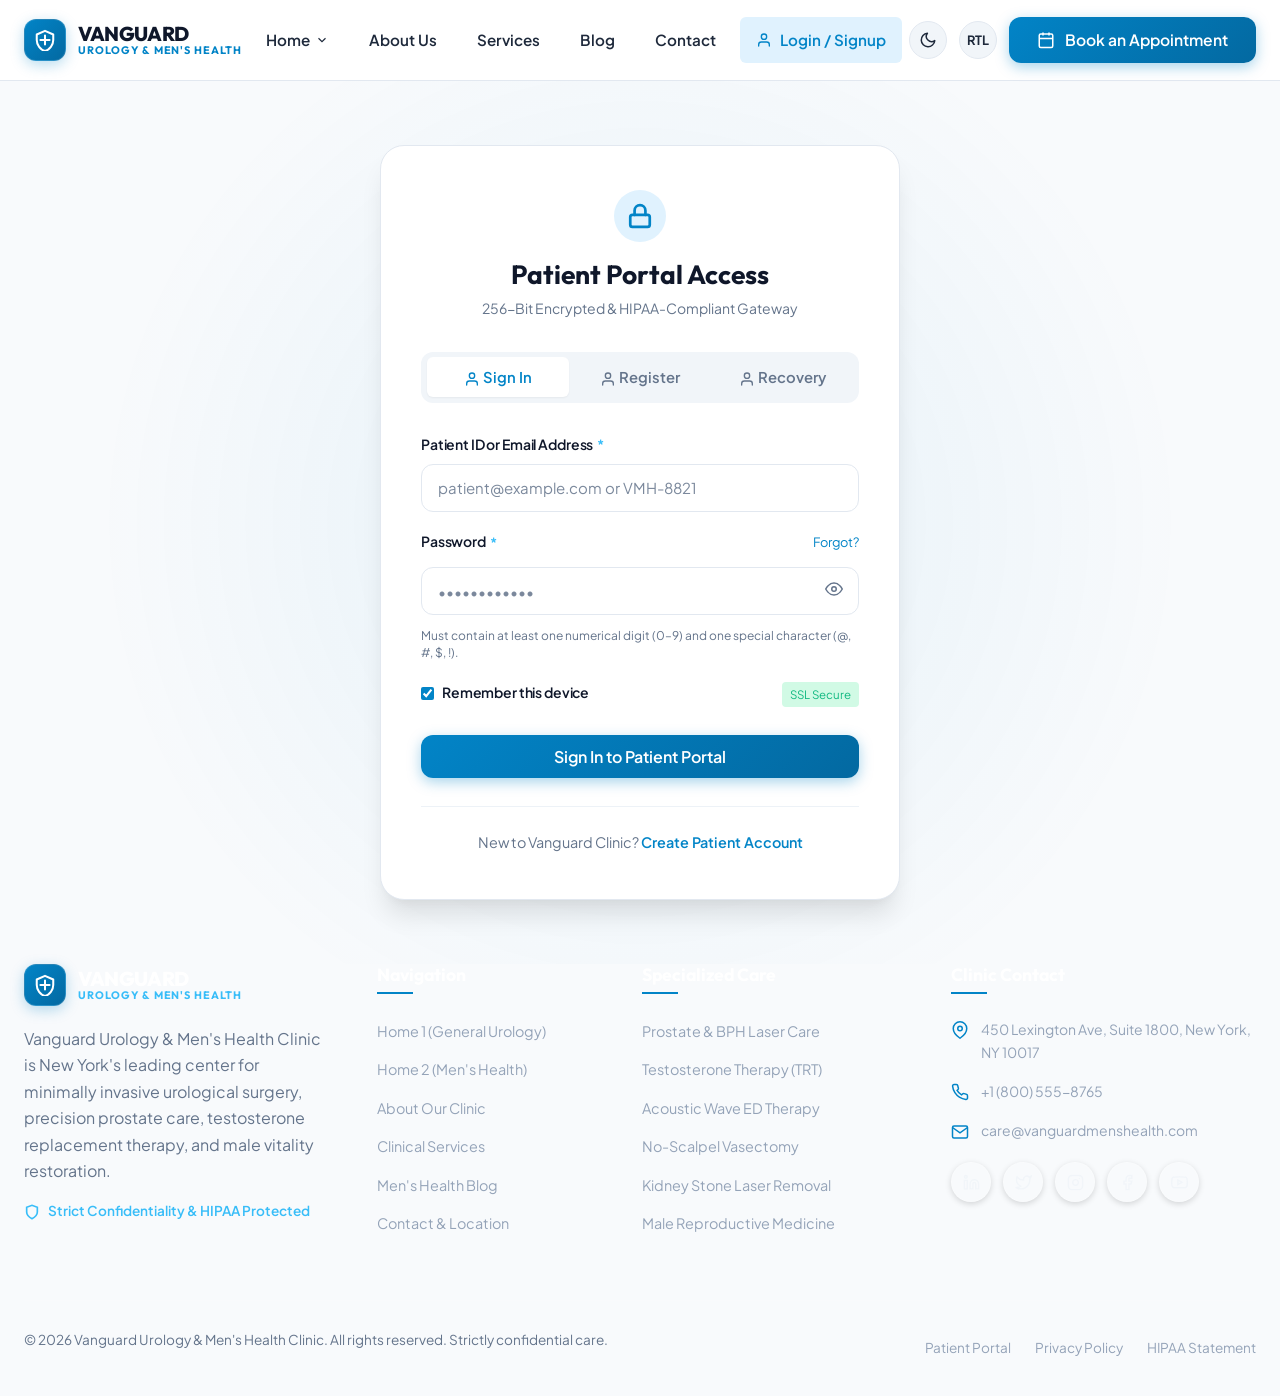
<file: login.html>
<!DOCTYPE html>
<html lang="en" data-theme="light" dir="ltr">
<head>
  <meta charset="UTF-8">
  <meta name="viewport" content="width=device-width, initial-scale=1.0">
  <meta name="description" content="Secure and confidential patient portal for Vanguard Urology & Men's Health Clinic. Access lab results, medical records, appointment scheduling, and direct messaging.">
  <meta name="keywords" content="patient portal, urology login, medical records login, vanguard clinic portal">
  <title>Patient Portal Login & Registration | Vanguard Urology</title>
  
  <!-- Favicon -->
  <link rel="icon" type="image/svg+xml" href="assets/icons/favicon.svg">
  
  <!-- Master Stylesheet -->
  <link rel="stylesheet" href="assets/css/style.css">
</head>
<body>

  <!-- Header & Navigation (Starts directly at top) -->
  <header class="header-wrapper">
    <div class="container nav-container">
      <!-- Logo -->
      <a href="index.html" class="brand-logo" id="header-brand-logo">
        <div class="brand-logo-icon">
          <svg width="22" height="22" viewBox="0 0 24 24" fill="none" stroke="currentColor" stroke-width="2.2" stroke-linecap="round" stroke-linejoin="round">
            <path d="M12 2L3 6v6c0 5.55 3.84 10.74 9 12 5.16-1.26 9-6.45 9-12V6l-9-4z"></path>
            <path d="M12 7v10M7 12h10"></path>
          </svg>
        </div>
        <div class="brand-logo-text">
          <span class="brand-title">VANGUARD</span>
          <span class="brand-subtitle">Urology & Men's Health</span>
        </div>
      </a>

      <!-- Main Navigation Menu (Strictly: Home with Home 1/2 dropdown, About Us, Services, Blog, Contact) -->
      <nav class="nav-menu" aria-label="Main Navigation">
        <div class="nav-item has-dropdown">
          <a href="index.html" class="nav-link">
            <span>Home</span>
            <svg class="dropdown-arrow" width="14" height="14" viewBox="0 0 24 24" fill="none" stroke="currentColor" stroke-width="2"><polyline points="6 9 12 15 18 9"></polyline></svg>
          </a>
          <div class="dropdown-menu">
            <a href="index.html" class="dropdown-link">Home 1</a>
            <a href="home-2.html" class="dropdown-link">Home 2</a>
          </div>
        </div>
        <div class="nav-item">
          <a href="about.html" class="nav-link">About Us</a>
        </div>
        <div class="nav-item">
          <a href="services.html" class="nav-link">Services</a>
        </div>
        <div class="nav-item">
          <a href="blog.html" class="nav-link">Blog</a>
        </div>
        <div class="nav-item">
          <a href="contact.html" class="nav-link">Contact</a>
        </div>
        <div class="nav-item">
          <a href="login.html" class="nav-link nav-auth-link active" aria-label="Patient Portal Login and Signup">
            <svg class="nav-auth-icon" width="16" height="16" viewBox="0 0 24 24" fill="none" stroke="currentColor" stroke-width="2" stroke-linecap="round" stroke-linejoin="round" aria-hidden="true"><path d="M20 21v-2a4 4 0 0 0-4-4H8a4 4 0 0 0-4 4v2"></path><circle cx="12" cy="7" r="4"></circle></svg>
            <span>Login / Signup</span>
          </a>
        </div>
      </nav>

      <!-- Header Action Controls & Primary CTA -->
      <div class="header-actions">
        <!-- Theme Switcher -->
        <button type="button" class="theme-toggle-btn" aria-label="Toggle Dark/Light Mode" title="Toggle Theme">
          <svg width="18" height="18" viewBox="0 0 24 24" fill="none" stroke="currentColor" stroke-width="2"><path d="M21 12.79A9 9 0 1 1 11.21 3 7 7 0 0 0 21 12.79z"></path></svg>
        </button>

        <!-- RTL Switcher -->
        <button type="button" class="rtl-toggle-btn" aria-label="Toggle RTL Mode" title="Toggle RTL">RTL</button>

        <!-- Primary CTA Button -->
        <button type="button" class="btn btn-primary header-cta-btn btn-book-appointment">
          <svg width="18" height="18" viewBox="0 0 24 24" fill="none" stroke="currentColor" stroke-width="2"><rect x="3" y="4" width="18" height="18" rx="2" ry="2"></rect><line x1="16" y1="2" x2="16" y2="6"></line><line x1="8" y1="2" x2="8" y2="6"></line><line x1="3" y1="10" x2="21" y2="10"></line></svg>
          <span>Book an Appointment</span>
        </button>

        <!-- Mobile Menu Toggle -->
        <button type="button" class="mobile-toggle" aria-label="Toggle Mobile Menu">
          <span></span>
          <span></span>
          <span></span>
        </button>
      </div>
    </div>
  </header>

  <!-- Mobile Navigation Drawer -->
  <div class="mobile-drawer" id="mobile-drawer">
    <div class="mobile-drawer-content">
      <div class="mobile-drawer-header">
        <a href="index.html" class="brand-logo">
          <div class="brand-logo-icon">
            <svg width="22" height="22" viewBox="0 0 24 24" fill="none" stroke="currentColor" stroke-width="2.2" stroke-linecap="round" stroke-linejoin="round">
            <path d="M12 2L3 6v6c0 5.55 3.84 10.74 9 12 5.16-1.26 9-6.45 9-12V6l-9-4z"></path>
            <path d="M12 7v10M7 12h10"></path>
          </svg>
          </div>
          <div class="brand-logo-text">
            <span class="brand-title" style="font-size:1.1rem;">VANGUARD</span>
            <span class="brand-subtitle" style="font-size:0.6rem;">Urology Care</span>
          </div>
        </a>
        <button type="button" class="drawer-close-btn" aria-label="Close Menu">&times;</button>
      </div>

      <div class="mobile-nav-list">
        <div class="mobile-nav-item">
          <a href="#" class="mobile-nav-link mobile-dropdown-trigger">
            <span>Home</span>
            <svg class="dropdown-arrow" width="16" height="16" viewBox="0 0 24 24" fill="none" stroke="currentColor" stroke-width="2"><polyline points="6 9 12 15 18 9"></polyline></svg>
          </a>
          <div class="mobile-dropdown">
            <a href="index.html" class="mobile-dropdown-link">Home 1</a>
            <a href="home-2.html" class="mobile-dropdown-link">Home 2</a>
          </div>
        </div>
        <div class="mobile-nav-item">
          <a href="about.html" class="mobile-nav-link">About Us</a>
        </div>
        <div class="mobile-nav-item">
          <a href="services.html" class="mobile-nav-link">Services</a>
        </div>
        <div class="mobile-nav-item">
          <a href="blog.html" class="mobile-nav-link">Blog</a>
        </div>
        <div class="mobile-nav-item">
          <a href="contact.html" class="mobile-nav-link">Contact</a>
        </div>
        <div class="mobile-nav-item">
          <a href="login.html" class="mobile-nav-link nav-auth-link">
            <svg class="nav-auth-icon" width="16" height="16" viewBox="0 0 24 24" fill="none" stroke="currentColor" stroke-width="2" stroke-linecap="round" stroke-linejoin="round" aria-hidden="true"><path d="M20 21v-2a4 4 0 0 0-4-4H8a4 4 0 0 0-4 4v2"></path><circle cx="12" cy="7" r="4"></circle></svg>
            <span>Login / Signup</span>
          </a>
        </div>
      </div>

      <div class="mobile-drawer-footer">
        <button type="button" class="btn btn-primary btn-book-appointment" style="width: 100%; margin-bottom: 1rem;">
          Book an Appointment
        </button>
        <p style="font-size: 0.8rem; color: var(--text-muted); text-align: center;">
          📞 Confidential: +1 (800) 555-8765
        </p>
      </div>
    </div>
  </div>

  <main id="main-content">
    <section class="auth-section">
      <div class="auth-card">
        
        <!-- Header -->
        <div class="auth-header">
          <div style="width: 52px; height: 52px; border-radius: var(--radius-full); background: var(--accent-soft); color: var(--accent); display: inline-flex; align-items: center; justify-content: center; margin-bottom: 1rem;">
            <svg width="26" height="26" viewBox="0 0 24 24" fill="none" stroke="currentColor" stroke-width="2.5" stroke-linecap="round" stroke-linejoin="round">
              <rect x="3" y="11" width="18" height="11" rx="2" ry="2"></rect>
              <path d="M7 11V7a5 5 0 0 1 10 0v4"></path>
            </svg>
          </div>
          <h1 style="font-size: 1.65rem; margin-bottom: 0.35rem;">Patient Portal Access</h1>
          <p style="font-size: 0.875rem; color: var(--text-muted);">256-Bit Encrypted & HIPAA-Compliant Gateway</p>
        </div>

        <!-- Interactive Tab Switcher -->
        <div class="auth-tabs" role="tablist">
          <button type="button" class="auth-tab-btn active" data-target="panel-login" role="tab" aria-selected="true">
            <svg class="tab-auth-icon" width="15" height="15" viewBox="0 0 24 24" fill="none" stroke="currentColor" stroke-width="2" stroke-linecap="round" stroke-linejoin="round" aria-hidden="true"><path d="M20 21v-2a4 4 0 0 0-4-4H8a4 4 0 0 0-4 4v2"></path><circle cx="12" cy="7" r="4"></circle></svg>
            <span>Sign In</span>
          </button>
          <button type="button" class="auth-tab-btn" data-target="panel-register" role="tab" aria-selected="false">
            <svg class="tab-auth-icon" width="15" height="15" viewBox="0 0 24 24" fill="none" stroke="currentColor" stroke-width="2" stroke-linecap="round" stroke-linejoin="round" aria-hidden="true"><path d="M20 21v-2a4 4 0 0 0-4-4H8a4 4 0 0 0-4 4v2"></path><circle cx="12" cy="7" r="4"></circle></svg>
            <span>Register</span>
          </button>
          <button type="button" class="auth-tab-btn" data-target="panel-forgot" role="tab" aria-selected="false">
            <svg class="tab-auth-icon" width="15" height="15" viewBox="0 0 24 24" fill="none" stroke="currentColor" stroke-width="2" stroke-linecap="round" stroke-linejoin="round" aria-hidden="true"><path d="M20 21v-2a4 4 0 0 0-4-4H8a4 4 0 0 0-4 4v2"></path><circle cx="12" cy="7" r="4"></circle></svg>
            <span>Recovery</span>
          </button>
        </div>

        <!-- TAB 1: LOGIN FORM -->
        <div class="auth-form-panel" id="panel-login">
          <form class="auth-form" id="form-login">
            <div class="form-group">
              <label class="form-label" for="login-email">Patient ID or Email Address <span class="required-star">*</span></label>
              <input type="text" class="form-control" id="login-email" placeholder="patient@example.com or VMH-8821" required>
            </div>

            <div class="form-group">
              <div style="display: flex; justify-content: space-between; align-items: center; margin-bottom: 0.4rem;">
                <label class="form-label" for="login-password" style="margin-bottom: 0;">Password <span class="required-star">*</span></label>
                <a href="#" onclick="document.querySelector('[data-target=\'panel-forgot\']').click(); return false;" style="font-size: 0.8rem; color: var(--accent);">Forgot?</a>
              </div>
              <div class="password-input-group">
                <input type="password" class="form-control" id="login-password" placeholder="••••••••••••" required>
                <button type="button" class="password-toggle-btn" aria-label="Toggle Password Visibility">
                  <svg width="18" height="18" viewBox="0 0 24 24" fill="none" stroke="currentColor" stroke-width="2"><path d="M1 12s4-8 11-8 11 8 11 8-4 8-11 8-11-8-11-8z"></path><circle cx="12" cy="12" r="3"></circle></svg>
                </button>
              </div>
              <small style="display: block; margin-top: 0.35rem; font-size: 0.75rem; color: var(--text-muted); line-height: 1.4;">
                Must contain at least one numerical digit (0–9) and one special character (@, #, $, !).
              </small>
            </div>

            <div style="display: flex; align-items: center; justify-content: space-between; font-size: 0.85rem;">
              <label style="display: flex; align-items: center; gap: 0.5rem; cursor: pointer; color: var(--text-muted);">
                <input type="checkbox" id="remember-me" checked style="accent-color: var(--accent);">
                <span>Remember this device</span>
              </label>
              <span class="badge" style="background: var(--emerald-soft); color: var(--emerald); font-size: 0.72rem; padding: 0.2rem 0.5rem; border-radius: 4px;">SSL Secure</span>
            </div>

            <button type="submit" class="btn btn-primary" style="width: 100%; padding-block: 0.85rem; font-size: 1rem; margin-top: 0.5rem;">
              Sign In to Patient Portal
            </button>
          </form>

          <div class="auth-footer">
            <p style="color: var(--text-muted);">
              New to Vanguard Clinic? 
              <a href="#" onclick="document.querySelector('[data-target=\'panel-register\']').click(); return false;" style="color: var(--accent); font-weight: 600;">Create Patient Account</a>
            </p>
          </div>
        </div>

        <!-- TAB 2: REGISTER FORM -->
        <div class="auth-form-panel" id="panel-register" style="display: none;">
          <form class="auth-form" id="form-register">
            <div class="form-group">
              <label class="form-label" for="reg-name">Full Legal Name <span class="required-star">*</span></label>
              <input type="text" class="form-control" id="reg-name" placeholder="Johnathan Doe" required>
            </div>

            <div style="display: grid; grid-template-columns: 1fr 1fr; gap: 1rem;">
              <div class="form-group">
                <label class="form-label" for="reg-dob">Date of Birth <span class="required-star">*</span></label>
                <input type="date" class="form-control" id="reg-dob" required>
              </div>
              <div class="form-group">
                <label class="form-label" for="reg-phone">Mobile Phone <span class="required-star">*</span></label>
                <input type="tel" class="form-control" id="reg-phone" placeholder="(555) 000-0000" required>
              </div>
            </div>

            <div class="form-group">
              <label class="form-label" for="reg-email">Email Address <span class="required-star">*</span></label>
              <input type="email" class="form-control" id="reg-email" placeholder="john.doe@example.com" required>
            </div>

            <div class="form-group">
              <label class="form-label" for="reg-password">Create Password (Min. 8 characters) <span class="required-star">*</span></label>
              <div class="password-input-group">
                <input type="password" class="form-control" id="reg-password" minlength="8" placeholder="••••••••••••" required autocomplete="new-password">
                <button type="button" class="password-toggle-btn" aria-label="Toggle Password Visibility">
                  <svg width="18" height="18" viewBox="0 0 24 24" fill="none" stroke="currentColor" stroke-width="2"><path d="M1 12s4-8 11-8 11 8 11 8-4 8-11 8-11-8-11-8z"></path><circle cx="12" cy="12" r="3"></circle></svg>
                </button>
              </div>
              <small style="display: block; margin-top: 0.35rem; font-size: 0.75rem; color: var(--text-muted); line-height: 1.4;">
                Must contain ≥8 characters with uppercase, lowercase, number, and special character (@, #, $, !).
              </small>
            </div>

            <div class="form-group">
              <label class="form-label" for="reg-confirm-password">Confirm Password <span class="required-star">*</span></label>
              <div class="password-input-group">
                <input type="password" class="form-control" id="reg-confirm-password" minlength="8" placeholder="••••••••••••" required autocomplete="new-password">
                <button type="button" class="password-toggle-btn" aria-label="Toggle Password Visibility">
                  <svg width="18" height="18" viewBox="0 0 24 24" fill="none" stroke="currentColor" stroke-width="2"><path d="M1 12s4-8 11-8 11 8 11 8-4 8-11 8-11-8-11-8z"></path><circle cx="12" cy="12" r="3"></circle></svg>
                </button>
              </div>
            </div>

            <div class="form-group">
              <label style="display: flex; align-items: flex-start; gap: 0.5rem; font-size: 0.8rem; color: var(--text-muted); cursor: pointer;">
                <input type="checkbox" required style="margin-top: 0.2rem; accent-color: var(--accent);">
                <span>I consent to encrypted HIPAA-protected electronic medical record communication and verify I am at least 18 years of age. <span class="required-star">*</span></span>
              </label>
            </div>

            <button type="submit" class="btn btn-primary" style="width: 100%; padding-block: 0.85rem; font-size: 1rem; margin-top: 0.5rem;">
              Complete Registration & Access Portal
            </button>
          </form>

          <div class="auth-footer">
            <p style="color: var(--text-muted);">
              Already have an account? 
              <a href="#" onclick="document.querySelector('[data-target=\'panel-login\']').click(); return false;" style="color: var(--accent); font-weight: 600;">Sign In</a>
            </p>
          </div>
        </div>

        <!-- TAB 3: FORGOT PASSWORD FORM -->
        <div class="auth-form-panel" id="panel-forgot" style="display: none;">
          <form class="auth-form" id="form-forgot">
            <p style="font-size: 0.875rem; color: var(--text-muted); line-height: 1.5; margin-bottom: 0.5rem;">
              Enter your registered patient email address or confidential mobile phone. We will dispatch a secure 6-digit verification code and reset token.
            </p>

            <div class="form-group">
              <label class="form-label" for="forgot-email">Registered Email or Phone <span class="required-star">*</span></label>
              <input type="text" class="form-control" id="forgot-email" placeholder="patient@example.com or (555) 000-0000" required>
            </div>

            <button type="submit" class="btn btn-primary" style="width: 100%; padding-block: 0.85rem; font-size: 1rem; margin-top: 0.5rem;">
              Send Recovery Code
            </button>
          </form>

          <div class="auth-footer">
            <p style="color: var(--text-muted);">
              Remember your credentials? 
              <a href="#" onclick="document.querySelector('[data-target=\'panel-login\']').click(); return false;" style="color: var(--accent); font-weight: 600;">Back to Sign In</a>
            </p>
          </div>
        </div>

      </div>
    </section>
  </main>

  <!-- Common Master Footer -->
  <footer class="footer-wrapper">
    <div class="container">
      <div class="footer-top-grid">
        <!-- Col 1: Brand -->
        <div>
          <a href="index.html" class="brand-logo" style="margin-bottom: 1.25rem;">
            <div class="brand-logo-icon">
              <svg width="22" height="22" viewBox="0 0 24 24" fill="none" stroke="currentColor" stroke-width="2.2" stroke-linecap="round" stroke-linejoin="round">
            <path d="M12 2L3 6v6c0 5.55 3.84 10.74 9 12 5.16-1.26 9-6.45 9-12V6l-9-4z"></path>
            <path d="M12 7v10M7 12h10"></path>
          </svg>
            </div>
            <div class="brand-logo-text">
              <span class="brand-title" style="color:#FFF;">VANGUARD</span>
              <span class="brand-subtitle">Urology & Men's Health</span>
            </div>
          </a>
          <p class="footer-desc">
            Vanguard Urology & Men's Health Clinic is New York's leading center for minimally invasive urological surgery, precision prostate care, testosterone replacement therapy, and male vitality restoration.
          </p>
          <div style="display: flex; gap: 0.5rem; align-items: center; color: #38BDF8; font-size: 0.85rem; font-weight: 600;">
            <svg width="16" height="16" viewBox="0 0 24 24" fill="none" stroke="currentColor" stroke-width="2.5"><path d="M12 22s8-4 8-10V5l-8-3-8 3v7c0 6 8 10 8 10z"></path></svg>
            <span>Strict Confidentiality & HIPAA Protected</span>
          </div>
        </div>

        <!-- Col 2: Quick Links -->
        <div>
          <h4 class="footer-heading">Navigation</h4>
          <ul class="footer-links-list">
            <li class="footer-link-item"><a href="index.html">Home 1 (General Urology)</a></li>
            <li class="footer-link-item"><a href="home-2.html">Home 2 (Men's Health)</a></li>
            <li class="footer-link-item"><a href="about.html">About Our Clinic</a></li>
            <li class="footer-link-item"><a href="services.html">Clinical Services</a></li>
            <li class="footer-link-item"><a href="blog.html">Men's Health Blog</a></li>
            <li class="footer-link-item"><a href="contact.html">Contact & Location</a></li>
          </ul>
        </div>

        <!-- Col 3: Specialized Care -->
        <div>
          <h4 class="footer-heading">Specialized Care</h4>
          <ul class="footer-links-list">
            <li class="footer-link-item"><a href="service-details.html#prostate">Prostate & BPH Laser Care</a></li>
            <li class="footer-link-item"><a href="service-details.html#trt">Testosterone Therapy (TRT)</a></li>
            <li class="footer-link-item"><a href="service-details.html#ed">Acoustic Wave ED Therapy</a></li>
            <li class="footer-link-item"><a href="service-details.html#vasectomy">No-Scalpel Vasectomy</a></li>
            <li class="footer-link-item"><a href="service-details.html#kidney">Kidney Stone Laser Removal</a></li>
            <li class="footer-link-item"><a href="service-details.html#fertility">Male Reproductive Medicine</a></li>
          </ul>
        </div>

        <!-- Col 4: Clinic Info -->
        <div>
          <h4 class="footer-heading">Clinic Contact</h4>
          <div class="footer-contact-list">
            <div class="footer-contact-item">
              <svg width="18" height="18" viewBox="0 0 24 24" fill="none" stroke="currentColor" stroke-width="2"><path d="M21 10c0 7-9 13-9 13s-9-6-9-13a9 9 0 0 1 18 0z"></path><circle cx="12" cy="10" r="3"></circle></svg>
              <span>450 Lexington Ave, Suite 1800, New York, NY 10017</span>
            </div>
            <div class="footer-contact-item">
              <svg width="18" height="18" viewBox="0 0 24 24" fill="none" stroke="currentColor" stroke-width="2"><path d="M22 16.92v3a2 2 0 0 1-2.18 2 19.79 19.79 0 0 1-8.63-3.07 19.5 19.5 0 0 1-6-6 19.79 19.79 0 0 1-3.07-8.67A2 2 0 0 1 4.11 2h3a2 2 0 0 1 2 1.72 12.84 12.84 0 0 0 .7 2.81 2 2 0 0 1-.45 2.11L8.09 9.91a16 16 0 0 0 6 6l1.27-1.27a2 2 0 0 1 2.11-.45 12.84 12.84 0 0 0 2.81.7A2 2 0 0 1 22 16.92z"></path></svg>
              <span>+1 (800) 555-8765</span>
            </div>
            <div class="footer-contact-item">
              <svg width="18" height="18" viewBox="0 0 24 24" fill="none" stroke="currentColor" stroke-width="2"><path d="M4 4h16c1.1 0 2 .9 2 2v12c0 1.1-.9 2-2 2H4c-1.1 0-2-.9-2-2V6c0-1.1.9-2 2-2z"></path><polyline points="22,6 12,13 2,6"></polyline></svg>
              <span>care@vanguardmenshealth.com</span>
            </div>
          </div>

          <div class="footer-social-row">
            <a href="https://linkedin.com" target="_blank" rel="noopener noreferrer" class="footer-social-btn" aria-label="LinkedIn">
              <svg width="16" height="16" viewBox="0 0 24 24" fill="none" stroke="currentColor" stroke-width="2"><path d="M16 8a6 6 0 0 1 6 6v7h-4v-7a2 2 0 0 0-2-2 2 2 0 0 0-2 2v7h-4v-7a6 6 0 0 1 6-6z"></path><rect x="2" y="9" width="4" height="12"></rect><circle cx="4" cy="4" r="2"></circle></svg>
            </a>
            <a href="https://twitter.com" target="_blank" rel="noopener noreferrer" class="footer-social-btn" aria-label="Twitter">
              <svg width="16" height="16" viewBox="0 0 24 24" fill="none" stroke="currentColor" stroke-width="2"><path d="M23 3a10.9 10.9 0 0 1-3.14 1.53 4.48 4.48 0 0 0-7.86 3v1A10.66 10.66 0 0 1 3 4s-4 9 5 13a11.64 11.64 0 0 1-7 2c9 5 20 0 20-11.5a4.5 4.5 0 0 0-.08-.83A7.72 7.72 0 0 0 23 3z"></path></svg>
            </a>
                        <a href="https://instagram.com" target="_blank" rel="noopener noreferrer" class="footer-social-btn" aria-label="Instagram">
              <svg width="16" height="16" viewBox="0 0 24 24" fill="none" stroke="currentColor" stroke-width="2" stroke-linecap="round" stroke-linejoin="round"><rect x="2" y="2" width="20" height="20" rx="5" ry="5"></rect><path d="M16 11.37A4 4 0 1 1 12.63 8 4 4 0 0 1 16 11.37z"></path><line x1="17.5" y1="6.5" x2="17.51" y2="6.5"></line></svg>
            </a>
            <a href="https://facebook.com" target="_blank" rel="noopener noreferrer" class="footer-social-btn" aria-label="Facebook">
              <svg width="16" height="16" viewBox="0 0 24 24" fill="none" stroke="currentColor" stroke-width="2"><path d="M18 2h-3a5 5 0 0 0-5 5v3H7v4h3v8h4v-8h3l1-4h-4V7a1 1 0 0 1 1-1h3z"></path></svg>
            </a>
            <a href="https://youtube.com" target="_blank" rel="noopener noreferrer" class="footer-social-btn" aria-label="YouTube">
              <svg width="16" height="16" viewBox="0 0 24 24" fill="none" stroke="currentColor" stroke-width="2"><path d="M22.54 6.42a2.78 2.78 0 0 0-1.94-2C18.88 4 12 4 12 4s-6.88 0-8.6.46a2.78 2.78 0 0 0-1.94 2A29 29 0 0 0 1 11.75a29 29 0 0 0 .46 5.33A2.78 2.78 0 0 0 3.4 19c1.72.46 8.6.46 8.6.46s6.88 0 8.6-.46a2.78 2.78 0 0 0 1.94-2 29 29 0 0 0 .46-5.25 29 29 0 0 0-.46-5.33z"></path><polygon points="9.75 15.02 15.5 11.75 9.75 8.48 9.75 15.02"></polygon></svg>
            </a>
          </div>
        </div>
      </div>

      <div class="footer-bottom">
        <div class="footer-bottom-flex">
          <p>© 2026 Vanguard Urology & Men's Health Clinic. All rights reserved. Strictly confidential care.</p>
          <div class="footer-legal-links">
            <a href="login.html">Patient Portal</a>
            <a href="#privacy-modal" data-open-modal="privacy">Privacy Policy</a>
            <a href="#hipaa-modal" data-open-modal="hipaa">HIPAA Statement</a>
          </div>
        </div>
      </div>
    </div>
  </footer>

  <!-- Global Appointment Wizard Modal -->
  <div class="modal-backdrop" id="appointment-modal" role="dialog" aria-modal="true" aria-labelledby="modal-title">
    <div class="modal-card">
      <div class="modal-header">
        <div>
          <h3 id="modal-title">Book a Confidential Consultation</h3>
          <p>Private & direct scheduling with our board-certified specialists.</p>
        </div>
        <button type="button" class="modal-close-btn" aria-label="Close modal">&times;</button>
      </div>
      <div class="modal-body">
        <form id="appointment-form">
          <div class="form-grid">
            <div class="form-group">
              <label class="form-label" for="modal-service">Clinical Department / Service <span class="required-star">*</span></label>
              <select class="form-control" id="modal-service" required>
                <option value="">Select Treatment</option>
                <option value="Prostate & BPH Laser Care">Prostate & BPH Laser Care</option>
                <option value="Testosterone Therapy (TRT)">Testosterone Therapy (TRT)</option>
                <option value="Acoustic Wave ED Therapy">Acoustic Wave ED Therapy</option>
                <option value="Kidney Stone Laser Removal">Kidney Stone Laser Removal</option>
                <option value="No-Scalpel Vasectomy">No-Scalpel Vasectomy</option>
                <option value="Male Reproductive Medicine">Male Reproductive Medicine</option>
                <option value="Executive Male Health Screening">Executive Male Health Screening</option>
                <option value="Men's Vitality Check">Men's Vitality Check</option>
              </select>
            </div>

            <div class="form-group">
              <label class="form-label" for="modal-doctor">Preferred Specialist <span class="required-star">*</span></label>
              <select class="form-control" id="modal-doctor" required>
                <option value="">Select Specialist</option>
                <option value="First Available Specialist">First Available Specialist</option>
                <option value="Dr. Anthony Rossi, MD">Dr. Anthony Rossi, MD (Chief Robotic Urologist)</option>
                <option value="Dr. David Chen, MD, PhD">Dr. David Chen, MD, PhD (Director of Andrology & TRT)</option>
                <option value="Dr. Sarah Jenkins, MD">Dr. Sarah Jenkins, MD (Urological Surgeon)</option>
                <option value="Dr. Marcus Sterling, MD">Dr. Marcus Sterling, MD (Microsurgeon & Andrology)</option>
              </select>
            </div>

            <div class="form-group">
              <label class="form-label" for="modal-date">Preferred Date <span class="required-star">*</span></label>
              <input type="date" class="form-control" id="modal-date" required>
            </div>

            <div class="form-group">
              <label class="form-label" for="modal-time">Preferred Time Slot <span class="required-star">*</span></label>
              <select class="form-control" id="modal-time" required>
                <option value="">Select Time Slot</option>
                <option value="Morning (8:00 AM - 12:00 PM)">Morning (8:00 AM - 12:00 PM)</option>
                <option value="Afternoon (12:00 PM - 4:00 PM)">Afternoon (12:00 PM - 4:00 PM)</option>
                <option value="Late Afternoon (4:00 PM - 7:00 PM)">Late Afternoon (4:00 PM - 7:00 PM)</option>
              </select>
            </div>

            <div class="form-group">
              <label class="form-label" for="modal-name">Full Name <span class="required-star">*</span></label>
              <input type="text" class="form-control" id="modal-name" placeholder="John Doe" required>
            </div>

            <div class="form-group">
              <label class="form-label" for="modal-phone">Confidential Phone Number <span class="required-star">*</span></label>
              <input type="tel" class="form-control" id="modal-phone" placeholder="(555) 000-0000" required>
            </div>

            <div class="form-group full-width">
              <label class="form-label" for="modal-email">Email Address <span class="required-star">*</span></label>
              <input type="email" class="form-control" id="modal-email" placeholder="patient@example.com" required>
            </div>

            <div class="form-group full-width">
              <label class="form-label" for="modal-notes">Additional Message / Reason for Consultation</label>
              <textarea class="form-control" id="modal-notes" placeholder="Briefly describe your symptoms, primary concerns, or questions..." rows="2"></textarea>
            </div>

            <div class="form-group full-width" style="margin-top: 0.5rem;">
              <button type="submit" id="btn-submit-appointment" class="btn btn-primary" style="width: 100%; padding-block: 0.9rem; font-size: 1rem; display: flex; align-items: center; justify-content: center; gap: 0.5rem;">
                <svg width="18" height="18" viewBox="0 0 24 24" fill="none" stroke="currentColor" stroke-width="2"><rect x="3" y="4" width="18" height="18" rx="2" ry="2"></rect><line x1="16" y1="2" x2="16" y2="6"></line><line x1="8" y1="2" x2="8" y2="6"></line><line x1="3" y1="10" x2="21" y2="10"></line></svg>
                <span>Confirm & Request Consultation</span>
              </button>
            </div>
          </div>
        </form>
      </div>
    </div>
  </div>

  <!-- Back to Top Button -->
  <button type="button" class="back-to-top" aria-label="Back to Top">
    <svg width="20" height="20" viewBox="0 0 24 24" fill="none" stroke="currentColor" stroke-width="2.5"><polyline points="18 15 12 9 6 15"></polyline></svg>
  </button>

  <!-- Master JavaScript -->
  <script src="assets/js/main.js"></script>
</body>
</html>
</file>
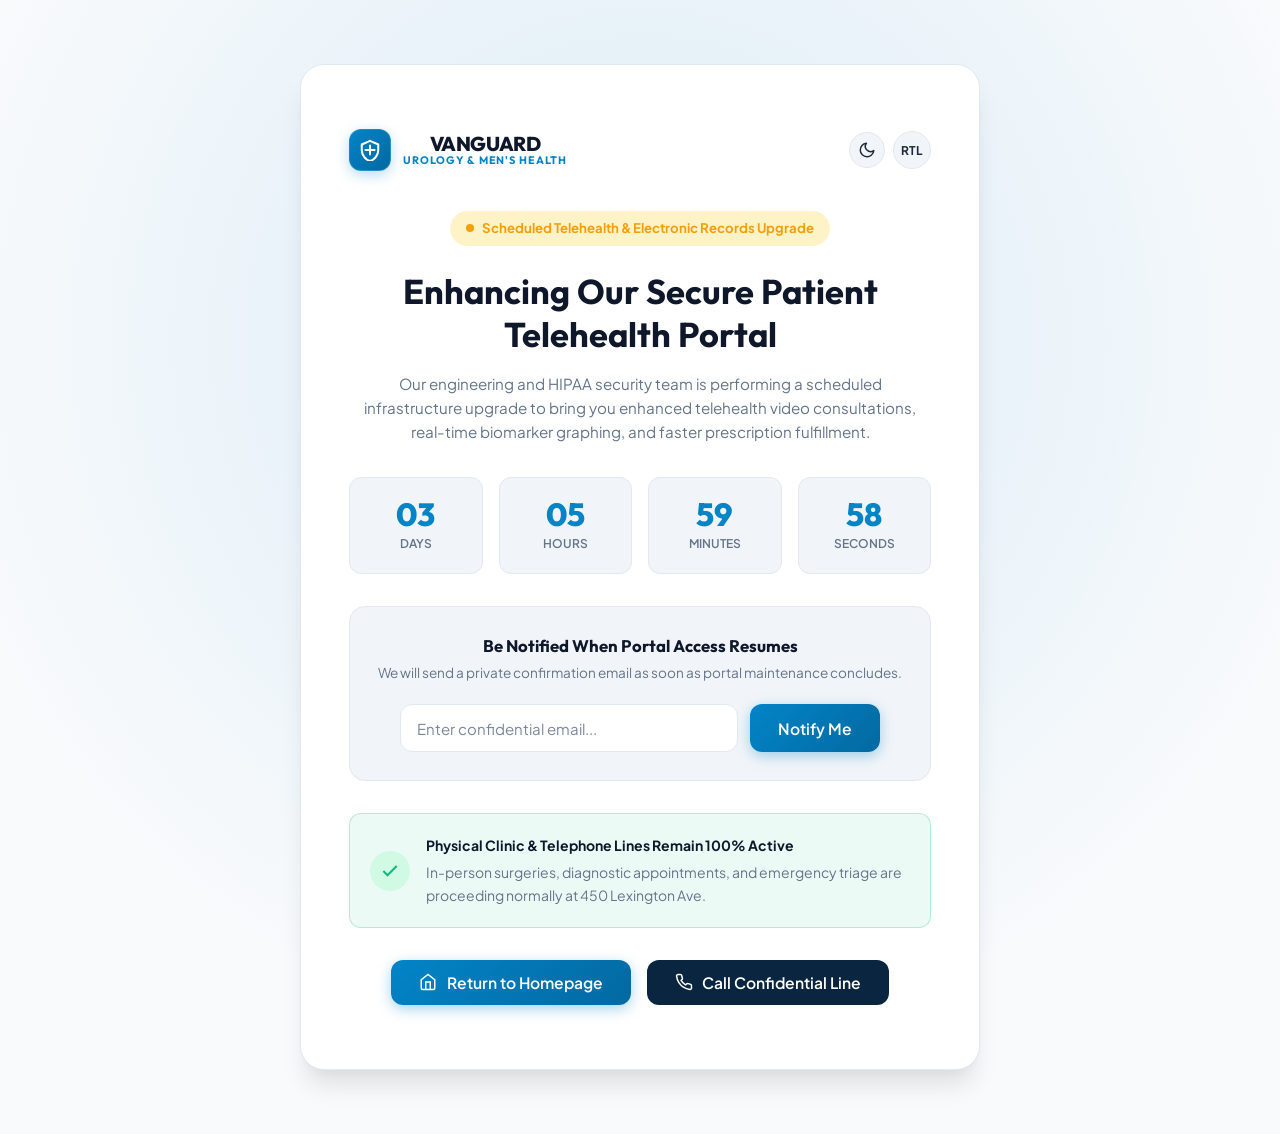
<file: maintenance.html>
<!DOCTYPE html>
<html lang="en" data-theme="light" dir="ltr">
<head>
  <meta charset="UTF-8">
  <meta name="viewport" content="width=device-width, initial-scale=1.0">
  <meta name="description" content="Scheduled electronic health system maintenance at Vanguard Urology & Men's Health Clinic. Physical clinic and telephone triage remain fully operational.">
  <title>Scheduled System Maintenance | Vanguard Urology</title>
  
  <!-- Favicon -->
  <link rel="icon" type="image/svg+xml" href="assets/icons/favicon.svg">
  
  <!-- Master Stylesheet -->
  <link rel="stylesheet" href="assets/css/style.css">
</head>
<body style="background: radial-gradient(circle at 50% 30%, rgba(2, 132, 199, 0.12) 0%, transparent 70%), var(--bg-body);">

  <div class="maintenance-layout">
    <div class="maintenance-card">
      
      <!-- Top Clinic Logo & Controls -->
      <div style="display: flex; justify-content: space-between; align-items: center; margin-bottom: 2.5rem; flex-wrap: wrap; gap: 1rem;">
        <a href="index.html" class="brand-logo">
          <div class="brand-logo-icon">
            <svg width="22" height="22" viewBox="0 0 24 24" fill="none" stroke="currentColor" stroke-width="2.2" stroke-linecap="round" stroke-linejoin="round">
            <path d="M12 2L3 6v6c0 5.55 3.84 10.74 9 12 5.16-1.26 9-6.45 9-12V6l-9-4z"></path>
            <path d="M12 7v10M7 12h10"></path>
          </svg>
          </div>
          <div class="brand-logo-text">
            <span class="brand-title">VANGUARD</span>
            <span class="brand-subtitle">Urology & Men's Health</span>
          </div>
        </a>

        <div style="display: flex; gap: 0.5rem; align-items: center;">
          <button type="button" class="theme-toggle-btn" aria-label="Toggle Dark/Light Mode" title="Toggle Theme" style="background: var(--bg-alt); border: 1px solid var(--border-color); border-radius: var(--radius-full); width: 36px; height: 36px; display: flex; align-items: center; justify-content: center; cursor: pointer; color: var(--text-main);">
            <svg width="16" height="16" viewBox="0 0 24 24" fill="none" stroke="currentColor" stroke-width="2"><path d="M21 12.79A9 9 0 1 1 11.21 3 7 7 0 0 0 21 12.79z"></path></svg>
          </button>
          <button type="button" class="rtl-toggle-btn" aria-label="Toggle RTL Mode" title="Toggle RTL" style="background: var(--bg-alt); border: 1px solid var(--border-color); border-radius: var(--radius-full); padding: 0.35rem 0.65rem; font-size: 0.75rem; font-weight: 700; cursor: pointer; color: var(--text-main);">RTL</button>
        </div>
      </div>

      <!-- Clinical Visual Indicator -->
      <div style="display: inline-flex; align-items: center; gap: 0.5rem; background: var(--amber-soft); color: var(--amber); padding: 0.4rem 1rem; border-radius: var(--radius-full); font-size: 0.825rem; font-weight: 700; margin-bottom: 1.5rem;">
        <span style="width: 8px; height: 8px; border-radius: 50%; background: var(--amber); display: inline-block; animation: pulse 2s infinite;"></span>
        Scheduled Telehealth & Electronic Records Upgrade
      </div>

      <h1 style="font-size: 2.15rem; margin-bottom: 1rem; line-height: 1.25;">
        Enhancing Our Secure <span class="text-highlight">Patient Telehealth Portal</span>
      </h1>

      <p style="color: var(--text-muted); max-width: 560px; margin-inline: auto; margin-bottom: 2rem; line-height: 1.6; font-size: 0.95rem;">
        Our engineering and HIPAA security team is performing a scheduled infrastructure upgrade to bring you enhanced telehealth video consultations, real-time biomarker graphing, and faster prescription fulfillment.
      </p>

      <!-- Live Countdown Timer -->
      <div class="countdown-grid">
        <div class="countdown-box">
          <div class="countdown-num" id="count-days">03</div>
          <div class="countdown-label">Days</div>
        </div>
        <div class="countdown-box">
          <div class="countdown-num" id="count-hours">06</div>
          <div class="countdown-label">Hours</div>
        </div>
        <div class="countdown-box">
          <div class="countdown-num" id="count-mins">42</div>
          <div class="countdown-label">Minutes</div>
        </div>
        <div class="countdown-box">
          <div class="countdown-num" id="count-secs">18</div>
          <div class="countdown-label">Seconds</div>
        </div>
      </div>

      <!-- Notification Signup Form -->
      <div style="background: var(--bg-alt); border-radius: var(--radius-lg); padding: 1.75rem; border: 1px solid var(--border-color); margin-bottom: 2rem;">
        <h4 style="font-size: 1.05rem; margin-bottom: 0.35rem;">Be Notified When Portal Access Resumes</h4>
        <p style="font-size: 0.85rem; color: var(--text-muted); margin-bottom: 1.25rem;">We will send a private confirmation email as soon as portal maintenance concludes.</p>
        
        <form id="maintenance-notify-form" style="display: flex; gap: 0.75rem; max-width: 480px; margin-inline: auto; flex-wrap: wrap;">
          <input type="email" class="form-control" placeholder="Enter confidential email..." required style="flex: 1; min-width: 220px;">
          <button type="submit" class="btn btn-primary">Notify Me</button>
        </form>
      </div>

      <!-- Physical Clinic & Phone Notice -->
      <div style="background: rgba(16, 185, 129, 0.08); border: 1px solid rgba(16, 185, 129, 0.25); border-radius: var(--radius-md); padding: 1.25rem; margin-bottom: 2rem; text-align: left; display: flex; align-items: center; gap: 1rem;">
        <div style="width: 40px; height: 40px; border-radius: 50%; background: var(--emerald-soft); color: var(--emerald); display: flex; align-items: center; justify-content: center; flex-shrink: 0;">
          <svg width="20" height="20" viewBox="0 0 24 24" fill="none" stroke="currentColor" stroke-width="2.5"><polyline points="20 6 9 17 4 12"></polyline></svg>
        </div>
        <div style="font-size: 0.875rem;">
          <strong style="color: var(--text-heading); display: block; margin-bottom: 0.2rem;">Physical Clinic & Telephone Lines Remain 100% Active</strong>
          <span style="color: var(--text-muted);">In-person surgeries, diagnostic appointments, and emergency triage are proceeding normally at 450 Lexington Ave.</span>
        </div>
      </div>

      <!-- Actions -->
      <div style="display: flex; justify-content: center; gap: 1rem; flex-wrap: wrap;">
        <a href="index.html" class="btn btn-primary">
          <svg width="18" height="18" viewBox="0 0 24 24" fill="none" stroke="currentColor" stroke-width="2"><path d="M3 9l9-7 9 7v11a2 2 0 0 1-2 2H5a2 2 0 0 1-2-2z"></path><polyline points="9 22 9 12 15 12 15 22"></polyline></svg>
          <span>Return to Homepage</span>
        </a>
        <a href="tel:+18005558765" class="btn btn-secondary">
          <svg width="18" height="18" viewBox="0 0 24 24" fill="none" stroke="currentColor" stroke-width="2"><path d="M22 16.92v3a2 2 0 0 1-2.18 2 19.79 19.79 0 0 1-8.63-3.07 19.5 19.5 0 0 1-6-6 19.79 19.79 0 0 1-3.07-8.67A2 2 0 0 1 4.11 2h3a2 2 0 0 1 2 1.72 12.84 12.84 0 0 0 .7 2.81 2 2 0 0 1-.45 2.11L8.09 9.91a16 16 0 0 0 6 6l1.27-1.27a2 2 0 0 1 2.11-.45 12.84 12.84 0 0 0 2.81.7A2 2 0 0 1 22 16.92z"></path></svg>
          <span>Call Confidential Line</span>
        </a>
      </div>

    </div>
  </div>

  <!-- Master JavaScript -->
  <script src="assets/js/main.js"></script>
</body>
</html>
</file>
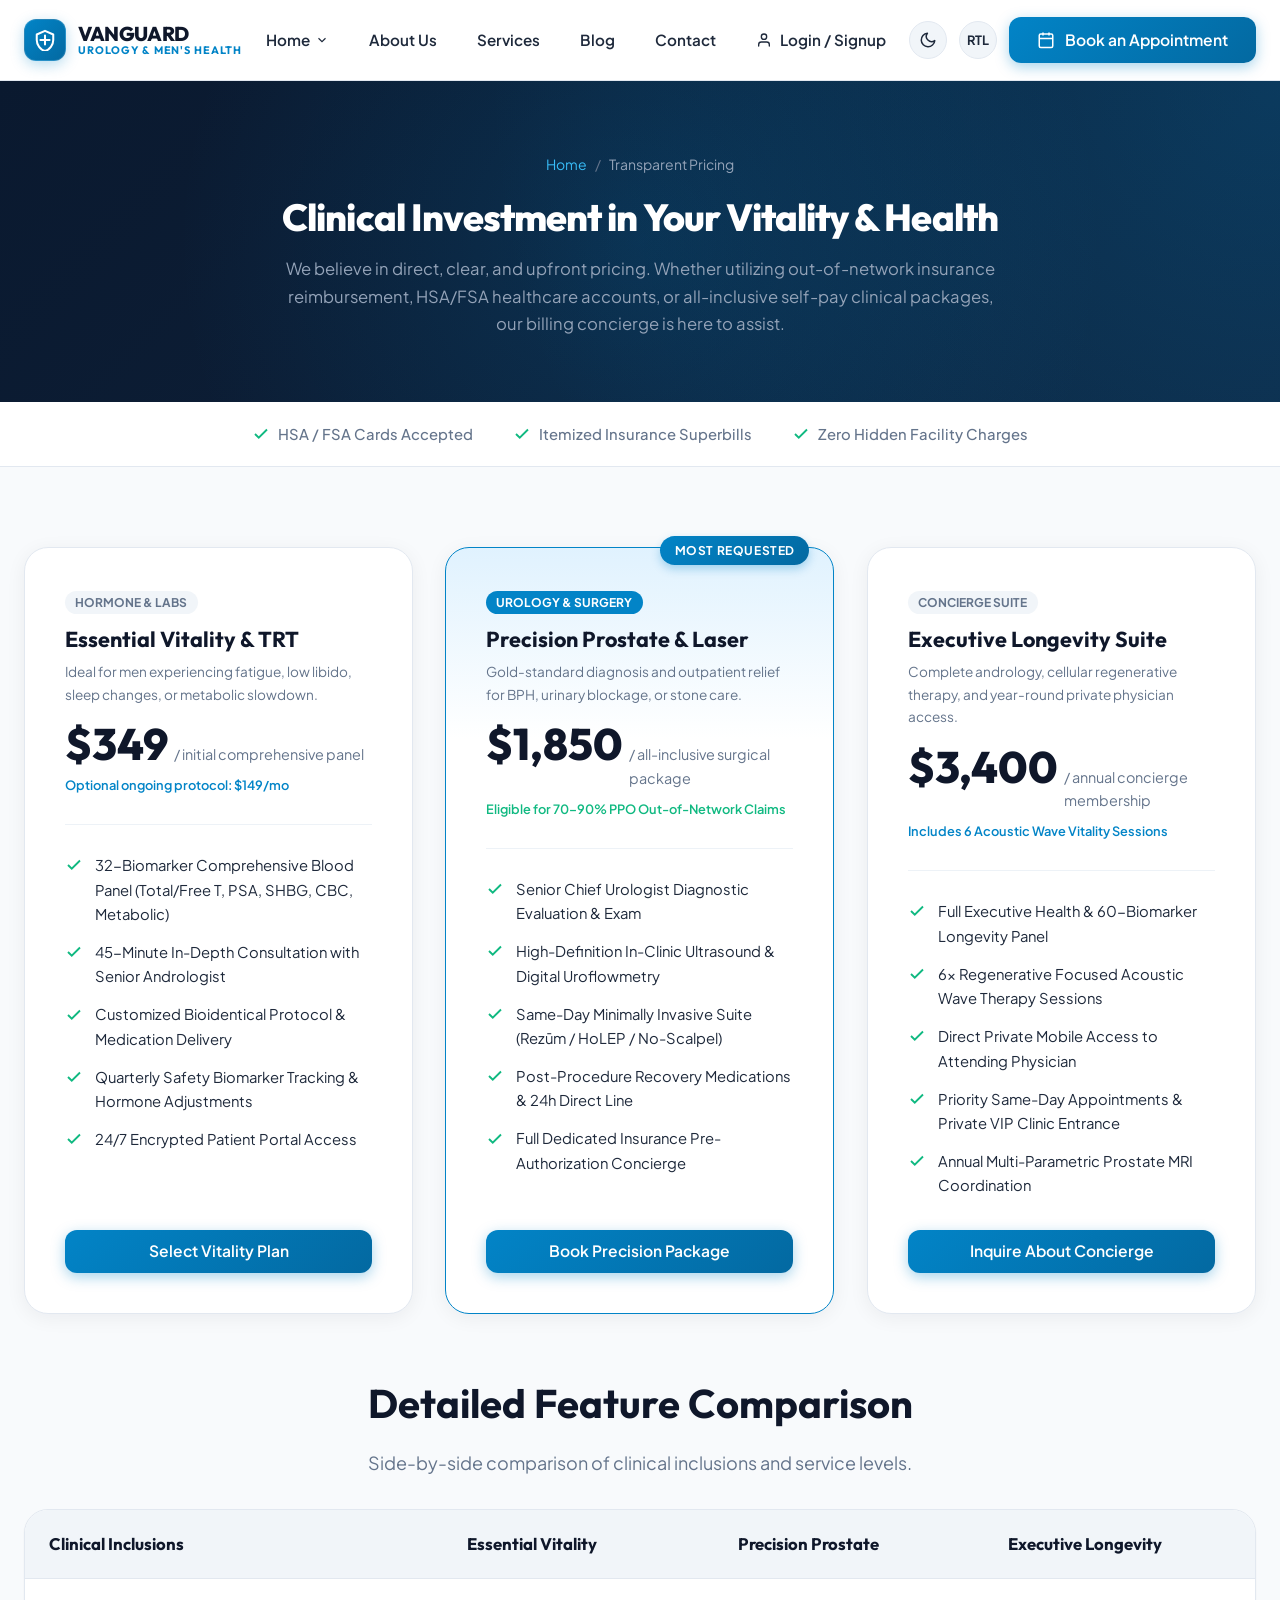
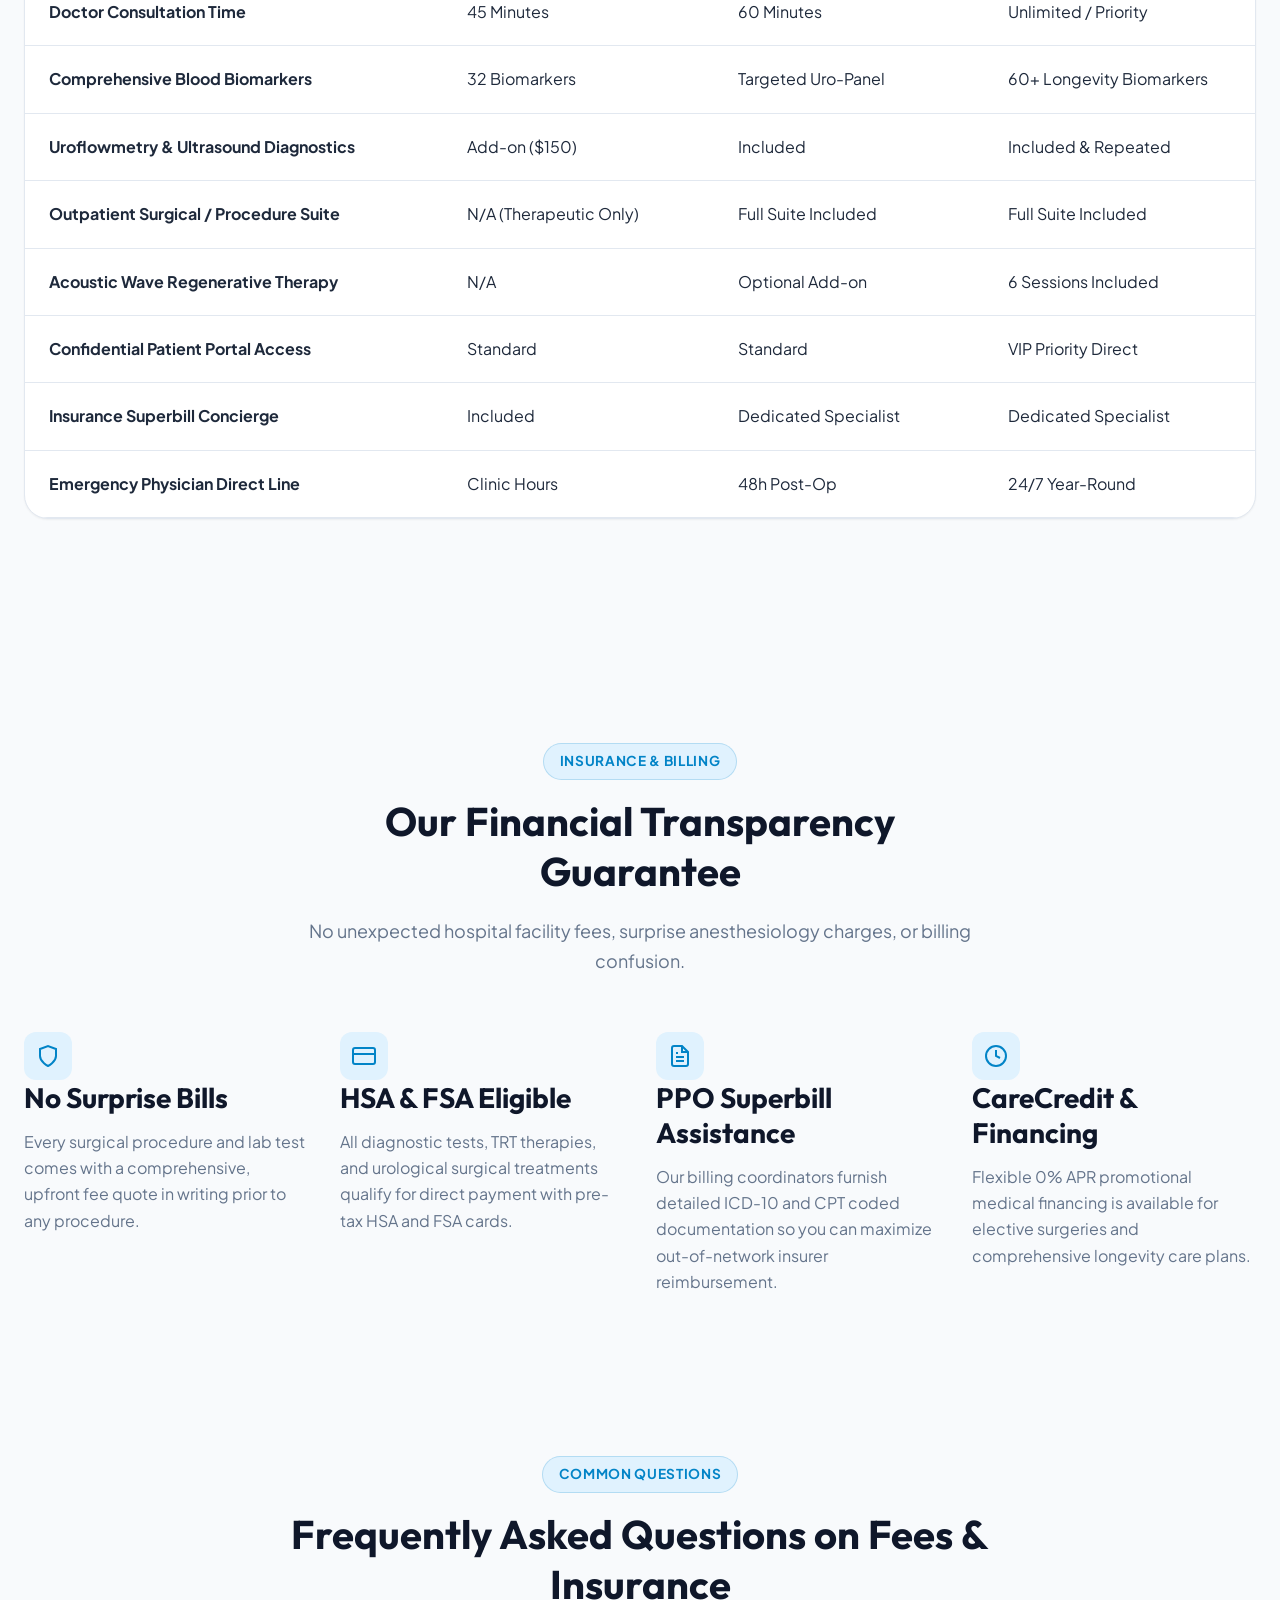
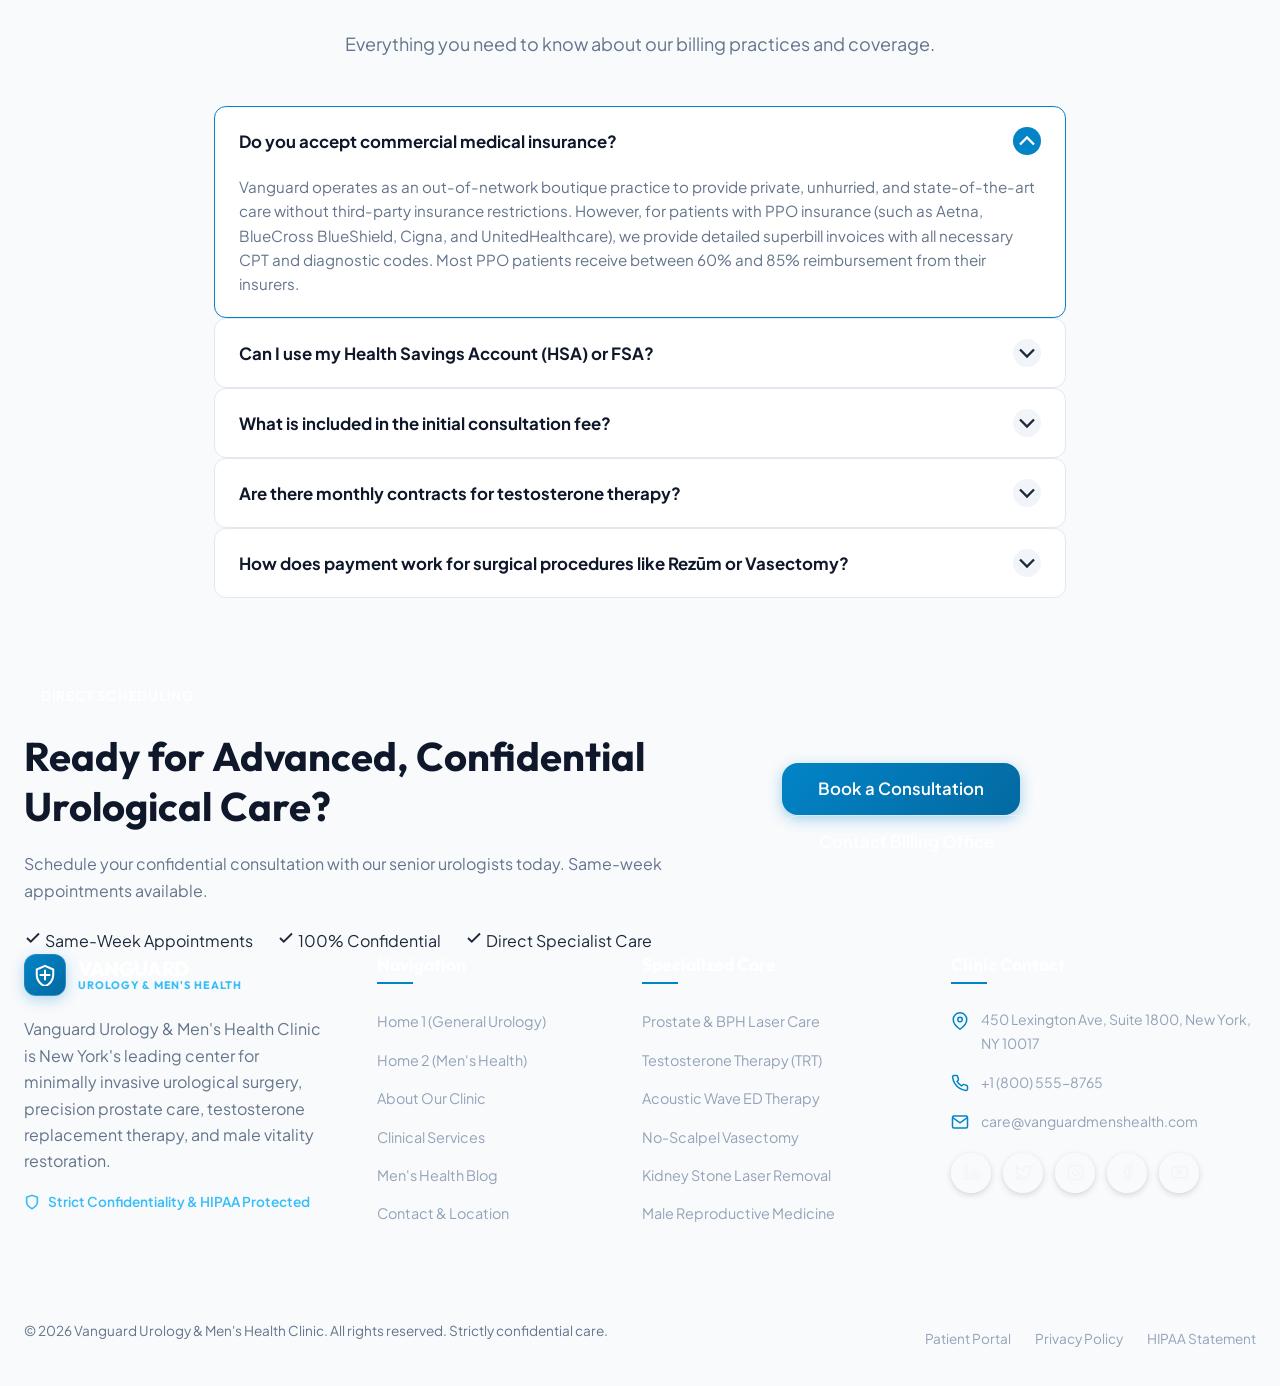
<file: pricing.html>
<!DOCTYPE html>
<html lang="en" data-theme="light" dir="ltr">
<head>
  <meta charset="UTF-8">
  <meta name="viewport" content="width=device-width, initial-scale=1.0">
  <meta name="description" content="Transparent pricing for urological treatments, TRT hormone therapy, prostate care, and executive male health memberships at Vanguard Urology.">
  <meta name="keywords" content="urology pricing, TRT therapy cost, vasectomy price, prostate surgery cost, men's health clinic rates">
  <title>Transparent Clinical Pricing & Memberships | Vanguard Urology</title>
  
  <!-- Favicon -->
  <link rel="icon" type="image/svg+xml" href="assets/icons/favicon.svg">
  
  <!-- Master Stylesheet -->
  <link rel="stylesheet" href="assets/css/style.css">
</head>
<body>

  <!-- Header & Navigation (Starts directly at top) -->
  <header class="header-wrapper">
    <div class="container nav-container">
      <!-- Logo -->
      <a href="index.html" class="brand-logo" id="header-brand-logo">
        <div class="brand-logo-icon">
          <svg width="22" height="22" viewBox="0 0 24 24" fill="none" stroke="currentColor" stroke-width="2.2" stroke-linecap="round" stroke-linejoin="round">
            <path d="M12 2L3 6v6c0 5.55 3.84 10.74 9 12 5.16-1.26 9-6.45 9-12V6l-9-4z"></path>
            <path d="M12 7v10M7 12h10"></path>
          </svg>
        </div>
        <div class="brand-logo-text">
          <span class="brand-title">VANGUARD</span>
          <span class="brand-subtitle">Urology & Men's Health</span>
        </div>
      </a>

      <!-- Main Navigation Menu (Strictly: Home with Home 1/2 dropdown, About Us, Services, Blog, Contact) -->
      <nav class="nav-menu" aria-label="Main Navigation">
        <div class="nav-item has-dropdown">
          <a href="index.html" class="nav-link">
            <span>Home</span>
            <svg class="dropdown-arrow" width="14" height="14" viewBox="0 0 24 24" fill="none" stroke="currentColor" stroke-width="2"><polyline points="6 9 12 15 18 9"></polyline></svg>
          </a>
          <div class="dropdown-menu">
            <a href="index.html" class="dropdown-link">Home 1</a>
            <a href="home-2.html" class="dropdown-link">Home 2</a>
          </div>
        </div>
        <div class="nav-item">
          <a href="about.html" class="nav-link">About Us</a>
        </div>
        <div class="nav-item">
          <a href="services.html" class="nav-link">Services</a>
        </div>
        <div class="nav-item">
          <a href="blog.html" class="nav-link">Blog</a>
        </div>
        <div class="nav-item">
          <a href="contact.html" class="nav-link">Contact</a>
        </div>
        <div class="nav-item">
          <a href="login.html" class="nav-link nav-auth-link" aria-label="Patient Portal Login and Signup">
            <svg class="nav-auth-icon" width="16" height="16" viewBox="0 0 24 24" fill="none" stroke="currentColor" stroke-width="2" stroke-linecap="round" stroke-linejoin="round" aria-hidden="true"><path d="M20 21v-2a4 4 0 0 0-4-4H8a4 4 0 0 0-4 4v2"></path><circle cx="12" cy="7" r="4"></circle></svg>
            <span>Login / Signup</span>
          </a>
        </div>
      </nav>

      <!-- Header Action Controls & Primary CTA -->
      <div class="header-actions">
        <!-- Theme Switcher -->
        <button type="button" class="theme-toggle-btn" aria-label="Toggle Dark/Light Mode" title="Toggle Theme">
          <svg width="18" height="18" viewBox="0 0 24 24" fill="none" stroke="currentColor" stroke-width="2"><path d="M21 12.79A9 9 0 1 1 11.21 3 7 7 0 0 0 21 12.79z"></path></svg>
        </button>

        <!-- RTL Switcher -->
        <button type="button" class="rtl-toggle-btn" aria-label="Toggle RTL Mode" title="Toggle RTL">RTL</button>

        <!-- Primary CTA Button -->
        <button type="button" class="btn btn-primary header-cta-btn btn-book-appointment">
          <svg width="18" height="18" viewBox="0 0 24 24" fill="none" stroke="currentColor" stroke-width="2"><rect x="3" y="4" width="18" height="18" rx="2" ry="2"></rect><line x1="16" y1="2" x2="16" y2="6"></line><line x1="8" y1="2" x2="8" y2="6"></line><line x1="3" y1="10" x2="21" y2="10"></line></svg>
          <span>Book an Appointment</span>
        </button>

        <!-- Mobile Menu Toggle -->
        <button type="button" class="mobile-toggle" aria-label="Toggle Mobile Menu">
          <span></span>
          <span></span>
          <span></span>
        </button>
      </div>
    </div>
  </header>

  <!-- Mobile Navigation Drawer -->
  <div class="mobile-drawer" id="mobile-drawer">
    <div class="mobile-drawer-content">
      <div class="mobile-drawer-header">
        <a href="index.html" class="brand-logo">
          <div class="brand-logo-icon">
            <svg width="22" height="22" viewBox="0 0 24 24" fill="none" stroke="currentColor" stroke-width="2.2" stroke-linecap="round" stroke-linejoin="round">
            <path d="M12 2L3 6v6c0 5.55 3.84 10.74 9 12 5.16-1.26 9-6.45 9-12V6l-9-4z"></path>
            <path d="M12 7v10M7 12h10"></path>
          </svg>
          </div>
          <div class="brand-logo-text">
            <span class="brand-title" style="font-size:1.1rem;">VANGUARD</span>
            <span class="brand-subtitle" style="font-size:0.6rem;">Urology Care</span>
          </div>
        </a>
        <button type="button" class="drawer-close-btn" aria-label="Close Menu">&times;</button>
      </div>

      <div class="mobile-nav-list">
        <div class="mobile-nav-item">
          <a href="#" class="mobile-nav-link mobile-dropdown-trigger">
            <span>Home</span>
            <svg class="dropdown-arrow" width="16" height="16" viewBox="0 0 24 24" fill="none" stroke="currentColor" stroke-width="2"><polyline points="6 9 12 15 18 9"></polyline></svg>
          </a>
          <div class="mobile-dropdown">
            <a href="index.html" class="mobile-dropdown-link">Home 1</a>
            <a href="home-2.html" class="mobile-dropdown-link">Home 2</a>
          </div>
        </div>
        <div class="mobile-nav-item">
          <a href="about.html" class="mobile-nav-link">About Us</a>
        </div>
        <div class="mobile-nav-item">
          <a href="services.html" class="mobile-nav-link">Services</a>
        </div>
        <div class="mobile-nav-item">
          <a href="blog.html" class="mobile-nav-link">Blog</a>
        </div>
        <div class="mobile-nav-item">
          <a href="contact.html" class="mobile-nav-link">Contact</a>
        </div>
        <div class="mobile-nav-item">
          <a href="login.html" class="mobile-nav-link nav-auth-link">
            <svg class="nav-auth-icon" width="16" height="16" viewBox="0 0 24 24" fill="none" stroke="currentColor" stroke-width="2" stroke-linecap="round" stroke-linejoin="round" aria-hidden="true"><path d="M20 21v-2a4 4 0 0 0-4-4H8a4 4 0 0 0-4 4v2"></path><circle cx="12" cy="7" r="4"></circle></svg>
            <span>Login / Signup</span>
          </a>
        </div>
      </div>

      <div class="mobile-drawer-footer">
        <button type="button" class="btn btn-primary btn-book-appointment" style="width: 100%; margin-bottom: 1rem;">
          Book an Appointment
        </button>
        <p style="font-size: 0.8rem; color: var(--text-muted); text-align: center;">
          📞 Confidential: +1 (800) 555-8765
        </p>
      </div>
    </div>
  </div>

  <main id="main-content">

    <!-- SECTION 1: Page Hero Banner with Breadcrumbs -->
    <section class="page-hero">
      <div class="container">
        <div class="breadcrumbs">
          <a href="index.html">Home</a>
          <span class="separator">/</span>
          <span>Transparent Pricing</span>
        </div>
        <h1>Clinical Investment in Your Vitality & Health</h1>
        <p>We believe in direct, clear, and upfront pricing. Whether utilizing out-of-network insurance reimbursement, HSA/FSA healthcare accounts, or all-inclusive self-pay clinical packages, our billing concierge is here to assist.</p>
      </div>
    </section>

    <!-- SECTION 2: Payment Highlights Bar -->
    <section class="highlight-bar" style="padding-block: 1.25rem;">
      <div class="container">
        <div style="display: flex; justify-content: center; gap: 2.5rem; flex-wrap: wrap; font-size: 0.925rem; color: var(--text-muted); font-weight: 500;">
          <span style="display: flex; align-items: center; gap: 0.5rem;">
            <svg width="18" height="18" viewBox="0 0 24 24" fill="none" stroke="var(--emerald)" stroke-width="2.5"><polyline points="20 6 9 17 4 12"></polyline></svg>
            HSA / FSA Cards Accepted
          </span>
          <span style="display: flex; align-items: center; gap: 0.5rem;">
            <svg width="18" height="18" viewBox="0 0 24 24" fill="none" stroke="var(--emerald)" stroke-width="2.5"><polyline points="20 6 9 17 4 12"></polyline></svg>
            Itemized Insurance Superbills
          </span>
          <span style="display: flex; align-items: center; gap: 0.5rem;">
            <svg width="18" height="18" viewBox="0 0 24 24" fill="none" stroke="var(--emerald)" stroke-width="2.5"><polyline points="20 6 9 17 4 12"></polyline></svg>
            Zero Hidden Facility Charges
          </span>
        </div>
      </div>
    </section>

    <!-- SECTION 1: Pricing Plans -->
    <section class="section">
      <div class="container">
        <div class="pricing-grid">
          
          <!-- Plan 1 -->
          <div class="pricing-card">
            <div class="pricing-header">
              <span class="badge" style="background: var(--bg-alt); color: var(--text-muted); padding: 0.25rem 0.65rem; border-radius: var(--radius-full); font-size: 0.75rem; font-weight: 700;">HORMONE & LABS</span>
              <h3 class="pricing-plan-name" style="margin-top: 0.75rem;">Essential Vitality & TRT</h3>
              <p style="font-size: 0.85rem; color: var(--text-muted);">Ideal for men experiencing fatigue, low libido, sleep changes, or metabolic slowdown.</p>
              <div class="pricing-price-wrap">
                <span class="pricing-price">$349</span>
                <span class="pricing-duration">/ initial comprehensive panel</span>
              </div>
              <p style="font-size: 0.8rem; color: var(--accent); font-weight: 600;">Optional ongoing protocol: $149/mo</p>
            </div>
            <ul class="pricing-features-list">
              <li>
                <svg width="18" height="18" viewBox="0 0 24 24" fill="none" stroke="currentColor" stroke-width="2.5"><polyline points="20 6 9 17 4 12"></polyline></svg>
                <span>32-Biomarker Comprehensive Blood Panel (Total/Free T, PSA, SHBG, CBC, Metabolic)</span>
              </li>
              <li>
                <svg width="18" height="18" viewBox="0 0 24 24" fill="none" stroke="currentColor" stroke-width="2.5"><polyline points="20 6 9 17 4 12"></polyline></svg>
                <span>45-Minute In-Depth Consultation with Senior Andrologist</span>
              </li>
              <li>
                <svg width="18" height="18" viewBox="0 0 24 24" fill="none" stroke="currentColor" stroke-width="2.5"><polyline points="20 6 9 17 4 12"></polyline></svg>
                <span>Customized Bioidentical Protocol & Medication Delivery</span>
              </li>
              <li>
                <svg width="18" height="18" viewBox="0 0 24 24" fill="none" stroke="currentColor" stroke-width="2.5"><polyline points="20 6 9 17 4 12"></polyline></svg>
                <span>Quarterly Safety Biomarker Tracking & Hormone Adjustments</span>
              </li>
              <li>
                <svg width="18" height="18" viewBox="0 0 24 24" fill="none" stroke="currentColor" stroke-width="2.5"><polyline points="20 6 9 17 4 12"></polyline></svg>
                <span>24/7 Encrypted Patient Portal Access</span>
              </li>
            </ul>
            <button type="button" class="btn btn-secondary btn-book-appointment" data-service="Testosterone Therapy (TRT)" style="width: 100%;">
              Select Vitality Plan
            </button>
          </div>

          <!-- Plan 2 (Popular) -->
          <div class="pricing-card popular">
            <div class="popular-badge">Most Requested</div>
            <div class="pricing-header">
              <span class="badge" style="background: var(--accent); color: #FFF; padding: 0.25rem 0.65rem; border-radius: var(--radius-full); font-size: 0.75rem; font-weight: 700;">UROLOGY & SURGERY</span>
              <h3 class="pricing-plan-name" style="margin-top: 0.75rem;">Precision Prostate & Laser</h3>
              <p style="font-size: 0.85rem; color: var(--text-muted);">Gold-standard diagnosis and outpatient relief for BPH, urinary blockage, or stone care.</p>
              <div class="pricing-price-wrap">
                <span class="pricing-price">$1,850</span>
                <span class="pricing-duration">/ all-inclusive surgical package</span>
              </div>
              <p style="font-size: 0.8rem; color: var(--emerald); font-weight: 600;">Eligible for 70–90% PPO Out-of-Network Claims</p>
            </div>
            <ul class="pricing-features-list">
              <li>
                <svg width="18" height="18" viewBox="0 0 24 24" fill="none" stroke="currentColor" stroke-width="2.5"><polyline points="20 6 9 17 4 12"></polyline></svg>
                <span>Senior Chief Urologist Diagnostic Evaluation & Exam</span>
              </li>
              <li>
                <svg width="18" height="18" viewBox="0 0 24 24" fill="none" stroke="currentColor" stroke-width="2.5"><polyline points="20 6 9 17 4 12"></polyline></svg>
                <span>High-Definition In-Clinic Ultrasound & Digital Uroflowmetry</span>
              </li>
              <li>
                <svg width="18" height="18" viewBox="0 0 24 24" fill="none" stroke="currentColor" stroke-width="2.5"><polyline points="20 6 9 17 4 12"></polyline></svg>
                <span>Same-Day Minimally Invasive Suite (Rezūm / HoLEP / No-Scalpel)</span>
              </li>
              <li>
                <svg width="18" height="18" viewBox="0 0 24 24" fill="none" stroke="currentColor" stroke-width="2.5"><polyline points="20 6 9 17 4 12"></polyline></svg>
                <span>Post-Procedure Recovery Medications & 24h Direct Line</span>
              </li>
              <li>
                <svg width="18" height="18" viewBox="0 0 24 24" fill="none" stroke="currentColor" stroke-width="2.5"><polyline points="20 6 9 17 4 12"></polyline></svg>
                <span>Full Dedicated Insurance Pre-Authorization Concierge</span>
              </li>
            </ul>
            <button type="button" class="btn btn-primary btn-book-appointment" data-service="Prostate Care & BPH Relief" style="width: 100%;">
              Book Precision Package
            </button>
          </div>

          <!-- Plan 3 -->
          <div class="pricing-card">
            <div class="pricing-header">
              <span class="badge" style="background: var(--bg-alt); color: var(--text-muted); padding: 0.25rem 0.65rem; border-radius: var(--radius-full); font-size: 0.75rem; font-weight: 700;">CONCIERGE SUITE</span>
              <h3 class="pricing-plan-name" style="margin-top: 0.75rem;">Executive Longevity Suite</h3>
              <p style="font-size: 0.85rem; color: var(--text-muted);">Complete andrology, cellular regenerative therapy, and year-round private physician access.</p>
              <div class="pricing-price-wrap">
                <span class="pricing-price">$3,400</span>
                <span class="pricing-duration">/ annual concierge membership</span>
              </div>
              <p style="font-size: 0.8rem; color: var(--accent); font-weight: 600;">Includes 6 Acoustic Wave Vitality Sessions</p>
            </div>
            <ul class="pricing-features-list">
              <li>
                <svg width="18" height="18" viewBox="0 0 24 24" fill="none" stroke="currentColor" stroke-width="2.5"><polyline points="20 6 9 17 4 12"></polyline></svg>
                <span>Full Executive Health & 60-Biomarker Longevity Panel</span>
              </li>
              <li>
                <svg width="18" height="18" viewBox="0 0 24 24" fill="none" stroke="currentColor" stroke-width="2.5"><polyline points="20 6 9 17 4 12"></polyline></svg>
                <span>6x Regenerative Focused Acoustic Wave Therapy Sessions</span>
              </li>
              <li>
                <svg width="18" height="18" viewBox="0 0 24 24" fill="none" stroke="currentColor" stroke-width="2.5"><polyline points="20 6 9 17 4 12"></polyline></svg>
                <span>Direct Private Mobile Access to Attending Physician</span>
              </li>
              <li>
                <svg width="18" height="18" viewBox="0 0 24 24" fill="none" stroke="currentColor" stroke-width="2.5"><polyline points="20 6 9 17 4 12"></polyline></svg>
                <span>Priority Same-Day Appointments & Private VIP Clinic Entrance</span>
              </li>
              <li>
                <svg width="18" height="18" viewBox="0 0 24 24" fill="none" stroke="currentColor" stroke-width="2.5"><polyline points="20 6 9 17 4 12"></polyline></svg>
                <span>Annual Multi-Parametric Prostate MRI Coordination</span>
              </li>
            </ul>
            <button type="button" class="btn btn-secondary btn-book-appointment" data-service="Executive Male Health Screening" style="width: 100%;">
              Inquire About Concierge
            </button>
          </div>

        </div>

        <!-- Plan Comparison Matrix -->
        <div class="text-center" style="margin-bottom: 2rem;">
          <h2 class="section-title">Detailed Feature <span class="text-highlight">Comparison</span></h2>
          <p class="section-subtitle">Side-by-side comparison of clinical inclusions and service levels.</p>
        </div>

        <div class="comparison-table-wrapper">
          <table class="comparison-table">
            <thead>
              <tr>
                <th style="width: 34%;">Clinical Inclusions</th>
                <th style="width: 22%;">Essential Vitality</th>
                <th style="width: 22%;">Precision Prostate</th>
                <th style="width: 22%;">Executive Longevity</th>
              </tr>
            </thead>
            <tbody>
              <tr>
                <td><strong>Doctor Consultation Time</strong></td>
                <td>45 Minutes</td>
                <td>60 Minutes</td>
                <td>Unlimited / Priority</td>
              </tr>
              <tr>
                <td><strong>Comprehensive Blood Biomarkers</strong></td>
                <td>32 Biomarkers</td>
                <td>Targeted Uro-Panel</td>
                <td>60+ Longevity Biomarkers</td>
              </tr>
              <tr>
                <td><strong>Uroflowmetry & Ultrasound Diagnostics</strong></td>
                <td>Add-on ($150)</td>
                <td>Included</td>
                <td>Included & Repeated</td>
              </tr>
              <tr>
                <td><strong>Outpatient Surgical / Procedure Suite</strong></td>
                <td>N/A (Therapeutic Only)</td>
                <td>Full Suite Included</td>
                <td>Full Suite Included</td>
              </tr>
              <tr>
                <td><strong>Acoustic Wave Regenerative Therapy</strong></td>
                <td>N/A</td>
                <td>Optional Add-on</td>
                <td>6 Sessions Included</td>
              </tr>
              <tr>
                <td><strong>Confidential Patient Portal Access</strong></td>
                <td>Standard</td>
                <td>Standard</td>
                <td>VIP Priority Direct</td>
              </tr>
              <tr>
                <td><strong>Insurance Superbill Concierge</strong></td>
                <td>Included</td>
                <td>Dedicated Specialist</td>
                <td>Dedicated Specialist</td>
              </tr>
              <tr>
                <td><strong>Emergency Physician Direct Line</strong></td>
                <td>Clinic Hours</td>
                <td>48h Post-Op</td>
                <td>24/7 Year-Round</td>
              </tr>
            </tbody>
          </table>
        </div>

      </div>
    </section>

    <!-- SECTION 2: Transparency & Insurance Guarantees -->
    <section class="section section-alt">
      <div class="container">
        <div class="text-center" style="max-width: 680px; margin-inline: auto; margin-bottom: 3.5rem;">
          <div class="section-badge" style="margin-inline: auto;">Insurance & Billing</div>
          <h2 class="section-title">Our Financial <span class="text-highlight">Transparency Guarantee</span></h2>
          <p class="section-subtitle">No unexpected hospital facility fees, surprise anesthesiology charges, or billing confusion.</p>
        </div>

        <div class="highlight-grid">
          <div class="highlight-card">
            <div class="highlight-icon">
              <svg width="24" height="24" viewBox="0 0 24 24" fill="none" stroke="currentColor" stroke-width="2"><path d="M12 22s8-4 8-10V5l-8-3-8 3v7c0 6 8 10 8 10z"></path></svg>
            </div>
            <h3 class="highlight-title">No Surprise Bills</h3>
            <p class="highlight-desc">Every surgical procedure and lab test comes with a comprehensive, upfront fee quote in writing prior to any procedure.</p>
          </div>

          <div class="highlight-card">
            <div class="highlight-icon">
              <svg width="24" height="24" viewBox="0 0 24 24" fill="none" stroke="currentColor" stroke-width="2"><rect x="1" y="4" width="22" height="16" rx="2" ry="2"></rect><line x1="1" y1="10" x2="23" y2="10"></line></svg>
            </div>
            <h3 class="highlight-title">HSA & FSA Eligible</h3>
            <p class="highlight-desc">All diagnostic tests, TRT therapies, and urological surgical treatments qualify for direct payment with pre-tax HSA and FSA cards.</p>
          </div>

          <div class="highlight-card">
            <div class="highlight-icon">
              <svg width="24" height="24" viewBox="0 0 24 24" fill="none" stroke="currentColor" stroke-width="2"><path d="M14 2H6a2 2 0 0 0-2 2v16a2 2 0 0 0 2 2h12a2 2 0 0 0 2-2V8z"></path><polyline points="14 2 14 8 20 8"></polyline><line x1="16" y1="13" x2="8" y2="13"></line><line x1="16" y1="17" x2="8" y2="17"></line><polyline points="10 9 9 9 8 9"></polyline></svg>
            </div>
            <h3 class="highlight-title">PPO Superbill Assistance</h3>
            <p class="highlight-desc">Our billing coordinators furnish detailed ICD-10 and CPT coded documentation so you can maximize out-of-network insurer reimbursement.</p>
          </div>

          <div class="highlight-card">
            <div class="highlight-icon">
              <svg width="24" height="24" viewBox="0 0 24 24" fill="none" stroke="currentColor" stroke-width="2"><circle cx="12" cy="12" r="10"></circle><path d="M12 6v6l4 2"></path></svg>
            </div>
            <h3 class="highlight-title">CareCredit & Financing</h3>
            <p class="highlight-desc">Flexible 0% APR promotional medical financing is available for elective surgeries and comprehensive longevity care plans.</p>
          </div>
        </div>
      </div>
    </section>

    <!-- SECTION 3: Pricing FAQ Accordion -->
    <section class="section">
      <div class="container" style="max-width: 900px;">
        <div class="text-center" style="margin-bottom: 3rem;">
          <div class="section-badge" style="margin-inline: auto;">Common Questions</div>
          <h2 class="section-title">Frequently Asked Questions on <span class="text-highlight">Fees & Insurance</span></h2>
          <p class="section-subtitle">Everything you need to know about our billing practices and coverage.</p>
        </div>

        <div class="faq-accordion">
          <div class="faq-item active">
            <button type="button" class="faq-question">
              <span>Do you accept commercial medical insurance?</span>
              <svg class="faq-icon" width="20" height="20" viewBox="0 0 24 24" fill="none" stroke="currentColor" stroke-width="2"><polyline points="6 9 12 15 18 9"></polyline></svg>
            </button>
            <div class="faq-answer">
              <p>Vanguard operates as an out-of-network boutique practice to provide private, unhurried, and state-of-the-art care without third-party insurance restrictions. However, for patients with PPO insurance (such as Aetna, BlueCross BlueShield, Cigna, and UnitedHealthcare), we provide detailed superbill invoices with all necessary CPT and diagnostic codes. Most PPO patients receive between 60% and 85% reimbursement from their insurers.</p>
            </div>
          </div>

          <div class="faq-item">
            <button type="button" class="faq-question">
              <span>Can I use my Health Savings Account (HSA) or FSA?</span>
              <svg class="faq-icon" width="20" height="20" viewBox="0 0 24 24" fill="none" stroke="currentColor" stroke-width="2"><polyline points="6 9 12 15 18 9"></polyline></svg>
            </button>
            <div class="faq-answer">
              <p>Yes. 100% of our clinical consultations, diagnostic blood tests, ultrasound imaging, and therapeutic urological surgeries qualify as legitimate medical expenses under IRS guidelines. You can swipe your HSA or FSA debit card directly at our clinic or online portal.</p>
            </div>
          </div>

          <div class="faq-item">
            <button type="button" class="faq-question">
              <span>What is included in the initial consultation fee?</span>
              <svg class="faq-icon" width="20" height="20" viewBox="0 0 24 24" fill="none" stroke="currentColor" stroke-width="2"><polyline points="6 9 12 15 18 9"></polyline></svg>
            </button>
            <div class="faq-answer">
              <p>Your initial consultation includes a comprehensive review of your urological and medical history, physical examination, symptom evaluation, diagnostic assessment, and an actionable, individualized care protocol created by your board-certified specialist.</p>
            </div>
          </div>

          <div class="faq-item">
            <button type="button" class="faq-question">
              <span>Are there monthly contracts for testosterone therapy?</span>
              <svg class="faq-icon" width="20" height="20" viewBox="0 0 24 24" fill="none" stroke="currentColor" stroke-width="2"><polyline points="6 9 12 15 18 9"></polyline></svg>
            </button>
            <div class="faq-answer">
              <p>No long-term lock-in contracts are required. Our TRT program is billed on a flexible month-to-month or quarterly cadence, and you can pause or discontinue treatment with your physician at any time with zero cancellation penalties.</p>
            </div>
          </div>

          <div class="faq-item">
            <button type="button" class="faq-question">
              <span>How does payment work for surgical procedures like Rezūm or Vasectomy?</span>
              <svg class="faq-icon" width="20" height="20" viewBox="0 0 24 24" fill="none" stroke="currentColor" stroke-width="2"><polyline points="6 9 12 15 18 9"></polyline></svg>
            </button>
            <div class="faq-answer">
              <p>For surgical procedures, our financial team provides a single, all-inclusive bundled rate that includes surgeon fees, state-of-the-art procedure suite access, local anesthesia, consumable surgical supplies, post-op medications, and follow-up checks. There are no additional surprise hospital facility fees.</p>
            </div>
          </div>
        </div>
      </div>
    </section>

    <!-- SECTION 4: Appointment & Billing Support CTA -->
    <section class="section-cta">
      <div class="container">
        <div class="cta-grid">
          <div class="cta-content">
            <div class="section-badge" style="background: rgba(255, 255, 255, 0.15); color: #FFFFFF; border-color: rgba(255, 255, 255, 0.3);">Direct Scheduling</div>
            <h2 class="cta-title">Ready for Advanced, Confidential Urological Care?</h2>
            <p class="cta-desc">
              Schedule your confidential consultation with our senior urologists today. Same-week appointments available.
            </p>
            <div class="cta-features">
              <div class="cta-feature-item">
                <svg width="18" height="18" viewBox="0 0 24 24" fill="none" stroke="currentColor" stroke-width="2.5"><polyline points="20 6 9 17 4 12"></polyline></svg>
                <span>Same-Week Appointments</span>
              </div>
              <div class="cta-feature-item">
                <svg width="18" height="18" viewBox="0 0 24 24" fill="none" stroke="currentColor" stroke-width="2.5"><polyline points="20 6 9 17 4 12"></polyline></svg>
                <span>100% Confidential</span>
              </div>
              <div class="cta-feature-item">
                <svg width="18" height="18" viewBox="0 0 24 24" fill="none" stroke="currentColor" stroke-width="2.5"><polyline points="20 6 9 17 4 12"></polyline></svg>
                <span>Direct Specialist Care</span>
              </div>
            </div>
          </div>
          <div class="cta-actions">
            <button type="button" class="btn btn-secondary btn-lg btn-book-appointment">
              Book a Consultation
            </button>
            <a href="contact.html" class="btn btn-outline-light btn-lg">
              Contact Billing Office
            </a>
          </div>
        </div>
      </div>
    </section>

  </main>

  <!-- Common Master Footer -->
  <footer class="footer-wrapper">
    <div class="container">
      <div class="footer-top-grid">
        <!-- Col 1: Brand -->
        <div>
          <a href="index.html" class="brand-logo" style="margin-bottom: 1.25rem;">
            <div class="brand-logo-icon">
              <svg width="22" height="22" viewBox="0 0 24 24" fill="none" stroke="currentColor" stroke-width="2.2" stroke-linecap="round" stroke-linejoin="round">
            <path d="M12 2L3 6v6c0 5.55 3.84 10.74 9 12 5.16-1.26 9-6.45 9-12V6l-9-4z"></path>
            <path d="M12 7v10M7 12h10"></path>
          </svg>
            </div>
            <div class="brand-logo-text">
              <span class="brand-title" style="color:#FFF;">VANGUARD</span>
              <span class="brand-subtitle">Urology & Men's Health</span>
            </div>
          </a>
          <p class="footer-desc">
            Vanguard Urology & Men's Health Clinic is New York's leading center for minimally invasive urological surgery, precision prostate care, testosterone replacement therapy, and male vitality restoration.
          </p>
          <div style="display: flex; gap: 0.5rem; align-items: center; color: #38BDF8; font-size: 0.85rem; font-weight: 600;">
            <svg width="16" height="16" viewBox="0 0 24 24" fill="none" stroke="currentColor" stroke-width="2.5"><path d="M12 22s8-4 8-10V5l-8-3-8 3v7c0 6 8 10 8 10z"></path></svg>
            <span>Strict Confidentiality & HIPAA Protected</span>
          </div>
        </div>

        <!-- Col 2: Quick Links -->
        <div>
          <h4 class="footer-heading">Navigation</h4>
          <ul class="footer-links-list">
            <li class="footer-link-item"><a href="index.html">Home 1 (General Urology)</a></li>
            <li class="footer-link-item"><a href="home-2.html">Home 2 (Men's Health)</a></li>
            <li class="footer-link-item"><a href="about.html">About Our Clinic</a></li>
            <li class="footer-link-item"><a href="services.html">Clinical Services</a></li>
            <li class="footer-link-item"><a href="blog.html">Men's Health Blog</a></li>
            <li class="footer-link-item"><a href="contact.html">Contact & Location</a></li>
          </ul>
        </div>

        <!-- Col 3: Specialized Care -->
        <div>
          <h4 class="footer-heading">Specialized Care</h4>
          <ul class="footer-links-list">
            <li class="footer-link-item"><a href="service-details.html#prostate">Prostate & BPH Laser Care</a></li>
            <li class="footer-link-item"><a href="service-details.html#trt">Testosterone Therapy (TRT)</a></li>
            <li class="footer-link-item"><a href="service-details.html#ed">Acoustic Wave ED Therapy</a></li>
            <li class="footer-link-item"><a href="service-details.html#vasectomy">No-Scalpel Vasectomy</a></li>
            <li class="footer-link-item"><a href="service-details.html#kidney">Kidney Stone Laser Removal</a></li>
            <li class="footer-link-item"><a href="service-details.html#fertility">Male Reproductive Medicine</a></li>
          </ul>
        </div>

        <!-- Col 4: Clinic Info -->
        <div>
          <h4 class="footer-heading">Clinic Contact</h4>
          <div class="footer-contact-list">
            <div class="footer-contact-item">
              <svg width="18" height="18" viewBox="0 0 24 24" fill="none" stroke="currentColor" stroke-width="2"><path d="M21 10c0 7-9 13-9 13s-9-6-9-13a9 9 0 0 1 18 0z"></path><circle cx="12" cy="10" r="3"></circle></svg>
              <span>450 Lexington Ave, Suite 1800, New York, NY 10017</span>
            </div>
            <div class="footer-contact-item">
              <svg width="18" height="18" viewBox="0 0 24 24" fill="none" stroke="currentColor" stroke-width="2"><path d="M22 16.92v3a2 2 0 0 1-2.18 2 19.79 19.79 0 0 1-8.63-3.07 19.5 19.5 0 0 1-6-6 19.79 19.79 0 0 1-3.07-8.67A2 2 0 0 1 4.11 2h3a2 2 0 0 1 2 1.72 12.84 12.84 0 0 0 .7 2.81 2 2 0 0 1-.45 2.11L8.09 9.91a16 16 0 0 0 6 6l1.27-1.27a2 2 0 0 1 2.11-.45 12.84 12.84 0 0 0 2.81.7A2 2 0 0 1 22 16.92z"></path></svg>
              <span>+1 (800) 555-8765</span>
            </div>
            <div class="footer-contact-item">
              <svg width="18" height="18" viewBox="0 0 24 24" fill="none" stroke="currentColor" stroke-width="2"><path d="M4 4h16c1.1 0 2 .9 2 2v12c0 1.1-.9 2-2 2H4c-1.1 0-2-.9-2-2V6c0-1.1.9-2 2-2z"></path><polyline points="22,6 12,13 2,6"></polyline></svg>
              <span>care@vanguardmenshealth.com</span>
            </div>
          </div>

          <div class="footer-social-row">
            <a href="https://linkedin.com" target="_blank" rel="noopener noreferrer" class="footer-social-btn" aria-label="LinkedIn">
              <svg width="16" height="16" viewBox="0 0 24 24" fill="none" stroke="currentColor" stroke-width="2"><path d="M16 8a6 6 0 0 1 6 6v7h-4v-7a2 2 0 0 0-2-2 2 2 0 0 0-2 2v7h-4v-7a6 6 0 0 1 6-6z"></path><rect x="2" y="9" width="4" height="12"></rect><circle cx="4" cy="4" r="2"></circle></svg>
            </a>
            <a href="https://twitter.com" target="_blank" rel="noopener noreferrer" class="footer-social-btn" aria-label="Twitter">
              <svg width="16" height="16" viewBox="0 0 24 24" fill="none" stroke="currentColor" stroke-width="2"><path d="M23 3a10.9 10.9 0 0 1-3.14 1.53 4.48 4.48 0 0 0-7.86 3v1A10.66 10.66 0 0 1 3 4s-4 9 5 13a11.64 11.64 0 0 1-7 2c9 5 20 0 20-11.5a4.5 4.5 0 0 0-.08-.83A7.72 7.72 0 0 0 23 3z"></path></svg>
            </a>
                        <a href="https://instagram.com" target="_blank" rel="noopener noreferrer" class="footer-social-btn" aria-label="Instagram">
              <svg width="16" height="16" viewBox="0 0 24 24" fill="none" stroke="currentColor" stroke-width="2" stroke-linecap="round" stroke-linejoin="round"><rect x="2" y="2" width="20" height="20" rx="5" ry="5"></rect><path d="M16 11.37A4 4 0 1 1 12.63 8 4 4 0 0 1 16 11.37z"></path><line x1="17.5" y1="6.5" x2="17.51" y2="6.5"></line></svg>
            </a>
            <a href="https://facebook.com" target="_blank" rel="noopener noreferrer" class="footer-social-btn" aria-label="Facebook">
              <svg width="16" height="16" viewBox="0 0 24 24" fill="none" stroke="currentColor" stroke-width="2"><path d="M18 2h-3a5 5 0 0 0-5 5v3H7v4h3v8h4v-8h3l1-4h-4V7a1 1 0 0 1 1-1h3z"></path></svg>
            </a>
            <a href="https://youtube.com" target="_blank" rel="noopener noreferrer" class="footer-social-btn" aria-label="YouTube">
              <svg width="16" height="16" viewBox="0 0 24 24" fill="none" stroke="currentColor" stroke-width="2"><path d="M22.54 6.42a2.78 2.78 0 0 0-1.94-2C18.88 4 12 4 12 4s-6.88 0-8.6.46a2.78 2.78 0 0 0-1.94 2A29 29 0 0 0 1 11.75a29 29 0 0 0 .46 5.33A2.78 2.78 0 0 0 3.4 19c1.72.46 8.6.46 8.6.46s6.88 0 8.6-.46a2.78 2.78 0 0 0 1.94-2 29 29 0 0 0 .46-5.25 29 29 0 0 0-.46-5.33z"></path><polygon points="9.75 15.02 15.5 11.75 9.75 8.48 9.75 15.02"></polygon></svg>
            </a>
          </div>
        </div>
      </div>

      <div class="footer-bottom">
        <div class="footer-bottom-flex">
          <p>© 2026 Vanguard Urology & Men's Health Clinic. All rights reserved. Strictly confidential care.</p>
          <div class="footer-legal-links">
            <a href="login.html">Patient Portal</a>
            <a href="#privacy-modal" data-open-modal="privacy">Privacy Policy</a>
            <a href="#hipaa-modal" data-open-modal="hipaa">HIPAA Statement</a>
          </div>
        </div>
      </div>
    </div>
  </footer>

  <!-- Global Appointment Wizard Modal -->
  <div class="modal-backdrop" id="appointment-modal" role="dialog" aria-modal="true" aria-labelledby="modal-title">
    <div class="modal-card">
      <div class="modal-header">
        <div>
          <h3 id="modal-title">Book a Confidential Consultation</h3>
          <p>Private & direct scheduling with our board-certified specialists.</p>
        </div>
        <button type="button" class="modal-close-btn" aria-label="Close modal">&times;</button>
      </div>
      <div class="modal-body">
        <form id="appointment-form">
          <div class="form-grid">
            <div class="form-group">
              <label class="form-label" for="modal-service">Clinical Department / Service <span class="required-star">*</span></label>
              <select class="form-control" id="modal-service" required>
                <option value="">Select Treatment</option>
                <option value="Prostate & BPH Laser Care">Prostate & BPH Laser Care</option>
                <option value="Testosterone Therapy (TRT)">Testosterone Therapy (TRT)</option>
                <option value="Acoustic Wave ED Therapy">Acoustic Wave ED Therapy</option>
                <option value="Kidney Stone Laser Removal">Kidney Stone Laser Removal</option>
                <option value="No-Scalpel Vasectomy">No-Scalpel Vasectomy</option>
                <option value="Male Reproductive Medicine">Male Reproductive Medicine</option>
                <option value="Executive Male Health Screening">Executive Male Health Screening</option>
                <option value="Men's Vitality Check">Men's Vitality Check</option>
              </select>
            </div>

            <div class="form-group">
              <label class="form-label" for="modal-doctor">Preferred Specialist <span class="required-star">*</span></label>
              <select class="form-control" id="modal-doctor" required>
                <option value="">Select Specialist</option>
                <option value="First Available Specialist">First Available Specialist</option>
                <option value="Dr. Anthony Rossi, MD">Dr. Anthony Rossi, MD (Chief Robotic Urologist)</option>
                <option value="Dr. David Chen, MD, PhD">Dr. David Chen, MD, PhD (Director of Andrology & TRT)</option>
                <option value="Dr. Sarah Jenkins, MD">Dr. Sarah Jenkins, MD (Urological Surgeon)</option>
                <option value="Dr. Marcus Sterling, MD">Dr. Marcus Sterling, MD (Microsurgeon & Andrology)</option>
              </select>
            </div>

            <div class="form-group">
              <label class="form-label" for="modal-date">Preferred Date <span class="required-star">*</span></label>
              <input type="date" class="form-control" id="modal-date" required>
            </div>

            <div class="form-group">
              <label class="form-label" for="modal-time">Preferred Time Slot <span class="required-star">*</span></label>
              <select class="form-control" id="modal-time" required>
                <option value="">Select Time Slot</option>
                <option value="Morning (8:00 AM - 12:00 PM)">Morning (8:00 AM - 12:00 PM)</option>
                <option value="Afternoon (12:00 PM - 4:00 PM)">Afternoon (12:00 PM - 4:00 PM)</option>
                <option value="Late Afternoon (4:00 PM - 7:00 PM)">Late Afternoon (4:00 PM - 7:00 PM)</option>
              </select>
            </div>

            <div class="form-group">
              <label class="form-label" for="modal-name">Full Name <span class="required-star">*</span></label>
              <input type="text" class="form-control" id="modal-name" placeholder="John Doe" required>
            </div>

            <div class="form-group">
              <label class="form-label" for="modal-phone">Confidential Phone Number <span class="required-star">*</span></label>
              <input type="tel" class="form-control" id="modal-phone" placeholder="(555) 000-0000" required>
            </div>

            <div class="form-group full-width">
              <label class="form-label" for="modal-email">Email Address <span class="required-star">*</span></label>
              <input type="email" class="form-control" id="modal-email" placeholder="patient@example.com" required>
            </div>

            <div class="form-group full-width">
              <label class="form-label" for="modal-notes">Additional Message / Reason for Consultation</label>
              <textarea class="form-control" id="modal-notes" placeholder="Briefly describe your symptoms, primary concerns, or questions..." rows="2"></textarea>
            </div>

            <div class="form-group full-width" style="margin-top: 0.5rem;">
              <button type="submit" id="btn-submit-appointment" class="btn btn-primary" style="width: 100%; padding-block: 0.9rem; font-size: 1rem; display: flex; align-items: center; justify-content: center; gap: 0.5rem;">
                <svg width="18" height="18" viewBox="0 0 24 24" fill="none" stroke="currentColor" stroke-width="2"><rect x="3" y="4" width="18" height="18" rx="2" ry="2"></rect><line x1="16" y1="2" x2="16" y2="6"></line><line x1="8" y1="2" x2="8" y2="6"></line><line x1="3" y1="10" x2="21" y2="10"></line></svg>
                <span>Confirm & Request Consultation</span>
              </button>
            </div>
          </div>
        </form>
      </div>
    </div>
  </div>

  <!-- Back to Top Button -->
  <button type="button" class="back-to-top" aria-label="Back to Top">
    <svg width="20" height="20" viewBox="0 0 24 24" fill="none" stroke="currentColor" stroke-width="2.5"><polyline points="18 15 12 9 6 15"></polyline></svg>
  </button>

  <!-- Master JavaScript -->
  <script src="assets/js/main.js"></script>
</body>
</html>
</file>
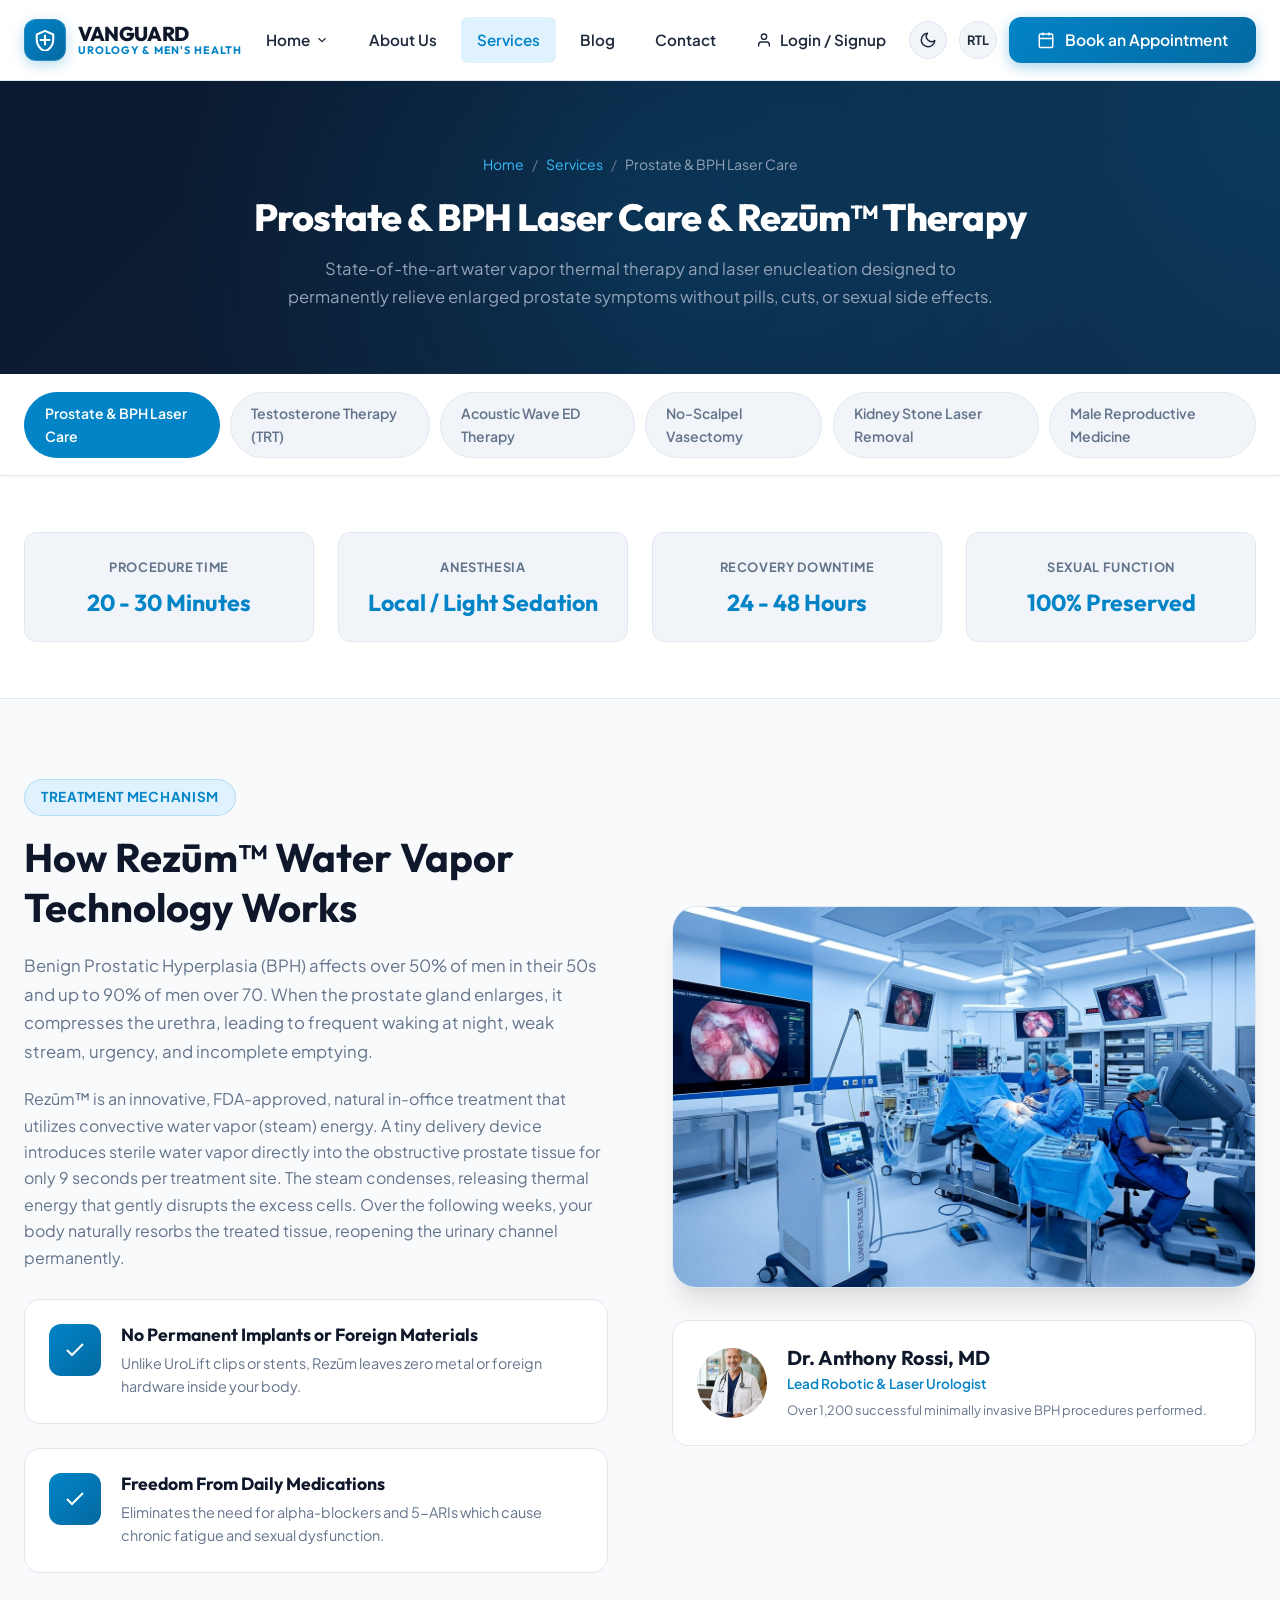
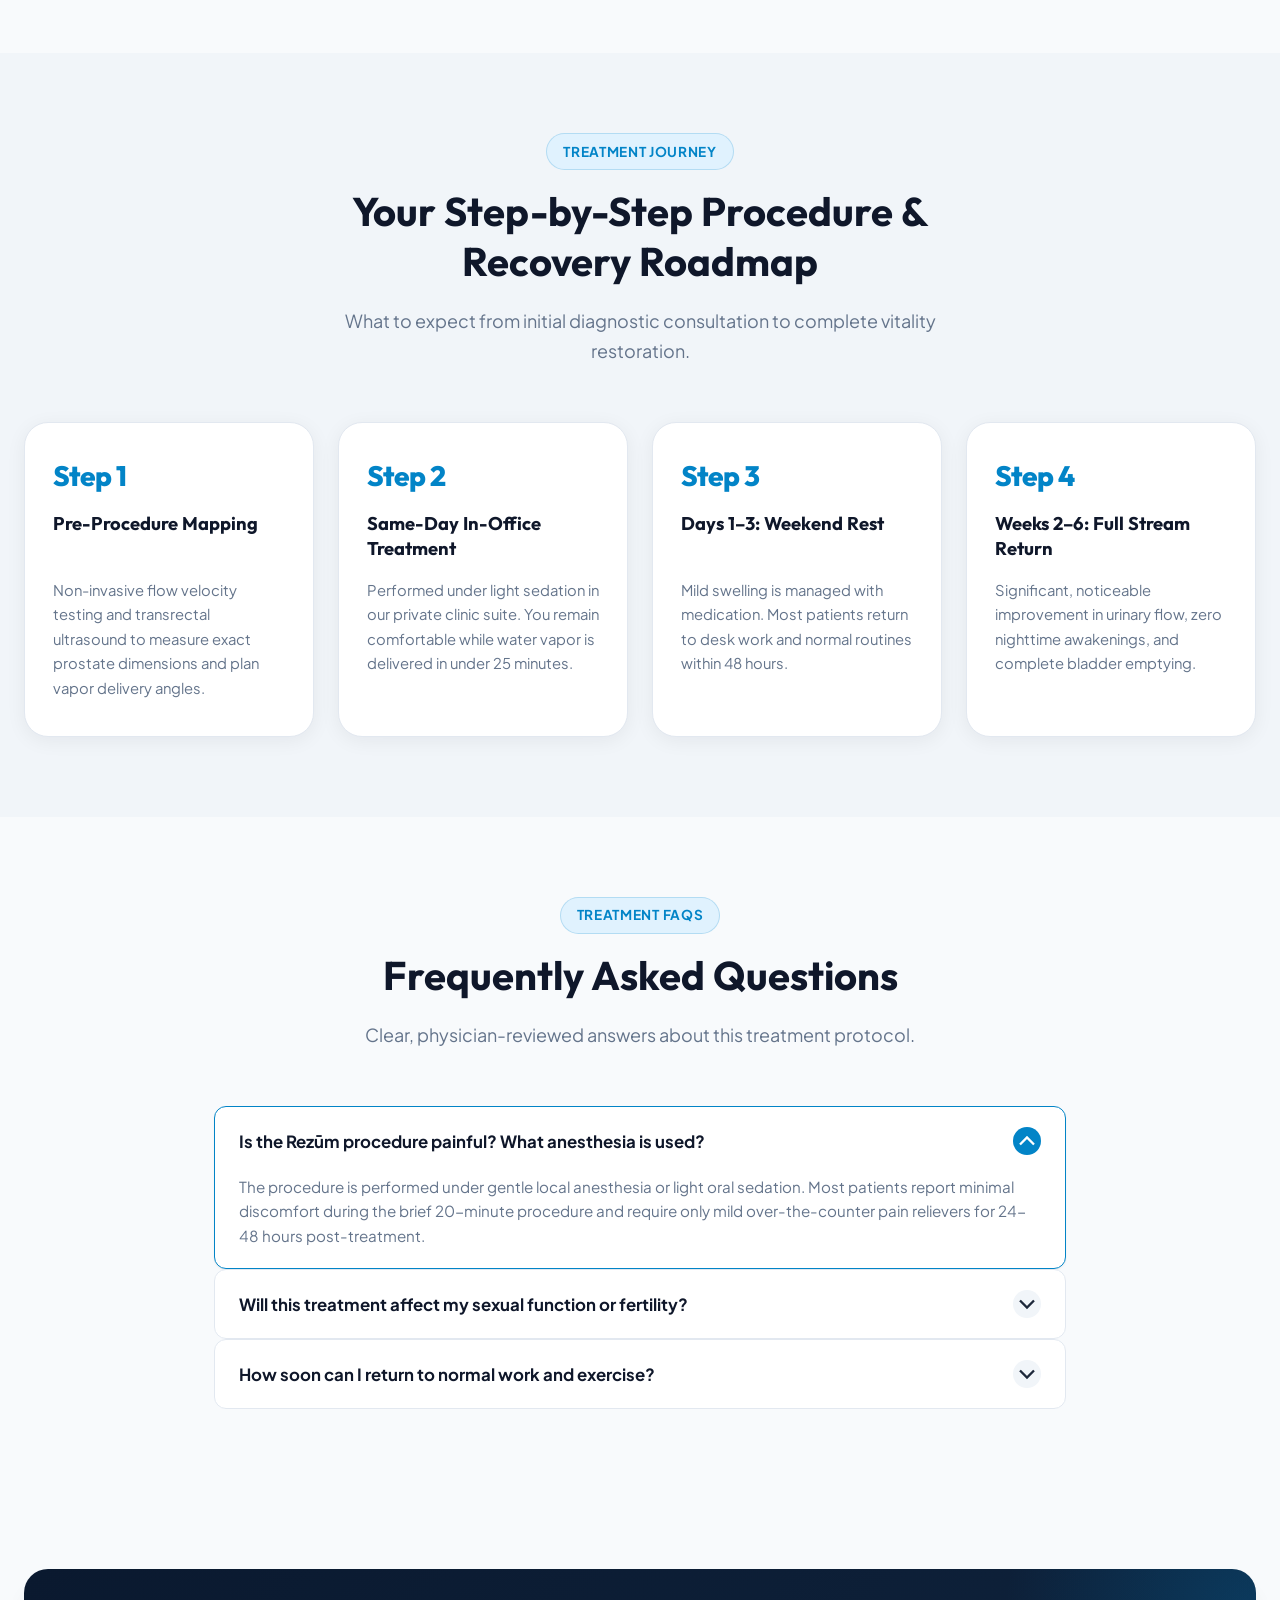
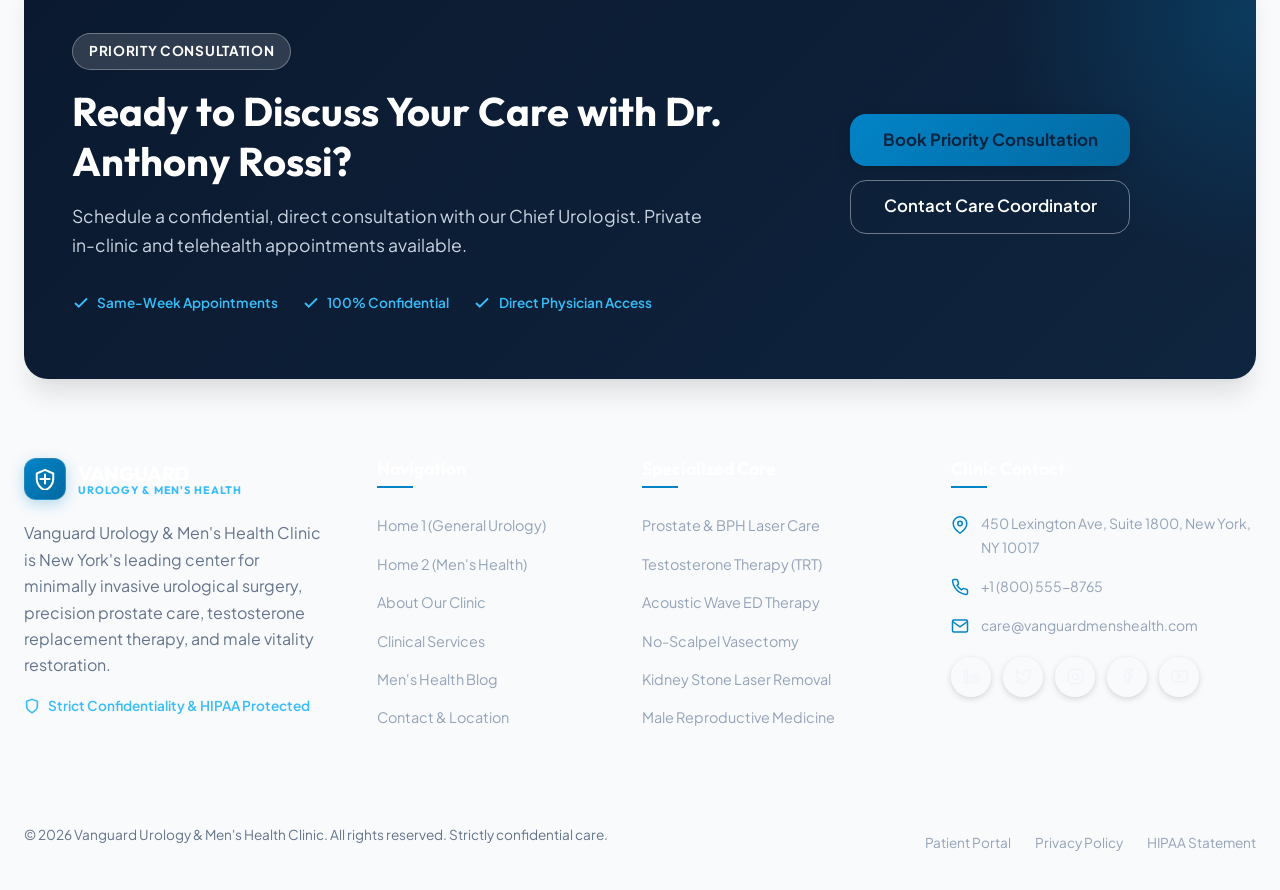
<file: service-details.html>
<!DOCTYPE html>
<html lang="en" data-theme="light" dir="ltr">
<head>
  <meta charset="UTF-8">
  <meta name="viewport" content="width=device-width, initial-scale=1.0">
  <meta name="description" content="Detailed clinical guides and treatment mechanisms for Prostate Laser Care, TRT Hormone Optimization, Acoustic Wave ED Therapy, No-Scalpel Vasectomy, Kidney Stone Removal, and Male Fertility at Vanguard Urology.">
  <meta name="keywords" content="urology treatments, Rezum prostate, TRT therapy, acoustic shockwave, no-scalpel vasectomy, kidney stone laser, male fertility clinic">
  <title id="page-head-title">Specialized Clinical Care & Treatment Details | Vanguard Urology</title>
  
  <!-- Favicon -->
  <link rel="icon" type="image/svg+xml" href="assets/icons/favicon.svg">
  
  <!-- Master Stylesheet -->
  <link rel="stylesheet" href="assets/css/style.css">
</head>
<body>

  <!-- Header & Navigation (Starts directly at top) -->
  <header class="header-wrapper">
    <div class="container nav-container">
      <!-- Logo -->
      <a href="index.html" class="brand-logo" id="header-brand-logo">
        <div class="brand-logo-icon">
          <svg width="22" height="22" viewBox="0 0 24 24" fill="none" stroke="currentColor" stroke-width="2.2" stroke-linecap="round" stroke-linejoin="round">
            <path d="M12 2L3 6v6c0 5.55 3.84 10.74 9 12 5.16-1.26 9-6.45 9-12V6l-9-4z"></path>
            <path d="M12 7v10M7 12h10"></path>
          </svg>
        </div>
        <div class="brand-logo-text">
          <span class="brand-title">VANGUARD</span>
          <span class="brand-subtitle">Urology & Men's Health</span>
        </div>
      </a>

      <!-- Main Navigation Menu -->
      <nav class="nav-menu" aria-label="Main Navigation">
        <div class="nav-item has-dropdown">
          <a href="index.html" class="nav-link">
            <span>Home</span>
            <svg class="dropdown-arrow" width="14" height="14" viewBox="0 0 24 24" fill="none" stroke="currentColor" stroke-width="2"><polyline points="6 9 12 15 18 9"></polyline></svg>
          </a>
          <div class="dropdown-menu">
            <a href="index.html" class="dropdown-link">Home 1</a>
            <a href="home-2.html" class="dropdown-link">Home 2</a>
          </div>
        </div>
        <div class="nav-item">
          <a href="about.html" class="nav-link">About Us</a>
        </div>
        <div class="nav-item">
          <a href="services.html" class="nav-link active">Services</a>
        </div>
        <div class="nav-item">
          <a href="blog.html" class="nav-link">Blog</a>
        </div>
        <div class="nav-item">
          <a href="contact.html" class="nav-link">Contact</a>
        </div>
        <div class="nav-item">
          <a href="login.html" class="nav-link nav-auth-link" aria-label="Patient Portal Login and Signup">
            <svg class="nav-auth-icon" width="16" height="16" viewBox="0 0 24 24" fill="none" stroke="currentColor" stroke-width="2" stroke-linecap="round" stroke-linejoin="round" aria-hidden="true"><path d="M20 21v-2a4 4 0 0 0-4-4H8a4 4 0 0 0-4 4v2"></path><circle cx="12" cy="7" r="4"></circle></svg>
            <span>Login / Signup</span>
          </a>
        </div>
      </nav>

      <!-- Header Action Controls & Primary CTA -->
      <div class="header-actions">
        <!-- Theme Switcher -->
        <button type="button" class="theme-toggle-btn" aria-label="Toggle Dark/Light Mode" title="Toggle Theme">
          <svg width="18" height="18" viewBox="0 0 24 24" fill="none" stroke="currentColor" stroke-width="2"><path d="M21 12.79A9 9 0 1 1 11.21 3 7 7 0 0 0 21 12.79z"></path></svg>
        </button>

        <!-- RTL Switcher -->
        <button type="button" class="rtl-toggle-btn" aria-label="Toggle RTL Mode" title="Toggle RTL">RTL</button>

        <!-- Primary CTA Button -->
        <button type="button" class="btn btn-primary header-cta-btn btn-book-appointment">
          <svg width="18" height="18" viewBox="0 0 24 24" fill="none" stroke="currentColor" stroke-width="2"><rect x="3" y="4" width="18" height="18" rx="2" ry="2"></rect><line x1="16" y1="2" x2="16" y2="6"></line><line x1="8" y1="2" x2="8" y2="6"></line><line x1="3" y1="10" x2="21" y2="10"></line></svg>
          <span>Book an Appointment</span>
        </button>

        <!-- Mobile Menu Toggle -->
        <button type="button" class="mobile-toggle" aria-label="Toggle Mobile Menu">
          <span></span>
          <span></span>
          <span></span>
        </button>
      </div>
    </div>
  </header>

  <!-- Mobile Navigation Drawer -->
  <div class="mobile-drawer" id="mobile-drawer">
    <div class="mobile-drawer-content">
      <div class="mobile-drawer-header">
        <a href="index.html" class="brand-logo">
          <div class="brand-logo-icon">
            <svg width="22" height="22" viewBox="0 0 24 24" fill="none" stroke="currentColor" stroke-width="2.2" stroke-linecap="round" stroke-linejoin="round">
            <path d="M12 2L3 6v6c0 5.55 3.84 10.74 9 12 5.16-1.26 9-6.45 9-12V6l-9-4z"></path>
            <path d="M12 7v10M7 12h10"></path>
          </svg>
          </div>
          <div class="brand-logo-text">
            <span class="brand-title" style="font-size:1.1rem; color:#FFF;">VANGUARD</span>
            <span class="brand-subtitle" style="font-size:0.6rem;">Treatment Details</span>
          </div>
        </a>
        <button type="button" class="drawer-close-btn" aria-label="Close Menu">&times;</button>
      </div>

      <div class="mobile-nav-list">
        <div class="mobile-nav-item">
          <a href="#" class="mobile-nav-link mobile-dropdown-trigger">
            <span>Home</span>
            <svg class="dropdown-arrow" width="16" height="16" viewBox="0 0 24 24" fill="none" stroke="currentColor" stroke-width="2"><polyline points="6 9 12 15 18 9"></polyline></svg>
          </a>
          <div class="mobile-dropdown">
            <a href="index.html" class="mobile-dropdown-link">Home 1</a>
            <a href="home-2.html" class="mobile-dropdown-link">Home 2</a>
          </div>
        </div>
        <div class="mobile-nav-item">
          <a href="about.html" class="mobile-nav-link">About Us</a>
        </div>
        <div class="mobile-nav-item">
          <a href="services.html" class="mobile-nav-link active">Services</a>
        </div>
        <div class="mobile-nav-item">
          <a href="blog.html" class="mobile-nav-link">Blog</a>
        </div>
        <div class="mobile-nav-item">
          <a href="contact.html" class="mobile-nav-link">Contact</a>
        </div>
        <div class="mobile-nav-item">
          <a href="login.html" class="mobile-nav-link nav-auth-link">
            <svg class="nav-auth-icon" width="16" height="16" viewBox="0 0 24 24" fill="none" stroke="currentColor" stroke-width="2" stroke-linecap="round" stroke-linejoin="round" aria-hidden="true"><path d="M20 21v-2a4 4 0 0 0-4-4H8a4 4 0 0 0-4 4v2"></path><circle cx="12" cy="7" r="4"></circle></svg>
            <span>Login / Signup</span>
          </a>
        </div>
      </div>

      <div class="mobile-drawer-footer">
        <button type="button" class="btn btn-primary btn-book-appointment" style="width: 100%; margin-bottom: 1rem;">
          Book an Appointment
        </button>
        <p style="font-size: 0.8rem; color: var(--text-muted); text-align: center;">
          📞 Confidential: +1 (800) 555-8765
        </p>
      </div>
    </div>
  </div>

  <main id="main-content">
    
    <!-- SECTION 1: Service Detail Hero -->
    <section class="page-hero" id="service-hero-section">
      <div class="container">
        <div class="breadcrumbs">
          <a href="index.html">Home</a>
          <span class="separator">/</span>
          <a href="services.html">Services</a>
          <span class="separator">/</span>
          <span id="service-breadcrumb-title">Prostate Care & BPH Relief</span>
        </div>
        <h1 id="service-hero-title">Minimally Invasive Prostate Care & Rezūm™ Therapy</h1>
        <p id="service-hero-desc">State-of-the-art water vapor thermal therapy and laser enucleation designed to permanently relieve enlarged prostate symptoms without pills, cuts, or sexual side effects.</p>
      </div>
    </section>

    <!-- SECTION 2: Interactive Service Navigation Pills -->
    <section class="service-nav-bar">
      <div class="container">
        <div class="service-nav-pills">
          <a href="#prostate" class="filter-pill active" data-service-id="prostate">Prostate & BPH Laser Care</a>
          <a href="#trt" class="filter-pill" data-service-id="trt">Testosterone Therapy (TRT)</a>
          <a href="#ed" class="filter-pill" data-service-id="ed">Acoustic Wave ED Therapy</a>
          <a href="#vasectomy" class="filter-pill" data-service-id="vasectomy">No-Scalpel Vasectomy</a>
          <a href="#kidney" class="filter-pill" data-service-id="kidney">Kidney Stone Laser Removal</a>
          <a href="#fertility" class="filter-pill" data-service-id="fertility">Male Reproductive Medicine</a>
        </div>
      </div>
    </section>

    <!-- SECTION 3: Key Procedure Metrics Banner -->
    <section class="section-sm bg-surface" style="border-bottom: 1px solid var(--border-color);">
      <div class="container">
        <div class="service-metrics-grid" id="service-metrics-grid">
          <div class="service-metric-card">
            <span class="service-metric-label" id="metric-1-label">PROCEDURE TIME</span>
            <h3 class="service-metric-val" id="metric-1-val">20 - 30 Minutes</h3>
          </div>

          <div class="service-metric-card">
            <span class="service-metric-label" id="metric-2-label">ANESTHESIA</span>
            <h3 class="service-metric-val" id="metric-2-val">Local / Light Sedation</h3>
          </div>

          <div class="service-metric-card">
            <span class="service-metric-label" id="metric-3-label">RECOVERY DOWNTIME</span>
            <h3 class="service-metric-val" id="metric-3-val">24 - 48 Hours</h3>
          </div>

          <div class="service-metric-card">
            <span class="service-metric-label" id="metric-4-label">SEXUAL FUNCTION</span>
            <h3 class="service-metric-val" id="metric-4-val">100% Preserved</h3>
          </div>
        </div>
      </div>
    </section>

    <!-- SECTION 4: Detailed Clinical Mechanism & Media -->
    <section class="section">
      <div class="container">
        <div class="features-grid-split">
          <div>
            <span class="section-badge" id="service-badge-text">Treatment Mechanism</span>
            <h2 id="service-mechanism-title">How Rezūm™ Water Vapor Technology Works</h2>
            <p style="font-size: 1.05rem; line-height: 1.7; margin-bottom: 1.25rem;" id="service-mechanism-desc1">
              Benign Prostatic Hyperplasia (BPH) affects over 50% of men in their 50s and up to 90% of men over 70. When the prostate gland enlarges, it compresses the urethra, leading to frequent waking at night, weak stream, urgency, and incomplete emptying.
            </p>
            <p style="margin-bottom: 1.75rem; line-height: 1.65;" id="service-mechanism-desc2">
              Rezūm™ is an innovative, FDA-approved, natural in-office treatment that utilizes convective water vapor (steam) energy. A tiny delivery device introduces sterile water vapor directly into the obstructive prostate tissue for only 9 seconds per treatment site. The steam condenses, releasing thermal energy that gently disrupts the excess cells. Over the following weeks, your body naturally resorbs the treated tissue, reopening the urinary channel permanently.
            </p>

            <div class="feature-list-group" id="service-features-list">
              <div class="feature-box">
                <div class="feature-icon-badge">
                  <svg width="24" height="24" viewBox="0 0 24 24" fill="none" stroke="currentColor" stroke-width="2"><polyline points="20 6 9 17 4 12"></polyline></svg>
                </div>
                <div class="feature-content">
                  <h4 id="feature-1-title">No Permanent Implants or Foreign Materials</h4>
                  <p id="feature-1-desc">Unlike UroLift clips or stents, Rezūm leaves zero metal or foreign hardware inside your body.</p>
                </div>
              </div>

              <div class="feature-box">
                <div class="feature-icon-badge">
                  <svg width="24" height="24" viewBox="0 0 24 24" fill="none" stroke="currentColor" stroke-width="2"><polyline points="20 6 9 17 4 12"></polyline></svg>
                </div>
                <div class="feature-content">
                  <h4 id="feature-2-title">Freedom From Daily Medications</h4>
                  <p id="feature-2-desc">Eliminates the need for alpha-blockers and 5-ARIs which cause chronic fatigue and sexual dysfunction.</p>
                </div>
              </div>
            </div>
          </div>

          <div>
            <!-- Relevant Generated Service Image -->
            <div style="border-radius: var(--radius-xl); overflow: hidden; box-shadow: var(--shadow-xl); border: 1px solid var(--border-color); margin-bottom: 2rem;">
              <img id="service-main-image" src="assets/images/service-prostate.jpg" alt="Specialized Clinical Procedure" width="600" height="420" style="width: 100%; height: 380px; object-fit: cover; transition: opacity 0.3s ease;">
            </div>

            <!-- Specialist Lead Box -->
            <div style="background: var(--bg-card); border: 1px solid var(--border-color); padding: 1.5rem; border-radius: var(--radius-lg); display: flex; align-items: center; gap: 1.25rem;">
              <img id="service-doctor-image" src="assets/images/dr-anthony-rossi.jpg" alt="Specialist Doctor" style="width: 70px; height: 70px; border-radius: 50%; object-fit: cover; flex-shrink: 0;">
              <div>
                <h4 style="margin-bottom: 0.2rem;" id="service-doctor-name">Dr. Anthony Rossi, MD</h4>
                <p style="font-size: 0.85rem; color: var(--accent); margin-bottom: 0.25rem; font-weight: 600;" id="service-doctor-role">Lead Robotic & Laser Urologist</p>
                <p style="font-size: 0.8rem; margin-bottom: 0; color: var(--text-muted);" id="service-doctor-exp">Over 1,200 successful minimally invasive BPH procedures performed.</p>
              </div>
            </div>
          </div>
        </div>
      </div>
    </section>

    <!-- SECTION 5: 4-Stage Procedure & Recovery Roadmap -->
    <section class="section bg-alt">
      <div class="container">
        <div class="section-header text-center">
          <span class="section-badge">Treatment Journey</span>
          <h2>Your Step-by-Step Procedure & Recovery Roadmap</h2>
          <p class="section-subtitle">What to expect from initial diagnostic consultation to complete vitality restoration.</p>
        </div>

        <div class="roadmap-grid">
          <div class="roadmap-step">
            <div class="roadmap-step-num" id="roadmap-1-num">Step 1</div>
            <h4 id="roadmap-1-title">Pre-Procedure Mapping</h4>
            <p id="roadmap-1-desc">Non-invasive flow velocity testing and transrectal ultrasound to measure exact prostate dimensions and plan vapor delivery angles.</p>
          </div>

          <div class="roadmap-step">
            <div class="roadmap-step-num" id="roadmap-2-num">Step 2</div>
            <h4 id="roadmap-2-title">Same-Day In-Office Treatment</h4>
            <p id="roadmap-2-desc">Performed under light sedation in our private clinic suite. You remain comfortable while water vapor is delivered in under 25 minutes.</p>
          </div>

          <div class="roadmap-step">
            <div class="roadmap-step-num" id="roadmap-3-num">Step 3</div>
            <h4 id="roadmap-3-title">Days 1–3: Weekend Rest</h4>
            <p id="roadmap-3-desc">Mild swelling is managed with medication. Most patients return to desk work and normal routines within 48 hours.</p>
          </div>

          <div class="roadmap-step">
            <div class="roadmap-step-num" id="roadmap-4-num">Step 4</div>
            <h4 id="roadmap-4-title">Weeks 2–6: Full Stream Return</h4>
            <p id="roadmap-4-desc">Significant, noticeable improvement in urinary flow, zero nighttime awakenings, and complete bladder emptying.</p>
          </div>
        </div>
      </div>
    </section>

    <!-- SECTION 6: Specialized FAQ Accordion -->
    <section class="section">
      <div class="container" style="max-width: 900px;">
        <div class="section-header text-center">
          <span class="section-badge">Treatment FAQs</span>
          <h2 id="service-faq-heading">Frequently Asked Questions</h2>
          <p class="section-subtitle">Clear, physician-reviewed answers about this treatment protocol.</p>
        </div>

        <div class="faq-accordion" id="service-faq-accordion">
          <!-- Dynamically filled by JavaScript based on active service -->
          <div class="faq-item active">
            <button type="button" class="faq-question">
              <span>Is the procedure painful? What anesthesia is used?</span>
              <svg class="faq-icon" width="20" height="20" viewBox="0 0 24 24" fill="none" stroke="currentColor" stroke-width="2"><polyline points="6 9 12 15 18 9"></polyline></svg>
            </button>
            <div class="faq-answer">
              <p>The procedure is performed under gentle local anesthesia or light oral sedation. Most patients report minimal discomfort during the brief 20-minute procedure and require only mild over-the-counter pain relievers for 24-48 hours post-treatment.</p>
            </div>
          </div>

          <div class="faq-item">
            <button type="button" class="faq-question">
              <span>Will this treatment affect my sexual function or fertility?</span>
              <svg class="faq-icon" width="20" height="20" viewBox="0 0 24 24" fill="none" stroke="currentColor" stroke-width="2"><polyline points="6 9 12 15 18 9"></polyline></svg>
            </button>
            <div class="faq-answer">
              <p>No. Clinical trials show that modern minimally invasive treatments like Rezūm preserve erectile and ejaculatory function with zero impairment compared to traditional TURP surgeries.</p>
            </div>
          </div>

          <div class="faq-item">
            <button type="button" class="faq-question">
              <span>How soon can I return to normal work and exercise?</span>
              <svg class="faq-icon" width="20" height="20" viewBox="0 0 24 24" fill="none" stroke="currentColor" stroke-width="2"><polyline points="6 9 12 15 18 9"></polyline></svg>
            </button>
            <div class="faq-answer">
              <p>Most men return to desk work and light daily activities within 24 to 48 hours. Strenuous exercise, heavy lifting, and sexual activity are typically resumed after 7 to 10 days.</p>
            </div>
          </div>
        </div>
      </div>
    </section>

    <!-- SECTION 7: Booking CTA -->
    <section class="section">
      <div class="container">
        <div class="cta-banner">
          <div class="cta-grid">
            <div class="cta-left">
              <span class="section-badge" style="background: rgba(255, 255, 255, 0.15); color: #FFFFFF; border-color: rgba(255, 255, 255, 0.3); margin-bottom: 1rem;">Priority Consultation</span>
              <h2 id="service-cta-title">Ready to Discuss Your Care with Our Lead Specialist?</h2>
              <p id="service-cta-desc">
                Schedule a confidential, direct consultation with our board-certified surgeons. Private in-clinic and telehealth appointments available.
              </p>
              <div class="cta-features">
                <span class="cta-feature-pill">
                  <svg width="18" height="18" viewBox="0 0 24 24" fill="none" stroke="currentColor" stroke-width="2.5"><polyline points="20 6 9 17 4 12"></polyline></svg>
                  Same-Week Appointments
                </span>
                <span class="cta-feature-pill">
                  <svg width="18" height="18" viewBox="0 0 24 24" fill="none" stroke="currentColor" stroke-width="2.5"><polyline points="20 6 9 17 4 12"></polyline></svg>
                  100% Confidential
                </span>
                <span class="cta-feature-pill">
                  <svg width="18" height="18" viewBox="0 0 24 24" fill="none" stroke="currentColor" stroke-width="2.5"><polyline points="20 6 9 17 4 12"></polyline></svg>
                  Direct Physician Access
                </span>
              </div>
            </div>
            <div class="cta-right text-center" style="display: flex; flex-direction: column; align-items: center; justify-content: center; gap: 0.85rem;">
              <button type="button" class="btn btn-white btn-lg btn-book-appointment" id="service-cta-book-btn" style="width: 100%; max-width: 280px; font-weight: 700;">
                Book Priority Consultation
              </button>
              <a href="contact.html" class="btn btn-outline-light btn-lg" style="width: 100%; max-width: 280px; text-align: center;">
                Contact Care Coordinator
              </a>
            </div>
          </div>
        </div>
      </div>
    </section>

  </main>

  <!-- Common Master Footer -->
  <footer class="footer-wrapper">
    <div class="container">
      <div class="footer-top-grid">
        <!-- Col 1: Brand -->
        <div>
          <a href="index.html" class="brand-logo" style="margin-bottom: 1.25rem;">
            <div class="brand-logo-icon">
              <svg width="22" height="22" viewBox="0 0 24 24" fill="none" stroke="currentColor" stroke-width="2.2" stroke-linecap="round" stroke-linejoin="round">
            <path d="M12 2L3 6v6c0 5.55 3.84 10.74 9 12 5.16-1.26 9-6.45 9-12V6l-9-4z"></path>
            <path d="M12 7v10M7 12h10"></path>
          </svg>
            </div>
            <div class="brand-logo-text">
              <span class="brand-title" style="color:#FFF;">VANGUARD</span>
              <span class="brand-subtitle">Urology & Men's Health</span>
            </div>
          </a>
          <p class="footer-desc">
            Vanguard Urology & Men's Health Clinic is New York's leading center for minimally invasive urological surgery, precision prostate care, testosterone replacement therapy, and male vitality restoration.
          </p>
          <div style="display: flex; gap: 0.5rem; align-items: center; color: #38BDF8; font-size: 0.85rem; font-weight: 600;">
            <svg width="16" height="16" viewBox="0 0 24 24" fill="none" stroke="currentColor" stroke-width="2.5"><path d="M12 22s8-4 8-10V5l-8-3-8 3v7c0 6 8 10 8 10z"></path></svg>
            <span>Strict Confidentiality & HIPAA Protected</span>
          </div>
        </div>

        <!-- Col 2: Quick Links -->
        <div>
          <h4 class="footer-heading">Navigation</h4>
          <ul class="footer-links-list">
            <li class="footer-link-item"><a href="index.html">Home 1 (General Urology)</a></li>
            <li class="footer-link-item"><a href="home-2.html">Home 2 (Men's Health)</a></li>
            <li class="footer-link-item"><a href="about.html">About Our Clinic</a></li>
            <li class="footer-link-item"><a href="services.html">Clinical Services</a></li>
            <li class="footer-link-item"><a href="blog.html">Men's Health Blog</a></li>
            <li class="footer-link-item"><a href="contact.html">Contact & Location</a></li>
          </ul>
        </div>

        <!-- Col 3: Specialized Care -->
        <div>
          <h4 class="footer-heading">Specialized Care</h4>
          <ul class="footer-links-list">
            <li class="footer-link-item"><a href="service-details.html#prostate">Prostate & BPH Laser Care</a></li>
            <li class="footer-link-item"><a href="service-details.html#trt">Testosterone Therapy (TRT)</a></li>
            <li class="footer-link-item"><a href="service-details.html#ed">Acoustic Wave ED Therapy</a></li>
            <li class="footer-link-item"><a href="service-details.html#vasectomy">No-Scalpel Vasectomy</a></li>
            <li class="footer-link-item"><a href="service-details.html#kidney">Kidney Stone Laser Removal</a></li>
            <li class="footer-link-item"><a href="service-details.html#fertility">Male Reproductive Medicine</a></li>
          </ul>
        </div>

        <!-- Col 4: Clinic Info -->
        <div>
          <h4 class="footer-heading">Clinic Contact</h4>
          <div class="footer-contact-list">
            <div class="footer-contact-item">
              <svg width="18" height="18" viewBox="0 0 24 24" fill="none" stroke="currentColor" stroke-width="2"><path d="M21 10c0 7-9 13-9 13s-9-6-9-13a9 9 0 0 1 18 0z"></path><circle cx="12" cy="10" r="3"></circle></svg>
              <span>450 Lexington Ave, Suite 1800, New York, NY 10017</span>
            </div>
            <div class="footer-contact-item">
              <svg width="18" height="18" viewBox="0 0 24 24" fill="none" stroke="currentColor" stroke-width="2"><path d="M22 16.92v3a2 2 0 0 1-2.18 2 19.79 19.79 0 0 1-8.63-3.07 19.5 19.5 0 0 1-6-6 19.79 19.79 0 0 1-3.07-8.67A2 2 0 0 1 4.11 2h3a2 2 0 0 1 2 1.72 12.84 12.84 0 0 0 .7 2.81 2 2 0 0 1-.45 2.11L8.09 9.91a16 16 0 0 0 6 6l1.27-1.27a2 2 0 0 1 2.11-.45 12.84 12.84 0 0 0 2.81.7A2 2 0 0 1 22 16.92z"></path></svg>
              <span>+1 (800) 555-8765</span>
            </div>
            <div class="footer-contact-item">
              <svg width="18" height="18" viewBox="0 0 24 24" fill="none" stroke="currentColor" stroke-width="2"><path d="M4 4h16c1.1 0 2 .9 2 2v12c0 1.1-.9 2-2 2H4c-1.1 0-2-.9-2-2V6c0-1.1.9-2 2-2z"></path><polyline points="22,6 12,13 2,6"></polyline></svg>
              <span>care@vanguardmenshealth.com</span>
            </div>
          </div>

          <div class="footer-social-row">
            <a href="https://linkedin.com" target="_blank" rel="noopener noreferrer" class="footer-social-btn" aria-label="LinkedIn">
              <svg width="16" height="16" viewBox="0 0 24 24" fill="none" stroke="currentColor" stroke-width="2"><path d="M16 8a6 6 0 0 1 6 6v7h-4v-7a2 2 0 0 0-2-2 2 2 0 0 0-2 2v7h-4v-7a6 6 0 0 1 6-6z"></path><rect x="2" y="9" width="4" height="12"></rect><circle cx="4" cy="4" r="2"></circle></svg>
            </a>
            <a href="https://twitter.com" target="_blank" rel="noopener noreferrer" class="footer-social-btn" aria-label="Twitter">
              <svg width="16" height="16" viewBox="0 0 24 24" fill="none" stroke="currentColor" stroke-width="2"><path d="M23 3a10.9 10.9 0 0 1-3.14 1.53 4.48 4.48 0 0 0-7.86 3v1A10.66 10.66 0 0 1 3 4s-4 9 5 13a11.64 11.64 0 0 1-7 2c9 5 20 0 20-11.5a4.5 4.5 0 0 0-.08-.83A7.72 7.72 0 0 0 23 3z"></path></svg>
            </a>
                        <a href="https://instagram.com" target="_blank" rel="noopener noreferrer" class="footer-social-btn" aria-label="Instagram">
              <svg width="16" height="16" viewBox="0 0 24 24" fill="none" stroke="currentColor" stroke-width="2" stroke-linecap="round" stroke-linejoin="round"><rect x="2" y="2" width="20" height="20" rx="5" ry="5"></rect><path d="M16 11.37A4 4 0 1 1 12.63 8 4 4 0 0 1 16 11.37z"></path><line x1="17.5" y1="6.5" x2="17.51" y2="6.5"></line></svg>
            </a>
            <a href="https://facebook.com" target="_blank" rel="noopener noreferrer" class="footer-social-btn" aria-label="Facebook">
              <svg width="16" height="16" viewBox="0 0 24 24" fill="none" stroke="currentColor" stroke-width="2"><path d="M18 2h-3a5 5 0 0 0-5 5v3H7v4h3v8h4v-8h3l1-4h-4V7a1 1 0 0 1 1-1h3z"></path></svg>
            </a>
            <a href="https://youtube.com" target="_blank" rel="noopener noreferrer" class="footer-social-btn" aria-label="YouTube">
              <svg width="16" height="16" viewBox="0 0 24 24" fill="none" stroke="currentColor" stroke-width="2"><path d="M22.54 6.42a2.78 2.78 0 0 0-1.94-2C18.88 4 12 4 12 4s-6.88 0-8.6.46a2.78 2.78 0 0 0-1.94 2A29 29 0 0 0 1 11.75a29 29 0 0 0 .46 5.33A2.78 2.78 0 0 0 3.4 19c1.72.46 8.6.46 8.6.46s6.88 0 8.6-.46a2.78 2.78 0 0 0 1.94-2 29 29 0 0 0 .46-5.25 29 29 0 0 0-.46-5.33z"></path><polygon points="9.75 15.02 15.5 11.75 9.75 8.48 9.75 15.02"></polygon></svg>
            </a>
          </div>
        </div>
      </div>

      <div class="footer-bottom">
        <div class="footer-bottom-flex">
          <p>© 2026 Vanguard Urology & Men's Health Clinic. All rights reserved. Strictly confidential care.</p>
          <div class="footer-legal-links">
            <a href="login.html">Patient Portal</a>
            <a href="#privacy-modal" data-open-modal="privacy">Privacy Policy</a>
            <a href="#hipaa-modal" data-open-modal="hipaa">HIPAA Statement</a>
          </div>
        </div>
      </div>
    </div>
  </footer>

  <!-- Global Appointment Wizard Modal -->
  <div class="modal-backdrop" id="appointment-modal" role="dialog" aria-modal="true" aria-labelledby="modal-title">
    <div class="modal-card">
      <div class="modal-header">
        <div>
          <h3 id="modal-title">Book a Confidential Consultation</h3>
          <p>Private & direct scheduling with our board-certified specialists.</p>
        </div>
        <button type="button" class="modal-close-btn" aria-label="Close modal">&times;</button>
      </div>
      <div class="modal-body">
        <form id="appointment-form">
          <div class="form-grid">
            <div class="form-group">
              <label class="form-label" for="modal-service">Clinical Department / Service <span class="required-star">*</span></label>
              <select class="form-control" id="modal-service" required>
                <option value="">Select Treatment</option>
                <option value="Prostate & BPH Laser Care">Prostate & BPH Laser Care</option>
                <option value="Testosterone Therapy (TRT)">Testosterone Therapy (TRT)</option>
                <option value="Acoustic Wave ED Therapy">Acoustic Wave ED Therapy</option>
                <option value="Kidney Stone Laser Removal">Kidney Stone Laser Removal</option>
                <option value="No-Scalpel Vasectomy">No-Scalpel Vasectomy</option>
                <option value="Male Reproductive Medicine">Male Reproductive Medicine</option>
                <option value="Executive Male Health Screening">Executive Male Health Screening</option>
                <option value="Men's Vitality Check">Men's Vitality Check</option>
              </select>
            </div>

            <div class="form-group">
              <label class="form-label" for="modal-doctor">Preferred Specialist <span class="required-star">*</span></label>
              <select class="form-control" id="modal-doctor" required>
                <option value="">Select Specialist</option>
                <option value="First Available Specialist">First Available Specialist</option>
                <option value="Dr. Anthony Rossi, MD">Dr. Anthony Rossi, MD (Chief Robotic Urologist)</option>
                <option value="Dr. David Chen, MD, PhD">Dr. David Chen, MD, PhD (Director of Andrology & TRT)</option>
                <option value="Dr. Sarah Jenkins, MD">Dr. Sarah Jenkins, MD (Urological Surgeon)</option>
                <option value="Dr. Marcus Sterling, MD">Dr. Marcus Sterling, MD (Microsurgeon & Andrology)</option>
              </select>
            </div>

            <div class="form-group">
              <label class="form-label" for="modal-date">Preferred Date <span class="required-star">*</span></label>
              <input type="date" class="form-control" id="modal-date" required>
            </div>

            <div class="form-group">
              <label class="form-label" for="modal-time">Preferred Time Slot <span class="required-star">*</span></label>
              <select class="form-control" id="modal-time" required>
                <option value="">Select Time Slot</option>
                <option value="Morning (8:00 AM - 12:00 PM)">Morning (8:00 AM - 12:00 PM)</option>
                <option value="Afternoon (12:00 PM - 4:00 PM)">Afternoon (12:00 PM - 4:00 PM)</option>
                <option value="Late Afternoon (4:00 PM - 7:00 PM)">Late Afternoon (4:00 PM - 7:00 PM)</option>
              </select>
            </div>

            <div class="form-group">
              <label class="form-label" for="modal-name">Full Name <span class="required-star">*</span></label>
              <input type="text" class="form-control" id="modal-name" placeholder="John Doe" required>
            </div>

            <div class="form-group">
              <label class="form-label" for="modal-phone">Confidential Phone Number <span class="required-star">*</span></label>
              <input type="tel" class="form-control" id="modal-phone" placeholder="(555) 000-0000" required>
            </div>

            <div class="form-group full-width">
              <label class="form-label" for="modal-email">Email Address <span class="required-star">*</span></label>
              <input type="email" class="form-control" id="modal-email" placeholder="patient@example.com" required>
            </div>

            <div class="form-group full-width">
              <label class="form-label" for="modal-notes">Additional Message / Reason for Consultation</label>
              <textarea class="form-control" id="modal-notes" placeholder="Briefly describe your symptoms, primary concerns, or questions..." rows="2"></textarea>
            </div>

            <div class="form-group full-width" style="margin-top: 0.5rem;">
              <button type="submit" id="btn-submit-appointment" class="btn btn-primary" style="width: 100%; padding-block: 0.9rem; font-size: 1rem; display: flex; align-items: center; justify-content: center; gap: 0.5rem;">
                <svg width="18" height="18" viewBox="0 0 24 24" fill="none" stroke="currentColor" stroke-width="2"><rect x="3" y="4" width="18" height="18" rx="2" ry="2"></rect><line x1="16" y1="2" x2="16" y2="6"></line><line x1="8" y1="2" x2="8" y2="6"></line><line x1="3" y1="10" x2="21" y2="10"></line></svg>
                <span>Confirm & Request Consultation</span>
              </button>
            </div>
          </div>
        </form>
      </div>
    </div>
  </div>

  <!-- Back to Top Button -->
  <button type="button" class="back-to-top" aria-label="Back to Top">
    <svg width="20" height="20" viewBox="0 0 24 24" fill="none" stroke="currentColor" stroke-width="2.5"><polyline points="18 15 12 9 6 15"></polyline></svg>
  </button>

  <!-- Master JavaScript -->
  <script src="assets/js/main.js"></script>
</body>
</html>
</file>
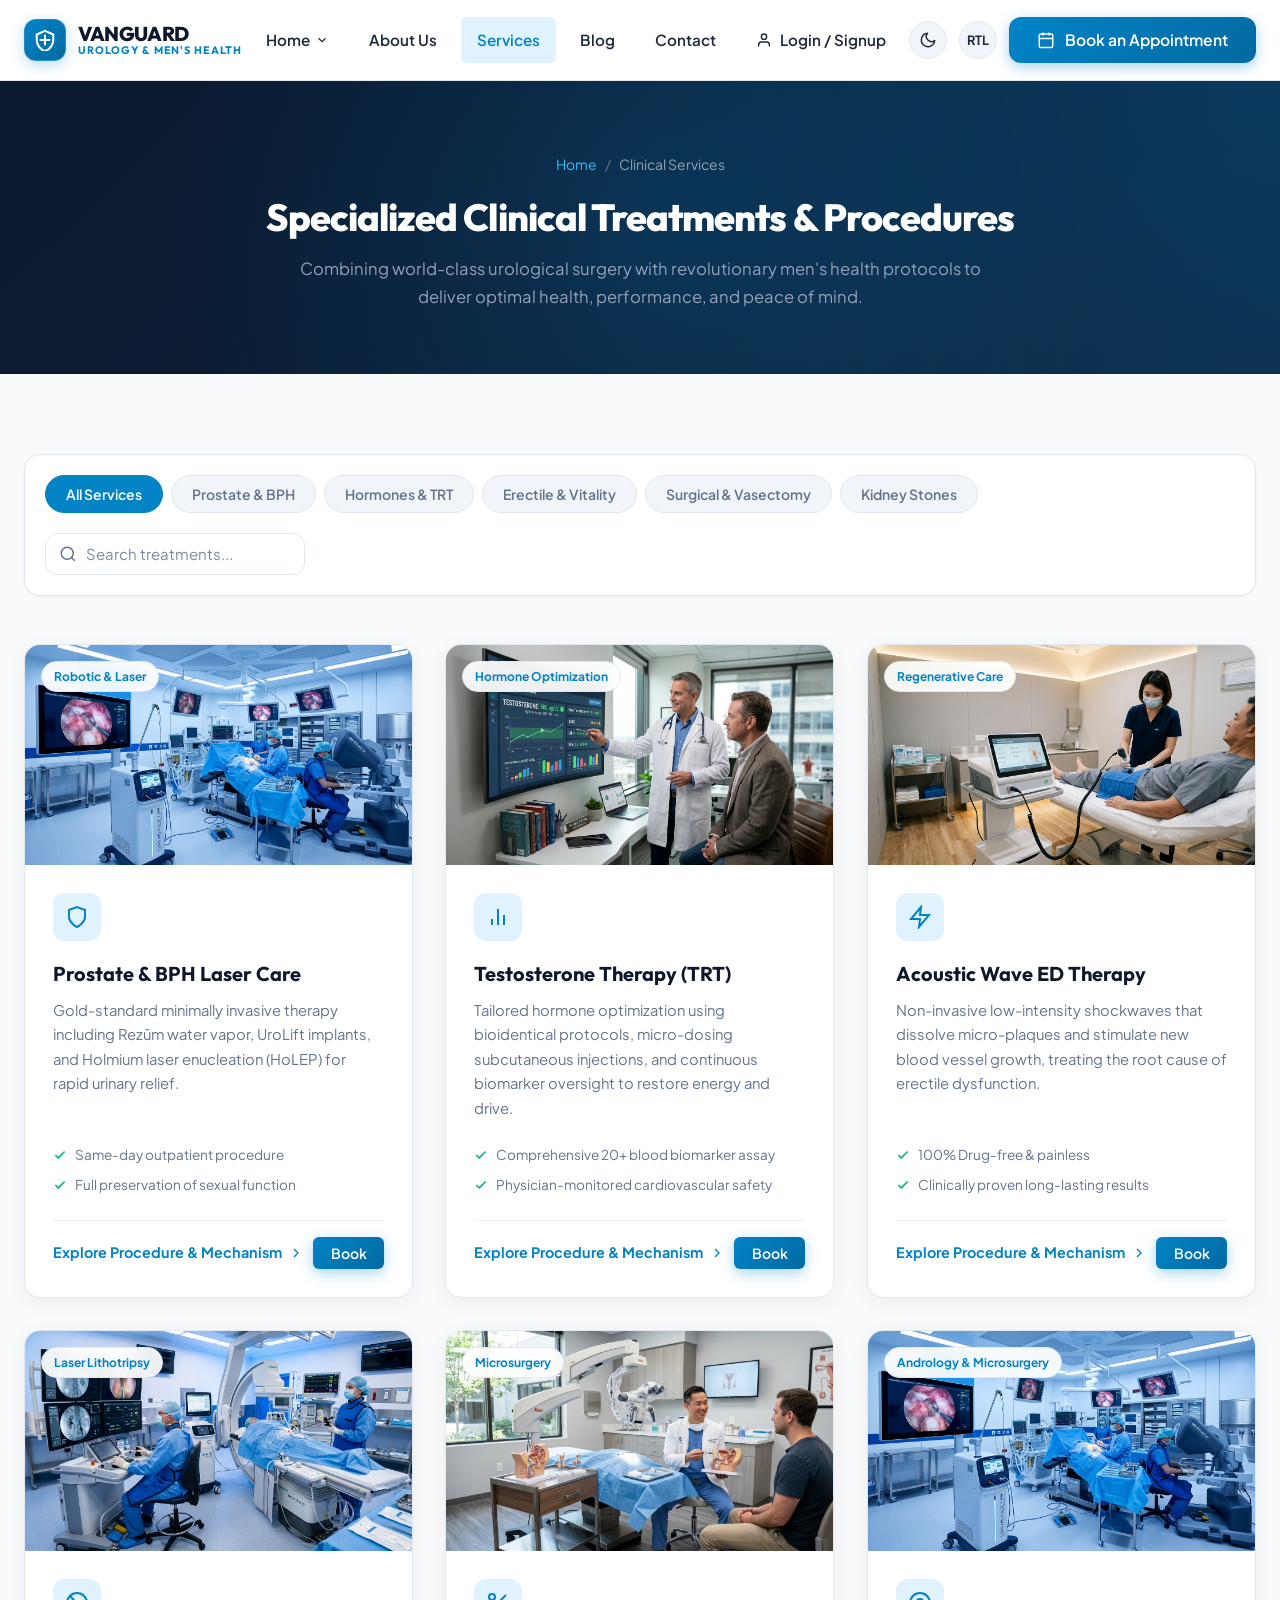
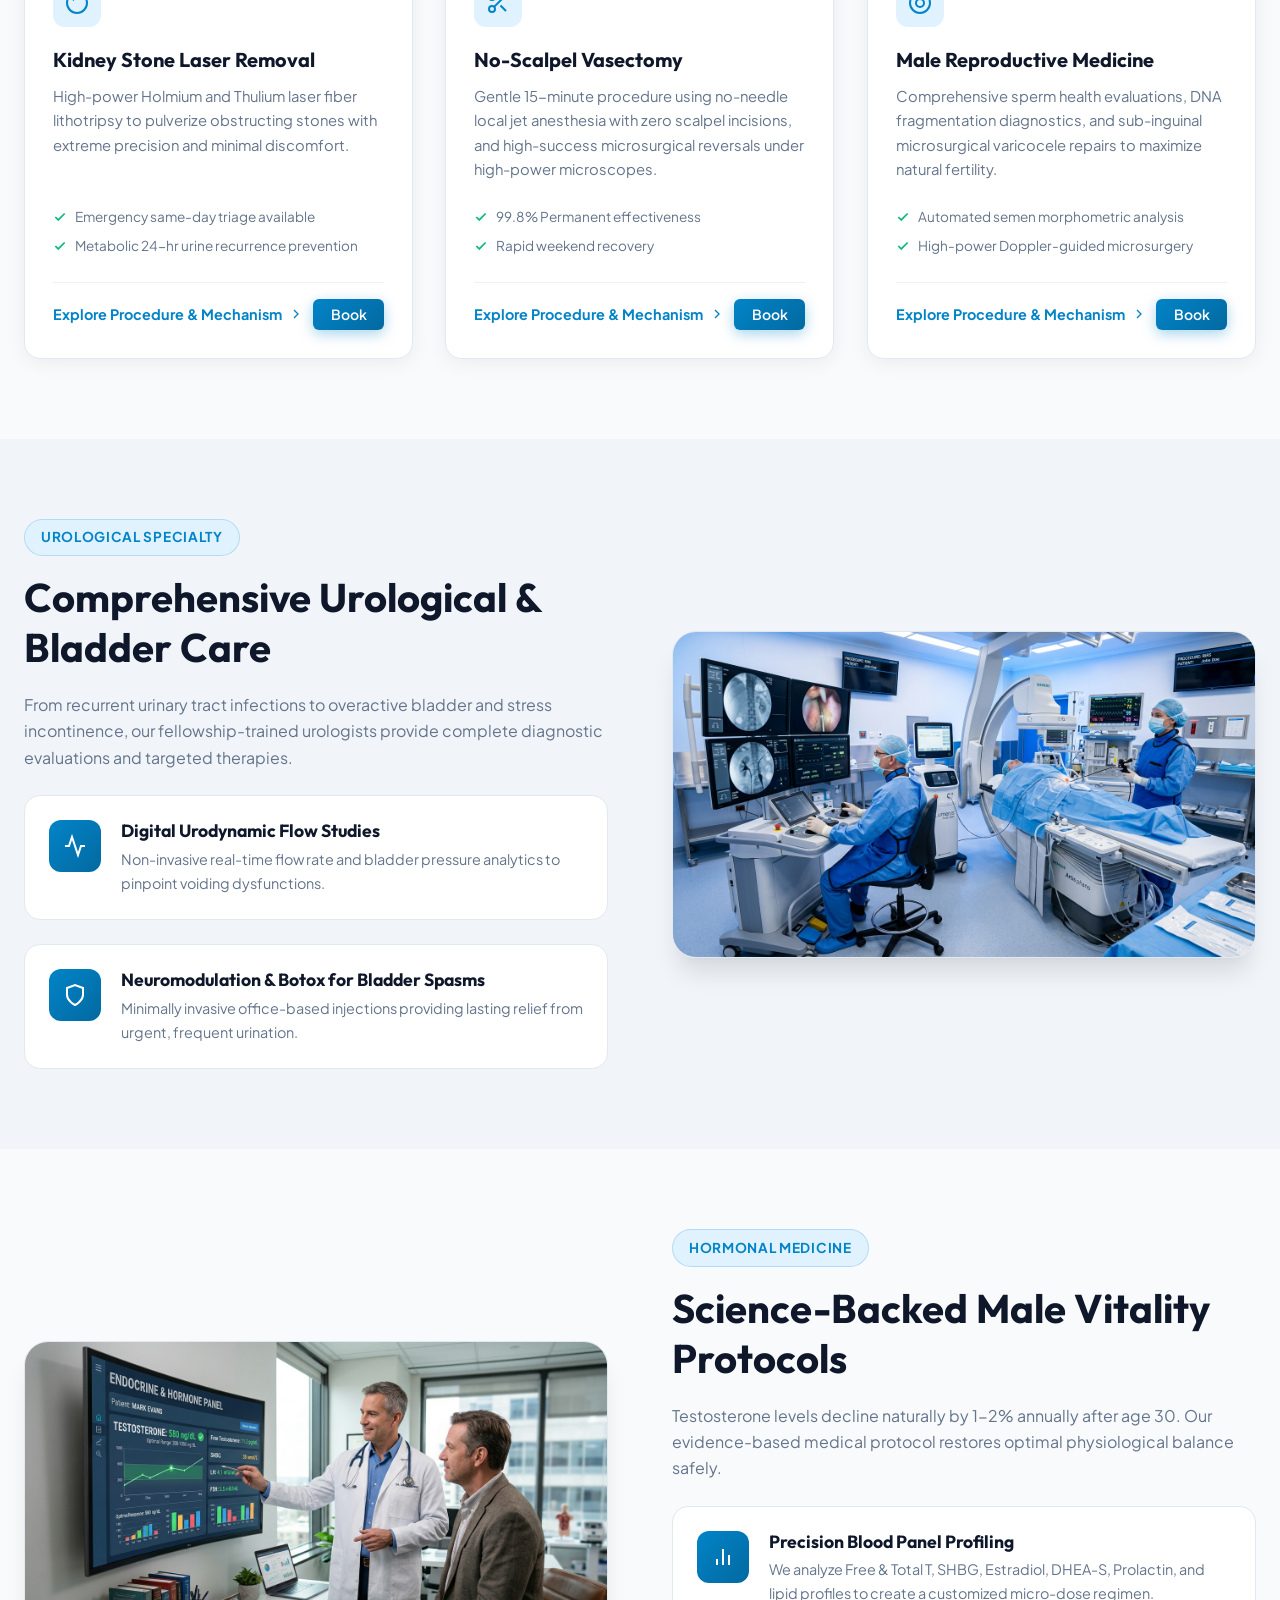
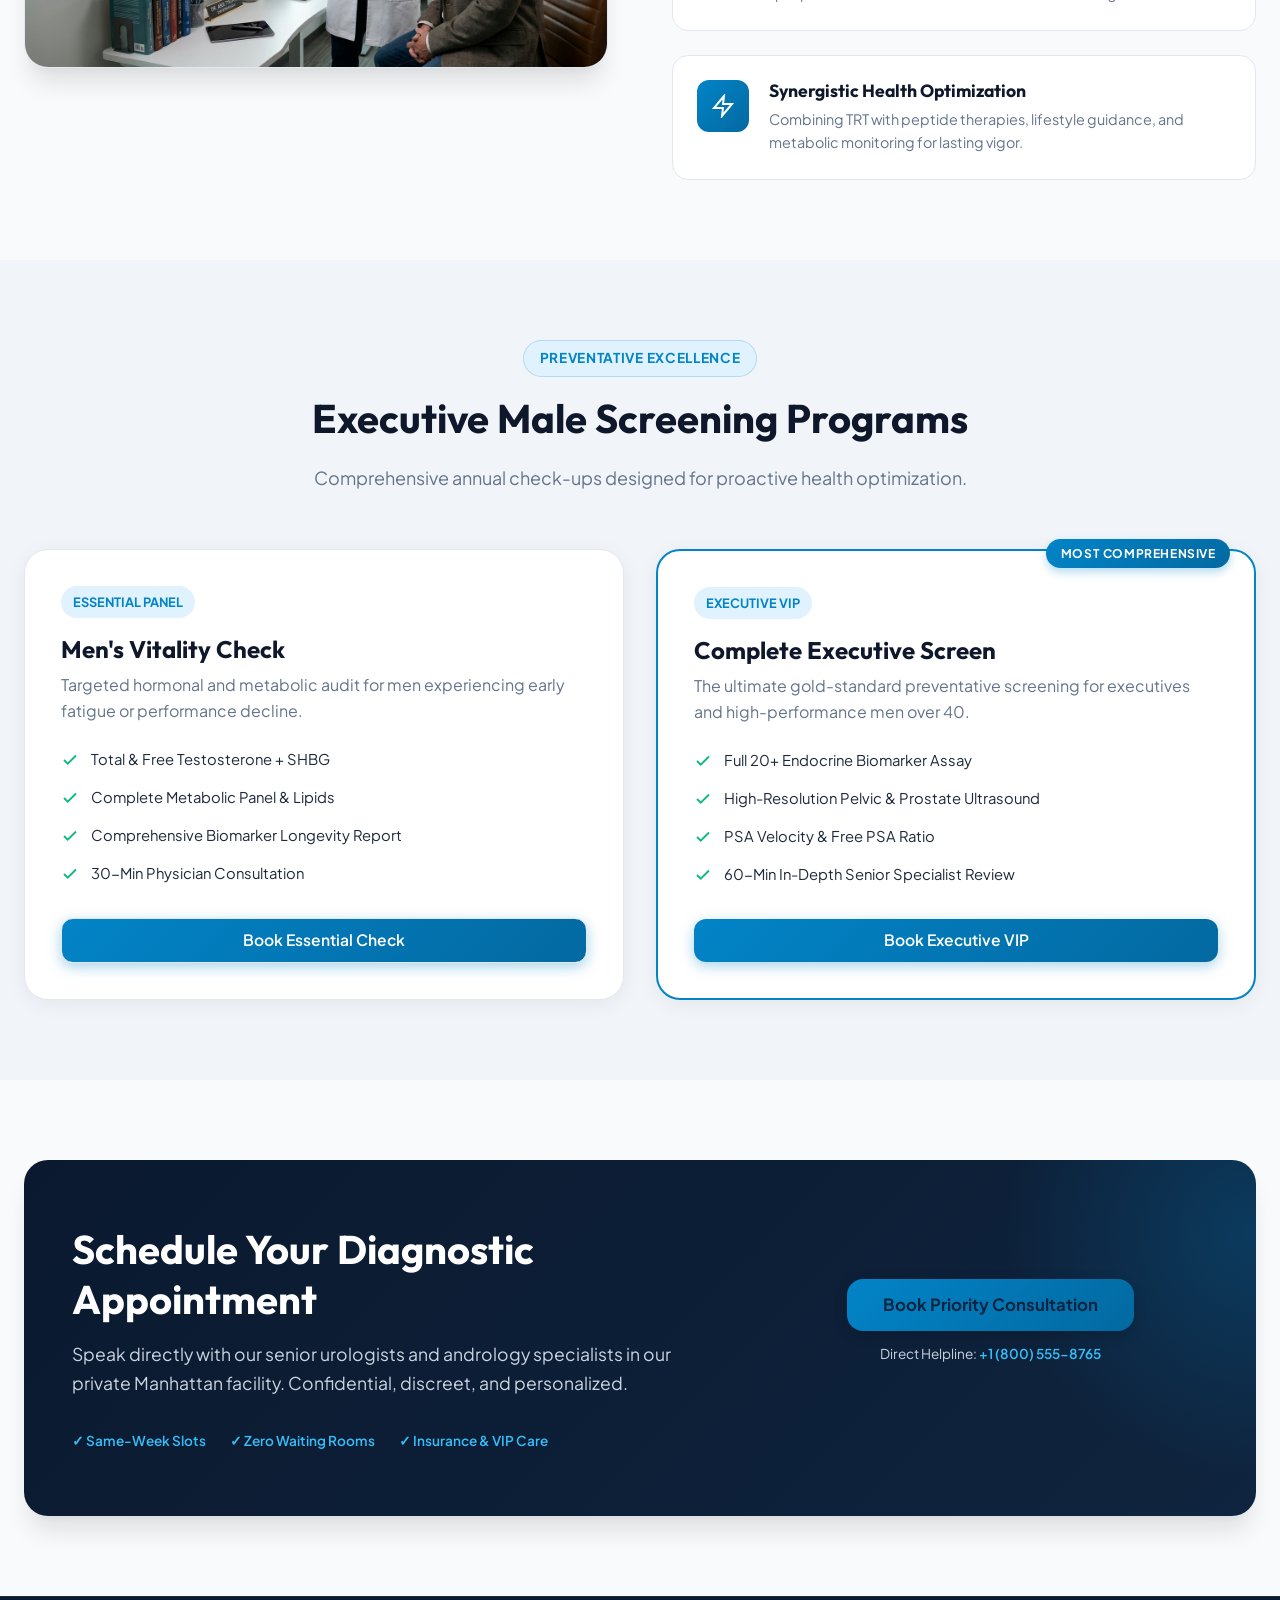
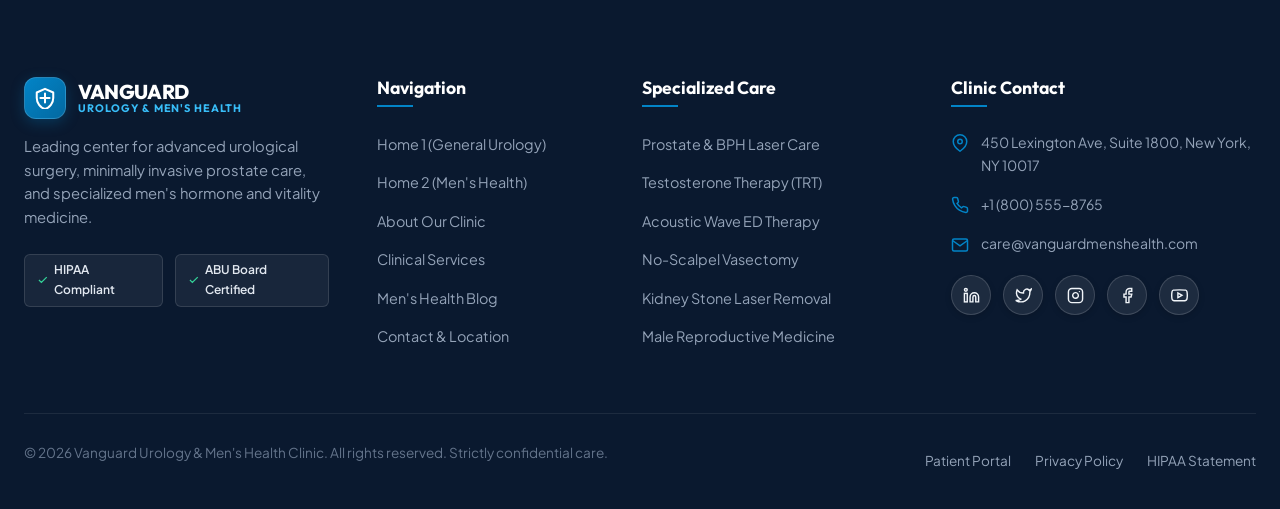
<file: services.html>
<!DOCTYPE html>
<html lang="en" data-theme="light" dir="ltr">
<head>
  <meta charset="UTF-8">
  <meta name="viewport" content="width=device-width, initial-scale=1.0">
  <meta name="description" content="Explore our comprehensive urology, robotic surgery, and men's vitality treatments. Minimally invasive prostate care, TRT, acoustic shockwave, vasectomy, and kidney stone laser procedures.">
  <meta name="keywords" content="urology services, prostate treatment, TRT clinic, shockwave therapy, vasectomy clinic, kidney stone removal">
  <title>Clinical Services & Treatments | Vanguard Urology & Men's Health</title>
  
  <!-- Favicon -->
  <link rel="icon" type="image/svg+xml" href="assets/icons/favicon.svg">
  
  <!-- Master Stylesheet -->
  <link rel="stylesheet" href="assets/css/style.css">
</head>
<body>

  <!-- Header & Navigation (Starts directly at top) -->
  <header class="header-wrapper">
    <div class="container nav-container">
      <!-- Logo -->
      <a href="index.html" class="brand-logo" id="header-brand-logo">
        <div class="brand-logo-icon">
          <svg width="22" height="22" viewBox="0 0 24 24" fill="none" stroke="currentColor" stroke-width="2.2" stroke-linecap="round" stroke-linejoin="round">
            <path d="M12 2L3 6v6c0 5.55 3.84 10.74 9 12 5.16-1.26 9-6.45 9-12V6l-9-4z"></path>
            <path d="M12 7v10M7 12h10"></path>
          </svg>
        </div>
        <div class="brand-logo-text">
          <span class="brand-title">VANGUARD</span>
          <span class="brand-subtitle">Urology & Men's Health</span>
        </div>
      </a>

      <!-- Main Navigation Menu -->
      <nav class="nav-menu" aria-label="Main Navigation">
        <div class="nav-item has-dropdown">
          <a href="index.html" class="nav-link">
            <span>Home</span>
            <svg class="dropdown-arrow" width="14" height="14" viewBox="0 0 24 24" fill="none" stroke="currentColor" stroke-width="2"><polyline points="6 9 12 15 18 9"></polyline></svg>
          </a>
          <div class="dropdown-menu">
            <a href="index.html" class="dropdown-link">Home 1</a>
            <a href="home-2.html" class="dropdown-link">Home 2</a>
          </div>
        </div>
        <div class="nav-item">
          <a href="about.html" class="nav-link">About Us</a>
        </div>
        <div class="nav-item">
          <a href="services.html" class="nav-link active">Services</a>
        </div>
        <div class="nav-item">
          <a href="blog.html" class="nav-link">Blog</a>
        </div>
        <div class="nav-item">
          <a href="contact.html" class="nav-link">Contact</a>
        </div>
        <div class="nav-item">
          <a href="login.html" class="nav-link nav-auth-link" aria-label="Patient Portal Login and Signup">
            <svg class="nav-auth-icon" width="16" height="16" viewBox="0 0 24 24" fill="none" stroke="currentColor" stroke-width="2" stroke-linecap="round" stroke-linejoin="round" aria-hidden="true"><path d="M20 21v-2a4 4 0 0 0-4-4H8a4 4 0 0 0-4 4v2"></path><circle cx="12" cy="7" r="4"></circle></svg>
            <span>Login / Signup</span>
          </a>
        </div>
      </nav>

      <!-- Header Action Controls & Primary CTA -->
      <div class="header-actions">
        <!-- Theme Switcher -->
        <button type="button" class="theme-toggle-btn" aria-label="Toggle Dark/Light Mode" title="Toggle Theme">
          <svg width="18" height="18" viewBox="0 0 24 24" fill="none" stroke="currentColor" stroke-width="2"><path d="M21 12.79A9 9 0 1 1 11.21 3 7 7 0 0 0 21 12.79z"></path></svg>
        </button>

        <!-- RTL Switcher -->
        <button type="button" class="rtl-toggle-btn" aria-label="Toggle RTL Mode" title="Toggle RTL">RTL</button>

        <!-- Primary CTA Button -->
        <button type="button" class="btn btn-primary header-cta-btn btn-book-appointment">
          <svg width="18" height="18" viewBox="0 0 24 24" fill="none" stroke="currentColor" stroke-width="2"><rect x="3" y="4" width="18" height="18" rx="2" ry="2"></rect><line x1="16" y1="2" x2="16" y2="6"></line><line x1="8" y1="2" x2="8" y2="6"></line><line x1="3" y1="10" x2="21" y2="10"></line></svg>
          <span>Book an Appointment</span>
        </button>

        <!-- Mobile Menu Toggle -->
        <button type="button" class="mobile-toggle" aria-label="Toggle Mobile Menu">
          <span></span>
          <span></span>
          <span></span>
        </button>
      </div>
    </div>
  </header>

  <!-- Mobile Navigation Drawer -->
  <div class="mobile-drawer" id="mobile-drawer">
    <div class="mobile-drawer-content">
      <div class="mobile-drawer-header">
        <a href="index.html" class="brand-logo">
          <div class="brand-logo-icon">
            <svg width="22" height="22" viewBox="0 0 24 24" fill="none" stroke="currentColor" stroke-width="2.2" stroke-linecap="round" stroke-linejoin="round">
            <path d="M12 2L3 6v6c0 5.55 3.84 10.74 9 12 5.16-1.26 9-6.45 9-12V6l-9-4z"></path>
            <path d="M12 7v10M7 12h10"></path>
          </svg>
          </div>
          <div class="brand-logo-text">
            <span class="brand-title" style="font-size:1.1rem;">VANGUARD</span>
            <span class="brand-subtitle" style="font-size:0.6rem;">Clinical Services</span>
          </div>
        </a>
        <button type="button" class="drawer-close-btn" aria-label="Close Menu">&times;</button>
      </div>

      <div class="mobile-nav-list">
        <div class="mobile-nav-item">
          <a href="#" class="mobile-nav-link mobile-dropdown-trigger">
            <span>Home</span>
            <svg class="dropdown-arrow" width="16" height="16" viewBox="0 0 24 24" fill="none" stroke="currentColor" stroke-width="2"><polyline points="6 9 12 15 18 9"></polyline></svg>
          </a>
          <div class="mobile-dropdown">
            <a href="index.html" class="mobile-dropdown-link">Home 1</a>
            <a href="home-2.html" class="mobile-dropdown-link">Home 2</a>
          </div>
        </div>
        <div class="mobile-nav-item">
          <a href="about.html" class="mobile-nav-link">About Us</a>
        </div>
        <div class="mobile-nav-item">
          <a href="services.html" class="mobile-nav-link active">Services</a>
        </div>
        <div class="mobile-nav-item">
          <a href="blog.html" class="mobile-nav-link">Blog</a>
        </div>
        <div class="mobile-nav-item">
          <a href="contact.html" class="mobile-nav-link">Contact</a>
        </div>
        <div class="mobile-nav-item">
          <a href="login.html" class="mobile-nav-link nav-auth-link">
            <svg class="nav-auth-icon" width="16" height="16" viewBox="0 0 24 24" fill="none" stroke="currentColor" stroke-width="2" stroke-linecap="round" stroke-linejoin="round" aria-hidden="true"><path d="M20 21v-2a4 4 0 0 0-4-4H8a4 4 0 0 0-4 4v2"></path><circle cx="12" cy="7" r="4"></circle></svg>
            <span>Login / Signup</span>
          </a>
        </div>
      </div>

      <div class="mobile-drawer-footer">
        <button type="button" class="btn btn-primary btn-book-appointment" style="width: 100%; margin-bottom: 1rem;">
          Book an Appointment
        </button>
        <p style="font-size: 0.8rem; color: var(--text-muted); text-align: center;">
          📞 Confidential: +1 (800) 555-8765
        </p>
      </div>
    </div>
  </div>

  <main id="main-content">
    
    <!-- SECTION 1: Page Hero with Live Category Filter Tabs -->
    <section class="page-hero">
      <div class="container">
        <div class="breadcrumbs">
          <a href="index.html">Home</a>
          <span class="separator">/</span>
          <span>Clinical Services</span>
        </div>
        <h1>Specialized Clinical Treatments & Procedures</h1>
        <p>Combining world-class urological surgery with revolutionary men's health protocols to deliver optimal health, performance, and peace of mind.</p>
      </div>
    </section>

    <!-- SECTION 2: Filter Controls & Interactive Service Directory -->
    <section class="section" id="service-directory">
      <div class="container">
        <!-- Interactive Category Pills & Search -->
        <div class="filter-controls-wrap">
          <div class="filter-pills-list">
            <button type="button" class="filter-pill active" data-category="all">All Services</button>
            <button type="button" class="filter-pill" data-category="prostate">Prostate & BPH</button>
            <button type="button" class="filter-pill" data-category="hormone">Hormones & TRT</button>
            <button type="button" class="filter-pill" data-category="vitality">Erectile & Vitality</button>
            <button type="button" class="filter-pill" data-category="surgical">Surgical & Vasectomy</button>
            <button type="button" class="filter-pill" data-category="kidney">Kidney Stones</button>
          </div>
          <div class="search-input-box">
            <svg width="18" height="18" viewBox="0 0 24 24" fill="none" stroke="currentColor" stroke-width="2"><circle cx="11" cy="11" r="8"></circle><line x1="21" y1="21" x2="16.65" y2="16.65"></line></svg>
            <input type="text" id="search-filter-input" placeholder="Search treatments..." aria-label="Search treatments">
          </div>
        </div>

        <div id="no-results-message" style="display: none; text-align: center; padding: 3rem; background: var(--bg-surface); border-radius: 16px; border: 1px dashed var(--border-color);">
          <p style="font-size: 1.1rem; color: var(--text-muted);">No services matched your filter. Please try a different keyword or reset filters.</p>
        </div>

        <div class="cards-grid">
          <!-- Service 1: Prostate Care -->
          <article class="service-card filterable-card" data-category="prostate surgical">
            <div class="service-card-media">
              <img src="assets/images/service-prostate.jpg" alt="Prostate & BPH Laser Care">
              <span class="service-badge-pill">Robotic & Laser</span>
            </div>
            <div class="service-card-body">
              <div class="service-icon-wrap">
                <svg width="24" height="24" viewBox="0 0 24 24" fill="none" stroke="currentColor" stroke-width="2"><path d="M12 22s8-4 8-10V5l-8-3-8 3v7c0 6 8 10 8 10z"></path></svg>
              </div>
              <h3>Prostate & BPH Laser Care</h3>
              <p>Gold-standard minimally invasive therapy including Rezūm water vapor, UroLift implants, and Holmium laser enucleation (HoLEP) for rapid urinary relief.</p>
              <ul class="service-features-list">
                <li><svg width="14" height="14" viewBox="0 0 24 24" fill="none" stroke="currentColor" stroke-width="3"><polyline points="20 6 9 17 4 12"></polyline></svg> Same-day outpatient procedure</li>
                <li><svg width="14" height="14" viewBox="0 0 24 24" fill="none" stroke="currentColor" stroke-width="3"><polyline points="20 6 9 17 4 12"></polyline></svg> Full preservation of sexual function</li>
              </ul>
              <div class="service-card-footer">
                <a href="service-details.html#prostate" class="service-link">
                  <span>Explore Procedure & Mechanism</span>
                  <svg class="svg-arrow" width="16" height="16" viewBox="0 0 24 24" fill="none" stroke="currentColor" stroke-width="2"><polyline points="9 18 15 12 9 6"></polyline></svg>
                </a>
                <button type="button" class="btn btn-sm btn-primary btn-book-appointment" data-service="Prostate & BPH Laser Care">Book</button>
              </div>
            </div>
          </article>

          <!-- Service 2: TRT -->
          <article class="service-card filterable-card" data-category="hormone">
            <div class="service-card-media">
              <img src="assets/images/service-trt.jpg" alt="Testosterone Therapy (TRT)">
              <span class="service-badge-pill">Hormone Optimization</span>
            </div>
            <div class="service-card-body">
              <div class="service-icon-wrap">
                <svg width="24" height="24" viewBox="0 0 24 24" fill="none" stroke="currentColor" stroke-width="2"><path d="M18 20V10M12 20V4M6 20v-6"></path></svg>
              </div>
              <h3>Testosterone Therapy (TRT)</h3>
              <p>Tailored hormone optimization using bioidentical protocols, micro-dosing subcutaneous injections, and continuous biomarker oversight to restore energy and drive.</p>
              <ul class="service-features-list">
                <li><svg width="14" height="14" viewBox="0 0 24 24" fill="none" stroke="currentColor" stroke-width="3"><polyline points="20 6 9 17 4 12"></polyline></svg> Comprehensive 20+ blood biomarker assay</li>
                <li><svg width="14" height="14" viewBox="0 0 24 24" fill="none" stroke="currentColor" stroke-width="3"><polyline points="20 6 9 17 4 12"></polyline></svg> Physician-monitored cardiovascular safety</li>
              </ul>
              <div class="service-card-footer">
                <a href="service-details.html#trt" class="service-link">
                  <span>Explore Procedure & Mechanism</span>
                  <svg class="svg-arrow" width="16" height="16" viewBox="0 0 24 24" fill="none" stroke="currentColor" stroke-width="2"><polyline points="9 18 15 12 9 6"></polyline></svg>
                </a>
                <button type="button" class="btn btn-sm btn-primary btn-book-appointment" data-service="Testosterone Therapy (TRT)">Book</button>
              </div>
            </div>
          </article>

          <!-- Service 3: Acoustic Wave Therapy -->
          <article class="service-card filterable-card" data-category="vitality">
            <div class="service-card-media">
              <img src="assets/images/service-ed.jpg" alt="Acoustic Wave ED Therapy">
              <span class="service-badge-pill">Regenerative Care</span>
            </div>
            <div class="service-card-body">
              <div class="service-icon-wrap">
                <svg width="24" height="24" viewBox="0 0 24 24" fill="none" stroke="currentColor" stroke-width="2"><polygon points="13 2 3 14 12 14 11 22 21 10 12 10 13 2"></polygon></svg>
              </div>
              <h3>Acoustic Wave ED Therapy</h3>
              <p>Non-invasive low-intensity shockwaves that dissolve micro-plaques and stimulate new blood vessel growth, treating the root cause of erectile dysfunction.</p>
              <ul class="service-features-list">
                <li><svg width="14" height="14" viewBox="0 0 24 24" fill="none" stroke="currentColor" stroke-width="3"><polyline points="20 6 9 17 4 12"></polyline></svg> 100% Drug-free & painless</li>
                <li><svg width="14" height="14" viewBox="0 0 24 24" fill="none" stroke="currentColor" stroke-width="3"><polyline points="20 6 9 17 4 12"></polyline></svg> Clinically proven long-lasting results</li>
              </ul>
              <div class="service-card-footer">
                <a href="service-details.html#ed" class="service-link">
                  <span>Explore Procedure & Mechanism</span>
                  <svg class="svg-arrow" width="16" height="16" viewBox="0 0 24 24" fill="none" stroke="currentColor" stroke-width="2"><polyline points="9 18 15 12 9 6"></polyline></svg>
                </a>
                <button type="button" class="btn btn-sm btn-primary btn-book-appointment" data-service="Acoustic Wave ED Therapy">Book</button>
              </div>
            </div>
          </article>

          <!-- Service 4: Kidney Stones -->
          <article class="service-card filterable-card" data-category="kidney surgical">
            <div class="service-card-media">
              <img src="assets/images/service-kidney.jpg" alt="Kidney Stone Laser Removal">
              <span class="service-badge-pill">Laser Lithotripsy</span>
            </div>
            <div class="service-card-body">
              <div class="service-icon-wrap">
                <svg width="24" height="24" viewBox="0 0 24 24" fill="none" stroke="currentColor" stroke-width="2"><circle cx="12" cy="12" r="10"></circle><path d="m4.93 4.93 4.24 4.24"></path></svg>
              </div>
              <h3>Kidney Stone Laser Removal</h3>
              <p>High-power Holmium and Thulium laser fiber lithotripsy to pulverize obstructing stones with extreme precision and minimal discomfort.</p>
              <ul class="service-features-list">
                <li><svg width="14" height="14" viewBox="0 0 24 24" fill="none" stroke="currentColor" stroke-width="3"><polyline points="20 6 9 17 4 12"></polyline></svg> Emergency same-day triage available</li>
                <li><svg width="14" height="14" viewBox="0 0 24 24" fill="none" stroke="currentColor" stroke-width="3"><polyline points="20 6 9 17 4 12"></polyline></svg> Metabolic 24-hr urine recurrence prevention</li>
              </ul>
              <div class="service-card-footer">
                <a href="service-details.html#kidney" class="service-link">
                  <span>Explore Procedure & Mechanism</span>
                  <svg class="svg-arrow" width="16" height="16" viewBox="0 0 24 24" fill="none" stroke="currentColor" stroke-width="2"><polyline points="9 18 15 12 9 6"></polyline></svg>
                </a>
                <button type="button" class="btn btn-sm btn-primary btn-book-appointment" data-service="Kidney Stone Laser Removal">Book</button>
              </div>
            </div>
          </article>

          <!-- Service 5: No Scalpel Vasectomy -->
          <article class="service-card filterable-card" data-category="surgical">
            <div class="service-card-media">
              <img src="assets/images/service-vasectomy.jpg" alt="No-Scalpel Vasectomy">
              <span class="service-badge-pill">Microsurgery</span>
            </div>
            <div class="service-card-body">
              <div class="service-icon-wrap">
                <svg width="24" height="24" viewBox="0 0 24 24" fill="none" stroke="currentColor" stroke-width="2"><circle cx="6" cy="6" r="3"></circle><circle cx="6" cy="18" r="3"></circle><line x1="20" y1="4" x2="8.12" y2="15.88"></line><line x1="14.47" y1="14.48" x2="20" y2="20"></line></svg>
              </div>
              <h3>No-Scalpel Vasectomy</h3>
              <p>Gentle 15-minute procedure using no-needle local jet anesthesia with zero scalpel incisions, and high-success microsurgical reversals under high-power microscopes.</p>
              <ul class="service-features-list">
                <li><svg width="14" height="14" viewBox="0 0 24 24" fill="none" stroke="currentColor" stroke-width="3"><polyline points="20 6 9 17 4 12"></polyline></svg> 99.8% Permanent effectiveness</li>
                <li><svg width="14" height="14" viewBox="0 0 24 24" fill="none" stroke="currentColor" stroke-width="3"><polyline points="20 6 9 17 4 12"></polyline></svg> Rapid weekend recovery</li>
              </ul>
              <div class="service-card-footer">
                <a href="service-details.html#vasectomy" class="service-link">
                  <span>Explore Procedure & Mechanism</span>
                  <svg class="svg-arrow" width="16" height="16" viewBox="0 0 24 24" fill="none" stroke="currentColor" stroke-width="2"><polyline points="9 18 15 12 9 6"></polyline></svg>
                </a>
                <button type="button" class="btn btn-sm btn-primary btn-book-appointment" data-service="No-Scalpel Vasectomy">Book</button>
              </div>
            </div>
          </article>

          <!-- Service 6: Male Reproductive Medicine -->
          <article class="service-card filterable-card" data-category="vitality surgical">
            <div class="service-card-media">
              <img src="assets/images/service-fertility.jpg" alt="Male Reproductive Medicine">
              <span class="service-badge-pill">Andrology & Microsurgery</span>
            </div>
            <div class="service-card-body">
              <div class="service-icon-wrap">
                <svg width="24" height="24" viewBox="0 0 24 24" fill="none" stroke="currentColor" stroke-width="2"><circle cx="12" cy="12" r="10"></circle><circle cx="12" cy="12" r="4"></circle></svg>
              </div>
              <h3>Male Reproductive Medicine</h3>
              <p>Comprehensive sperm health evaluations, DNA fragmentation diagnostics, and sub-inguinal microsurgical varicocele repairs to maximize natural fertility.</p>
              <ul class="service-features-list">
                <li><svg width="14" height="14" viewBox="0 0 24 24" fill="none" stroke="currentColor" stroke-width="3"><polyline points="20 6 9 17 4 12"></polyline></svg> Automated semen morphometric analysis</li>
                <li><svg width="14" height="14" viewBox="0 0 24 24" fill="none" stroke="currentColor" stroke-width="3"><polyline points="20 6 9 17 4 12"></polyline></svg> High-power Doppler-guided microsurgery</li>
              </ul>
              <div class="service-card-footer">
                <a href="service-details.html#fertility" class="service-link">
                  <span>Explore Procedure & Mechanism</span>
                  <svg class="svg-arrow" width="16" height="16" viewBox="0 0 24 24" fill="none" stroke="currentColor" stroke-width="2"><polyline points="9 18 15 12 9 6"></polyline></svg>
                </a>
                <button type="button" class="btn btn-sm btn-primary btn-book-appointment" data-service="Male Reproductive Medicine">Book</button>
              </div>
            </div>
          </article>
        </div>
      </div>
    </section>

    <!-- SECTION 3: Urology & Bladder Health Deep Dive -->
    <section class="section bg-alt" id="urology-deep-dive">
      <div class="container">
        <div class="features-grid-split">
          <div>
            <span class="section-badge">Urological Specialty</span>
            <h2>Comprehensive Urological & Bladder Care</h2>
            <p style="margin-bottom: 1.5rem;">
              From recurrent urinary tract infections to overactive bladder and stress incontinence, our fellowship-trained urologists provide complete diagnostic evaluations and targeted therapies.
            </p>
            <div class="feature-list-group">
              <div class="feature-box">
                <div class="feature-icon-badge">
                  <svg width="24" height="24" viewBox="0 0 24 24" fill="none" stroke="currentColor" stroke-width="2"><polyline points="22 12 18 12 15 21 9 3 6 12 2 12"></polyline></svg>
                </div>
                <div class="feature-content">
                  <h4>Digital Urodynamic Flow Studies</h4>
                  <p>Non-invasive real-time flow rate and bladder pressure analytics to pinpoint voiding dysfunctions.</p>
                </div>
              </div>

              <div class="feature-box">
                <div class="feature-icon-badge">
                  <svg width="24" height="24" viewBox="0 0 24 24" fill="none" stroke="currentColor" stroke-width="2"><path d="M12 22s8-4 8-10V5l-8-3-8 3v7c0 6 8 10 8 10z"></path></svg>
                </div>
                <div class="feature-content">
                  <h4>Neuromodulation & Botox for Bladder Spasms</h4>
                  <p>Minimally invasive office-based injections providing lasting relief from urgent, frequent urination.</p>
                </div>
              </div>
            </div>
          </div>

          <div>
            <div style="border-radius: var(--radius-xl); overflow: hidden; box-shadow: var(--shadow-xl); border: 1px solid var(--border-color);">
              <img src="assets/images/service-kidney.jpg" alt="Advanced urology diagnostic suite" width="600" height="420">
            </div>
          </div>
        </div>
      </div>
    </section>

    <!-- SECTION 4: Men's Vitality & Hormone Optimization -->
    <section class="section">
      <div class="container">
        <div class="features-grid-split">
          <div>
            <div style="border-radius: var(--radius-xl); overflow: hidden; box-shadow: var(--shadow-xl); border: 1px solid var(--border-color);">
              <img src="assets/images/service-trt.jpg" alt="Doctor explaining hormone blood panel" width="600" height="420">
            </div>
          </div>

          <div>
            <span class="section-badge">Hormonal Medicine</span>
            <h2>Science-Backed Male Vitality Protocols</h2>
            <p style="margin-bottom: 1.5rem;">
              Testosterone levels decline naturally by 1-2% annually after age 30. Our evidence-based medical protocol restores optimal physiological balance safely.
            </p>
            <div class="feature-list-group">
              <div class="feature-box">
                <div class="feature-icon-badge">
                  <svg width="24" height="24" viewBox="0 0 24 24" fill="none" stroke="currentColor" stroke-width="2"><path d="M18 20V10M12 20V4M6 20v-6"></path></svg>
                </div>
                <div class="feature-content">
                  <h4>Precision Blood Panel Profiling</h4>
                  <p>We analyze Free & Total T, SHBG, Estradiol, DHEA-S, Prolactin, and lipid profiles to create a customized micro-dose regimen.</p>
                </div>
              </div>

              <div class="feature-box">
                <div class="feature-icon-badge">
                  <svg width="24" height="24" viewBox="0 0 24 24" fill="none" stroke="currentColor" stroke-width="2"><polygon points="13 2 3 14 12 14 11 22 21 10 12 10 13 2"></polygon></svg>
                </div>
                <div class="feature-content">
                  <h4>Synergistic Health Optimization</h4>
                  <p>Combining TRT with peptide therapies, lifestyle guidance, and metabolic monitoring for lasting vigor.</p>
                </div>
              </div>
            </div>
          </div>
        </div>
      </div>
    </section>

    <!-- SECTION 5: Executive Diagnostic & Screening Packages -->
    <section class="section bg-alt" id="screening-packages">
      <div class="container">
        <div class="section-header text-center">
          <span class="section-badge">Preventative Excellence</span>
          <h2>Executive Male Screening Programs</h2>
          <p class="section-subtitle">Comprehensive annual check-ups designed for proactive health optimization.</p>
        </div>

        <div style="display: grid; grid-template-columns: repeat(auto-fit, minmax(320px, 1fr)); gap: 2rem; align-items: stretch;">
          <div class="pricing-card" style="padding: 2.25rem; background: var(--bg-surface); display: flex; flex-direction: column; justify-content: space-between; border-radius: var(--radius-xl); border: 1.5px solid var(--border-color); box-shadow: var(--shadow-card); height: 100%;">
            <div style="display: flex; flex-direction: column; flex-grow: 1;">
              <span class="badge" style="background: var(--accent-soft); color: var(--accent); padding: 0.35rem 0.75rem; border-radius: 9999px; font-weight: 700; font-size: 0.8rem; margin-bottom: 1rem; display: inline-block; align-self: flex-start;">ESSENTIAL PANEL</span>
              <h3 style="margin-bottom: 0.5rem; font-size: 1.5rem; color: var(--text-heading);">Men's Vitality Check</h3>
              <p style="margin-bottom: 1.5rem; color: var(--text-muted); line-height: 1.6;">Targeted hormonal and metabolic audit for men experiencing early fatigue or performance decline.</p>
              <ul class="pricing-features-list" style="margin-bottom: 2rem; flex-grow: 1;">
                <li><svg width="18" height="18" viewBox="0 0 24 24" fill="none" stroke="currentColor" stroke-width="2.5"><polyline points="20 6 9 17 4 12"></polyline></svg> <span>Total & Free Testosterone + SHBG</span></li>
                <li><svg width="18" height="18" viewBox="0 0 24 24" fill="none" stroke="currentColor" stroke-width="2.5"><polyline points="20 6 9 17 4 12"></polyline></svg> <span>Complete Metabolic Panel & Lipids</span></li>
                <li><svg width="18" height="18" viewBox="0 0 24 24" fill="none" stroke="currentColor" stroke-width="2.5"><polyline points="20 6 9 17 4 12"></polyline></svg> <span>Comprehensive Biomarker Longevity Report</span></li>
                <li><svg width="18" height="18" viewBox="0 0 24 24" fill="none" stroke="currentColor" stroke-width="2.5"><polyline points="20 6 9 17 4 12"></polyline></svg> <span>30-Min Physician Consultation</span></li>
              </ul>
            </div>
            <button type="button" class="btn btn-outline btn-book-appointment" data-service="Men's Vitality Check" style="width: 100%; margin-top: auto; padding-block: 0.85rem;">Book Essential Check</button>
          </div>

          <div class="pricing-card popular" style="padding: 2.25rem; background: var(--bg-surface); display: flex; flex-direction: column; justify-content: space-between; border-radius: var(--radius-xl); border: 2px solid var(--accent); box-shadow: var(--shadow-card); position: relative; height: 100%;">
            <div class="popular-badge">MOST COMPREHENSIVE</div>
            <div style="display: flex; flex-direction: column; flex-grow: 1;">
              <span class="badge" style="background: var(--accent-soft); color: var(--accent); padding: 0.35rem 0.75rem; border-radius: 9999px; font-weight: 700; font-size: 0.8rem; margin-bottom: 1rem; display: inline-block; align-self: flex-start;">EXECUTIVE VIP</span>
              <h3 style="margin-bottom: 0.5rem; font-size: 1.5rem; color: var(--text-heading);">Complete Executive Screen</h3>
              <p style="margin-bottom: 1.5rem; color: var(--text-muted); line-height: 1.6;">The ultimate gold-standard preventative screening for executives and high-performance men over 40.</p>
              <ul class="pricing-features-list" style="margin-bottom: 2rem; flex-grow: 1;">
                <li><svg width="18" height="18" viewBox="0 0 24 24" fill="none" stroke="currentColor" stroke-width="2.5"><polyline points="20 6 9 17 4 12"></polyline></svg> <span>Full 20+ Endocrine Biomarker Assay</span></li>
                <li><svg width="18" height="18" viewBox="0 0 24 24" fill="none" stroke="currentColor" stroke-width="2.5"><polyline points="20 6 9 17 4 12"></polyline></svg> <span>High-Resolution Pelvic & Prostate Ultrasound</span></li>
                <li><svg width="18" height="18" viewBox="0 0 24 24" fill="none" stroke="currentColor" stroke-width="2.5"><polyline points="20 6 9 17 4 12"></polyline></svg> <span>PSA Velocity & Free PSA Ratio</span></li>
                <li><svg width="18" height="18" viewBox="0 0 24 24" fill="none" stroke="currentColor" stroke-width="2.5"><polyline points="20 6 9 17 4 12"></polyline></svg> <span>60-Min In-Depth Senior Specialist Review</span></li>
              </ul>
            </div>
            <button type="button" class="btn btn-primary btn-book-appointment" data-service="Complete Executive Screen" style="width: 100%; margin-top: auto; padding-block: 0.85rem;">Book Executive VIP</button>
          </div>
        </div>
      </div>
    </section>

    <!-- SECTION 6: Consultation / Callback CTA -->
    <section class="section">
      <div class="container">
        <div class="cta-banner">
          <div class="cta-grid">
            <div class="cta-left">
              <h2>Schedule Your Diagnostic Appointment</h2>
              <p>Speak directly with our senior urologists and andrology specialists in our private Manhattan facility. Confidential, discreet, and personalized.</p>
              <div class="cta-features">
                <span class="cta-feature-pill">✓ Same-Week Slots</span>
                <span class="cta-feature-pill">✓ Zero Waiting Rooms</span>
                <span class="cta-feature-pill">✓ Insurance & VIP Care</span>
              </div>
            </div>
            <div class="cta-right text-center">
              <button type="button" class="btn btn-white btn-lg btn-book-appointment" style="font-weight: 700;">
                Book Priority Consultation
              </button>
              <p style="font-size: 0.85rem; color: #CBD5E1; margin-top: 0.75rem;">Direct Helpline: <a href="tel:+18005558765" style="color: #38BDF8; font-weight: 600;">+1 (800) 555-8765</a></p>
            </div>
          </div>
        </div>
      </div>
    </section>

  </main>

  <!-- Global Footer -->
  <footer class="site-footer">
    <div class="container">
      <div class="footer-top-grid">
        <!-- Col 1: Brand Info -->
        <div class="footer-brand">
          <a href="index.html" class="brand-logo" style="margin-bottom: 1rem;">
            <div class="brand-logo-icon">
              <svg width="22" height="22" viewBox="0 0 24 24" fill="none" stroke="currentColor" stroke-width="2.2" stroke-linecap="round" stroke-linejoin="round">
                <path d="M12 2L3 6v6c0 5.55 3.84 10.74 9 12 5.16-1.26 9-6.45 9-12V6l-9-4z"></path>
                <path d="M12 7v10M7 12h10"></path>
              </svg>
            </div>
            <div class="brand-logo-text">
              <span class="brand-title" style="color: #FFFFFF;">VANGUARD</span>
              <span class="brand-subtitle" style="color: #38BDF8;">Urology & Men's Health</span>
            </div>
          </a>
          <p>
            Leading center for advanced urological surgery, minimally invasive prostate care, and specialized men's hormone and vitality medicine.
          </p>
          <div class="footer-badges-row">
            <span class="accreditation-badge">
              <svg width="12" height="12" viewBox="0 0 24 24" fill="none" stroke="#34D399" stroke-width="2.5"><polyline points="20 6 9 17 4 12"></polyline></svg>
              HIPAA Compliant
            </span>
            <span class="accreditation-badge">
              <svg width="12" height="12" viewBox="0 0 24 24" fill="none" stroke="#34D399" stroke-width="2.5"><polyline points="20 6 9 17 4 12"></polyline></svg>
              ABU Board Certified
            </span>
          </div>
        </div>

        <!-- Col 2: Quick Links -->
        <div>
          <h4 class="footer-heading">Navigation</h4>
          <ul class="footer-links-list">
            <li class="footer-link-item"><a href="index.html">Home 1 (General Urology)</a></li>
            <li class="footer-link-item"><a href="home-2.html">Home 2 (Men's Health)</a></li>
            <li class="footer-link-item"><a href="about.html">About Our Clinic</a></li>
            <li class="footer-link-item"><a href="services.html">Clinical Services</a></li>
            <li class="footer-link-item"><a href="blog.html">Men's Health Blog</a></li>
            <li class="footer-link-item"><a href="contact.html">Contact & Location</a></li>
          </ul>
        </div>

        <!-- Col 3: Specialized Care -->
        <div>
          <h4 class="footer-heading">Specialized Care</h4>
          <ul class="footer-links-list">
            <li class="footer-link-item"><a href="service-details.html#prostate">Prostate & BPH Laser Care</a></li>
            <li class="footer-link-item"><a href="service-details.html#trt">Testosterone Therapy (TRT)</a></li>
            <li class="footer-link-item"><a href="service-details.html#ed">Acoustic Wave ED Therapy</a></li>
            <li class="footer-link-item"><a href="service-details.html#vasectomy">No-Scalpel Vasectomy</a></li>
            <li class="footer-link-item"><a href="service-details.html#kidney">Kidney Stone Laser Removal</a></li>
            <li class="footer-link-item"><a href="service-details.html#fertility">Male Reproductive Medicine</a></li>
          </ul>
        </div>

        <!-- Col 4: Clinic Info -->
        <div>
          <h4 class="footer-heading">Clinic Contact</h4>
          <div class="footer-contact-list">
            <div class="footer-contact-item">
              <svg width="18" height="18" viewBox="0 0 24 24" fill="none" stroke="currentColor" stroke-width="2"><path d="M21 10c0 7-9 13-9 13s-9-6-9-13a9 9 0 0 1 18 0z"></path><circle cx="12" cy="10" r="3"></circle></svg>
              <span>450 Lexington Ave, Suite 1800, New York, NY 10017</span>
            </div>
            <div class="footer-contact-item">
              <svg width="18" height="18" viewBox="0 0 24 24" fill="none" stroke="currentColor" stroke-width="2"><path d="M22 16.92v3a2 2 0 0 1-2.18 2 19.79 19.79 0 0 1-8.63-3.07 19.5 19.5 0 0 1-6-6 19.79 19.79 0 0 1-3.07-8.67A2 2 0 0 1 4.11 2h3a2 2 0 0 1 2 1.72 12.84 12.84 0 0 0 .7 2.81 2 2 0 0 1-.45 2.11L8.09 9.91a16 16 0 0 0 6 6l1.27-1.27a2 2 0 0 1 2.11-.45 12.84 12.84 0 0 0 2.81.7A2 2 0 0 1 22 16.92z"></path></svg>
              <span>+1 (800) 555-8765</span>
            </div>
            <div class="footer-contact-item">
              <svg width="18" height="18" viewBox="0 0 24 24" fill="none" stroke="currentColor" stroke-width="2"><path d="M4 4h16c1.1 0 2 .9 2 2v12c0 1.1-.9 2-2 2H4c-1.1 0-2-.9-2-2V6c0-1.1.9-2 2-2z"></path><polyline points="22,6 12,13 2,6"></polyline></svg>
              <span>care@vanguardmenshealth.com</span>
            </div>
          </div>

          <div class="footer-social-row">
            <a href="https://linkedin.com" target="_blank" rel="noopener noreferrer" class="footer-social-btn" aria-label="LinkedIn">
              <svg width="16" height="16" viewBox="0 0 24 24" fill="none" stroke="currentColor" stroke-width="2"><path d="M16 8a6 6 0 0 1 6 6v7h-4v-7a2 2 0 0 0-2-2 2 2 0 0 0-2 2v7h-4v-7a6 6 0 0 1 6-6z"></path><rect x="2" y="9" width="4" height="12"></rect><circle cx="4" cy="4" r="2"></circle></svg>
            </a>
            <a href="https://twitter.com" target="_blank" rel="noopener noreferrer" class="footer-social-btn" aria-label="Twitter">
              <svg width="16" height="16" viewBox="0 0 24 24" fill="none" stroke="currentColor" stroke-width="2"><path d="M23 3a10.9 10.9 0 0 1-3.14 1.53 4.48 4.48 0 0 0-7.86 3v1A10.66 10.66 0 0 1 3 4s-4 9 5 13a11.64 11.64 0 0 1-7 2c9 5 20 0 20-11.5a4.5 4.5 0 0 0-.08-.83A7.72 7.72 0 0 0 23 3z"></path></svg>
            </a>
                        <a href="https://instagram.com" target="_blank" rel="noopener noreferrer" class="footer-social-btn" aria-label="Instagram">
              <svg width="16" height="16" viewBox="0 0 24 24" fill="none" stroke="currentColor" stroke-width="2" stroke-linecap="round" stroke-linejoin="round"><rect x="2" y="2" width="20" height="20" rx="5" ry="5"></rect><path d="M16 11.37A4 4 0 1 1 12.63 8 4 4 0 0 1 16 11.37z"></path><line x1="17.5" y1="6.5" x2="17.51" y2="6.5"></line></svg>
            </a>
            <a href="https://facebook.com" target="_blank" rel="noopener noreferrer" class="footer-social-btn" aria-label="Facebook">
              <svg width="16" height="16" viewBox="0 0 24 24" fill="none" stroke="currentColor" stroke-width="2"><path d="M18 2h-3a5 5 0 0 0-5 5v3H7v4h3v8h4v-8h3l1-4h-4V7a1 1 0 0 1 1-1h3z"></path></svg>
            </a>
            <a href="https://youtube.com" target="_blank" rel="noopener noreferrer" class="footer-social-btn" aria-label="YouTube">
              <svg width="16" height="16" viewBox="0 0 24 24" fill="none" stroke="currentColor" stroke-width="2"><path d="M22.54 6.42a2.78 2.78 0 0 0-1.94-2C18.88 4 12 4 12 4s-6.88 0-8.6.46a2.78 2.78 0 0 0-1.94 2A29 29 0 0 0 1 11.75a29 29 0 0 0 .46 5.33A2.78 2.78 0 0 0 3.4 19c1.72.46 8.6.46 8.6.46s6.88 0 8.6-.46a2.78 2.78 0 0 0 1.94-2 29 29 0 0 0 .46-5.25 29 29 0 0 0-.46-5.33z"></path><polygon points="9.75 15.02 15.5 11.75 9.75 8.48 9.75 15.02"></polygon></svg>
            </a>
          </div>
        </div>
      </div>

      <div class="footer-bottom">
        <div class="footer-bottom-flex">
          <p>© 2026 Vanguard Urology & Men's Health Clinic. All rights reserved. Strictly confidential care.</p>
          <div class="footer-legal-links">
            <a href="login.html">Patient Portal</a>
            <a href="#privacy-modal" data-open-modal="privacy">Privacy Policy</a>
            <a href="#hipaa-modal" data-open-modal="hipaa">HIPAA Statement</a>
          </div>
        </div>
      </div>
    </div>
  </footer>

  <!-- Global Appointment Wizard Modal -->
  <div class="modal-backdrop" id="appointment-modal" role="dialog" aria-modal="true" aria-labelledby="modal-title">
    <div class="modal-card">
      <div class="modal-header">
        <div>
          <h3 id="modal-title">Book a Confidential Consultation</h3>
          <p>Private & direct scheduling with our board-certified specialists.</p>
        </div>
        <button type="button" class="modal-close-btn" aria-label="Close modal">&times;</button>
      </div>
      <div class="modal-body">
        <form id="appointment-form">
          <div class="form-grid">
            <div class="form-group">
              <label class="form-label" for="modal-service">Clinical Department / Service <span class="required-star">*</span></label>
              <select class="form-control" id="modal-service" required>
                <option value="">Select Treatment</option>
                <option value="Prostate & BPH Laser Care">Prostate & BPH Laser Care</option>
                <option value="Testosterone Therapy (TRT)">Testosterone Therapy (TRT)</option>
                <option value="Acoustic Wave ED Therapy">Acoustic Wave ED Therapy</option>
                <option value="Kidney Stone Laser Removal">Kidney Stone Laser Removal</option>
                <option value="No-Scalpel Vasectomy">No-Scalpel Vasectomy</option>
                <option value="Male Reproductive Medicine">Male Reproductive Medicine</option>
                <option value="Executive Male Health Screening">Executive Male Health Screening</option>
                <option value="Men's Vitality Check">Men's Vitality Check</option>
              </select>
            </div>

            <div class="form-group">
              <label class="form-label" for="modal-doctor">Preferred Specialist <span class="required-star">*</span></label>
              <select class="form-control" id="modal-doctor" required>
                <option value="">Select Specialist</option>
                <option value="First Available Specialist">First Available Specialist</option>
                <option value="Dr. Anthony Rossi, MD">Dr. Anthony Rossi, MD (Chief Robotic Urologist)</option>
                <option value="Dr. David Chen, MD, PhD">Dr. David Chen, MD, PhD (Director of Andrology & TRT)</option>
                <option value="Dr. Sarah Jenkins, MD">Dr. Sarah Jenkins, MD (Urological Surgeon)</option>
                <option value="Dr. Marcus Sterling, MD">Dr. Marcus Sterling, MD (Microsurgeon & Andrology)</option>
              </select>
            </div>

            <div class="form-group">
              <label class="form-label" for="modal-date">Preferred Date <span class="required-star">*</span></label>
              <input type="date" class="form-control" id="modal-date" required>
            </div>

            <div class="form-group">
              <label class="form-label" for="modal-time">Preferred Time Slot <span class="required-star">*</span></label>
              <select class="form-control" id="modal-time" required>
                <option value="">Select Time Slot</option>
                <option value="Morning (8:00 AM - 12:00 PM)">Morning (8:00 AM - 12:00 PM)</option>
                <option value="Afternoon (12:00 PM - 4:00 PM)">Afternoon (12:00 PM - 4:00 PM)</option>
                <option value="Late Afternoon (4:00 PM - 7:00 PM)">Late Afternoon (4:00 PM - 7:00 PM)</option>
              </select>
            </div>

            <div class="form-group">
              <label class="form-label" for="modal-name">Full Name <span class="required-star">*</span></label>
              <input type="text" class="form-control" id="modal-name" placeholder="John Doe" required>
            </div>

            <div class="form-group">
              <label class="form-label" for="modal-phone">Confidential Phone Number <span class="required-star">*</span></label>
              <input type="tel" class="form-control" id="modal-phone" placeholder="(555) 000-0000" required>
            </div>

            <div class="form-group full-width">
              <label class="form-label" for="modal-email">Email Address <span class="required-star">*</span></label>
              <input type="email" class="form-control" id="modal-email" placeholder="patient@example.com" required>
            </div>

            <div class="form-group full-width">
              <label class="form-label" for="modal-notes">Additional Message / Reason for Consultation</label>
              <textarea class="form-control" id="modal-notes" placeholder="Briefly describe your symptoms, primary concerns, or questions..." rows="2"></textarea>
            </div>

            <div class="form-group full-width" style="margin-top: 0.5rem;">
              <button type="submit" id="btn-submit-appointment" class="btn btn-primary" style="width: 100%; padding-block: 0.9rem; font-size: 1rem; display: flex; align-items: center; justify-content: center; gap: 0.5rem;">
                <svg width="18" height="18" viewBox="0 0 24 24" fill="none" stroke="currentColor" stroke-width="2"><rect x="3" y="4" width="18" height="18" rx="2" ry="2"></rect><line x1="16" y1="2" x2="16" y2="6"></line><line x1="8" y1="2" x2="8" y2="6"></line><line x1="3" y1="10" x2="21" y2="10"></line></svg>
                <span>Confirm & Request Consultation</span>
              </button>
            </div>
          </div>
        </form>
      </div>
    </div>
  </div>

  <!-- Back to Top Button -->
  <button type="button" class="back-to-top" aria-label="Back to Top">
    <svg width="20" height="20" viewBox="0 0 24 24" fill="none" stroke="currentColor" stroke-width="2.5"><polyline points="18 15 12 9 6 15"></polyline></svg>
  </button>

  <!-- Master JavaScript -->
  <script src="assets/js/main.js"></script>
</body>
</html>
</file>
<file: assets/css/style.css>
/* ==========================================================================
   Vanguard Urology & Men's Health Clinic - Master Stylesheet
   Modern, Clean, Clinical, Responsive, Dark/Light Mode & RTL Support
   ========================================================================== */

@import url('https://fonts.googleapis.com/css2?family=Outfit:wght@400;500;600;700;800&family=Plus+Jakarta+Sans:wght@300;400;500;600;700;800&display=swap');

/* --- CSS Variables & Design Tokens (Light Theme Default) --- */
:root {
  /* Color Palette - Light Mode */
  --bg-body: #F8FAFC;
  --bg-surface: #FFFFFF;
  --bg-surface-elevated: #FFFFFF;
  --bg-alt: #F1F5F9;
  --bg-card: #FFFFFF;
  --bg-glass: rgba(255, 255, 255, 0.92);
  --bg-dark-accent: #0A192F;
  --border-color: #E2E8F0;
  --border-subtle: #EDF2F7;
  --border-focus: #0284C7;

  /* Brand Colors */
  --primary: #0A2540;
  --primary-light: #163E66;
  --primary-glow: rgba(10, 37, 64, 0.08);
  --accent: #0284C7;
  --accent-light: #38BDF8;
  --accent-soft: #E0F2FE;
  --secondary: #0D9488;
  --secondary-soft: #CCFBF1;
  --emerald: #10B981;
  --emerald-soft: #D1FAE5;
  --amber: #F59E0B;
  --amber-soft: #FEF3C7;
  --danger: #EF4444;
  --danger-soft: #FEE2E2;

  /* Typography */
  --font-heading: 'Outfit', -apple-system, BlinkMacSystemFont, 'Segoe UI', Roboto, sans-serif;
  --font-body: 'Plus Jakarta Sans', -apple-system, BlinkMacSystemFont, 'Segoe UI', Roboto, sans-serif;

  --text-main: #1E293B;
  --text-muted: #64748B;
  --text-light: #94A3B8;
  --text-inverse: #FFFFFF;
  --text-heading: #0F172A;

  /* Shadows */
  --shadow-sm: 0 1px 2px 0 rgba(0, 0, 0, 0.05);
  --shadow-md: 0 4px 6px -1px rgba(0, 0, 0, 0.08), 0 2px 4px -2px rgba(0, 0, 0, 0.04);
  --shadow-lg: 0 10px 15px -3px rgba(0, 0, 0, 0.08), 0 4px 6px -4px rgba(0, 0, 0, 0.04);
  --shadow-xl: 0 20px 25px -5px rgba(0, 0, 0, 0.1), 0 8px 10px -6px rgba(0, 0, 0, 0.04);
  --shadow-card: 0 4px 20px rgba(15, 23, 42, 0.06);
  --shadow-card-hover: 0 16px 32px rgba(15, 23, 42, 0.12);

  /* Border Radii */
  --radius-sm: 6px;
  --radius-md: 12px;
  --radius-lg: 16px;
  --radius-xl: 24px;
  --radius-full: 9999px;

  /* Layout & Spacing */
  --container-max: 1280px;
  --header-height: 80px;
  --transition-fast: 0.2s cubic-bezier(0.4, 0, 0.2, 1);
  --transition-normal: 0.3s cubic-bezier(0.4, 0, 0.2, 1);
  --transition-smooth: 0.4s cubic-bezier(0.16, 1, 0.3, 1);
}

/* --- Dark Theme Overrides --- */
[data-theme="dark"] {
  color-scheme: dark;
  --bg-body: #090E17;
  --bg-surface: #0F172A;
  --bg-surface-elevated: #1E293B;
  --bg-alt: #0D1524;
  --bg-card: #131E32;
  --bg-glass: rgba(15, 23, 42, 0.92);
  --bg-dark-accent: #050B14;
  --border-color: #1E293B;
  --border-subtle: #192338;
  --border-focus: #38BDF8;

  --primary: #38BDF8;
  --primary-light: #7DD3FC;
  --primary-glow: rgba(56, 189, 248, 0.15);
  --accent: #38BDF8;
  --accent-light: #7DD3FC;
  --accent-soft: rgba(56, 189, 248, 0.12);
  --secondary: #2DD4BF;
  --secondary-soft: rgba(45, 212, 191, 0.15);

  --text-main: #E2E8F0;
  --text-muted: #94A3B8;
  --text-light: #64748B;
  --text-inverse: #090E17;
  --text-heading: #F8FAFC;

  --shadow-card: 0 4px 20px rgba(0, 0, 0, 0.35);
  --shadow-card-hover: 0 16px 32px rgba(0, 0, 0, 0.5);
}

/* --- CSS Reset & Global Base --- */
*, *::before, *::after {
  box-sizing: border-box;
  margin: 0;
  padding: 0;
}

html {
  font-size: 16px;
  scroll-behavior: smooth;
  -webkit-text-size-adjust: 100%;
}

body {
  font-family: var(--font-body);
  background-color: var(--bg-body);
  color: var(--text-main);
  line-height: 1.65;
  font-weight: 400;
  overflow-x: hidden;
  transition: background-color var(--transition-normal), color var(--transition-normal);
}

h1, h2, h3, h4, h5, h6 {
  font-family: var(--font-heading);
  color: var(--text-heading);
  font-weight: 700;
  line-height: 1.25;
  margin-bottom: 0.5em;
}

h1 { font-size: clamp(2rem, 4vw + 1rem, 3.5rem); }
h2 { font-size: clamp(1.75rem, 3vw + 0.5rem, 2.5rem); }
h3 { font-size: clamp(1.25rem, 2vw + 0.25rem, 1.75rem); }
h4 { font-size: 1.25rem; }
h5 { font-size: 1.1rem; }
h6 { font-size: 0.95rem; }

p {
  margin-bottom: 1rem;
  color: var(--text-muted);
}

p:last-child {
  margin-bottom: 0;
}

a {
  color: var(--accent);
  text-decoration: none;
  transition: color var(--transition-fast);
}

a:hover {
  color: var(--primary-light);
}

img {
  max-width: 100%;
  height: auto;
  display: block;
  object-fit: cover;
}

ul, ol {
  list-style: none;
}

button, input, select, textarea {
  font-family: inherit;
  font-size: 1rem;
  color: inherit;
}

button {
  cursor: pointer;
  border: none;
  background: none;
  outline: none;
}

/* --- Utility Classes --- */
.container {
  width: 100%;
  max-width: var(--container-max);
  margin-inline: auto;
  padding-inline: 1.5rem;
}

.container-sm {
  width: 100%;
  max-width: 900px;
  margin-inline: auto;
  padding-inline: 1.5rem;
}

.section {
  padding-block: 5rem;
  position: relative;
}

.section-sm {
  padding-block: 3.5rem;
}

.section-lg {
  padding-block: 7rem;
}

.bg-alt {
  background-color: var(--bg-alt);
}

.bg-surface {
  background-color: var(--bg-surface);
}

.bg-dark-accent {
  background-color: var(--bg-dark-accent);
  color: #FFFFFF;
}
.bg-dark-accent h2, .bg-dark-accent h3, .bg-dark-accent h4 {
  color: #FFFFFF;
}
.bg-dark-accent p {
  color: #94A3B8;
}

.text-center { text-align: center; }
.text-left { text-align: left; }
.text-right { text-align: right; }

.section-header {
  margin-bottom: 3.5rem;
}

.section-header.text-center {
  max-width: 720px;
  margin-inline: auto;
}

.section-badge {
  display: inline-flex;
  align-items: center;
  gap: 0.5rem;
  padding: 0.4rem 1rem;
  background-color: var(--accent-soft);
  color: var(--accent);
  border-radius: var(--radius-full);
  font-size: 0.85rem;
  font-weight: 700;
  text-transform: uppercase;
  letter-spacing: 0.05em;
  margin-bottom: 1rem;
  border: 1px solid rgba(2, 132, 199, 0.2);
}

[data-theme="dark"] .section-badge {
  background-color: rgba(56, 189, 248, 0.15);
  color: #38BDF8;
  border-color: rgba(56, 189, 248, 0.3);
}

.section-subtitle {
  font-size: 1.125rem;
  color: var(--text-muted);
  max-width: 680px;
  margin-inline: auto;
  margin-top: 0.75rem;
}

/* --- Buttons & Tactile Micro-Interactions --- */
.btn {
  display: inline-flex;
  align-items: center;
  justify-content: center;
  gap: 0.6rem;
  padding: 0.85rem 1.75rem;
  border-radius: var(--radius-md);
  font-weight: 600;
  font-size: 0.975rem;
  transition: transform 0.25s cubic-bezier(0.16, 1, 0.3, 1), box-shadow 0.25s cubic-bezier(0.16, 1, 0.3, 1), background-color 0.2s ease, border-color 0.2s ease;
  text-decoration: none;
  white-space: nowrap;
  line-height: 1;
  position: relative;
  overflow: hidden;
  cursor: pointer;
}

.btn:active {
  transform: translateY(0) scale(0.98);
}

.btn-sm {
  padding: 0.55rem 1.1rem;
  font-size: 0.875rem;
  border-radius: var(--radius-sm);
}

.btn-lg {
  padding: 1.1rem 2.25rem;
  font-size: 1.05rem;
  border-radius: var(--radius-lg);
}

.btn-primary,
.btn-book-appointment {
  background: linear-gradient(135deg, #0284C7 0%, #0369A1 100%);
  color: #FFFFFF !important;
  box-shadow: 0 4px 14px rgba(2, 132, 199, 0.35);
  position: relative;
}

.btn-primary::after,
.btn-book-appointment::after {
  content: '';
  position: absolute;
  top: 0;
  left: -120%;
  width: 50%;
  height: 100%;
  background: linear-gradient(90deg, transparent, rgba(255, 255, 255, 0.22), transparent);
  transform: skewX(-22deg);
  transition: left 0.75s ease;
  pointer-events: none;
}

.btn-primary:hover::after,
.btn-book-appointment:hover::after {
  left: 150%;
}

.btn-primary:hover {
  background: linear-gradient(135deg, #0369A1 0%, #075985 100%);
  transform: translateY(-2px);
  box-shadow: 0 8px 24px rgba(2, 132, 199, 0.45);
}

.btn-secondary {
  background-color: var(--primary);
  color: #FFFFFF !important;
}

[data-theme="dark"] .btn-secondary {
  background-color: #1E293B;
  color: #F8FAFC !important;
  border: 1px solid #334155;
}

.btn-secondary:hover {
  background-color: var(--primary-light);
  transform: translateY(-2px);
}

.btn-outline {
  background-color: transparent;
  color: var(--text-main);
  border: 1.5px solid var(--border-color);
}

.btn-outline:hover {
  background-color: var(--bg-alt);
  border-color: var(--text-muted);
  transform: translateY(-2px);
}

.btn-white {
  background-color: #FFFFFF;
  color: #0A2540 !important;
  box-shadow: 0 4px 14px rgba(0, 0, 0, 0.15);
}

.btn-white:hover {
  background-color: #F8FAFC;
  transform: translateY(-2px);
}

.btn-outline-light {
  background-color: transparent;
  color: #FFFFFF !important;
  border: 1.5px solid rgba(255, 255, 255, 0.4);
}

.btn-outline-light:hover {
  background-color: rgba(255, 255, 255, 0.12);
  border-color: #FFFFFF;
  color: #FFFFFF !important;
  transform: translateY(-2px);
}

/* --- Header & Navigation Bar (Starts directly at top) --- */
.header-wrapper {
  position: sticky;
  top: 0;
  z-index: 1000;
  background-color: var(--bg-glass);
  backdrop-filter: blur(14px);
  -webkit-backdrop-filter: blur(14px);
  border-bottom: 1px solid var(--border-color);
  transition: all var(--transition-normal);
}

.nav-container {
  display: flex;
  align-items: center;
  justify-content: space-between;
  height: var(--header-height);
}

.brand-logo {
  display: flex;
  align-items: center;
  gap: 0.75rem;
  font-family: var(--font-heading);
  font-size: 1.35rem;
  font-weight: 800;
  color: var(--text-heading);
  text-decoration: none;
  transition: opacity var(--transition-fast);
}

.brand-logo:hover {
  opacity: 0.92;
}

.brand-logo-icon {
  width: 42px;
  height: 42px;
  display: flex;
  align-items: center;
  justify-content: center;
  background: linear-gradient(135deg, #0284C7 0%, #0369A1 100%);
  border-radius: var(--radius-md);
  color: #FFFFFF;
  box-shadow: 0 4px 14px rgba(2, 132, 199, 0.28);
  border: 1px solid rgba(255, 255, 255, 0.15);
  flex-shrink: 0;
}

.brand-logo-text {
  display: flex;
  flex-direction: column;
  line-height: 1.1;
}

.brand-title {
  font-size: 1.25rem;
  font-weight: 800;
  letter-spacing: -0.02em;
  color: var(--text-heading);
}

.brand-subtitle {
  font-size: 0.68rem;
  color: var(--accent);
  text-transform: uppercase;
  letter-spacing: 0.08em;
  font-weight: 700;
}

.site-footer .brand-title,
.footer-wrapper .brand-title,
.mobile-drawer-header .brand-title {
  color: #FFFFFF !important;
}

.site-footer .brand-subtitle,
.footer-wrapper .brand-subtitle,
.mobile-drawer-header .brand-subtitle {
  color: #38BDF8 !important;
}

/* Nav Menu */
.nav-menu {
  display: flex;
  align-items: center;
  gap: 0.5rem;
}

.nav-item {
  position: relative;
}

.nav-link {
  display: inline-flex;
  align-items: center;
  gap: 0.35rem;
  padding: 0.65rem 1rem;
  font-weight: 600;
  font-size: 0.95rem;
  color: var(--text-main);
  border-radius: var(--radius-sm);
  transition: all var(--transition-fast);
}

.nav-link:hover, .nav-link.active {
  color: var(--accent);
  background-color: var(--accent-soft);
}

[data-theme="dark"] .nav-link:hover, [data-theme="dark"] .nav-link.active {
  background-color: rgba(56, 189, 248, 0.12);
}

/* Dropdown Menu (Home only) */
.dropdown-menu {
  position: absolute;
  top: 100%;
  left: 0;
  min-width: 160px;
  background-color: var(--bg-surface);
  border: 1px solid var(--border-color);
  border-radius: var(--radius-md);
  box-shadow: 0 10px 25px -5px rgba(0, 0, 0, 0.15), 0 8px 10px -6px rgba(0, 0, 0, 0.1);
  padding: 0.5rem;
  opacity: 0;
  visibility: hidden;
  transform: translateY(8px);
  transition: all var(--transition-normal);
  z-index: 100;
}

[data-theme="dark"] .dropdown-menu {
  background-color: #0F172A;
  border-color: #1E293B;
  box-shadow: 0 10px 25px -5px rgba(0, 0, 0, 0.5);
}

.nav-item.has-dropdown:hover .dropdown-menu,
.nav-item.has-dropdown.open .dropdown-menu {
  opacity: 1;
  visibility: visible;
  transform: translateY(0);
}

.dropdown-link {
  display: block;
  padding: 0.65rem 1rem;
  font-size: 0.95rem;
  font-weight: 600;
  color: var(--text-main);
  border-radius: var(--radius-sm);
  transition: all var(--transition-fast);
  white-space: nowrap;
}

.dropdown-link:hover, .dropdown-link.active {
  background-color: var(--accent-soft);
  color: var(--accent);
  padding-left: 1.25rem;
}

[data-theme="dark"] .dropdown-link:hover, 
[data-theme="dark"] .dropdown-link.active {
  background-color: rgba(56, 189, 248, 0.15);
  color: var(--accent-light);
}

/* Header Actions */
.header-actions {
  display: flex;
  align-items: center;
  gap: 0.75rem;
}

.theme-toggle-btn, .rtl-toggle-btn {
  width: 38px;
  height: 38px;
  border-radius: var(--radius-full);
  display: inline-flex;
  align-items: center;
  justify-content: center;
  background-color: var(--bg-alt);
  color: var(--text-main);
  border: 1px solid var(--border-color);
  transition: transform 0.35s cubic-bezier(0.34, 1.56, 0.64, 1), background-color 0.2s ease, border-color 0.2s ease, color 0.2s ease, box-shadow 0.25s ease;
  font-size: 0.8rem;
  font-weight: 700;
  cursor: pointer;
}

.theme-toggle-btn:hover {
  background-color: var(--accent);
  color: #FFFFFF;
  border-color: var(--accent);
  transform: rotate(45deg) scale(1.08);
  box-shadow: 0 4px 14px rgba(2, 132, 199, 0.35);
}

.theme-toggle-btn:active {
  transform: rotate(90deg) scale(0.95);
}

.rtl-toggle-btn:hover {
  background-color: var(--accent);
  color: #FFFFFF;
  border-color: var(--accent);
  transform: scale(1.08);
  box-shadow: 0 4px 14px rgba(2, 132, 199, 0.35);
}

.mobile-toggle {
  display: none;
  flex-direction: column;
  justify-content: center;
  align-items: center;
  width: 40px;
  height: 40px;
  background-color: var(--bg-alt);
  border-radius: var(--radius-sm);
  border: 1px solid var(--border-color);
  gap: 5px;
}

.mobile-toggle span {
  display: block;
  width: 20px;
  height: 2px;
  background-color: var(--text-main);
  transition: all var(--transition-fast);
}

/* --- Mobile Drawer Navigation --- */
.mobile-drawer {
  position: fixed;
  top: 0;
  left: 0;
  width: 100%;
  height: 100%;
  background-color: rgba(0, 0, 0, 0.6);
  backdrop-filter: blur(4px);
  z-index: 2000;
  opacity: 0;
  visibility: hidden;
  transition: all var(--transition-normal);
}

.mobile-drawer.active {
  opacity: 1;
  visibility: visible;
}

.mobile-drawer-content {
  position: absolute;
  top: 0;
  left: 0;
  width: 320px;
  max-width: 85vw;
  height: 100%;
  background-color: var(--bg-surface);
  box-shadow: var(--shadow-xl);
  display: flex;
  flex-direction: column;
  padding: 1.5rem;
  overflow-y: auto;
  transform: translateX(-100%);
  transition: transform var(--transition-smooth);
}

.mobile-drawer.active .mobile-drawer-content {
  transform: translateX(0);
}

.mobile-drawer-header {
  display: flex;
  align-items: center;
  justify-content: space-between;
  padding-bottom: 1.25rem;
  border-bottom: 1px solid var(--border-color);
  margin-bottom: 1.5rem;
}

.drawer-close-btn {
  width: 36px;
  height: 36px;
  display: flex;
  align-items: center;
  justify-content: center;
  background-color: var(--bg-alt);
  border-radius: var(--radius-full);
  color: var(--text-main);
  font-size: 1.25rem;
}

.mobile-nav-list {
  display: flex;
  flex-direction: column;
  gap: 0.5rem;
  margin-bottom: 2rem;
}

.mobile-nav-item {
  width: 100%;
}

.mobile-nav-link {
  display: flex;
  align-items: center;
  justify-content: space-between;
  padding: 0.75rem 1rem;
  font-weight: 600;
  color: var(--text-main);
  border-radius: var(--radius-sm);
  background-color: var(--bg-alt);
}

.mobile-dropdown {
  display: none;
  flex-direction: column;
  gap: 0.35rem;
  padding: 0.5rem 0 0.5rem 1rem;
}

.mobile-dropdown.active {
  display: flex;
}

.mobile-dropdown-link {
  padding: 0.5rem 0.75rem;
  font-size: 0.9rem;
  color: var(--text-muted);
  border-radius: var(--radius-sm);
}

.mobile-dropdown-link:hover, .mobile-dropdown-link.active {
  color: var(--accent);
  background-color: var(--accent-soft);
}

.mobile-drawer-footer {
  margin-top: auto;
  padding-top: 1.5rem;
  border-top: 1px solid var(--border-color);
}

/* --- Hero Section (Home 1 & Home 2) --- */
.hero-section {
  position: relative;
  padding-block: 4rem 3.5rem;
  background: radial-gradient(circle at top right, rgba(2, 132, 199, 0.08) 0%, transparent 60%),
              radial-gradient(circle at bottom left, rgba(13, 148, 136, 0.05) 0%, transparent 50%),
              var(--bg-surface);
  overflow: hidden;
  border-bottom: 1px solid var(--border-color);
}

/* Ambient Glowing Background Orb */
.hero-section::before {
  content: '';
  position: absolute;
  top: -120px;
  right: -80px;
  width: 520px;
  height: 520px;
  background: radial-gradient(circle, rgba(2, 132, 199, 0.14) 0%, rgba(13, 148, 136, 0.06) 50%, transparent 70%);
  border-radius: 50%;
  pointer-events: none;
  z-index: 0;
  animation: ambientOrbFloat 9s ease-in-out infinite alternate;
  filter: blur(40px);
}

[data-theme="dark"] .hero-section::before {
  background: radial-gradient(circle, rgba(56, 189, 248, 0.18) 0%, rgba(45, 212, 191, 0.08) 50%, transparent 70%);
}

.hero-grid {
  display: grid;
  grid-template-columns: 1.15fr 0.85fr;
  align-items: center;
  gap: 4rem;
  position: relative;
  z-index: 2;
}

.hero-content {
  position: relative;
  z-index: 2;
}

/* Staggered Entrance Animations */
.hero-content .section-badge {
  animation: heroFadeUp 0.7s cubic-bezier(0.16, 1, 0.3, 1) 0.1s both, badgePulseGlow 3.5s ease-in-out infinite 1s;
}

.hero-title {
  margin-bottom: 1.25rem;
  font-size: clamp(2.25rem, 4vw + 0.5rem, 3.5rem);
  font-weight: 800;
  letter-spacing: -0.03em;
  animation: heroFadeUp 0.8s cubic-bezier(0.16, 1, 0.3, 1) 0.2s both;
}

.hero-title span.text-highlight {
  background: linear-gradient(135deg, #0284C7 0%, #0D9488 100%);
  -webkit-background-clip: text;
  -webkit-text-fill-color: transparent;
  display: inline-block;
  animation: highlightShimmer 6s ease-in-out infinite;
}

.hero-desc {
  font-size: 1.15rem;
  line-height: 1.7;
  color: var(--text-muted);
  margin-bottom: 2rem;
  max-width: 580px;
  animation: heroFadeUp 0.8s cubic-bezier(0.16, 1, 0.3, 1) 0.3s both;
}

.hero-actions {
  display: flex;
  align-items: center;
  flex-wrap: wrap;
  gap: 1rem;
  margin-bottom: 2.5rem;
  animation: heroFadeUp 0.8s cubic-bezier(0.16, 1, 0.3, 1) 0.4s both;
}

.hero-stats-row {
  display: flex;
  align-items: center;
  gap: 2rem;
  padding-top: 2rem;
  border-top: 1px solid var(--border-color);
  animation: heroFadeUp 0.8s cubic-bezier(0.16, 1, 0.3, 1) 0.5s both;
}

.hero-stat-item {
  display: flex;
  flex-direction: column;
}

.stat-number {
  font-size: 1.75rem;
  font-weight: 800;
  font-family: var(--font-heading);
  color: var(--text-heading);
  line-height: 1;
  margin-bottom: 0.25rem;
}

.stat-label {
  font-size: 0.825rem;
  color: var(--text-muted);
  font-weight: 500;
}

.hero-media {
  position: relative;
  animation: heroMediaReveal 0.9s cubic-bezier(0.16, 1, 0.3, 1) 0.25s both;
}

.hero-image-wrapper {
  position: relative;
  border-radius: var(--radius-xl);
  overflow: hidden;
  box-shadow: var(--shadow-xl);
  border: 4px solid var(--bg-surface);
  transition: box-shadow 0.4s ease, transform 0.4s ease;
}

.hero-image-wrapper:hover {
  box-shadow: 0 24px 48px -12px rgba(2, 132, 199, 0.25);
}

.hero-image-wrapper img {
  width: 100%;
  height: auto;
  max-height: 480px;
  aspect-ratio: 4 / 3;
  object-fit: cover;
  display: block;
  transition: transform 0.6s cubic-bezier(0.16, 1, 0.3, 1);
}

.hero-image-wrapper:hover img {
  transform: scale(1.03);
}

/* Floating Badges with Organic 3D Floating Motion */
.floating-card {
  position: absolute;
  background-color: var(--bg-surface);
  border: 1px solid var(--border-color);
  padding: 0.85rem 1.25rem;
  border-radius: var(--radius-lg);
  box-shadow: 0 12px 24px -4px rgba(0, 0, 0, 0.12), 0 4px 8px -2px rgba(0, 0, 0, 0.06);
  display: flex;
  align-items: center;
  gap: 0.85rem;
  z-index: 3;
  backdrop-filter: blur(12px);
  transition: transform 0.3s ease, box-shadow 0.3s ease;
}

.floating-card:hover {
  transform: scale(1.05) translateY(-4px) !important;
  box-shadow: 0 20px 36px -6px rgba(2, 132, 199, 0.3) !important;
}

.floating-card-1 {
  bottom: 25px;
  left: -25px;
  animation: floatCard1 4.5s ease-in-out infinite;
}

.floating-card-2 {
  top: 30px;
  right: -20px;
  animation: floatCard2 5.2s ease-in-out infinite 0.8s;
}

/* Keyframe Animations */
@keyframes heroFadeUp {
  0% {
    opacity: 0;
    transform: translateY(24px);
  }
  100% {
    opacity: 1;
    transform: translateY(0);
  }
}

@keyframes heroMediaReveal {
  0% {
    opacity: 0;
    transform: scale(0.95) translateY(18px);
  }
  100% {
    opacity: 1;
    transform: scale(1) translateY(0);
  }
}

@keyframes floatCard1 {
  0%, 100% {
    transform: translateY(0) rotate(0deg);
    box-shadow: 0 12px 24px -4px rgba(0, 0, 0, 0.12), 0 4px 8px -2px rgba(0, 0, 0, 0.06);
  }
  50% {
    transform: translateY(-8px) rotate(0.4deg);
    box-shadow: 0 18px 32px -4px rgba(2, 132, 199, 0.22), 0 8px 12px -2px rgba(0, 0, 0, 0.08);
  }
}

@keyframes floatCard2 {
  0%, 100% {
    transform: translateY(0) rotate(0deg);
    box-shadow: 0 12px 24px -4px rgba(0, 0, 0, 0.12), 0 4px 8px -2px rgba(0, 0, 0, 0.06);
  }
  50% {
    transform: translateY(-10px) rotate(-0.4deg);
    box-shadow: 0 18px 34px -4px rgba(16, 185, 129, 0.22), 0 8px 12px -2px rgba(0, 0, 0, 0.08);
  }
}

@keyframes ambientOrbFloat {
  0%, 100% {
    transform: translate(0, 0) scale(1);
    opacity: 0.6;
  }
  50% {
    transform: translate(-30px, 20px) scale(1.12);
    opacity: 0.9;
  }
}

@keyframes badgePulseGlow {
  0%, 100% {
    box-shadow: 0 0 0 0 rgba(2, 132, 199, 0.25);
  }
  50% {
    box-shadow: 0 0 0 6px rgba(2, 132, 199, 0);
  }
}

@keyframes highlightShimmer {
  0%, 100% {
    filter: drop-shadow(0 0 0px rgba(2, 132, 199, 0));
  }
  50% {
    filter: drop-shadow(0 2px 8px rgba(2, 132, 199, 0.2));
  }
}

.floating-icon {
  width: 44px;
  height: 44px;
  border-radius: var(--radius-md);
  display: flex;
  align-items: center;
  justify-content: center;
  background: var(--accent-soft);
  color: var(--accent);
  font-size: 1.25rem;
  transition: transform 0.3s ease;
}

.floating-card:hover .floating-icon {
  transform: scale(1.12) rotate(4deg);
}

.floating-text h5 {
  font-size: 0.95rem;
  margin-bottom: 0.15rem;
}

.floating-text p {
  font-size: 0.78rem;
  color: var(--text-muted);
}

/* --- Inner Page Hero Banner --- */
.page-hero {
  min-height: 280px;
  display: flex;
  align-items: center;
  justify-content: center;
  padding-block: 4.5rem 4rem;
  background: linear-gradient(135deg, #0A192F 0%, #0F243E 100%);
  color: #FFFFFF;
  position: relative;
  overflow: hidden;
  text-align: center;
  box-sizing: border-box;
}

.page-hero::before {
  content: '';
  position: absolute;
  top: 0; right: 0; bottom: 0; left: 0;
  background: radial-gradient(circle at center, rgba(2, 132, 199, 0.18) 0%, rgba(10, 25, 47, 0) 70%),
              radial-gradient(circle at top right, rgba(2, 132, 199, 0.25) 0%, transparent 60%);
  pointer-events: none;
}

.page-hero .container {
  display: flex;
  flex-direction: column;
  align-items: center;
  justify-content: center;
  text-align: center;
  position: relative;
  z-index: 2;
  width: 100%;
  max-width: 1200px;
  margin-inline: auto;
}

.page-hero h1,
.page-hero .hero-title {
  color: #FFFFFF;
  margin-top: 0;
  margin-bottom: 0.85rem;
  font-size: clamp(1.85rem, 2.7vw + 0.2rem, 2.65rem);
  font-weight: 800;
  letter-spacing: -0.025em;
  line-height: 1.25;
  text-align: center;
  max-width: 1100px;
  margin-inline: auto;
  width: 100%;
  text-wrap: balance;
}

@media (min-width: 992px) {
  .page-hero:not(#blog-hero-section) h1,
  .page-hero:not(#blog-hero-section) .hero-title {
    white-space: nowrap;
  }
}

.page-hero p,
.page-hero .hero-desc {
  color: #94A3B8;
  font-size: clamp(1rem, 1.3vw, 1.15rem);
  line-height: 1.65;
  max-width: 720px;
  margin-inline: auto;
  margin-bottom: 0;
  text-align: center;
}

.breadcrumbs {
  display: flex;
  align-items: center;
  justify-content: center;
  flex-wrap: wrap;
  gap: 0.5rem;
  font-size: 0.875rem;
  color: #94A3B8;
  margin-bottom: 1.15rem;
  margin-inline: auto;
  text-align: center;
}

.breadcrumbs a {
  color: #38BDF8;
  transition: color var(--transition-fast);
}

.breadcrumbs a:hover {
  color: #7DD3FC;
  text-decoration: underline;
}

.breadcrumbs span.separator {
  color: #64748B;
  user-select: none;
}

.page-hero .section-badge {
  margin-inline: auto;
  margin-bottom: 1rem;
}

.hero-meta-row,
.blog-hero-meta-row {
  display: flex;
  align-items: center;
  justify-content: center;
  gap: 0.75rem;
  flex-wrap: wrap;
  margin-bottom: 1.15rem;
  margin-inline: auto;
  text-align: center;
}

/* --- Trust / Highlight Ticker Bar --- */
.highlight-bar {
  background-color: var(--bg-surface);
  border-bottom: 1px solid var(--border-color);
  padding-block: 2rem;
}

.highlight-grid {
  display: grid;
  grid-template-columns: repeat(4, 1fr);
  gap: 2rem;
}

.highlight-item {
  display: flex;
  align-items: flex-start;
  gap: 1rem;
}

.highlight-icon {
  width: 48px;
  height: 48px;
  border-radius: var(--radius-md);
  background-color: var(--accent-soft);
  color: var(--accent);
  display: flex;
  align-items: center;
  justify-content: center;
  flex-shrink: 0;
}

.highlight-content h4 {
  font-size: 1rem;
  margin-bottom: 0.25rem;
}

.highlight-content p {
  font-size: 0.85rem;
  line-height: 1.45;
}

/* --- Service Cards Grid --- */
.cards-grid {
  display: grid;
  grid-template-columns: repeat(auto-fill, minmax(340px, 1fr));
  gap: 2rem;
}

.service-card {
  background-color: var(--bg-card);
  border-radius: var(--radius-lg);
  border: 1px solid var(--border-color);
  overflow: hidden;
  box-shadow: var(--shadow-card);
  transition: all var(--transition-normal);
  display: flex;
  flex-direction: column;
}

.service-card:hover {
  transform: translateY(-6px);
  box-shadow: var(--shadow-card-hover);
  border-color: var(--accent);
}

.service-card-media {
  position: relative;
  height: 220px;
  overflow: hidden;
}

.service-card-media img {
  width: 100%;
  height: 100%;
  object-fit: cover;
  transition: transform var(--transition-smooth);
}

.service-card:hover .service-card-media img {
  transform: scale(1.06);
}

.service-badge-pill {
  position: absolute;
  top: 1rem;
  left: 1rem;
  background-color: var(--bg-glass);
  backdrop-filter: blur(8px);
  padding: 0.3rem 0.75rem;
  border-radius: var(--radius-full);
  font-size: 0.75rem;
  font-weight: 700;
  color: var(--accent);
  border: 1px solid var(--border-color);
}

.service-card-body {
  padding: 1.75rem;
  display: flex;
  flex-direction: column;
  flex-grow: 1;
}

.service-icon-wrap {
  width: 48px;
  height: 48px;
  background-color: var(--accent-soft);
  color: var(--accent);
  border-radius: var(--radius-md);
  display: flex;
  align-items: center;
  justify-content: center;
  margin-bottom: 1.25rem;
}

.service-card-body h3 {
  font-size: 1.25rem;
  margin-bottom: 0.75rem;
}

.service-card-body p {
  font-size: 0.925rem;
  margin-bottom: 1.5rem;
  flex-grow: 1;
}

.service-features-list {
  display: flex;
  flex-direction: column;
  gap: 0.45rem;
  margin-bottom: 1.5rem;
}

.service-features-list li {
  display: flex;
  align-items: center;
  gap: 0.5rem;
  font-size: 0.85rem;
  color: var(--text-muted);
}

.service-features-list li svg {
  color: var(--emerald);
  flex-shrink: 0;
}

.service-card-footer {
  padding-top: 1rem;
  border-top: 1px solid var(--border-subtle);
  display: flex;
  align-items: center;
  justify-content: space-between;
}

.service-link {
  font-weight: 700;
  font-size: 0.9rem;
  display: inline-flex;
  align-items: center;
  gap: 0.35rem;
}

.service-link:hover {
  gap: 0.65rem;
}

/* --- Features / Why Choose Us Section --- */
.features-grid-split {
  display: grid;
  grid-template-columns: 1fr 1fr;
  align-items: center;
  gap: 4rem;
}

.feature-list-group {
  display: flex;
  flex-direction: column;
  gap: 1.5rem;
}

.feature-box {
  display: flex;
  align-items: flex-start;
  gap: 1.25rem;
  padding: 1.5rem;
  background-color: var(--bg-card);
  border-radius: var(--radius-lg);
  border: 1px solid var(--border-color);
  transition: all var(--transition-normal);
}

.feature-box:hover {
  border-color: var(--accent);
  box-shadow: var(--shadow-md);
  transform: translateX(6px);
}

.feature-icon-badge {
  width: 52px;
  height: 52px;
  border-radius: var(--radius-md);
  background: linear-gradient(135deg, #0284C7 0%, #0369A1 100%);
  color: #FFFFFF;
  display: flex;
  align-items: center;
  justify-content: center;
  flex-shrink: 0;
}

.feature-content h4 {
  font-size: 1.1rem;
  margin-bottom: 0.35rem;
}

.feature-content p {
  font-size: 0.9rem;
}

.feature-right {
  display: flex;
  align-items: center;
  justify-content: center;
  width: 100%;
}

/* --- Doctor Specialist Cards --- */
.doctors-grid {
  display: grid;
  grid-template-columns: repeat(auto-fill, minmax(280px, 1fr));
  gap: 2rem;
  align-items: stretch;
}

.doctor-card {
  background-color: var(--bg-card);
  border-radius: var(--radius-lg);
  border: 1px solid var(--border-color);
  overflow: hidden;
  box-shadow: var(--shadow-card);
  transition: all var(--transition-normal);
  text-align: left;
  display: flex;
  flex-direction: column;
  height: 100%;
}

.doctor-card:hover {
  transform: translateY(-6px);
  box-shadow: var(--shadow-card-hover);
  border-color: var(--accent);
}

.doctor-media {
  position: relative;
  height: 320px;
  overflow: hidden;
  background-color: var(--bg-alt);
}

.doctor-media img {
  width: 100%;
  height: 100%;
  object-fit: cover;
  transition: transform var(--transition-smooth);
}

.doctor-card:hover .doctor-media img {
  transform: scale(1.04);
}

.doctor-badge-exp {
  position: absolute;
  bottom: 1rem;
  right: 1rem;
  background-color: var(--bg-glass);
  backdrop-filter: blur(8px);
  padding: 0.25rem 0.75rem;
  border-radius: var(--radius-full);
  font-size: 0.75rem;
  font-weight: 700;
  color: var(--accent);
  border: 1px solid var(--border-color);
}

.doctor-info {
  padding: 1.5rem;
  display: flex;
  flex-direction: column;
  flex-grow: 1;
  text-align: left;
}

.doctor-info h4 {
  font-size: 1.2rem;
  font-weight: 700;
  color: var(--text-heading);
  margin-bottom: 0.35rem;
  line-height: 1.3;
  min-height: 1.6rem;
}

.doctor-role {
  color: var(--accent);
  font-weight: 600;
  font-size: 0.875rem;
  line-height: 1.35;
  margin-bottom: 0.85rem;
  min-height: 2.5rem;
  display: flex;
  align-items: flex-start;
}

.doctor-creds {
  font-size: 0.875rem;
  color: var(--text-muted);
  line-height: 1.55;
  margin-bottom: 1.25rem;
  flex-grow: 1;
  text-align: left;
  min-height: 5.5rem;
}

.doctor-card-footer {
  padding-top: 1.25rem;
  border-top: 1px solid var(--border-color);
  margin-top: auto;
  display: flex;
  align-items: center;
  width: 100%;
}

.doctor-card-footer .btn {
  width: 100%;
  justify-content: center;
  font-weight: 600;
  padding: 0.7rem 1.25rem;
  display: inline-flex;
  align-items: center;
  gap: 0.5rem;
}

/* Doctor card RTL support */
[dir="rtl"] .doctor-card,
[dir="rtl"] .doctor-info,
[dir="rtl"] .doctor-creds {
  text-align: right;
}

[dir="rtl"] .doctor-role {
  justify-content: flex-start;
}

[dir="rtl"] .doctor-badge-exp {
  right: auto;
  left: 1rem;
}

/* --- Testimonials Section --- */
.testimonials-grid {
  display: grid;
  grid-template-columns: repeat(auto-fit, minmax(320px, 1fr));
  gap: 2rem;
}

.testimonial-card {
  background-color: var(--bg-card);
  padding: 2.25rem;
  border-radius: var(--radius-xl);
  border: 1px solid var(--border-color);
  box-shadow: var(--shadow-card);
  display: flex;
  flex-direction: column;
  justify-content: space-between;
  text-align: left;
  position: relative;
  transition: transform var(--transition-normal), box-shadow var(--transition-normal), border-color var(--transition-normal);
}

.testimonial-card:hover {
  transform: translateY(-6px);
  box-shadow: var(--shadow-card-hover);
  border-color: var(--accent);
}

.stars-row {
  display: flex;
  align-items: center;
  gap: 0.25rem;
  color: #F59E0B;
  margin-bottom: 1.25rem;
  font-size: 1.1rem;
  letter-spacing: 2px;
  line-height: 1;
}

.testimonial-quote {
  font-size: 0.975rem;
  line-height: 1.7;
  color: var(--text-main);
  margin-bottom: 2rem;
  font-style: italic;
  flex-grow: 1;
  text-align: left;
}

.patient-profile {
  display: flex;
  align-items: center;
  gap: 1rem;
  padding-top: 1.25rem;
  border-top: 1px solid var(--border-subtle);
  margin-top: auto;
  text-align: left;
  width: 100%;
}

.patient-avatar-badge {
  width: 48px;
  height: 48px;
  min-width: 48px;
  min-height: 48px;
  flex-shrink: 0;
  border-radius: var(--radius-full);
  background: linear-gradient(135deg, #0284C7 0%, #0D9488 100%);
  color: #FFFFFF;
  display: flex;
  align-items: center;
  justify-content: center;
  font-weight: 700;
  font-size: 1rem;
  box-shadow: 0 4px 10px rgba(2, 132, 199, 0.25);
}

.patient-details {
  display: flex;
  flex-direction: column;
  align-items: flex-start;
  justify-content: center;
  text-align: left;
  gap: 0.2rem;
  flex-grow: 1;
  min-width: 0;
}

.patient-details h5,
.patient-name {
  font-size: 1rem;
  font-weight: 700;
  color: var(--text-heading);
  margin: 0;
  line-height: 1.3;
}

.patient-details p,
.patient-treatment {
  font-size: 0.825rem;
  color: var(--text-muted);
  margin: 0;
  line-height: 1.3;
  font-weight: 500;
}

.verified-tag {
  display: inline-flex;
  align-items: center;
  gap: 0.35rem;
  font-size: 0.75rem;
  color: var(--emerald);
  font-weight: 600;
  margin-top: 0.35rem;
  background: var(--emerald-soft);
  padding: 0.2rem 0.6rem;
  border-radius: var(--radius-full);
  line-height: 1;
  width: fit-content;
}

[dir="rtl"] .testimonial-card,
[dir="rtl"] .testimonial-quote,
[dir="rtl"] .patient-profile,
[dir="rtl"] .patient-details {
  text-align: right;
  align-items: flex-start;
}

/* --- Filter & Search Bar --- */
.filter-controls-wrap {
  display: flex;
  align-items: center;
  justify-content: space-between;
  flex-wrap: wrap;
  gap: 1.25rem;
  margin-bottom: 3rem;
  background-color: var(--bg-card);
  padding: 1.25rem;
  border-radius: var(--radius-lg);
  border: 1px solid var(--border-color);
  box-shadow: var(--shadow-sm);
}

.filter-pills-list {
  display: flex;
  align-items: center;
  flex-wrap: wrap;
  gap: 0.5rem;
}

.filter-pill {
  padding: 0.55rem 1.25rem;
  font-size: 0.875rem;
  font-weight: 600;
  border-radius: var(--radius-full);
  background-color: var(--bg-alt);
  color: var(--text-muted);
  border: 1px solid var(--border-color);
  transition: all var(--transition-fast);
}

.filter-pill:hover, .filter-pill.active {
  background-color: var(--accent);
  color: #FFFFFF;
  border-color: var(--accent);
}

/* --- Service Details Sticky Filter Pills Navigation --- */
.service-nav-bar {
  background-color: var(--bg-card);
  border-bottom: 1px solid var(--border-color);
  padding-block: 0.85rem;
  position: sticky;
  top: var(--header-height);
  z-index: 100;
  box-shadow: var(--shadow-sm);
  backdrop-filter: blur(10px);
  -webkit-backdrop-filter: blur(10px);
}

.service-nav-pills {
  display: flex;
  align-items: center;
  justify-content: center;
  gap: 0.65rem;
  overflow-x: auto;
  padding-block: 0.25rem;
  scrollbar-width: none;
  -webkit-overflow-scrolling: touch;
}

.service-nav-pills::-webkit-scrollbar {
  display: none;
}

@media (max-width: 1024px) {
  .service-nav-pills {
    justify-content: flex-start;
    padding-inline: 0.5rem;
  }
}

.search-input-box {
  position: relative;
  min-width: 260px;
}

.search-input-box input {
  width: 100%;
  padding: 0.6rem 1rem 0.6rem 2.5rem;
  border-radius: var(--radius-md);
  border: 1px solid var(--border-color);
  background-color: var(--bg-surface);
  color: var(--text-main);
  outline: none;
  transition: border-color var(--transition-fast);
}

.search-input-box input:focus {
  border-color: var(--accent);
  box-shadow: 0 0 0 3px var(--accent-soft);
}

.search-input-box svg {
  position: absolute;
  left: 0.85rem;
  top: 50%;
  transform: translateY(-50%);
  color: var(--text-muted);
}

/* --- Blog Cards --- */
.blog-grid {
  display: grid;
  grid-template-columns: repeat(auto-fill, minmax(350px, 1fr));
  gap: 2rem;
}

.blog-card {
  background-color: var(--bg-card);
  border-radius: var(--radius-lg);
  border: 1px solid var(--border-color);
  overflow: hidden;
  box-shadow: var(--shadow-card);
  transition: all var(--transition-normal);
  display: flex;
  flex-direction: column;
}

.blog-card:hover {
  transform: translateY(-6px);
  box-shadow: var(--shadow-card-hover);
  border-color: var(--accent);
}

.blog-media {
  position: relative;
  height: 220px;
  overflow: hidden;
}

.blog-media img {
  width: 100%;
  height: 100%;
  object-fit: cover;
  transition: transform var(--transition-smooth);
}

.blog-card:hover .blog-media img {
  transform: scale(1.05);
}

.blog-category-tag {
  position: absolute;
  top: 1rem;
  left: 1rem;
  background: var(--bg-glass);
  backdrop-filter: blur(8px);
  padding: 0.3rem 0.75rem;
  border-radius: var(--radius-full);
  font-size: 0.75rem;
  font-weight: 700;
  color: var(--accent);
  border: 1px solid var(--border-color);
}

.blog-body {
  padding: 1.75rem;
  display: flex;
  flex-direction: column;
  flex-grow: 1;
}

.blog-meta-row {
  display: flex;
  align-items: center;
  gap: 1rem;
  font-size: 0.825rem;
  color: var(--text-muted);
  margin-bottom: 0.85rem;
}

.blog-meta-item {
  display: flex;
  align-items: center;
  gap: 0.35rem;
}

.blog-body h3 {
  font-size: 1.25rem;
  margin-bottom: 0.75rem;
  line-height: 1.35;
}

.blog-body h3 a {
  color: var(--text-heading);
}

.blog-body h3 a:hover {
  color: var(--accent);
}

.blog-body p {
  font-size: 0.925rem;
  margin-bottom: 1.5rem;
  flex-grow: 1;
}

.blog-card-footer {
  padding-top: 1rem;
  border-top: 1px solid var(--border-subtle);
  display: flex;
  align-items: center;
  justify-content: space-between;
}

.blog-author {
  display: flex;
  align-items: center;
  gap: 0.6rem;
}

.blog-author img {
  width: 34px;
  height: 34px;
  border-radius: var(--radius-full);
}

.blog-author span {
  font-size: 0.825rem;
  font-weight: 600;
  color: var(--text-main);
}

/* Featured Blog Card */
.featured-blog-card {
  display: grid;
  grid-template-columns: 1.1fr 0.9fr;
  background-color: var(--bg-card);
  border-radius: var(--radius-xl);
  border: 1px solid var(--border-color);
  overflow: hidden;
  box-shadow: var(--shadow-lg);
  margin-bottom: 3.5rem;
}

.featured-media {
  position: relative;
  min-height: 340px;
}

.featured-media img {
  width: 100%;
  height: 100%;
  object-fit: cover;
}

.featured-body {
  padding: 3rem 2.5rem;
  display: flex;
  flex-direction: column;
  justify-content: center;
}

/* --- Key Procedure Metrics: 100% Unified Accent Color Across All 4 Cards --- */
.service-metrics-grid {
  display: grid;
  grid-template-columns: repeat(4, 1fr);
  gap: 1.5rem;
  text-align: center;
}

.service-metric-card {
  background: var(--bg-alt);
  padding: 1.5rem;
  border-radius: 12px;
  border: 1px solid var(--border-color);
  display: flex;
  flex-direction: column;
  justify-content: center;
  align-items: center;
  transition: all var(--transition-normal);
}

.service-metric-card:hover {
  border-color: var(--accent);
  transform: translateY(-2px);
}

.service-metric-label {
  font-size: 0.8rem;
  text-transform: uppercase;
  color: var(--text-muted);
  font-weight: 700;
  letter-spacing: 0.05em;
  margin-bottom: 0.35rem;
  display: block;
}

.service-metric-val,
#metric-1-val,
#metric-2-val,
#metric-3-val,
#metric-4-val {
  font-family: var(--font-heading) !important;
  font-size: 1.45rem !important;
  font-weight: 700 !important;
  color: var(--accent) !important;
  margin-top: 0.25rem;
  margin-bottom: 0;
  line-height: 1.25;
}

[data-theme="dark"] .service-metric-val,
[data-theme="dark"] #metric-1-val,
[data-theme="dark"] #metric-2-val,
[data-theme="dark"] #metric-3-val,
[data-theme="dark"] #metric-4-val {
  color: #38BDF8 !important;
}

/* --- 4-Stage Procedure & Recovery Roadmap --- */
.roadmap-grid {
  display: grid;
  grid-template-columns: repeat(4, 1fr);
  gap: 1.5rem;
  margin-top: 3rem;
  align-items: stretch;
}

.roadmap-step {
  background-color: var(--bg-card);
  border: 1px solid var(--border-color);
  border-radius: var(--radius-xl);
  padding: 2.25rem 1.75rem;
  box-shadow: var(--shadow-card);
  transition: all var(--transition-normal);
  position: relative;
  display: flex;
  flex-direction: column;
  height: 100%;
  text-align: left;
}

.roadmap-step:hover {
  transform: translateY(-6px);
  border-color: var(--accent);
  box-shadow: var(--shadow-card-hover);
}

.roadmap-step-num {
  font-family: var(--font-heading);
  font-size: 1.75rem;
  font-weight: 800;
  color: var(--accent) !important;
  margin-bottom: 1.25rem;
  letter-spacing: -0.02em;
  display: block;
  line-height: 1.2;
}

[data-theme="dark"] .roadmap-step-num {
  color: #38BDF8 !important;
}

/* Ensure all 4 steps strictly share the identical vibrant blue/cyan accent color */
.roadmap-step:nth-child(1) .roadmap-step-num,
.roadmap-step:nth-child(2) .roadmap-step-num,
.roadmap-step:nth-child(3) .roadmap-step-num,
.roadmap-step:nth-child(4) .roadmap-step-num,
.roadmap-step:last-child .roadmap-step-num {
  color: var(--accent) !important;
}

[data-theme="dark"] .roadmap-step:nth-child(1) .roadmap-step-num,
[data-theme="dark"] .roadmap-step:nth-child(2) .roadmap-step-num,
[data-theme="dark"] .roadmap-step:nth-child(3) .roadmap-step-num,
[data-theme="dark"] .roadmap-step:nth-child(4) .roadmap-step-num,
[data-theme="dark"] .roadmap-step:last-child .roadmap-step-num {
  color: #38BDF8 !important;
}

.roadmap-step h4 {
  font-size: 1.15rem;
  font-weight: 700;
  color: var(--text-heading);
  margin-bottom: 0.85rem;
  line-height: 1.35;
  min-height: 3.25rem;
  display: flex;
  align-items: flex-start;
}

.roadmap-step p {
  font-size: 0.925rem;
  line-height: 1.65;
  color: var(--text-muted);
  margin-bottom: 0;
  flex-grow: 1;
}

/* --- FAQ Accordions --- */
.faq-list {
  display: flex;
  flex-direction: column;
  gap: 1rem;
}

.faq-item {
  background-color: var(--bg-card);
  border: 1px solid var(--border-color);
  border-radius: var(--radius-md);
  overflow: hidden;
  transition: all var(--transition-fast);
}

.faq-item.active {
  border-color: var(--accent);
  box-shadow: var(--shadow-sm);
}

.faq-question {
  width: 100%;
  display: flex;
  align-items: center;
  justify-content: space-between;
  padding: 1.25rem 1.5rem;
  text-align: left;
  font-weight: 700;
  font-size: 1.05rem;
  color: var(--text-heading);
  background: none;
}

.faq-icon {
  width: 28px;
  height: 28px;
  border-radius: var(--radius-full);
  background-color: var(--bg-alt);
  display: flex;
  align-items: center;
  justify-content: center;
  color: var(--text-main);
  transition: transform var(--transition-normal);
  flex-shrink: 0;
}

.faq-item.active .faq-icon {
  transform: rotate(180deg);
  background-color: var(--accent);
  color: #FFFFFF;
}

.faq-answer {
  max-height: 0;
  overflow: hidden;
  transition: max-height var(--transition-normal), padding var(--transition-normal);
  padding: 0 1.5rem;
}

.faq-item.active .faq-answer {
  max-height: 500px;
  padding: 0 1.5rem 1.25rem 1.5rem;
}

.faq-answer p {
  color: var(--text-muted);
  font-size: 0.95rem;
  line-height: 1.6;
}

/* --- Forms & Contact UI --- */
.contact-layout {
  display: grid;
  grid-template-columns: 1fr 1.2fr;
  gap: 3.5rem;
}

.contact-info-panel {
  display: flex;
  flex-direction: column;
  gap: 1.5rem;
}

/* --- 3-Column Contact Information Cards Grid & Alignment --- */
.contact-cards-grid {
  display: grid;
  grid-template-columns: repeat(3, 1fr);
  gap: 1.25rem;
  align-items: stretch;
}

@media (max-width: 1024px) {
  .contact-cards-grid {
    grid-template-columns: 1fr;
    gap: 1rem;
  }
}

.contact-card-box {
  background-color: var(--bg-card);
  border: 1px solid var(--border-color);
  padding: 1.35rem 1.25rem;
  border-radius: var(--radius-lg);
  display: flex;
  align-items: flex-start;
  gap: 1rem;
  box-shadow: var(--shadow-sm);
  height: 100%;
  box-sizing: border-box;
}

.contact-card-icon {
  width: 44px;
  height: 44px;
  min-width: 44px;
  border-radius: var(--radius-md);
  background: var(--accent-soft);
  color: var(--accent);
  display: flex;
  align-items: center;
  justify-content: center;
  font-size: 1.2rem;
  flex-shrink: 0;
}

.contact-card-icon svg {
  width: 22px;
  height: 22px;
}

.contact-card-text {
  display: flex;
  flex-direction: column;
  flex: 1;
  min-width: 0;
  height: 100%;
}

.contact-card-text h4 {
  font-size: 1.05rem;
  font-weight: 700;
  margin-top: 0;
  margin-bottom: 0.35rem;
  color: var(--text-heading);
  white-space: nowrap;
}

.contact-card-text p {
  font-size: 0.86rem;
  line-height: 1.55;
  margin-bottom: 0.75rem;
  color: var(--text-muted);
  flex-grow: 1;
}

.contact-card-text p strong {
  color: var(--text-body);
  font-weight: 600;
}

.contact-card-badge {
  font-size: 0.78rem;
  font-weight: 600;
  margin-top: auto;
  display: inline-flex;
  align-items: center;
  line-height: 1.35;
  white-space: nowrap;
}

.contact-card-badge.badge-accent {
  color: var(--accent);
}

.contact-card-badge.badge-emerald {
  color: var(--emerald);
}

.contact-card-badge.badge-amber {
  color: var(--amber);
}

.contact-form-wrapper {
  background-color: var(--bg-card);
  border: 1px solid var(--border-color);
  padding: 2.5rem;
  border-radius: var(--radius-xl);
  box-shadow: var(--shadow-lg);
}

.form-grid {
  display: grid;
  grid-template-columns: 1fr 1fr;
  gap: 1.25rem;
}

/* --- Universal Form Controls & Typography System --- */
.form-group {
  display: flex;
  flex-direction: column;
  gap: 0.45rem;
}

.form-group.full-width {
  grid-column: span 2;
}

.form-label,
label.form-label,
.modal-body label,
.contact-form-wrapper label,
.auth-card label {
  display: flex;
  align-items: center;
  font-family: var(--font-body) !important;
  font-size: 0.875rem !important; /* Exactly 14px */
  font-weight: 600 !important; /* Clean Semi-Bold */
  line-height: 1.4 !important;
  color: var(--text-heading) !important;
  margin-bottom: 0.15rem !important;
  letter-spacing: -0.01em;
  text-transform: none;
}

.required-star,
.form-label .required-star,
label .required-star {
  color: #38BDF8 !important;
  font-family: var(--font-body) !important;
  font-size: 0.875rem !important;
  font-weight: 600 !important;
  margin-left: 0.25rem !important;
  display: inline-block;
  line-height: 1;
}

.form-control,
input.form-control,
select.form-control,
textarea.form-control {
  font-family: var(--font-body) !important;
  font-size: 0.9375rem !important; /* 15px */
  font-weight: 400 !important; /* Clean Regular */
  line-height: 1.5 !important;
  color: var(--text-main) !important;
  background-color: var(--bg-surface);
  border: 1.5px solid var(--border-color);
  border-radius: var(--radius-md);
  padding: 0.75rem 1rem;
  width: 100%;
  height: 48px;
  outline: none;
  caret-color: var(--accent);
  transition: all var(--transition-fast);
  -webkit-appearance: none;
  -moz-appearance: none;
  appearance: none;
}

.form-control:focus,
input:focus,
textarea:focus {
  border-color: var(--accent);
  box-shadow: 0 0 0 3px var(--accent-soft);
  caret-color: var(--accent);
}

textarea.form-control {
  height: auto;
  min-height: 100px;
  resize: vertical;
}

/* Newsletter Form Email Inputs (Light Theme Default) */
.newsletter-form input[type="email"],
.newsletter-form .newsletter-input,
.newsletter-input {
  font-family: var(--font-body) !important;
  font-size: 0.95rem !important;
  font-weight: 400 !important;
  padding: 0.85rem 1.25rem !important;
  border-radius: 10px !important;
  border: 1.5px solid transparent !important;
  min-width: 280px;
  height: 48px;
  background-color: #FFFFFF;
  color: #0F172A !important;
  caret-color: #0284C7 !important;
  outline: none;
  transition: all var(--transition-fast);
}

.newsletter-form input[type="email"]::placeholder,
.newsletter-form .newsletter-input::placeholder,
.newsletter-input::placeholder {
  color: #64748B !important;
  opacity: 0.85 !important;
}

.newsletter-form input[type="email"]:focus,
.newsletter-form .newsletter-input:focus,
.newsletter-input:focus {
  border-color: #38BDF8 !important;
  box-shadow: 0 0 0 3px rgba(56, 189, 248, 0.35) !important;
}

/* Unified Placeholders */
.form-control::placeholder,
input::placeholder,
textarea::placeholder {
  font-family: var(--font-body) !important;
  font-size: 0.9375rem !important;
  font-weight: 400 !important;
  color: var(--text-muted) !important;
  opacity: 0.85 !important;
}

/* --- Global Dark Mode Form Controls, All Email Inputs & Contrast Fixes --- */
[data-theme="dark"] .form-control,
[data-theme="dark"] input[type="email"],
[data-theme="dark"] input[type="text"],
[data-theme="dark"] input[type="tel"],
[data-theme="dark"] input[type="password"],
[data-theme="dark"] input:not([type="checkbox"]):not([type="radio"]):not([type="submit"]):not([type="button"]),
[data-theme="dark"] textarea,
[data-theme="dark"] select {
  color: #F8FAFC !important;
  -webkit-text-fill-color: #F8FAFC !important;
  caret-color: #38BDF8 !important;
  background-color: var(--bg-surface);
  border-color: var(--border-color);
}

/* Dark Mode Focus State across All Inputs */
[data-theme="dark"] .form-control:focus,
[data-theme="dark"] input[type="email"]:focus,
[data-theme="dark"] input[type="text"]:focus,
[data-theme="dark"] input[type="tel"]:focus,
[data-theme="dark"] input[type="password"]:focus,
[data-theme="dark"] input:not([type="checkbox"]):not([type="radio"]):not([type="submit"]):not([type="button"]):focus,
[data-theme="dark"] textarea:focus,
[data-theme="dark"] select:focus {
  color: #FFFFFF !important;
  -webkit-text-fill-color: #FFFFFF !important;
  caret-color: #38BDF8 !important;
  border-color: #38BDF8 !important;
  box-shadow: 0 0 0 3px rgba(56, 189, 248, 0.25) !important;
}

/* Dark Mode High-Contrast Placeholders */
[data-theme="dark"] .form-control::placeholder,
[data-theme="dark"] input[type="email"]::placeholder,
[data-theme="dark"] input::placeholder,
[data-theme="dark"] textarea::placeholder {
  color: #94A3B8 !important;
  -webkit-text-fill-color: #94A3B8 !important;
  opacity: 1 !important;
}

/* Dark Mode Dedicated Newsletter Input Contrast */
[data-theme="dark"] .newsletter-form input[type="email"],
[data-theme="dark"] .newsletter-form .newsletter-input,
[data-theme="dark"] .newsletter-input {
  background-color: #1E293B !important;
  border: 1.5px solid #334155 !important;
  color: #F8FAFC !important;
  -webkit-text-fill-color: #F8FAFC !important;
  caret-color: #38BDF8 !important;
}

[data-theme="dark"] .newsletter-form input[type="email"]::placeholder,
[data-theme="dark"] .newsletter-form .newsletter-input::placeholder,
[data-theme="dark"] .newsletter-input::placeholder {
  color: #94A3B8 !important;
  -webkit-text-fill-color: #94A3B8 !important;
  opacity: 1 !important;
}

[data-theme="dark"] .newsletter-form input[type="email"]:focus,
[data-theme="dark"] .newsletter-form .newsletter-input:focus,
[data-theme="dark"] .newsletter-input:focus {
  background-color: #1E293B !important;
  border-color: #38BDF8 !important;
  color: #FFFFFF !important;
  -webkit-text-fill-color: #FFFFFF !important;
  caret-color: #38BDF8 !important;
  box-shadow: 0 0 0 3px rgba(56, 189, 248, 0.35) !important;
}

/* Dark Mode Cross-Browser Autofill Contrast Fix */
[data-theme="dark"] input:-webkit-autofill,
[data-theme="dark"] input:-webkit-autofill:hover,
[data-theme="dark"] input:-webkit-autofill:focus,
[data-theme="dark"] textarea:-webkit-autofill,
[data-theme="dark"] select:-webkit-autofill {
  -webkit-text-fill-color: #F8FAFC !important;
  caret-color: #38BDF8 !important;
  -webkit-box-shadow: 0 0 0px 1000px #0F172A inset !important;
  box-shadow: 0 0 0px 1000px #0F172A inset !important;
  transition: background-color 5000s ease-in-out 0s;
}

[data-theme="dark"] .newsletter-form input:-webkit-autofill,
[data-theme="dark"] .newsletter-form input:-webkit-autofill:hover,
[data-theme="dark"] .newsletter-form input:-webkit-autofill:focus,
[data-theme="dark"] .newsletter-input:-webkit-autofill,
[data-theme="dark"] .newsletter-input:-webkit-autofill:hover,
[data-theme="dark"] .newsletter-input:-webkit-autofill:focus {
  -webkit-text-fill-color: #F8FAFC !important;
  caret-color: #38BDF8 !important;
  -webkit-box-shadow: 0 0 0px 1000px #1E293B inset !important;
  box-shadow: 0 0 0px 1000px #1E293B inset !important;
}

/* Unified Select Dropdowns */
select.form-control {
  cursor: pointer;
  background-image: url("data:image/svg+xml,%3Csvg xmlns='http://www.w3.org/2000/svg' width='16' height='16' viewBox='0 0 24 24' fill='none' stroke='%2394A3B8' stroke-width='2' stroke-linecap='round' stroke-linejoin='round'%3E%3Cpolyline points='6 9 12 15 18 9'%3E%3C/polyline%3E%3C/svg%3E");
  background-repeat: no-repeat;
  background-position: calc(100% - 1rem) center;
  background-size: 1rem 1rem;
  padding-right: 2.5rem;
}

[data-theme="light"] select.form-control {
  background-image: url("data:image/svg+xml,%3Csvg xmlns='http://www.w3.org/2000/svg' width='16' height='16' viewBox='0 0 24 24' fill='none' stroke='%2364748B' stroke-width='2' stroke-linecap='round' stroke-linejoin='round'%3E%3Cpolyline points='6 9 12 15 18 9'%3E%3C/polyline%3E%3C/svg%3E");
}

select.form-control option {
  background-color: var(--bg-surface);
  color: var(--text-main);
  font-family: var(--font-body) !important;
  font-size: 0.9375rem;
  font-weight: 400;
  padding: 0.5rem;
}

/* --- Cross-Browser High-Definition Date & Time Input Calendar Indicators --- */
input[type="date"],
input[type="datetime-local"] {
  position: relative;
  font-family: var(--font-body) !important;
  font-size: 0.9375rem !important;
  font-weight: 400 !important;
  line-height: 1.5 !important;
  color: var(--text-main) !important;
  background-image: url("data:image/svg+xml,%3Csvg xmlns='http://www.w3.org/2000/svg' width='20' height='20' viewBox='0 0 24 24' fill='none' stroke='%23475569' stroke-width='2' stroke-linecap='round' stroke-linejoin='round'%3E%3Crect x='3' y='4' width='18' height='18' rx='2' ry='2'%3E%3C/rect%3E%3Cline x1='16' y1='2' x2='16' y2='6'%3E%3C/line%3E%3Cline x1='8' y1='2' x2='8' y2='6'%3E%3C/line%3E%3Cline x1='3' y1='10' x2='21' y2='10'%3E%3C/line%3E%3C/svg%3E");
  background-repeat: no-repeat;
  background-position: calc(100% - 1rem) center;
  background-size: 1.25rem 1.25rem;
  padding-right: 2.75rem;
  cursor: pointer;
}

/* Dark Mode: Guaranteed Pure White (#FFFFFF) High-Definition Icon */
[data-theme="dark"] input[type="date"],
[data-theme="dark"] input[type="datetime-local"] {
  color-scheme: dark;
  background-image: url("data:image/svg+xml,%3Csvg xmlns='http://www.w3.org/2000/svg' width='20' height='20' viewBox='0 0 24 24' fill='none' stroke='%23FFFFFF' stroke-width='2.2' stroke-linecap='round' stroke-linejoin='round'%3E%3Crect x='3' y='4' width='18' height='18' rx='2' ry='2'%3E%3C/rect%3E%3Cline x1='16' y1='2' x2='16' y2='6'%3E%3C/line%3E%3Cline x1='8' y1='2' x2='8' y2='6'%3E%3C/line%3E%3Cline x1='3' y1='10' x2='21' y2='10'%3E%3C/line%3E%3C/svg%3E");
  background-repeat: no-repeat;
  background-position: calc(100% - 1rem) center;
  background-size: 1.25rem 1.25rem;
  padding-right: 2.75rem;
}

/* Hover & Focus state: Cyan Glow on Calendar Icon */
input[type="date"]:hover,
input[type="date"]:focus,
[data-theme="dark"] input[type="date"]:hover,
[data-theme="dark"] input[type="date"]:focus {
  background-image: url("data:image/svg+xml,%3Csvg xmlns='http://www.w3.org/2000/svg' width='20' height='20' viewBox='0 0 24 24' fill='none' stroke='%2338BDF8' stroke-width='2.3' stroke-linecap='round' stroke-linejoin='round'%3E%3Crect x='3' y='4' width='18' height='18' rx='2' ry='2'%3E%3C/rect%3E%3Cline x1='16' y1='2' x2='16' y2='6'%3E%3C/line%3E%3Cline x1='8' y1='2' x2='8' y2='6'%3E%3C/line%3E%3Cline x1='3' y1='10' x2='21' y2='10'%3E%3C/line%3E%3C/svg%3E");
}

/* Date Input Shadow DOM Typography */
input[type="date"]::-webkit-datetime-edit,
input[type="date"]::-webkit-datetime-edit-fields-wrapper,
input[type="date"]::-webkit-datetime-edit-text,
input[type="date"]::-webkit-datetime-edit-month-field,
input[type="date"]::-webkit-datetime-edit-day-field,
input[type="date"]::-webkit-datetime-edit-year-field {
  font-family: var(--font-body) !important;
  font-size: 0.9375rem !important;
  font-weight: 400 !important;
  line-height: 1.5 !important;
  padding: 0;
  color: inherit !important;
}

/* Transparent Webkit picker overlay over the custom crisp icon */
input[type="date"]::-webkit-calendar-picker-indicator,
input[type="datetime-local"]::-webkit-calendar-picker-indicator {
  position: absolute;
  top: 0;
  right: 0;
  width: 3rem;
  height: 100%;
  margin: 0;
  padding: 0;
  opacity: 0;
  cursor: pointer;
}

input[type="date"]::-webkit-inner-spin-button,
input[type="date"]::-webkit-clear-button {
  display: none;
}

/* RTL (Right-to-Left) Date Picker */
[dir="rtl"] input[type="date"],
[dir="rtl"] input[type="datetime-local"] {
  background-position: 1rem center;
  padding-right: 1rem;
  padding-left: 2.75rem;
}

[dir="rtl"] input[type="date"]::-webkit-calendar-picker-indicator,
[dir="rtl"] input[type="datetime-local"]::-webkit-calendar-picker-indicator {
  right: auto;
  left: 0;
}

/* --- CTA Banner --- */
.cta-banner {
  background: linear-gradient(135deg, #0A192F 0%, #0F243E 100%);
  color: #FFFFFF;
  border-radius: var(--radius-xl);
  padding: 4rem 3rem;
  position: relative;
  overflow: hidden;
  box-shadow: var(--shadow-xl);
}

.cta-banner::after {
  content: '';
  position: absolute;
  top: -50%;
  right: -20%;
  width: 500px;
  height: 500px;
  background: radial-gradient(circle, rgba(2, 132, 199, 0.25) 0%, transparent 70%);
  pointer-events: none;
}

.cta-grid {
  display: grid;
  grid-template-columns: 1.2fr 0.8fr;
  align-items: center;
  gap: 3rem;
  position: relative;
  z-index: 2;
}

.cta-banner h2 {
  color: #FFFFFF;
  margin-bottom: 1rem;
}

.cta-banner p {
  color: #CBD5E1;
  font-size: 1.1rem;
  margin-bottom: 2rem;
}

.cta-features {
  display: flex;
  flex-wrap: wrap;
  gap: 1.5rem;
  margin-top: 1.5rem;
}

.cta-feature-pill {
  display: inline-flex;
  align-items: center;
  gap: 0.45rem;
  font-size: 0.85rem;
  font-weight: 600;
  color: #38BDF8;
}

/* --- Common Footer Styles --- */
.site-footer {
  background-color: var(--bg-dark-accent);
  color: #94A3B8;
  padding-top: 5rem;
  border-top: 1px solid rgba(255, 255, 255, 0.08);
}

.footer-top-grid {
  display: grid;
  grid-template-columns: 1.4fr 1fr 1.2fr 1.4fr;
  gap: 3rem;
  margin-bottom: 4rem;
}

.footer-brand h3 {
  color: #FFFFFF;
  font-size: 1.35rem;
  margin-bottom: 1rem;
}

.footer-brand p {
  color: #94A3B8;
  font-size: 0.925rem;
  margin-bottom: 1.5rem;
  line-height: 1.6;
}

.footer-badges-row {
  display: flex;
  align-items: center;
  gap: 0.75rem;
}

.accreditation-badge {
  display: inline-flex;
  align-items: center;
  gap: 0.35rem;
  padding: 0.35rem 0.75rem;
  background: rgba(255, 255, 255, 0.06);
  border: 1px solid rgba(255, 255, 255, 0.12);
  border-radius: var(--radius-sm);
  font-size: 0.75rem;
  font-weight: 600;
  color: #E2E8F0;
}

.footer-heading {
  color: #FFFFFF;
  font-size: 1.1rem;
  font-weight: 700;
  margin-bottom: 1.5rem;
  position: relative;
  padding-bottom: 0.5rem;
}

.footer-heading::after {
  content: '';
  position: absolute;
  bottom: 0;
  left: 0;
  width: 36px;
  height: 2px;
  background-color: var(--accent);
}

.footer-links-list {
  display: flex;
  flex-direction: column;
  gap: 0.75rem;
}

.footer-link-item a {
  color: #94A3B8;
  font-size: 0.9rem;
  display: inline-flex;
  align-items: center;
  gap: 0.45rem;
  transition: all var(--transition-fast);
}

.footer-link-item a:hover {
  color: #38BDF8;
  transform: translateX(4px);
}

.footer-contact-list {
  display: flex;
  flex-direction: column;
  gap: 1rem;
}

.footer-contact-item {
  display: flex;
  align-items: flex-start;
  gap: 0.75rem;
  font-size: 0.875rem;
  color: #94A3B8;
}

.footer-contact-item svg {
  color: var(--accent);
  flex-shrink: 0;
  margin-top: 0.2rem;
}

/* --- Footer Social Media Buttons --- */
.footer-social-row {
  display: flex;
  align-items: center;
  gap: 0.75rem;
  margin-top: 1.25rem;
  flex-wrap: wrap;
}

.footer-social-btn {
  width: 40px;
  height: 40px;
  min-width: 40px;
  min-height: 40px;
  border-radius: var(--radius-full);
  background: rgba(255, 255, 255, 0.08);
  border: 1px solid rgba(255, 255, 255, 0.15);
  color: #F1F5F9 !important;
  display: inline-flex;
  align-items: center;
  justify-content: center;
  text-decoration: none;
  transition: all 0.25s cubic-bezier(0.4, 0, 0.2, 1);
  outline: none;
  position: relative;
  box-shadow: 0 2px 6px rgba(0, 0, 0, 0.15);
}

.footer-social-btn svg {
  width: 17px;
  height: 17px;
  display: block;
  flex-shrink: 0;
  stroke: currentColor;
  color: inherit;
  transition: transform 0.25s cubic-bezier(0.4, 0, 0.2, 1), stroke 0.2s ease, color 0.2s ease;
}

/* High Contrast Hover & Focus-Visible States */
.footer-social-btn:hover,
.footer-social-btn:focus-visible {
  background-color: #38BDF8 !important;
  border-color: #38BDF8 !important;
  color: #0A192F !important;
  transform: translateY(-3px) scale(1.08);
  box-shadow: 0 6px 18px rgba(56, 189, 248, 0.45);
}

.footer-social-btn:hover svg,
.footer-social-btn:focus-visible svg {
  stroke: #0A192F !important;
  color: #0A192F !important;
  transform: scale(1.1);
}

.footer-social-btn:focus-visible {
  outline: 2px solid #38BDF8;
  outline-offset: 3px;
}

.footer-social-btn:active {
  transform: translateY(-1px) scale(0.98);
}

/* Light Mode: Vibrant Medical Blue Circle with Pure White Icon */
[data-theme="light"] .footer-social-btn:hover,
[data-theme="light"] .footer-social-btn:focus-visible {
  background-color: #0284C7 !important;
  border-color: #0284C7 !important;
  color: #FFFFFF !important;
  box-shadow: 0 6px 18px rgba(2, 132, 199, 0.45);
}

[data-theme="light"] .footer-social-btn:hover svg,
[data-theme="light"] .footer-social-btn:focus-visible svg {
  stroke: #FFFFFF !important;
  color: #FFFFFF !important;
}

/* Dark Mode: Luminous Cyan Circle with Obsidian Navy Icon */
[data-theme="dark"] .footer-social-btn:hover,
[data-theme="dark"] .footer-social-btn:focus-visible {
  background-color: #38BDF8 !important;
  border-color: #7DD3FC !important;
  color: #050B14 !important;
  box-shadow: 0 6px 20px rgba(56, 189, 248, 0.5);
}

[data-theme="dark"] .footer-social-btn:hover svg,
[data-theme="dark"] .footer-social-btn:focus-visible svg {
  stroke: #050B14 !important;
  color: #050B14 !important;
}

.footer-bottom {
  padding-block: 1.75rem;
  border-top: 1px solid rgba(255, 255, 255, 0.08);
}

.footer-bottom-flex {
  display: flex;
  align-items: center;
  justify-content: space-between;
  flex-wrap: wrap;
  gap: 1rem;
  font-size: 0.85rem;
  color: #64748B;
}

.footer-legal-links {
  display: flex;
  align-items: center;
  gap: 1.5rem;
}

.footer-legal-links a {
  color: #94A3B8;
}

.footer-legal-links a:hover {
  color: #38BDF8;
}

/* --- Global Modal System --- */
.modal-backdrop {
  position: fixed;
  top: 0; left: 0; width: 100%; height: 100%;
  background-color: rgba(10, 25, 47, 0.78);
  backdrop-filter: blur(8px);
  -webkit-backdrop-filter: blur(8px);
  z-index: 3000;
  display: flex;
  align-items: center;
  justify-content: center;
  padding: 1.25rem;
  opacity: 0;
  visibility: hidden;
  transition: opacity var(--transition-normal), visibility var(--transition-normal);
}

.modal-backdrop.active {
  opacity: 1;
  visibility: visible;
}

.modal-card {
  background-color: var(--bg-surface);
  border-radius: var(--radius-xl);
  border: 1px solid var(--border-color);
  box-shadow: var(--shadow-xl);
  width: 100%;
  max-width: 620px;
  max-height: calc(100vh - 2.5rem);
  display: flex;
  flex-direction: column;
  position: relative;
  overflow: hidden;
  transform: scale(0.96) translateY(15px);
  transition: transform var(--transition-smooth), opacity var(--transition-smooth);
}

.modal-backdrop.active .modal-card {
  transform: scale(1) translateY(0);
}

.modal-header {
  padding: 1.25rem 1.75rem;
  border-bottom: 1px solid var(--border-color);
  display: flex;
  align-items: center;
  justify-content: space-between;
  background-color: var(--bg-alt);
  flex-shrink: 0;
}

.modal-header h3 {
  margin-bottom: 0.2rem;
  font-size: 1.3rem;
  font-weight: 700;
  color: var(--text-heading);
}

.modal-header p {
  font-size: 0.85rem;
  color: var(--text-muted);
  margin-bottom: 0;
}

.modal-close-btn {
  width: 36px;
  height: 36px;
  border-radius: var(--radius-full);
  background-color: var(--bg-surface);
  border: 1px solid var(--border-color);
  display: flex;
  align-items: center;
  justify-content: center;
  color: var(--text-main);
  font-size: 1.35rem;
  cursor: pointer;
  transition: all var(--transition-fast);
  flex-shrink: 0;
  margin-left: 1rem;
}

.modal-close-btn:hover {
  background-color: var(--accent);
  color: #FFFFFF;
  border-color: var(--accent);
  transform: rotate(90deg);
}

.modal-body {
  padding: 1.5rem 1.75rem 2rem;
  overflow-y: auto;
  flex-grow: 1;
}

/* Custom Sleek Scrollbar for Modal Body */
.modal-body::-webkit-scrollbar {
  width: 6px;
}
.modal-body::-webkit-scrollbar-track {
  background: transparent;
}
.modal-body::-webkit-scrollbar-thumb {
  background: var(--border-color);
  border-radius: 9999px;
}
.modal-body::-webkit-scrollbar-thumb:hover {
  background: var(--accent);
}

.required-star {
  color: #38BDF8;
  font-weight: 700;
  margin-left: 3px;
}

.form-control.is-invalid,
.password-input-group.is-invalid .form-control {
  border-color: #EF4444 !important;
  background-color: rgba(239, 68, 68, 0.02) !important;
  box-shadow: 0 0 0 3px rgba(239, 68, 68, 0.15) !important;
}

.form-control.is-invalid:focus,
.password-input-group.is-invalid .form-control:focus {
  border-color: #EF4444 !important;
  box-shadow: 0 0 0 4px rgba(239, 68, 68, 0.25) !important;
}

[data-theme="dark"] .form-control.is-invalid,
[data-theme="dark"] .password-input-group.is-invalid .form-control {
  border-color: #F87171 !important;
  background-color: rgba(248, 113, 113, 0.05) !important;
  box-shadow: 0 0 0 3px rgba(248, 113, 113, 0.2) !important;
}

.invalid-feedback {
  display: none;
  font-family: var(--font-body);
  font-size: 0.8rem;
  font-weight: 600;
  color: #EF4444;
  margin-top: 0.35rem;
  line-height: 1.35;
  animation: fadeInFeedback 0.2s ease-in-out;
}

[data-theme="dark"] .invalid-feedback {
  color: #F87171;
}

.invalid-feedback:not(:empty),
.form-group.has-error .invalid-feedback,
.form-control.is-invalid + .invalid-feedback,
.is-invalid ~ .invalid-feedback {
  display: flex;
  align-items: center;
  gap: 0.35rem;
}

@keyframes fadeInFeedback {
  from { opacity: 0; transform: translateY(-3px); }
  to { opacity: 1; transform: translateY(0); }
}

/* --- Milestone / Timeline History Cards --- */
.milestones-grid {
  display: grid;
  grid-template-columns: repeat(4, 1fr);
  gap: 1.5rem;
  align-items: stretch;
}

.milestone-card {
  background: var(--bg-surface);
  border: 1px solid var(--border-color);
  border-radius: var(--radius-xl);
  padding: 2rem 1.75rem;
  box-shadow: var(--shadow-card);
  transition: all var(--transition-normal);
  position: relative;
  display: flex;
  flex-direction: column;
  height: 100%;
  text-align: left;
}

.milestone-card:hover {
  transform: translateY(-6px);
  border-color: var(--accent);
  box-shadow: var(--shadow-card-hover);
}

.milestone-badge {
  background: var(--accent-soft);
  color: var(--accent);
  padding: 0.35rem 0.85rem;
  border-radius: 9999px;
  font-weight: 700;
  font-size: 0.825rem;
  margin-bottom: 1.25rem;
  display: inline-block;
  align-self: flex-start;
  letter-spacing: 0.02em;
}

[data-theme="dark"] .milestone-badge {
  background: rgba(56, 189, 248, 0.15);
  color: #38BDF8;
}

.milestone-card h4 {
  font-size: 1.15rem;
  font-weight: 700;
  color: var(--text-heading);
  margin-bottom: 0.75rem;
  line-height: 1.35;
  min-height: 3.1rem;
  display: flex;
  align-items: flex-start;
}

.milestone-card p {
  font-size: 0.925rem;
  line-height: 1.65;
  color: var(--text-muted);
  margin-bottom: 0;
  flex-grow: 1;
}

/* Toast Notifications */
.toast-container {
  position: fixed;
  bottom: 2rem;
  right: 2rem;
  z-index: 9999;
  display: flex;
  flex-direction: column;
  gap: 0.75rem;
}

.toast-message {
  background-color: #0F172A;
  color: #FFFFFF;
  padding: 1rem 1.5rem;
  border-radius: var(--radius-md);
  box-shadow: var(--shadow-xl);
  display: flex;
  align-items: center;
  gap: 0.85rem;
  border-left: 4px solid var(--emerald);
  transform: translateX(120%);
  animation: slideInToast 0.35s forwards cubic-bezier(0.16, 1, 0.3, 1);
  font-size: 0.9rem;
}

.toast-message.toast-error {
  border-left: 4px solid #EF4444;
}

[dir="rtl"] .toast-container {
  right: auto;
  left: 2rem;
}

[dir="rtl"] .toast-message {
  border-left: none;
  border-right: 4px solid var(--emerald);
  transform: translateX(-120%);
}

[dir="rtl"] .toast-message.toast-error {
  border-left: none;
  border-right: 4px solid #EF4444;
}

@keyframes slideInToast {
  to { transform: translateX(0); }
}

.back-to-top {
  position: fixed;
  bottom: 2rem;
  left: 2rem;
  width: 44px;
  height: 44px;
  border-radius: var(--radius-full);
  background-color: var(--accent);
  color: #FFFFFF;
  display: flex;
  align-items: center;
  justify-content: center;
  box-shadow: var(--shadow-lg);
  opacity: 0;
  visibility: hidden;
  transition: all var(--transition-normal);
  z-index: 900;
}

.back-to-top.active {
  opacity: 1;
  visibility: visible;
}

.back-to-top:hover {
  background-color: var(--primary-light);
  transform: translateY(-3px);
}

/* ==========================================================================
   ADDITIONAL STYLES: PRICING, AUTH, ADMIN, 404 & MAINTENANCE
   ========================================================================== */

/* --- Pricing Styles --- */
.pricing-grid {
  display: grid;
  grid-template-columns: repeat(auto-fit, minmax(320px, 1fr));
  gap: 2rem;
  margin-bottom: 4rem;
}

.pricing-card {
  background-color: var(--bg-card);
  border-radius: var(--radius-xl);
  border: 1.5px solid var(--border-color);
  padding: 2.5rem;
  display: flex;
  flex-direction: column;
  justify-content: space-between;
  box-shadow: var(--shadow-card);
  position: relative;
  transition: all var(--transition-normal);
  height: 100%;
}

.pricing-card > .btn,
.pricing-card > button {
  margin-top: auto;
}

.pricing-card:hover {
  transform: translateY(-8px);
  box-shadow: var(--shadow-card-hover);
  border-color: var(--accent);
}

.pricing-card.popular {
  border-color: var(--accent);
  background: linear-gradient(180deg, var(--accent-soft) 0%, var(--bg-card) 25%);
}

.popular-badge {
  position: absolute;
  top: -12px;
  right: 24px;
  background: linear-gradient(135deg, #0284C7 0%, #0369A1 100%);
  color: #FFFFFF;
  padding: 0.3rem 0.9rem;
  border-radius: var(--radius-full);
  font-size: 0.75rem;
  font-weight: 700;
  text-transform: uppercase;
  letter-spacing: 0.05em;
  box-shadow: 0 4px 10px rgba(2, 132, 199, 0.3);
}

.pricing-header {
  margin-bottom: 1.75rem;
  border-bottom: 1px solid var(--border-subtle);
  padding-bottom: 1.75rem;
}

.pricing-plan-name {
  font-size: 1.35rem;
  margin-bottom: 0.5rem;
}

.pricing-price-wrap {
  display: flex;
  align-items: baseline;
  gap: 0.35rem;
  margin-block: 1rem 0.5rem;
}

.pricing-price {
  font-size: 2.75rem;
  font-weight: 800;
  font-family: var(--font-heading);
  color: var(--text-heading);
  line-height: 1;
}

.pricing-duration {
  font-size: 0.9rem;
  color: var(--text-muted);
}

.pricing-features-list {
  display: flex;
  flex-direction: column;
  gap: 0.85rem;
  margin-bottom: 2rem;
  flex-grow: 1;
}

.pricing-features-list li {
  display: flex;
  align-items: flex-start;
  gap: 0.75rem;
  font-size: 0.925rem;
}

.pricing-features-list li svg {
  color: var(--emerald);
  flex-shrink: 0;
  margin-top: 0.2rem;
}

/* Comparison Table */
.comparison-table-wrapper {
  overflow-x: auto;
  background: var(--bg-card);
  border-radius: var(--radius-xl);
  border: 1px solid var(--border-color);
  box-shadow: var(--shadow-sm);
  margin-bottom: 4rem;
}

.comparison-table {
  width: 100%;
  border-collapse: collapse;
  text-align: left;
}

.comparison-table th, .comparison-table td {
  padding: 1.25rem 1.5rem;
  border-bottom: 1px solid var(--border-color);
}

.comparison-table th {
  background-color: var(--bg-alt);
  font-family: var(--font-heading);
  font-weight: 700;
  color: var(--text-heading);
  font-size: 1.05rem;
}

.comparison-table tr:hover td {
  background-color: var(--bg-alt);
}

/* --- Authentication Pages (Login / Register) --- */
.auth-section {
  min-height: calc(100vh - var(--header-height));
  display: flex;
  align-items: center;
  justify-content: center;
  padding: 4rem 1.5rem;
  background: radial-gradient(circle at center, rgba(2, 132, 199, 0.08) 0%, transparent 70%), var(--bg-body);
}

.auth-card {
  width: 100%;
  max-width: 520px;
  background-color: var(--bg-surface);
  border-radius: var(--radius-xl);
  border: 1px solid var(--border-color);
  box-shadow: var(--shadow-xl);
  padding: 2.75rem 2.5rem;
}

.auth-header {
  text-align: center;
  margin-bottom: 2rem;
}

.auth-tabs {
  display: flex;
  background-color: var(--bg-alt);
  border-radius: var(--radius-md);
  padding: 0.35rem;
  margin-bottom: 2rem;
}

.auth-tab-btn {
  flex: 1;
  padding: 0.65rem;
  font-weight: 600;
  font-size: 0.925rem;
  color: var(--text-muted);
  border-radius: var(--radius-sm);
  transition: all var(--transition-fast);
  text-align: center;
}

.auth-tab-btn.active {
  background-color: var(--bg-surface);
  color: var(--accent);
  box-shadow: var(--shadow-sm);
}

.auth-form {
  display: flex;
  flex-direction: column;
  gap: 1.25rem;
}

.password-input-group {
  position: relative;
}

.password-toggle-btn {
  position: absolute;
  right: 1rem;
  top: 50%;
  transform: translateY(-50%);
  color: var(--text-muted);
}

.auth-footer {
  text-align: center;
  margin-top: 1.75rem;
  padding-top: 1.5rem;
  border-top: 1px solid var(--border-subtle);
  font-size: 0.9rem;
}

/* --- 404 & Maintenance Layouts --- */
.error-layout, .maintenance-layout {
  min-height: calc(100vh - var(--header-height));
  display: flex;
  align-items: center;
  justify-content: center;
  text-align: center;
  padding: 4rem 1.5rem;
}

.error-card, .maintenance-card {
  max-width: 680px;
  background-color: var(--bg-surface);
  border-radius: var(--radius-xl);
  border: 1px solid var(--border-color);
  padding: 4rem 3rem;
  box-shadow: var(--shadow-xl);
}

.error-badge-404 {
  font-size: 5.5rem;
  font-weight: 800;
  font-family: var(--font-heading);
  line-height: 1;
  background: linear-gradient(135deg, #0284C7 0%, #0D9488 100%);
  -webkit-background-clip: text;
  -webkit-text-fill-color: transparent;
  margin-bottom: 1rem;
}

.countdown-grid {
  display: grid;
  grid-template-columns: repeat(4, 1fr);
  gap: 1rem;
  margin-block: 2rem;
}

.countdown-box {
  background-color: var(--bg-alt);
  padding: 1.25rem;
  border-radius: var(--radius-md);
  border: 1px solid var(--border-color);
}

.countdown-num {
  font-size: 2rem;
  font-weight: 800;
  font-family: var(--font-heading);
  color: var(--accent);
  line-height: 1;
}

.countdown-label {
  font-size: 0.75rem;
  text-transform: uppercase;
  color: var(--text-muted);
  font-weight: 600;
  margin-top: 0.25rem;
}

/* --- Admin Dashboard Layout --- */
.admin-wrapper {
  display: grid;
  grid-template-columns: 260px 1fr;
  min-height: 100vh;
  background-color: var(--bg-body);
}

.admin-sidebar {
  background-color: var(--bg-dark-accent);
  color: #94A3B8;
  display: flex;
  flex-direction: column;
  padding: 1.5rem 1rem;
  border-right: 1px solid rgba(255, 255, 255, 0.08);
}

.admin-nav-item {
  display: flex;
  align-items: center;
  gap: 0.85rem;
  padding: 0.75rem 1rem;
  color: #94A3B8;
  border-radius: var(--radius-md);
  font-weight: 600;
  font-size: 0.95rem;
  transition: all var(--transition-fast);
  margin-bottom: 0.35rem;
  cursor: pointer;
}

.admin-nav-item:hover, .admin-nav-item.active {
  background-color: rgba(2, 132, 199, 0.2);
  color: #38BDF8;
}

.admin-main {
  display: flex;
  flex-direction: column;
  overflow-y: auto;
}

.admin-topbar {
  background-color: var(--bg-surface);
  border-bottom: 1px solid var(--border-color);
  padding: 1rem 2rem;
  display: flex;
  align-items: center;
  justify-content: space-between;
}

.admin-content {
  padding: 2.5rem 2rem;
  flex-grow: 1;
}

.admin-mobile-nav {
  display: none;
  align-items: center;
  gap: 0.5rem;
  padding: 0.75rem 1rem;
  background-color: var(--bg-surface);
  border-bottom: 1px solid var(--border-color);
  overflow-x: auto;
  -webkit-overflow-scrolling: touch;
  white-space: nowrap;
}

.admin-mobile-nav .btn {
  flex-shrink: 0;
}

.stat-card-grid {
  display: grid;
  grid-template-columns: repeat(auto-fit, minmax(220px, 1fr));
  gap: 1.5rem;
  margin-bottom: 2.5rem;
}

.stat-card {
  background-color: var(--bg-card);
  border: 1px solid var(--border-color);
  border-radius: var(--radius-lg);
  padding: 1.5rem;
  box-shadow: var(--shadow-sm);
  display: flex;
  align-items: center;
  justify-content: space-between;
}

.data-table-card {
  background-color: var(--bg-card);
  border: 1px solid var(--border-color);
  border-radius: var(--radius-xl);
  padding: 1.75rem;
  box-shadow: var(--shadow-sm);
  margin-bottom: 2.5rem;
  overflow-x: auto;
}

.status-badge {
  display: inline-flex;
  align-items: center;
  gap: 0.3rem;
  padding: 0.25rem 0.65rem;
  border-radius: var(--radius-full);
  font-size: 0.75rem;
  font-weight: 700;
}

.status-confirmed { background: var(--emerald-soft); color: var(--emerald); }
.status-pending { background: var(--amber-soft); color: var(--amber); }
.status-cancelled { background: var(--danger-soft); color: var(--danger); }

/* --- RTL (Right-to-Left) Styles --- */
[dir="rtl"] {
  text-align: right;
  direction: rtl;
}

[dir="rtl"] .dropdown-menu {
  left: auto;
  right: 0;
}

[dir="rtl"] .dropdown-link:hover, [dir="rtl"] .dropdown-link.active {
  padding-left: 0.9rem;
  padding-right: 1.15rem;
}

[dir="rtl"] .mobile-drawer-content {
  left: auto;
  right: 0;
  transform: translateX(100%);
}

[dir="rtl"] .mobile-drawer.active .mobile-drawer-content {
  transform: translateX(0);
}

[dir="rtl"] .footer-heading::after {
  left: auto;
  right: 0;
}

[dir="rtl"] .footer-link-item a:hover {
  transform: translateX(-4px);
}

[dir="rtl"] .search-input-box svg {
  left: auto;
  right: 0.85rem;
}

[dir="rtl"] .search-input-box input {
  padding: 0.6rem 2.5rem 0.6rem 1rem;
}

[dir="rtl"] .floating-card-1 {
  left: auto;
  right: -25px;
}

[dir="rtl"] .floating-card-2 {
  right: auto;
  left: -20px;
}

[dir="rtl"] .feature-box:hover {
  transform: translateX(-6px);
}

[dir="rtl"] .toast-container {
  right: auto;
  left: 2rem;
}

[dir="rtl"] .toast-message {
  border-left: none;
  border-right: 4px solid var(--emerald);
  transform: translateX(-120%);
}

[dir="rtl"] .back-to-top {
  left: auto;
  right: 2rem;
}

[dir="rtl"] .svg-arrow {
  transform: scaleX(-1);
}

[dir="rtl"] .admin-wrapper {
  grid-template-columns: 1fr 260px;
}

[dir="rtl"] .admin-sidebar {
  border-right: none;
  border-left: 1px solid rgba(255, 255, 255, 0.08);
}

[dir="rtl"] .modal-close-btn {
  margin-left: 0;
  margin-right: 1rem;
}

[dir="rtl"] .service-badge-pill,
[dir="rtl"] .blog-category-tag {
  left: auto;
  right: 1rem;
}

[dir="rtl"] .popular-badge {
  right: auto;
  left: 24px;
}

[dir="rtl"] .password-toggle-btn {
  right: auto;
  left: 1rem;
}

[dir="rtl"] .feature-icon-badge,
[dir="rtl"] .highlight-icon,
[dir="rtl"] .contact-card-icon {
  margin-left: 0;
}

/* --- RTL Blog, Articles & Service Cards Alignment Fixes --- */
[dir="rtl"] .blog-grid,
[dir="rtl"] .cards-grid {
  direction: rtl;
}

[dir="rtl"] .blog-card,
[dir="rtl"] .service-card,
[dir="rtl"] .treatment-card,
[dir="rtl"] .featured-blog-card {
  text-align: right;
  direction: rtl;
}

[dir="rtl"] .blog-body,
[dir="rtl"] .service-card-body,
[dir="rtl"] .treatment-card-body,
[dir="rtl"] .featured-blog-body {
  text-align: right;
  direction: rtl;
}

[dir="rtl"] .blog-body h3,
[dir="rtl"] .blog-body h3 a,
[dir="rtl"] .blog-body p,
[dir="rtl"] .service-card-body h3,
[dir="rtl"] .service-card-body p,
[dir="rtl"] .featured-blog-card h2,
[dir="rtl"] .featured-blog-card p {
  unicode-bidi: plaintext;
  text-align: right;
  line-height: 1.55;
  direction: rtl;
}

[dir="rtl"] .blog-meta-row {
  display: flex;
  align-items: center;
  gap: 1.25rem;
  justify-content: flex-start;
  flex-direction: row;
  direction: rtl;
}

[dir="rtl"] .blog-meta-item {
  unicode-bidi: isolate;
  direction: ltr;
  display: inline-flex;
  align-items: center;
  gap: 0.35rem;
}

[dir="rtl"] .blog-card-footer {
  display: flex;
  align-items: center;
  justify-content: space-between;
  flex-direction: row;
  direction: rtl;
}

[dir="rtl"] .blog-author {
  display: flex;
  align-items: center;
  gap: 0.6rem;
  flex-direction: row;
  direction: rtl;
}

[dir="rtl"] .blog-author span {
  unicode-bidi: isolate;
  text-align: right;
}

[dir="rtl"] .service-link {
  display: inline-flex;
  align-items: center;
  gap: 0.45rem;
  unicode-bidi: isolate;
  direction: rtl;
}

[dir="rtl"] .service-card-footer {
  display: flex;
  align-items: center;
  justify-content: space-between;
  flex-direction: row;
  direction: rtl;
}

[dir="rtl"] .filter-bar {
  display: flex;
  align-items: center;
  justify-content: space-between;
  flex-wrap: wrap;
  gap: 1.25rem;
}

[dir="rtl"] .filter-pills-list {
  display: flex;
  align-items: center;
  flex-wrap: wrap;
  gap: 0.5rem;
  direction: rtl;
}

/* --- RTL Forms, Contact Layout & Input Fields Alignment Fixes --- */
[dir="rtl"] .contact-layout {
  grid-template-columns: 1.2fr 1fr;
  direction: rtl;
}

[dir="rtl"] .contact-info-panel,
[dir="rtl"] .contact-form-wrapper,
[dir="rtl"] .contact-card-box,
[dir="rtl"] .contact-card-text {
  text-align: right;
  direction: rtl;
}

[dir="rtl"] .contact-info-panel h2,
[dir="rtl"] .contact-info-panel p,
[dir="rtl"] .contact-form-wrapper h3,
[dir="rtl"] .contact-form-wrapper p,
[dir="rtl"] .contact-card-text h4,
[dir="rtl"] .contact-card-text p {
  unicode-bidi: plaintext;
  text-align: right;
  line-height: 1.6;
  direction: rtl;
}

/* Form Labels & Asterisk Star Alignment in RTL */
[dir="rtl"] .form-label,
[dir="rtl"] label.form-label,
[dir="rtl"] .modal-body label,
[dir="rtl"] .contact-form-wrapper label,
[dir="rtl"] .auth-card label {
  display: flex !important;
  flex-direction: row !important;
  justify-content: flex-start !important;
  align-items: center !important;
  text-align: right !important;
  gap: 0.25rem !important;
  direction: rtl !important;
  unicode-bidi: plaintext !important;
}

[dir="rtl"] .required-star,
[dir="rtl"] .form-label .required-star,
[dir="rtl"] label .required-star {
  margin-left: 0 !important;
  margin-right: 0.25rem !important;
  display: inline-block !important;
}

/* RTL Form Inputs, Phone & Email BiDi Stabilization */
[dir="rtl"] .form-control,
[dir="rtl"] input.form-control,
[dir="rtl"] textarea.form-control {
  text-align: right;
  direction: rtl;
}

[dir="rtl"] input[type="tel"],
[dir="rtl"] input[type="email"],
[dir="rtl"] input[type="password"] {
  direction: ltr !important;
  text-align: right !important;
  unicode-bidi: plaintext !important;
}

[dir="rtl"] input[type="tel"]::placeholder,
[dir="rtl"] input[type="email"]::placeholder,
[dir="rtl"] input[type="password"]::placeholder {
  direction: ltr !important;
  text-align: right !important;
  unicode-bidi: plaintext !important;
}

/* RTL Select Dropdowns Icon & Padding */
[dir="rtl"] select.form-control {
  background-position: 1rem center !important;
  padding-right: 1rem !important;
  padding-left: 2.5rem !important;
  text-align: right !important;
  direction: rtl !important;
}

/* RTL Date & Time Pickers */
[dir="rtl"] input[type="date"],
[dir="rtl"] input[type="datetime-local"] {
  background-position: 1rem center !important;
  padding-right: 1rem !important;
  padding-left: 2.75rem !important;
  text-align: right !important;
  direction: rtl !important;
}

[dir="rtl"] input[type="date"]::-webkit-datetime-edit,
[dir="rtl"] input[type="datetime-local"]::-webkit-datetime-edit {
  text-align: right !important;
  direction: rtl !important;
}

[dir="rtl"] input[type="date"]::-webkit-calendar-picker-indicator,
[dir="rtl"] input[type="datetime-local"]::-webkit-calendar-picker-indicator {
  right: auto !important;
  left: 0 !important;
}

/* ==========================================================================
   Comprehensive Multi-Breakpoint Responsive Media Queries
   Covering: 320px, 360px, 375px, 390px, 414px, 480px, 576px, 768px, 820px,
             824px, 912px, 1024px, 1200px, 1280px, 1366px, 1440px, 1920px+
   ========================================================================== */

/* --- 1. Compact Desktops & Laptops (1025px to 1200px) --- */
@media (min-width: 1025px) and (max-width: 1200px) {
  .nav-menu { gap: 0.25rem; }
  .nav-link { padding: 0.55rem 0.75rem; font-size: 0.88rem; }
  .header-cta-btn { padding: 0.65rem 1.15rem; font-size: 0.88rem; }
  .brand-title { font-size: 1.15rem; }
  .brand-subtitle { font-size: 0.62rem; }
  .hero-grid { gap: 2.5rem; }
  .cards-grid, .doctors-grid { gap: 1.5rem; }
  .footer-top-grid { grid-template-columns: 1.2fr 0.8fr 1fr 1.2fr; gap: 2rem; }
}

/* --- 2. Tablets & Small Laptops (769px to 1024px) --- */
@media (max-width: 1024px) {
  /* Navigation: Seamless switch to mobile hamburger drawer */
  .nav-menu, .header-cta-btn { display: none !important; }
  .mobile-toggle { display: flex !important; }

  /* Hero Section */
  .hero-section { padding-block: 3.25rem 2.5rem; }
  .hero-grid { grid-template-columns: 1fr; text-align: center; gap: 2rem; }
  .hero-desc { margin-inline: auto; }
  .hero-actions { justify-content: center; }
  .hero-stats-row { justify-content: center; }
  .hero-media { max-width: 540px; margin-inline: auto; margin-bottom: 0; }
  .hero-image-wrapper img { max-height: 380px; }
  .page-hero { min-height: 270px; padding-block: 4rem 3.5rem; }

  /* Grids: Clean 2-column balanced layouts */
  .cards-grid { grid-template-columns: repeat(2, 1fr); gap: 1.5rem; }
  .doctors-grid { grid-template-columns: repeat(2, 1fr); gap: 1.5rem; }
  .service-metrics-grid { grid-template-columns: repeat(2, 1fr); gap: 1.25rem; }
  .roadmap-grid { grid-template-columns: repeat(2, 1fr); gap: 1.5rem; }
  .roadmap-step h4 { min-height: 3.25rem; }
  .milestones-grid { grid-template-columns: repeat(2, 1fr); gap: 1.5rem; }
  .milestone-card h4 { min-height: 3.1rem; }
  .highlight-grid { grid-template-columns: repeat(2, 1fr); gap: 1.5rem; }
  .testimonials-grid { grid-template-columns: repeat(2, 1fr); gap: 1.5rem; }
  .blog-grid { grid-template-columns: repeat(2, 1fr); gap: 1.5rem; }
  .pricing-grid { grid-template-columns: repeat(2, 1fr); gap: 1.5rem; }

  /* Content Layouts */
  .features-grid-split { grid-template-columns: 1fr; gap: 3rem; }
  .featured-blog-card { grid-template-columns: 1fr; }
  .contact-layout { grid-template-columns: 1fr; gap: 3rem; }
  .cta-grid { grid-template-columns: 1fr; text-align: center; gap: 2rem; }
  .cta-features { justify-content: center; }
  .footer-top-grid { grid-template-columns: repeat(2, 1fr); gap: 2.5rem; }
  
  /* Admin & Modals */
  .admin-wrapper { grid-template-columns: 1fr; }
  .admin-sidebar { display: none; }
  .admin-mobile-nav { display: flex !important; }
  .modal-card { max-width: 580px; width: 92%; }
}

/* --- 3. Large Mobile & Portrait Tablets (577px to 768px) --- */
@media (max-width: 768px) {
  .section { padding-block: 3.75rem; }
  .page-hero { min-height: 250px; padding-block: 3.5rem 3rem; }

  .cards-grid { grid-template-columns: repeat(2, 1fr); gap: 1.25rem; }
  .doctors-grid { grid-template-columns: repeat(2, 1fr); gap: 1.25rem; }
  .service-metrics-grid { grid-template-columns: repeat(2, 1fr); gap: 1rem; }
  .roadmap-grid { grid-template-columns: repeat(2, 1fr); gap: 1.25rem; }
  .milestones-grid { grid-template-columns: repeat(2, 1fr); gap: 1.25rem; }
  .highlight-grid { grid-template-columns: repeat(2, 1fr); gap: 1.25rem; }
  .testimonials-grid { grid-template-columns: 1fr; gap: 1.25rem; }
  .blog-grid { grid-template-columns: 1fr; gap: 1.5rem; }
  .pricing-grid { grid-template-columns: 1fr; gap: 1.5rem; }

  /* Form layouts become clean single column */
  .form-grid { grid-template-columns: 1fr; gap: 1.15rem; }
  .form-group.full-width { grid-column: span 1; }

  .floating-card-1, .floating-card-2 { display: none; }
  .footer-top-grid { grid-template-columns: 1fr; gap: 2.5rem; }
  .footer-bottom-flex { flex-direction: column; text-align: center; gap: 1rem; }
  .footer-legal-links { justify-content: center; flex-wrap: wrap; gap: 1.25rem; }
  .countdown-grid { grid-template-columns: repeat(2, 1fr); gap: 1rem; }
  .contact-form-wrapper { padding: 2rem 1.5rem; }
}

/* --- 4. Mobile Devices (481px to 576px) --- */
@media (max-width: 576px) {
  .container { padding-inline: 1.25rem; }
  .section { padding-block: 3.25rem; }
  .section-header { margin-bottom: 2.25rem; }
  .section-subtitle { font-size: 1rem; }

  /* Single Column Card Grid */
  .cards-grid { grid-template-columns: 1fr; gap: 1.5rem; }
  .service-card-media { height: 210px; }
  .doctors-grid { grid-template-columns: 1fr; gap: 1.5rem; }
  .doctor-media { height: 300px; }
  .doctor-role, .doctor-creds { min-height: auto; }

  /* Metrics 2 cols with clean padding */
  .service-metrics-grid { grid-template-columns: repeat(2, 1fr); gap: 0.85rem; }
  .service-metric-card { padding: 1.15rem 0.85rem; }
  .service-metric-val { font-size: 1.25rem !important; }

  /* Roadmap & Milestones stack seamlessly */
  .roadmap-grid { grid-template-columns: 1fr; gap: 1rem; }
  .roadmap-step { padding: 1.75rem 1.25rem; }
  .roadmap-step h4 { min-height: auto; }
  .milestones-grid { grid-template-columns: 1fr; gap: 1rem; }
  .milestone-card { padding: 1.75rem 1.25rem; }
  .milestone-card h4 { min-height: auto; }
  .highlight-grid { grid-template-columns: 1fr; gap: 1rem; }

  /* Hero Adjustments */
  .hero-section { padding-block: 2.75rem 2rem; }
  .hero-title { font-size: clamp(1.85rem, 6vw, 2.35rem); }
  .hero-desc { font-size: 1.05rem; margin-bottom: 1.5rem; }
  .hero-actions { flex-direction: column; width: 100%; gap: 0.75rem; }
  .hero-actions .btn { width: 100%; }
  .hero-stats-row { flex-direction: column; gap: 1.25rem; }
  .hero-media { margin-bottom: 0; }
  .hero-image-wrapper img { height: auto; max-height: 280px; }

  .page-hero { min-height: 240px; padding-block: 3rem 2.5rem; }
  .page-hero h1 { font-size: clamp(1.6rem, 5.5vw, 2.1rem); margin-bottom: 0.75rem; }
  .page-hero p { font-size: 0.975rem; }
  .breadcrumbs { margin-bottom: 0.85rem; gap: 0.4rem; }

  /* CTA Banner */
  .cta-banner { padding: 2.5rem 1.5rem; }
  .cta-features { flex-direction: column; align-items: flex-start; gap: 0.75rem; }

  /* Forms & Cards */
  .contact-form-wrapper, .auth-card, .error-card, .maintenance-card { padding: 2rem 1.25rem; }
  .auth-section, .error-layout, .maintenance-layout { padding: 2.5rem 1rem; }
  .filter-controls-wrap { flex-direction: column; align-items: stretch; gap: 1rem; }
  .search-input-box { width: 100%; min-width: 0; }
  .blog-takeaways-box { padding: 1.25rem 1rem; }
  .blog-takeaways-list li { gap: 0.65rem; font-size: 0.925rem; }

  /* Modal System */
  .modal-backdrop { padding: 0.75rem; }
  .modal-card { width: 100%; max-height: calc(100vh - 1.5rem); margin: 0; border-radius: var(--radius-lg); }
  .modal-header { padding: 1rem 1.25rem; }
  .modal-header h3 { font-size: 1.2rem; }
  .modal-body { padding: 1.25rem 1.25rem 1.5rem; }

  /* Toasts & Back-to-Top */
  .toast-container { right: 1rem; left: 1rem; bottom: 1rem; }
  [dir="rtl"] .toast-container { right: 1rem; left: 1rem; }
  .back-to-top { bottom: 1rem; left: 1rem; width: 40px; height: 40px; }
  [dir="rtl"] .back-to-top { left: auto; right: 1rem; }
}

/* --- 5. Standard Compact Mobile (361px to 480px) --- */
@media (max-width: 480px) {
  .container { padding-inline: 1rem; }
  .hero-title { font-size: 1.85rem; }
  .hero-image-wrapper img { height: 260px; }
  .doctor-media { height: 260px; }
  .btn-lg { width: 100%; padding: 0.95rem 1.5rem; font-size: 0.95rem; }
  .countdown-grid { grid-template-columns: repeat(2, 1fr); gap: 0.75rem; }
  .countdown-box { padding: 1rem 0.5rem; }
  .countdown-num { font-size: 1.6rem; }
  .error-badge-404 { font-size: 4rem; }
  .stat-card-grid { grid-template-columns: 1fr; }
  .service-card-footer { flex-direction: column; align-items: flex-start; gap: 0.85rem; }
  .service-card-footer .btn { width: 100%; }
  .footer-social-row { gap: 0.6rem; }
  .footer-social-btn { width: 38px; height: 38px; min-width: 38px; min-height: 38px; }
  .footer-social-btn svg { width: 16px; height: 16px; }

  .page-hero { min-height: 230px; padding-block: 2.75rem 2.25rem; }
  .page-hero h1 { font-size: 1.55rem; }
  .breadcrumbs { font-size: 0.825rem; }
}

/* --- 6. Ultra-Compact Mobile (320px to 360px) --- */
@media (max-width: 360px) {
  .container { padding-inline: 0.75rem; }
  .brand-title { font-size: 1.05rem; }
  .brand-subtitle { font-size: 0.58rem; }
  .brand-logo-icon { width: 34px; height: 34px; }
  .brand-logo-icon svg { width: 18px; height: 18px; }
  .brand-logo { gap: 0.5rem; }
  .theme-toggle-btn, .rtl-toggle-btn { width: 34px; height: 34px; font-size: 0.75rem; }
  .mobile-toggle { width: 36px; height: 36px; }
  .service-metrics-grid { grid-template-columns: 1fr; gap: 0.75rem; }
  .service-metric-card { padding: 1rem; }
  .hero-title { font-size: 1.65rem; }
  .modal-header { padding: 0.85rem 1rem; }
  .modal-body { padding: 1rem 0.85rem 1.25rem; }
  .contact-card-box { padding: 1.25rem 0.85rem; flex-direction: column; align-items: flex-start; }
  .accreditation-badge { font-size: 0.7rem; padding: 0.3rem 0.5rem; }
  .footer-social-row { gap: 0.5rem; }
  .footer-social-btn { width: 36px; height: 36px; min-width: 36px; min-height: 36px; }
  .footer-social-btn svg { width: 15px; height: 15px; }

  .page-hero { min-height: 220px; padding-block: 2.5rem 2rem; }
  .page-hero h1 { font-size: 1.4rem; }
  .page-hero p { font-size: 0.875rem; }
  .breadcrumbs { font-size: 0.78rem; gap: 0.35rem; }
}

/* ==========================================================================
   Modern Dynamic Micro-Animations & Scroll Reveal Suite
   ========================================================================== */
.reveal-on-scroll {
  opacity: 0;
  transform: translateY(24px);
  transition: opacity 0.7s cubic-bezier(0.16, 1, 0.3, 1), transform 0.7s cubic-bezier(0.16, 1, 0.3, 1);
  will-change: opacity, transform;
}

.reveal-on-scroll.is-revealed {
  opacity: 1;
  transform: translateY(0);
}

/* Staggered transition delays for grid cards */
.cards-grid .reveal-on-scroll:nth-child(1),
.features-grid .reveal-on-scroll:nth-child(1),
.blog-grid .reveal-on-scroll:nth-child(1),
.stats-grid .reveal-on-scroll:nth-child(1) {
  transition-delay: 0.05s;
}

.cards-grid .reveal-on-scroll:nth-child(2),
.features-grid .reveal-on-scroll:nth-child(2),
.blog-grid .reveal-on-scroll:nth-child(2),
.stats-grid .reveal-on-scroll:nth-child(2) {
  transition-delay: 0.15s;
}

.cards-grid .reveal-on-scroll:nth-child(3),
.features-grid .reveal-on-scroll:nth-child(3),
.blog-grid .reveal-on-scroll:nth-child(3),
.stats-grid .reveal-on-scroll:nth-child(3) {
  transition-delay: 0.25s;
}

.cards-grid .reveal-on-scroll:nth-child(4),
.features-grid .reveal-on-scroll:nth-child(4),
.blog-grid .reveal-on-scroll:nth-child(4),
.stats-grid .reveal-on-scroll:nth-child(4) {
  transition-delay: 0.35s;
}

/* Card Hover Elevation and Dynamic Accent Glow */
.service-card,
.treatment-card,
.blog-card,
.pricing-card,
.doctor-card,
.feature-card,
.timeline-item,
.contact-card-box {
  transition: transform 0.35s cubic-bezier(0.16, 1, 0.3, 1), box-shadow 0.35s cubic-bezier(0.16, 1, 0.3, 1), border-color 0.25s ease;
}

.service-card:hover,
.treatment-card:hover,
.blog-card:hover,
.pricing-card:hover,
.doctor-card:hover,
.feature-card:hover {
  transform: translateY(-6px);
  box-shadow: 0 18px 36px -8px rgba(2, 132, 199, 0.16), 0 4px 12px rgba(0, 0, 0, 0.04);
  border-color: rgba(2, 132, 199, 0.35);
}

[data-theme="dark"] .service-card:hover,
[data-theme="dark"] .treatment-card:hover,
[data-theme="dark"] .blog-card:hover,
[data-theme="dark"] .pricing-card:hover,
[data-theme="dark"] .doctor-card:hover,
[data-theme="dark"] .feature-card:hover {
  box-shadow: 0 18px 36px -8px rgba(56, 189, 248, 0.25), 0 4px 12px rgba(0, 0, 0, 0.4);
  border-color: rgba(56, 189, 248, 0.45);
}

/* Highlight Trust Bar Hover */
.highlight-item {
  transition: transform 0.3s cubic-bezier(0.16, 1, 0.3, 1), background-color 0.2s ease;
  border-radius: var(--radius-md);
}

.highlight-item:hover {
  transform: translateY(-3px);
}

.highlight-item .highlight-icon {
  transition: transform 0.3s cubic-bezier(0.16, 1, 0.3, 1), color 0.2s ease;
}

.highlight-item:hover .highlight-icon {
  transform: scale(1.12);
  color: var(--accent);
}

/* Arrow Slide Micro-Animation */
.service-link .svg-arrow,
.btn .svg-arrow {
  transition: transform 0.25s cubic-bezier(0.16, 1, 0.3, 1);
}

.service-card:hover .service-link .svg-arrow,
.btn:hover .svg-arrow {
  transform: translateX(4px);
}

[dir="rtl"] .service-card:hover .service-link .svg-arrow,
[dir="rtl"] .btn:hover .svg-arrow {
  transform: translateX(-4px);
}

/* ==========================================================================
   Enhancements: Auth Nav, About Image, Blog Takeaways & Testimonials
   ========================================================================== */

/* Navigation Auth Link & Icon */
.nav-auth-link {
  display: inline-flex !important;
  align-items: center !important;
  gap: 0.45rem !important;
  vertical-align: middle !important;
}

.nav-auth-icon {
  width: 16px;
  height: 16px;
  flex-shrink: 0;
  display: inline-block;
  vertical-align: middle;
  color: currentColor;
  transition: transform var(--transition-fast), color var(--transition-fast);
}

.nav-auth-link:hover .nav-auth-icon {
  color: var(--accent);
  transform: scale(1.1);
}

.tab-auth-icon {
  width: 16px;
  height: 16px;
  flex-shrink: 0;
  display: inline-block;
  vertical-align: middle;
}

/* About Us & Home Feature Image Fit & Alignment */
.about-image-wrapper,
.feature-image-wrapper {
  position: relative;
  width: 100%;
  border-radius: var(--radius-xl);
  overflow: hidden;
  box-shadow: var(--shadow-xl);
  border: 1px solid var(--border-color);
  background-color: var(--bg-alt);
  display: block;
}

.about-image-wrapper img,
.feature-image-wrapper img {
  width: 100%;
  height: 100%;
  max-height: 480px;
  object-fit: cover;
  object-position: center;
  display: block;
  transition: transform var(--transition-smooth);
}

.about-image-wrapper:hover img,
.feature-image-wrapper:hover img {
  transform: scale(1.03);
}

@media (max-width: 1024px) {
  .about-image-wrapper img,
  .feature-image-wrapper img {
    max-height: 380px;
  }
}

@media (max-width: 576px) {
  .about-image-wrapper img,
  .feature-image-wrapper img {
    max-height: 280px;
  }
}

/* Blog Key Takeaways List & Alignment */
.blog-takeaways-box {
  background-color: var(--bg-alt);
  padding: 2rem;
  border-radius: var(--radius-lg);
  border-left: 4px solid var(--accent);
  border-top: 1px solid var(--border-color);
  border-right: 1px solid var(--border-color);
  border-bottom: 1px solid var(--border-color);
  margin-bottom: 2.5rem;
  box-shadow: var(--shadow-sm);
}

.blog-takeaways-box h3 {
  font-size: 1.25rem;
  font-weight: 700;
  margin-bottom: 1.25rem;
  color: var(--text-heading);
  display: flex;
  align-items: center;
  gap: 0.5rem;
}

.blog-takeaways-list {
  display: flex;
  flex-direction: column;
  gap: 1.15rem;
  margin: 0;
  padding: 0;
  list-style: none;
}

.blog-takeaways-list li {
  display: flex;
  align-items: flex-start;
  gap: 0.85rem;
  font-size: 0.975rem;
  line-height: 1.65;
  color: var(--text-main);
  text-align: left;
}

.blog-takeaways-list li svg {
  color: var(--emerald);
  flex-shrink: 0;
  margin-top: 0.25rem;
}

.blog-takeaways-list li strong {
  color: var(--text-heading);
}

.blog-takeaways-list li .takeaway-text {
  flex-grow: 1;
}

[dir="rtl"] .blog-takeaways-box {
  border-left: 1px solid var(--border-color);
  border-right: 4px solid var(--accent);
  text-align: right;
}

[dir="rtl"] .blog-takeaways-list li {
  text-align: right;
}

/* Blog Testimonial Bar Section (Consistent with index.html .testimonial-card) */
.blog-testimonial-section {
  margin-top: 3.5rem;
  margin-bottom: 2.5rem;
}

.blog-testimonial-section .testimonial-card {
  margin: 0 auto;
  max-width: 100%;
}

/* Blog Comments & Enquiries Cards */
.blog-comment-card {
  background: var(--bg-surface);
  border: 1px solid var(--border-color);
  padding: 1.5rem;
  border-radius: var(--radius-md);
  transition: border-color var(--transition-fast), box-shadow var(--transition-fast);
}

.blog-comment-card:hover {
  border-color: var(--border-color-hover, var(--accent-soft));
  box-shadow: var(--shadow-sm);
}

.blog-comment-header {
  display: flex;
  justify-content: space-between;
  align-items: center;
  margin-bottom: 0.75rem;
}

.blog-comment-author-wrap {
  display: flex;
  align-items: center;
  gap: 0.75rem;
}

.blog-comment-author-wrap .patient-avatar-badge {
  width: 40px;
  height: 40px;
  min-width: 40px;
  min-height: 40px;
  font-size: 0.875rem;
}

.blog-comment-text {
  font-size: 0.95rem;
  color: var(--text-main);
  line-height: 1.6;
  margin: 0;
}

.blog-comment-reply {
  margin-top: 1rem;
  padding: 1rem 1.25rem;
  background: var(--bg-alt);
  border-radius: var(--radius-sm);
  border-left: 3px solid var(--accent);
}

.blog-comment-reply-author {
  font-size: 0.875rem;
  font-weight: 700;
  color: var(--accent);
  display: flex;
  align-items: center;
  gap: 0.4rem;
  margin-bottom: 0.35rem;
}

.blog-comment-reply-text {
  font-size: 0.9rem;
  color: var(--text-main);
  line-height: 1.55;
  margin: 0;
}

/* Clinic Schedule Sunday High Contrast Badge */
.schedule-sunday-badge {
  background: var(--amber-soft);
  color: #78350F;
  font-weight: 700;
  font-size: 0.85rem;
  padding: 0.3rem 0.75rem;
  border-radius: var(--radius-full);
  display: inline-flex;
  align-items: center;
  gap: 0.45rem;
  border: 1px solid rgba(217, 119, 6, 0.35);
  letter-spacing: 0.01em;
}

.schedule-sunday-badge svg {
  color: #B45309;
  flex-shrink: 0;
}

[data-theme="dark"] .schedule-sunday-badge {
  background: rgba(245, 158, 11, 0.22);
  color: #FDE68A;
  border: 1px solid rgba(245, 158, 11, 0.5);
}

[data-theme="dark"] .schedule-sunday-badge svg {
  color: #FCD34D;
}

[dir="rtl"] .schedule-sunday-badge {
  direction: rtl;
}
</file>
